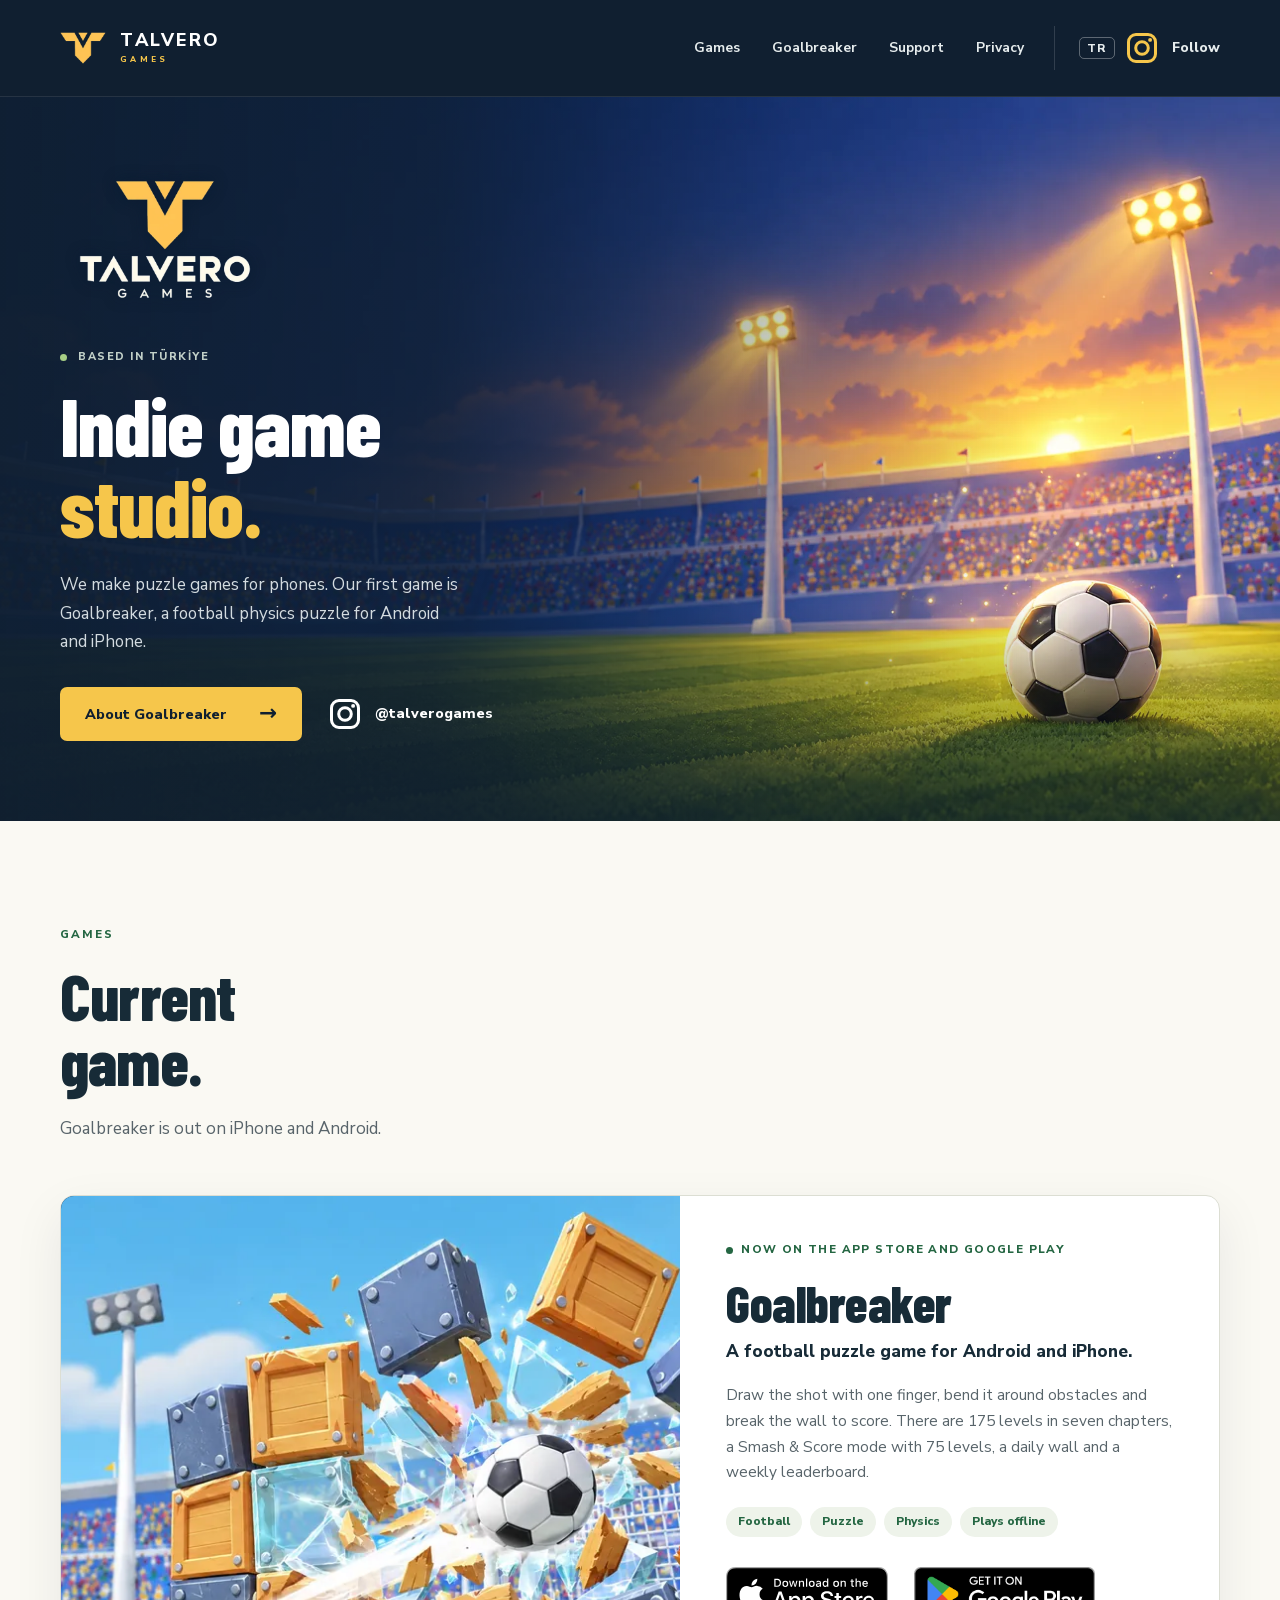
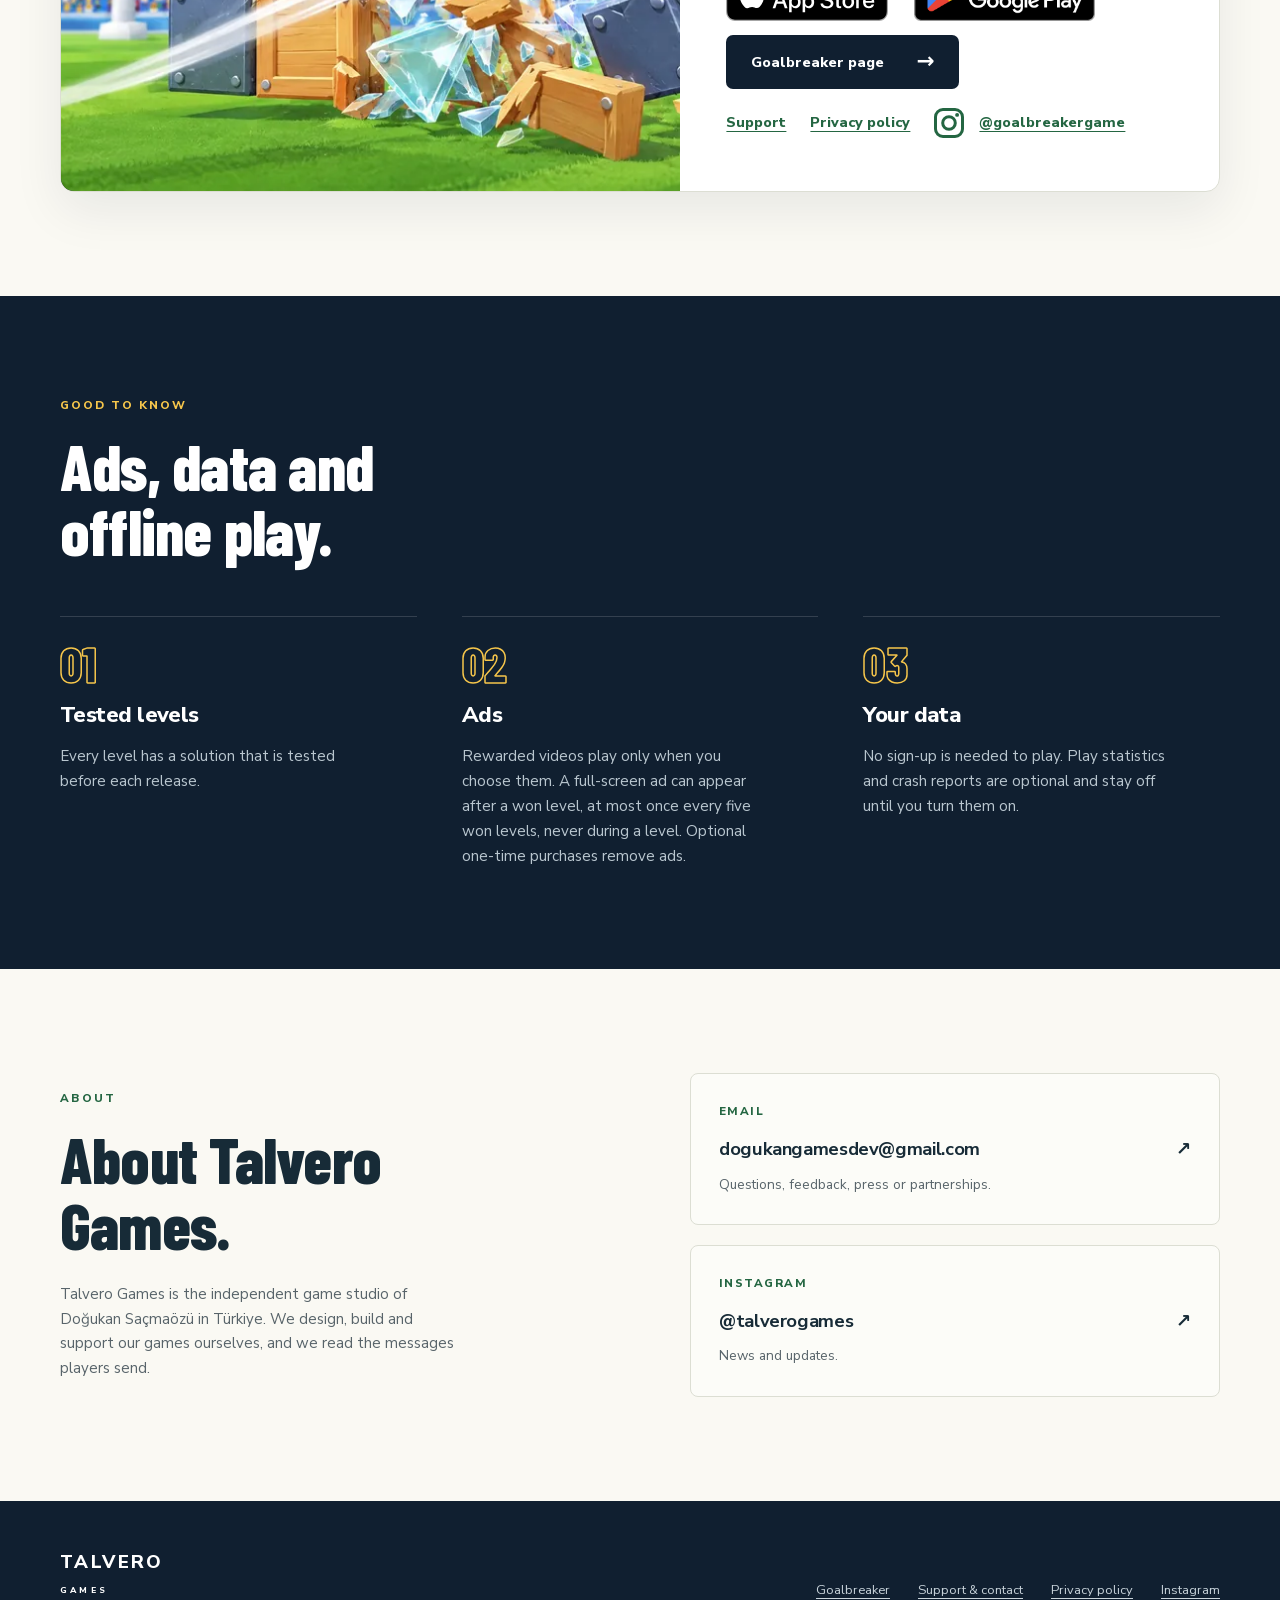
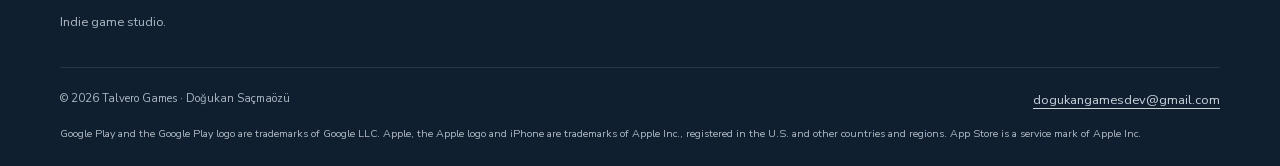
<file: index.html>
<!DOCTYPE html>
<html lang="en" data-alt-lang="tr" data-alt-href="/tr/">
  <head>
    <meta charset="utf-8">
    <meta name="viewport" content="width=device-width, initial-scale=1">
    <script>(function(d){var h=d.documentElement,a=h.getAttribute("data-alt-lang"),u=h.getAttribute("data-alt-href"),k="talvero-lang",s=null,b=0;try{s=localStorage.getItem(k)}catch(e){b=1}var n=((navigator.languages&&navigator.languages[0])||navigator.language||"").toLowerCase(),r=d.referrer,o=location.origin+"/";if(a==="tr"?s==="tr"||(!s&&/^tr(-|$)/.test(n)&&r.indexOf(o+"tr/")!==0&&!(b&&r.indexOf(o)===0)):s==="en")location.replace(u+location.hash);d.addEventListener("click",function(e){var l=e.target.closest&&e.target.closest("[data-set-lang]");if(l)try{localStorage.setItem(k,l.getAttribute("data-set-lang"))}catch(x){}})})(document);</script>
    <meta name="theme-color" content="#101f30">
    <meta name="referrer" content="strict-origin-when-cross-origin">
    <title>Talvero Games — Independent mobile game studio from Türkiye</title>
    <meta
      name="description"
      content="Talvero Games makes mobile games in Türkiye. Goalbreaker, a football puzzle game for Android and iPhone, is out now."
   >
    <link rel="canonical" href="https://talverogames.com/">
    <link rel="alternate" hreflang="en" href="https://talverogames.com/">
    <link rel="alternate" hreflang="tr" href="https://talverogames.com/tr/">
    <link rel="alternate" hreflang="x-default" href="https://talverogames.com/">
    <meta property="og:type" content="website">
    <meta property="og:site_name" content="Talvero Games">
    <meta property="og:locale" content="en_GB">
    <meta property="og:locale:alternate" content="tr_TR">
    <meta property="og:title" content="Talvero Games: indie game studio">
    <meta
      property="og:description"
      content="A mobile game studio in Türkiye. First game: Goalbreaker, a football puzzle for Android and iPhone."
   >
    <meta property="og:url" content="https://talverogames.com/">
    <meta property="og:image" content="https://talverogames.com/assets/studio-social.jpg">
    <meta property="og:image:width" content="1200">
    <meta property="og:image:height" content="630">
    <meta property="og:image:alt" content="The Talvero Games logo over a football stadium at dusk">
    <meta name="twitter:card" content="summary_large_image">
    <link rel="icon" href="assets/talvero-icon-192.png" type="image/png" sizes="192x192">
    <link rel="apple-touch-icon" href="assets/talvero-touch-icon-180.png">
    <link
      rel="preload"
      href="assets/fonts/barlow-condensed-800-latin.woff2"
      as="font"
      type="font/woff2"
      crossorigin
   >
    <link rel="stylesheet" href="style.css?v=20261113">
    <script type="application/ld+json">
{
  "@context": "https://schema.org",
  "@graph": [
    {
      "@type": "WebSite",
      "@id": "https://talverogames.com/#website",
      "name": "Talvero Games",
      "alternateName": "talverogames.com",
      "url": "https://talverogames.com/",
      "inLanguage": ["en", "tr"],
      "publisher": {
        "@id": "https://talverogames.com/#organization"
      }
    },
    {
      "@type": "Organization",
      "@id": "https://talverogames.com/#organization",
      "name": "Talvero Games",
      "url": "https://talverogames.com/",
      "logo": "https://talverogames.com/assets/talvero-logo-512.png",
      "description": "An independent mobile game studio from Türkiye, maker of the football puzzle game Goalbreaker.",
      "email": "dogukangamesdev@gmail.com",
      "address": {
        "@type": "PostalAddress",
        "addressCountry": "TR"
      },
      "founder": {
        "@type": "Person",
        "name": "Doğukan Saçmaözü"
      },
      "sameAs": [
        "https://www.instagram.com/talverogames/"
      ]
    }
  ]
}
    </script>
  </head>
  <body>
    <a class="skip-link" href="#main">Skip to content</a>
    <header class="site-header">
      <div class="container header-inner">
        <a class="studio-brand" href="./" aria-label="Talvero Games home"
          ><img src="assets/talvero-emblem-144.webp" width="144" height="102" alt=""
          ><span>TALVERO <small>GAMES</small></span></a>
        <nav aria-label="Main navigation">
          <a class="nav-games" href="#games">Games</a>
          <a href="goalbreaker/">Goalbreaker</a>
          <a href="goalbreaker/support/">Support</a>
          <a href="goalbreaker/privacy/">Privacy</a>
        </nav>
        <div class="header-tools">
          <a class="lang-switch" href="tr/" hreflang="tr" lang="tr" data-set-lang="tr"
            ><span class="lang-code">TR</span
            ><span class="visually-hidden"> – Türkçe</span></a
          ><a class="nav-ig" href="https://www.instagram.com/talverogames/" rel="noopener"
            ><svg class="ig-glyph" viewBox="2 2 20 20" width="30" height="30" aria-hidden="true" focusable="false"><rect x="3" y="3" width="18" height="18" rx="5" fill="none" stroke="currentColor" stroke-width="2"/><circle cx="12" cy="12" r="4.2" fill="none" stroke="currentColor" stroke-width="2"/><circle cx="17.4" cy="6.6" r="1.3" fill="currentColor"/></svg><span class="nav-ig-label" aria-hidden="true">Follow</span
            ><span class="visually-hidden">Follow Talvero Games on Instagram</span></a
          >
        </div>
      </div>
    </header>
    <main id="main">
      <section class="studio-hero" aria-labelledby="studio-title">
        <picture class="studio-hero-media">
          <source media="(max-width: 800px)" srcset="assets/studio-hero-phone.webp">
          <source media="(max-width: 900px)" srcset="assets/studio-hero-1200.webp">
          <img
            src="assets/studio-hero.webp"
            width="1920"
            height="1086"
            alt=""
            fetchpriority="high"
         >
        </picture>
        <div class="container studio-hero-inner">
          <div class="studio-hero-copy">
            <img
              class="studio-mark"
              src="assets/talvero-mark.webp"
              width="640"
              height="478"
              alt="Talvero Games"
           >
            <p class="eyebrow">
              <span class="status-dot" aria-hidden="true"></span>Based in <span lang="tr">Türkiye</span>
            </p>
            <h1 id="studio-title">Indie game<br><span>studio.</span></h1>
            <p class="hero-description">
              We make puzzle games for phones. Our first game is Goalbreaker, a football physics puzzle for Android and iPhone.
            </p>
            <div class="hero-actions">
              <a class="button button-gold" href="goalbreaker/"
                >About Goalbreaker <span aria-hidden="true">→</span></a
              ><a class="hero-follow" href="https://www.instagram.com/talverogames/" rel="noopener"
                ><svg class="ig-glyph" viewBox="2 2 20 20" width="30" height="30" aria-hidden="true" focusable="false"><rect x="3" y="3" width="18" height="18" rx="5" fill="none" stroke="currentColor" stroke-width="2"/><circle cx="12" cy="12" r="4.2" fill="none" stroke="currentColor" stroke-width="2"/><circle cx="17.4" cy="6.6" r="1.3" fill="currentColor"/></svg><span>@talverogames</span
                ><span class="visually-hidden"> on Instagram</span></a
              >
            </div>
          </div>
        </div>
      </section>

      <section class="section container games-section" id="games" aria-labelledby="games-title">
        <div class="section-heading">
          <p class="eyebrow">Games</p>
          <h2 id="games-title">Current<br>game.</h2>
          <p>
            Goalbreaker is out on iPhone and Android.
          </p>
        </div>
        <article class="game-card" aria-labelledby="goalbreaker-title">
          <a class="game-card-media" href="goalbreaker/" tabindex="-1" aria-hidden="true"
            ><img
              src="assets/goalbreaker-art.webp"
              width="1400"
              height="600"
              alt=""
              loading="lazy"
           ></a>
          <div class="game-card-body">
            <p class="game-status">
              <span class="status-dot" aria-hidden="true"></span>Now on the
              App&nbsp;Store and Google&nbsp;Play
            </p>
            <h3 id="goalbreaker-title">Goalbreaker</h3>
            <p class="game-tagline">A football puzzle game for Android and iPhone.</p>
            <p>
              Draw the shot with one finger, bend it around obstacles and break the wall to score. There are 175 levels in seven chapters, a Smash &amp; Score mode with 75 levels, a daily wall and a weekly leaderboard.
            </p>
            <ul class="game-tags">
              <li>Football</li>
              <li>Puzzle</li>
              <li>Physics</li>
              <li>Plays offline</li>
            </ul>
            <div class="game-links">
              <a class="store-badge store-badge-apple" href="https://apps.apple.com/app/goalbreaker-football-puzzle/id6824697422" rel="noopener"
                ><img
                  src="assets/app-store-badge-en.svg"
                  width="120"
                  height="40"
                  alt="Download on the App Store"
                  loading="lazy"
               ></a
              ><a class="store-badge" href="https://play.google.com/store/apps/details?id=com.dogukanscz.goalbreaker&amp;referrer=utm_source%3Dtalverogames%26utm_medium%3Dwebsite%26utm_campaign%3Dstudio_en" rel="noopener"
                ><img
                  src="assets/google-play-badge-en.webp"
                  width="564"
                  height="168"
                  alt="Get it on Google Play"
                  loading="lazy"
               ></a
              ><a class="button button-navy" href="goalbreaker/"
                >Goalbreaker page <span aria-hidden="true">→</span></a
              >
            </div>
            <div class="game-meta-links">
              <a href="goalbreaker/support/">Support</a
              ><a href="goalbreaker/privacy/">Privacy policy</a
              ><a href="https://www.instagram.com/goalbreakergame/" rel="noopener"
                ><svg class="ig-glyph" viewBox="2 2 20 20" width="30" height="30" aria-hidden="true" focusable="false"><rect x="3" y="3" width="18" height="18" rx="5" fill="none" stroke="currentColor" stroke-width="2"/><circle cx="12" cy="12" r="4.2" fill="none" stroke="currentColor" stroke-width="2"/><circle cx="17.4" cy="6.6" r="1.3" fill="currentColor"/></svg><span>@goalbreakergame</span
                ><span class="visually-hidden"> on Instagram</span></a
              >
            </div>
          </div>
        </article>
      </section>

      <section class="values-band" aria-labelledby="values-title">
        <div class="container">
          <p class="eyebrow">Good to know</p>
          <h2 id="values-title">Ads, data and<br>offline play.</h2>
          <div class="values-grid">
            <article>
              <span class="feature-number" aria-hidden="true">01</span>
              <h3>Tested levels</h3>
              <p>
                Every level has a solution that is tested before each release.
              </p>
            </article>
            <article>
              <span class="feature-number" aria-hidden="true">02</span>
              <h3>Ads</h3>
              <p>
                Rewarded videos play only when you choose them. A full-screen ad can appear after a won level, at most once every five won levels, never during a level. Optional one-time purchases remove ads.
              </p>
            </article>
            <article>
              <span class="feature-number" aria-hidden="true">03</span>
              <h3>Your data</h3>
              <p>
                No sign-up is needed to play. Play statistics and crash reports are
                optional and stay off until you turn them on.
              </p>
            </article>
          </div>
        </div>
      </section>

      <section class="section container studio-section" id="about" aria-labelledby="about-title">
        <div>
          <p class="eyebrow">About</p>
          <h2 id="about-title">About Talvero<br>Games.</h2>
          <p>
            Talvero Games is the independent game studio of Doğukan Saçmaözü in Türkiye. We design, build and support our games ourselves, and we read the messages players send.
          </p>
        </div>
        <div class="resource-links">
          <a href="mailto:dogukangamesdev@gmail.com"
            ><span class="resource-label">Email</span
            ><strong>dogukangamesdev@<wbr>gmail.com <span aria-hidden="true">↗</span></strong
            ><span>Questions, feedback, press or partnerships.</span></a
          ><a href="https://www.instagram.com/talverogames/" rel="noopener"
            ><span class="resource-label">Instagram</span
            ><strong>@talverogames <span aria-hidden="true">↗</span></strong
            ><span>News and updates.</span></a
          >
        </div>
      </section>
    </main>
    <footer class="site-footer">
      <div class="container footer-top">
        <div>
          <a class="studio" href="./">TALVERO<span>GAMES</span></a>
          <p>Indie game studio.</p>
        </div>
        <nav aria-label="Footer navigation">
          <a href="goalbreaker/">Goalbreaker</a
          ><a href="goalbreaker/support/">Support &amp; contact</a
          ><a href="goalbreaker/privacy/">Privacy policy</a
          ><a href="https://www.instagram.com/talverogames/" rel="noopener">Instagram</a>
        </nav>
      </div>
      <div class="container footer-bottom">
        <p>© 2026 Talvero Games · Doğukan Saçmaözü</p>
        <a href="mailto:dogukangamesdev@gmail.com">dogukangamesdev@gmail.com</a>
      </div>
      <p class="container footer-legal">
        Google Play and the Google Play logo are trademarks of Google LLC.
        Apple, the Apple logo and iPhone are trademarks of Apple Inc.,
        registered in the U.S. and other countries and regions. App Store is a
        service mark of Apple Inc.
      </p>
    </footer>
  </body>
</html>
</file>
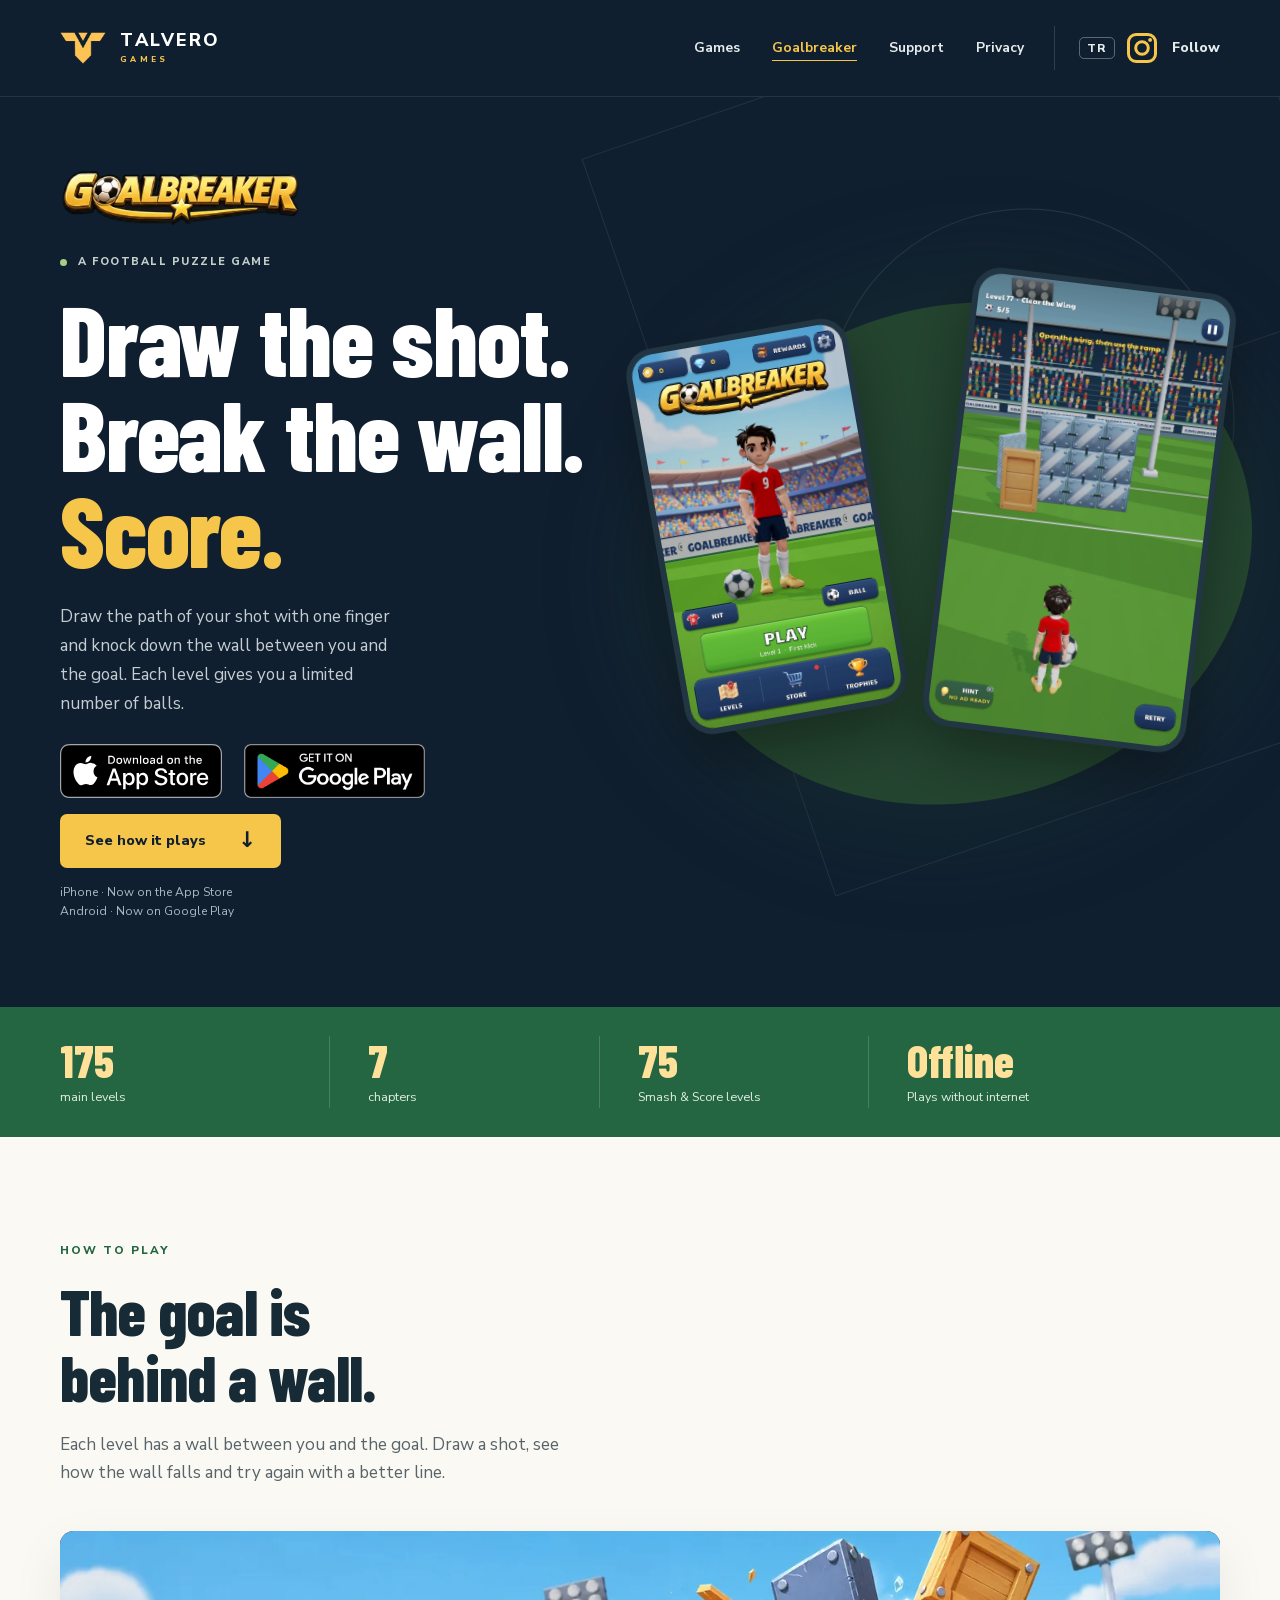
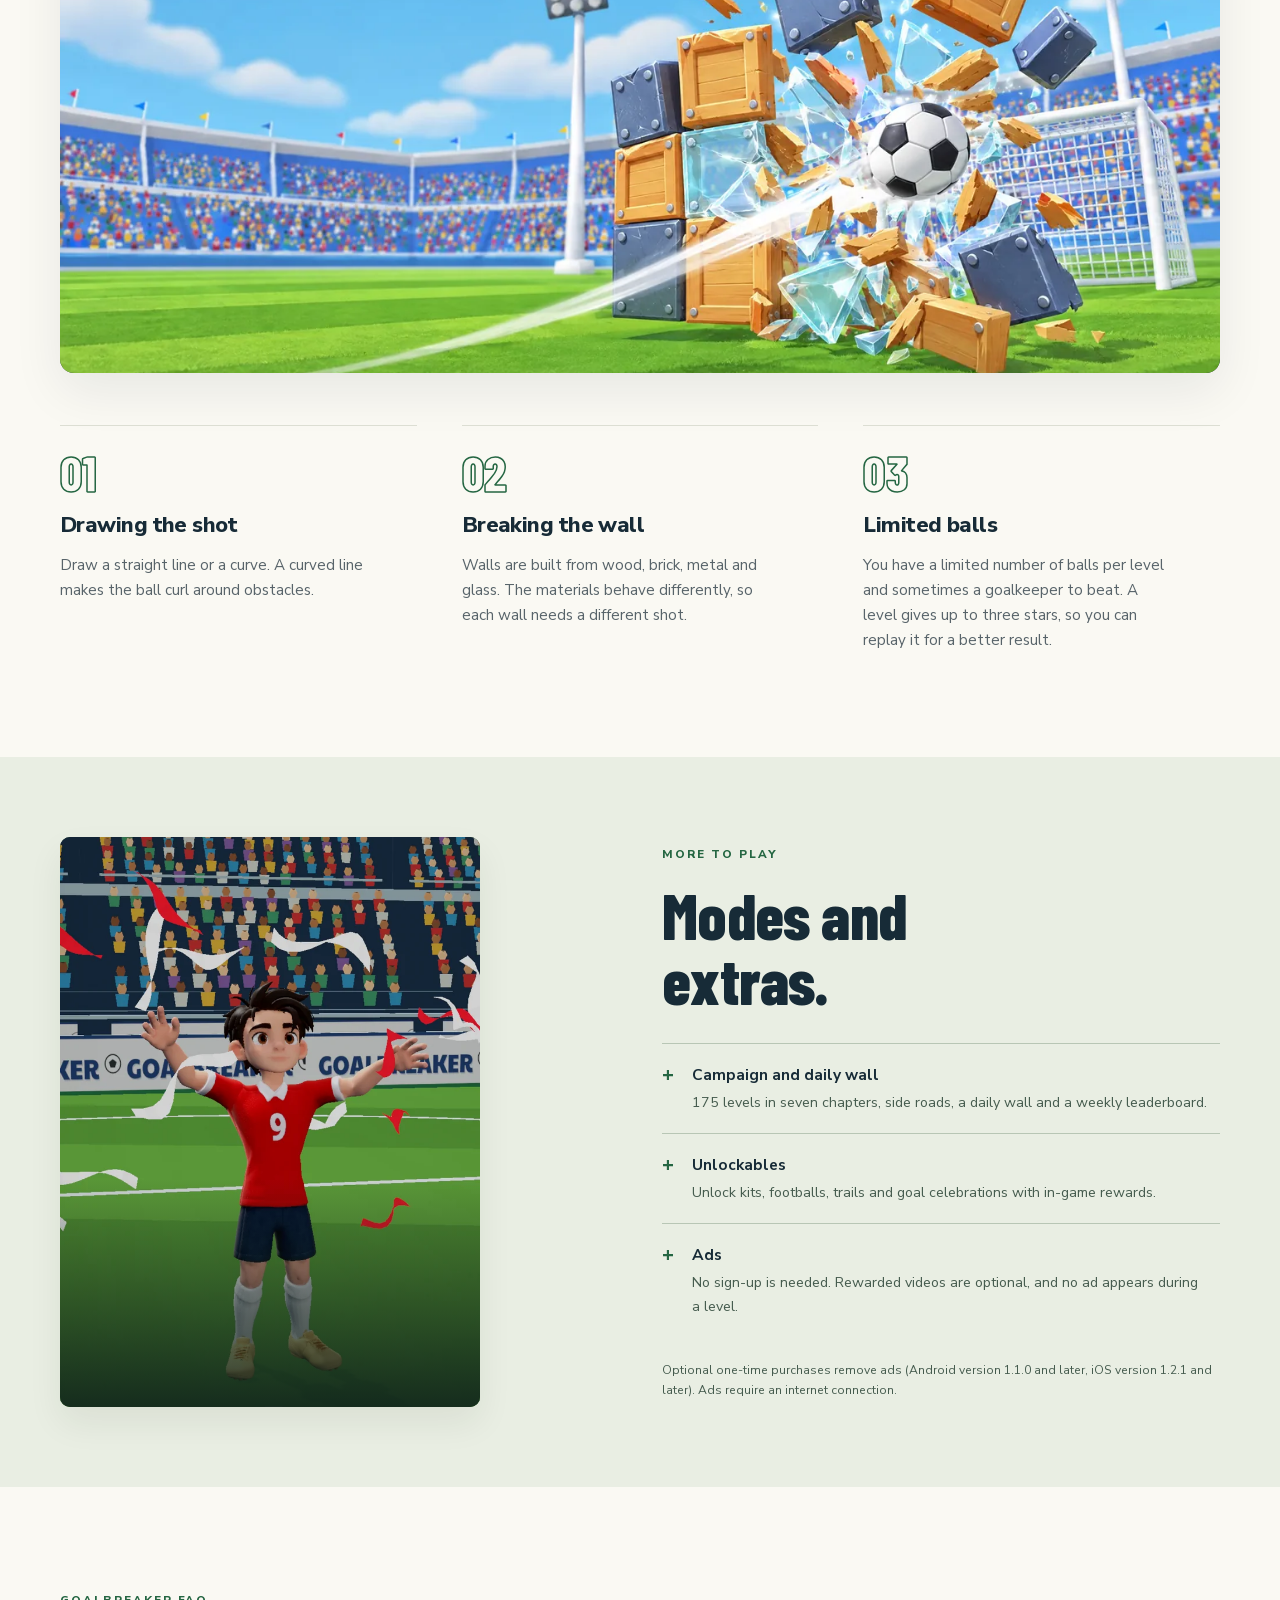
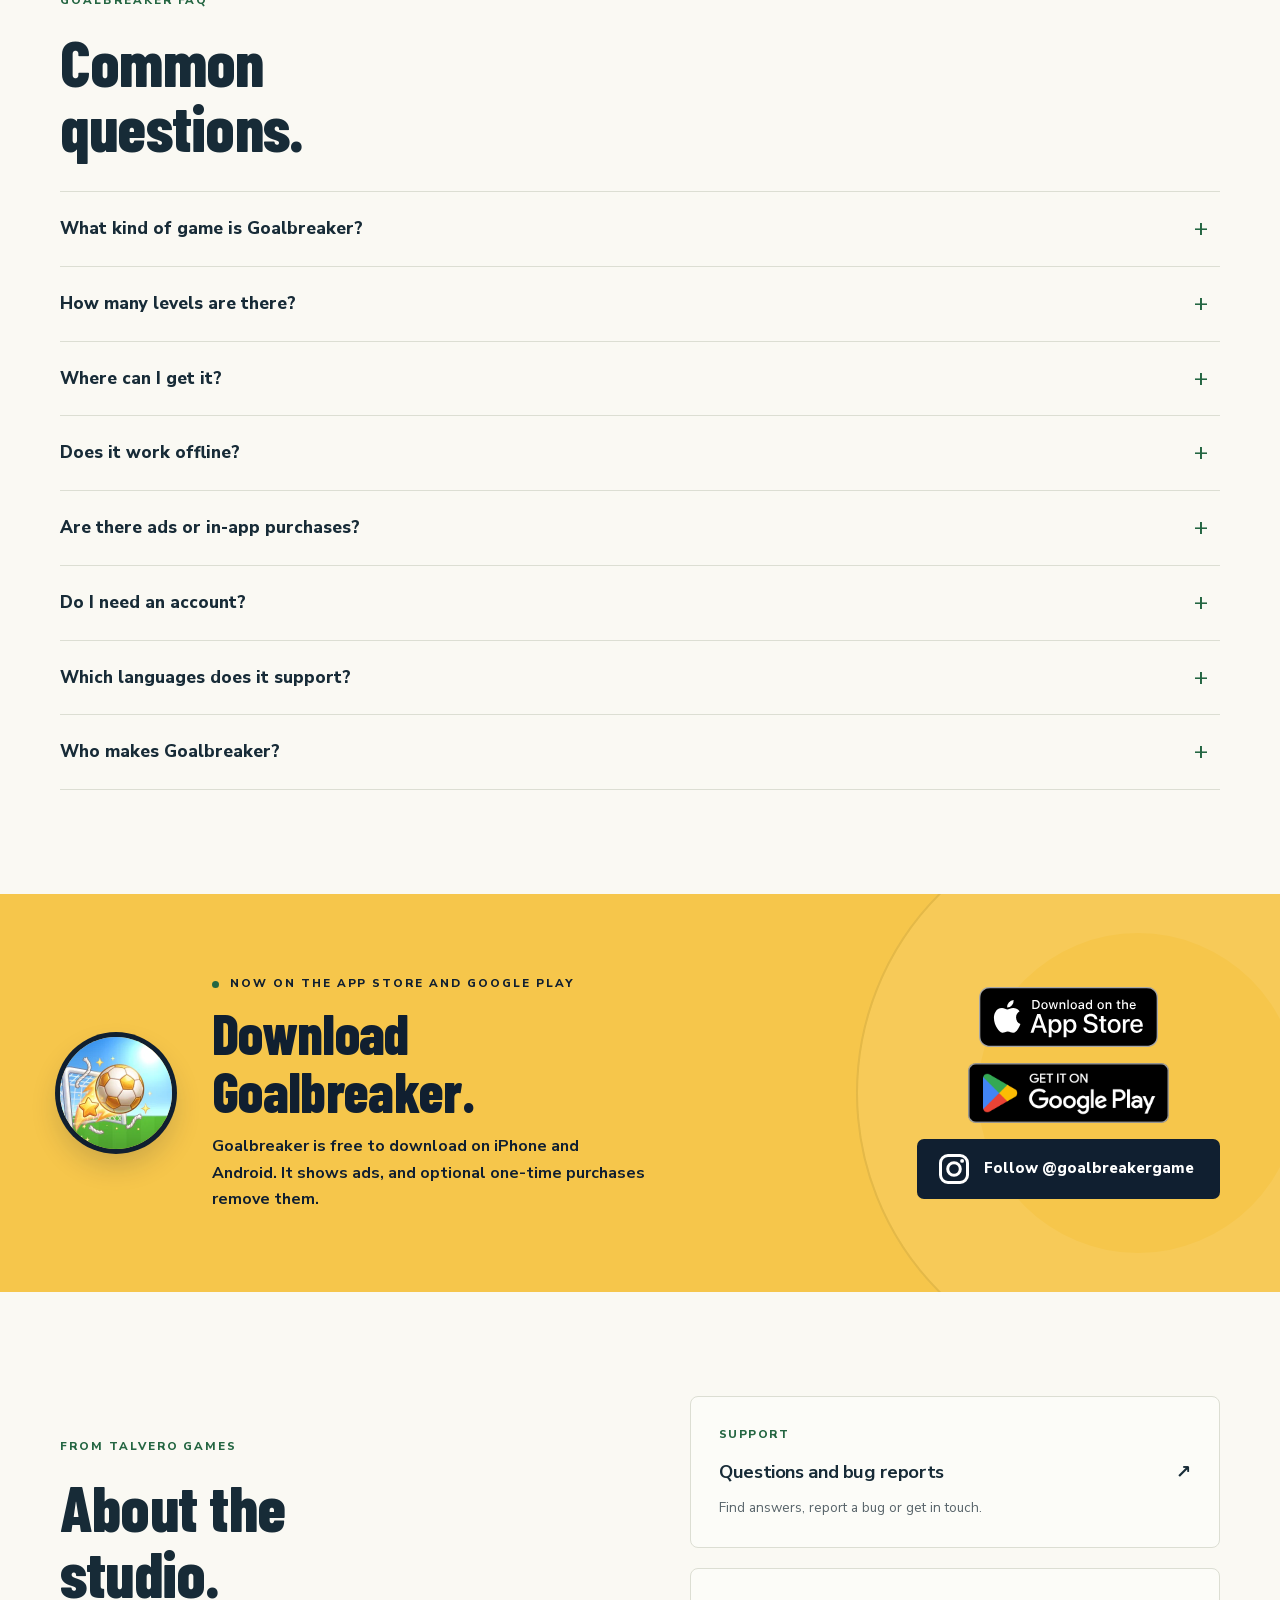
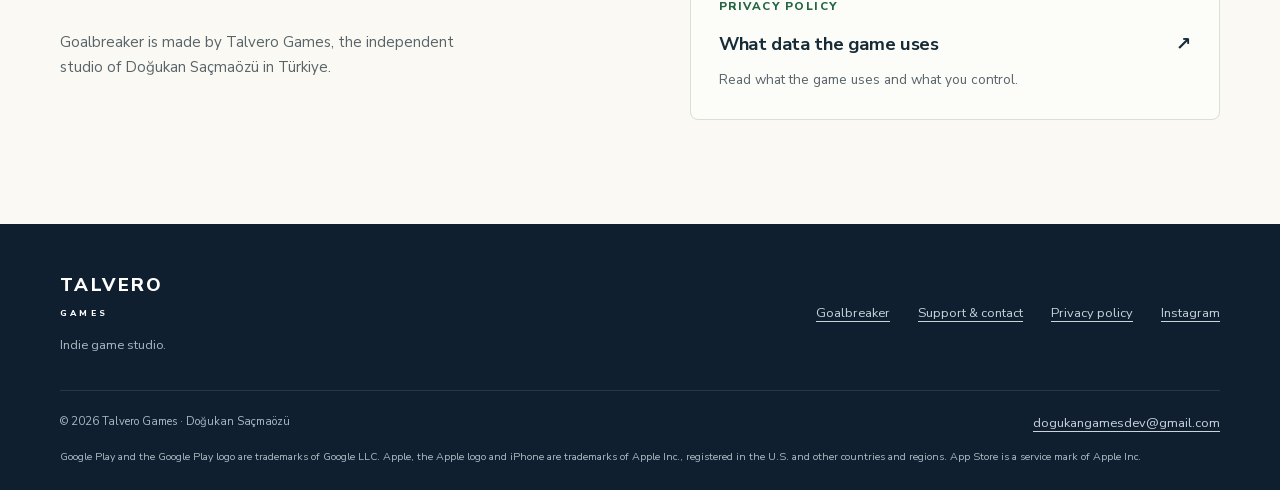
<file: goalbreaker/index.html>
<!DOCTYPE html>
<html lang="en" data-alt-lang="tr" data-alt-href="/tr/goalbreaker/">
  <head>
    <meta charset="utf-8">
    <meta name="viewport" content="width=device-width, initial-scale=1">
    <script>(function(d){var h=d.documentElement,a=h.getAttribute("data-alt-lang"),u=h.getAttribute("data-alt-href"),k="talvero-lang",s=null,b=0;try{s=localStorage.getItem(k)}catch(e){b=1}var n=((navigator.languages&&navigator.languages[0])||navigator.language||"").toLowerCase(),r=d.referrer,o=location.origin+"/";if(a==="tr"?s==="tr"||(!s&&/^tr(-|$)/.test(n)&&r.indexOf(o+"tr/")!==0&&!(b&&r.indexOf(o)===0)):s==="en")location.replace(u+location.hash);d.addEventListener("click",function(e){var l=e.target.closest&&e.target.closest("[data-set-lang]");if(l)try{localStorage.setItem(k,l.getAttribute("data-set-lang"))}catch(x){}})})(document);</script>
    <meta name="theme-color" content="#101f30">
    <meta name="referrer" content="strict-origin-when-cross-origin">
    <title>Goalbreaker: Football Puzzle · Talvero Games</title>
    <meta
      name="description"
      content="Goalbreaker is a football (soccer) puzzle game for Android and iPhone. Draw the shot, break the wall and score across 175 levels. Plays offline, no sign-up."
   >
    <link
      rel="canonical"
      href="https://talverogames.com/goalbreaker/"
   >
    <link rel="alternate" hreflang="en" href="https://talverogames.com/goalbreaker/">
    <link rel="alternate" hreflang="tr" href="https://talverogames.com/tr/goalbreaker/">
    <link rel="alternate" hreflang="x-default" href="https://talverogames.com/goalbreaker/">
    <meta property="og:type" content="website">
    <meta property="og:site_name" content="Goalbreaker · Talvero Games">
    <meta property="og:locale" content="en_GB">
    <meta property="og:locale:alternate" content="tr_TR">
    <meta
      property="og:title"
      content="Goalbreaker: Football Puzzle for Android and iPhone"
   >
    <meta
      property="og:description"
      content="Goalbreaker is a football (soccer) puzzle game for Android and iPhone. Draw the shot, break the wall and score across 175 levels. Plays offline, no sign-up."
   >
    <meta
      property="og:url"
      content="https://talverogames.com/goalbreaker/"
   >
    <meta
      property="og:image"
      content="https://talverogames.com/assets/goalbreaker-feature.jpg"
   >
    <meta property="og:image:width" content="1024">
    <meta property="og:image:height" content="500">
    <meta
      property="og:image:alt"
      content="Goalbreaker: Draw the shot. Break the wall. Score."
   >
    <meta name="twitter:card" content="summary_large_image">
    <link rel="icon" href="../assets/icon.png" type="image/png">
    <link
      rel="preload"
      href="../assets/fonts/barlow-condensed-800-latin.woff2"
      as="font"
      type="font/woff2"
      crossorigin
   >
    <link rel="stylesheet" href="../style.css?v=20261113">
    <script type="application/ld+json">
{
  "@context": "https://schema.org",
  "@graph": [
    {
      "@type": [
        "VideoGame",
        "MobileApplication"
      ],
      "@id": "https://talverogames.com/goalbreaker/#game",
      "name": "Goalbreaker",
      "alternateName": "Goalbreaker: Football Puzzle",
      "url": "https://talverogames.com/goalbreaker/",
      "description": "Goalbreaker is a football (soccer) puzzle game by Talvero Games for Android and iPhone: draw the shot, break the wall and score across 175 levels in seven chapters.",
      "image": "https://talverogames.com/assets/goalbreaker-feature.jpg",
      "screenshot": [
        "https://talverogames.com/assets/gameplay.webp",
        "https://talverogames.com/assets/home.webp",
        "https://talverogames.com/assets/celebration.webp"
      ],
      "genre": [
        "Puzzle",
        "Sports"
      ],
      "gamePlatform": [
        "Android",
        "iOS"
      ],
      "operatingSystem": [
        "Android",
        "iOS"
      ],
      "applicationCategory": "GameApplication",
      "inLanguage": [
        "en",
        "tr"
      ],
      "author": {
        "@type": "Person",
        "name": "Doğukan Saçmaözü"
      },
      "publisher": {
        "@type": "Organization",
        "@id": "https://talverogames.com/#organization",
        "name": "Talvero Games",
        "url": "https://talverogames.com/"
      },
      "sameAs": [
        "https://apps.apple.com/app/goalbreaker-football-puzzle/id6824697422",
        "https://play.google.com/store/apps/details?id=com.dogukanscz.goalbreaker",
        "https://www.instagram.com/goalbreakergame/"
      ]
    },
    {
      "@type": "BreadcrumbList",
      "itemListElement": [
        {
          "@type": "ListItem",
          "position": 1,
          "name": "Talvero Games",
          "item": "https://talverogames.com/"
        },
        {
          "@type": "ListItem",
          "position": 2,
          "name": "Goalbreaker"
        }
      ]
    }
  ]
}
    </script>
  </head>
  <body>
    <a class="skip-link" href="#main">Skip to content</a>
    <header class="site-header">
      <div class="container header-inner">
        <a class="studio-brand" href="../" aria-label="Talvero Games home"
          ><img src="../assets/talvero-emblem-144.webp" width="144" height="102" alt=""
          ><span>TALVERO <small>GAMES</small></span></a>
        <nav aria-label="Main navigation">
          <a class="nav-games" href="../#games">Games</a>
          <a href="../goalbreaker/" aria-current="page">Goalbreaker</a>
          <a href="../goalbreaker/support/">Support</a>
          <a href="../goalbreaker/privacy/">Privacy</a>
        </nav>
        <div class="header-tools">
          <a class="lang-switch" href="../tr/goalbreaker/" hreflang="tr" lang="tr" data-set-lang="tr"
            ><span class="lang-code">TR</span
            ><span class="visually-hidden"> – Türkçe</span></a
          ><a class="nav-ig" href="https://www.instagram.com/goalbreakergame/" rel="noopener"
            ><svg class="ig-glyph" viewBox="2 2 20 20" width="30" height="30" aria-hidden="true" focusable="false"><rect x="3" y="3" width="18" height="18" rx="5" fill="none" stroke="currentColor" stroke-width="2"/><circle cx="12" cy="12" r="4.2" fill="none" stroke="currentColor" stroke-width="2"/><circle cx="17.4" cy="6.6" r="1.3" fill="currentColor"/></svg><span class="nav-ig-label" aria-hidden="true">Follow</span
            ><span class="visually-hidden">Follow Goalbreaker on Instagram</span></a
          >
        </div>
      </div>
    </header>
    <main id="main">
      <section class="hero" aria-labelledby="hero-title">
        <div class="pitch-lines" aria-hidden="true"></div>
        <div class="container hero-inner">
          <div class="hero-copy">
            <img
              class="game-logo"
              src="../assets/logo-goalbreaker.webp"
              width="640"
              height="155"
              alt="Goalbreaker"
           >
            <p class="eyebrow">
              <span class="status-dot" aria-hidden="true"></span>A football
              puzzle game
            </p>
            <h1 id="hero-title">
              Draw the shot.<br>Break the wall.<br><span>Score.</span>
            </h1>
            <p class="hero-description">
              Draw the path of your shot with one finger and knock down the wall between you and the goal. Each level gives you a limited number of balls.
            </p>
            <div class="game-hero-actions">
              <a class="store-badge store-badge-apple" href="https://apps.apple.com/app/goalbreaker-football-puzzle/id6824697422" rel="noopener"
                ><img
                  src="../assets/app-store-badge-en.svg"
                  width="120"
                  height="40"
                  alt="Download on the App Store"
               ></a
              ><a class="store-badge" href="https://play.google.com/store/apps/details?id=com.dogukanscz.goalbreaker&amp;referrer=utm_source%3Dtalverogames%26utm_medium%3Dwebsite%26utm_campaign%3Dgoalbreaker_en" rel="noopener"
                ><img
                  src="../assets/google-play-badge-en.webp"
                  width="564"
                  height="168"
                  alt="Get it on Google Play"
               ></a
              ><a class="button button-gold" href="#game"
                >See how it plays <span aria-hidden="true">↓</span></a
              >
            </div>
            <p class="hero-note">iPhone · Now on the App&nbsp;Store<br>Android · Now on Google Play</p>
          </div>
          <div class="hero-art">
            <div class="art-orbit" aria-hidden="true"></div>
            <figure class="game-frame frame-home">
              <img
                src="../assets/home.webp"
                alt="Goalbreaker home screen with a footballer, customisation options and the Play button"
                width="720"
                height="1280"
                fetchpriority="high"
             >
            </figure>
            <figure class="game-frame frame-play">
              <img
                src="../assets/gameplay.webp"
                alt="A Goalbreaker puzzle: a striker faces a wall of metal blocks, a wooden barrier and a ramp"
                width="720"
                height="1280"
                fetchpriority="high"
             >
            </figure>
          </div>
        </div>
      </section>

      <section class="stats-band" aria-label="Game highlights">
        <div class="container stats">
          <p><strong>175</strong><span>main levels</span></p>
          <p><strong>7</strong><span>chapters</span></p>
          <p><strong>75</strong><span>Smash &amp; Score levels</span></p>
          <p><strong>Offline</strong><span>Plays without internet</span></p>
        </div>
      </section>

      <section
        class="section container game-intro"
        id="game"
        aria-labelledby="game-title"
      >
        <div class="section-heading">
          <p class="eyebrow">How to play</p>
          <h2 id="game-title">The goal is<br>behind a wall.</h2>
          <p>
            Each level has a wall between you and the goal. Draw a shot, see how the wall falls and try again with a better line.
          </p>
        </div>
        <figure class="intro-art">
          <img
            src="../assets/goalbreaker-art.webp"
            width="1400"
            height="600"
            alt="Goalbreaker artwork: a football smashing through a wall of wooden crates, metal blocks and glass"
            loading="lazy"
         >
        </figure>
        <div class="feature-grid">
          <article>
            <span class="feature-number" aria-hidden="true">01</span>
            <h3>Drawing the shot</h3>
            <p>
              Draw a straight line or a curve. A curved line makes the ball curl around obstacles.
            </p>
          </article>
          <article>
            <span class="feature-number" aria-hidden="true">02</span>
            <h3>Breaking the wall</h3>
            <p>
              Walls are built from wood, brick, metal and glass. The materials behave differently, so each wall needs a different shot.
            </p>
          </article>
          <article>
            <span class="feature-number" aria-hidden="true">03</span>
            <h3>Limited balls</h3>
            <p>
              You have a limited number of balls per level and sometimes a goalkeeper to beat. A level gives up to three stars, so you can replay it for a better result.
            </p>
          </article>
        </div>
      </section>

      <section class="victory-section" aria-labelledby="victory-title">
        <div class="container victory-inner">
          <figure class="victory-image">
            <img
              src="../assets/celebration.webp"
              alt="The Goalbreaker striker celebrates a goal as red and white confetti falls across the pitch"
              width="720"
              height="1280"
              loading="lazy"
           >
          </figure>
          <div class="victory-copy">
            <p class="eyebrow">More to play</p>
            <h2 id="victory-title">Modes and<br>extras.</h2>
            <ul class="game-extras">
              <li>
                <strong>Campaign and daily wall</strong
                ><span>175 levels in seven chapters, side roads, a daily wall and a weekly leaderboard.</span>
              </li>
              <li>
                <strong>Unlockables</strong
                ><span
                  >Unlock kits, footballs, trails and goal celebrations with
                  in-game rewards.</span
                >
              </li>
              <li>
                <strong>Ads</strong
                ><span
                  >No sign-up is needed. Rewarded videos are optional, and no ad appears during a level.</span
                >
              </li>
            </ul>
            <p class="small-note">
              Optional one-time purchases remove ads (Android version 1.1.0
              and later, iOS version 1.2.1 and later). Ads require an internet
              connection.
            </p>
          </div>
        </div>
      </section>

      <section
        class="section container faq-section game-faq"
        id="faq"
        aria-labelledby="faq-title"
      >
        <div class="section-heading">
          <p class="eyebrow">Goalbreaker FAQ</p>
          <h2 id="faq-title">Common<br>questions.</h2>
        </div>
        <div class="faq-list">
          <details>
            <summary>What kind of game is Goalbreaker?</summary>
            <div class="faq-answer">
              <p>
                A football (soccer) puzzle game for iPhone and Android. Each
                level puts a
                wall between you and the goal: draw your shot with one finger,
                bend it around obstacles and bring the wall down to score.
              </p>
            </div>
          </details>
          <details>
            <summary>How many levels are there?</summary>
            <div class="faq-answer">
              <p>
                175 main levels in seven chapters. Smash &amp; Score, a second mode, has 75 levels where you tap to shoot and clear a platform. There are also side roads, a daily wall and a weekly leaderboard.
              </p>
            </div>
          </details>
          <details>
            <summary>Where can I get it?</summary>
            <div class="faq-answer">
              <p>
                Goalbreaker is out for iPhone and Android:
                <a href="https://apps.apple.com/app/goalbreaker-football-puzzle/id6824697422" rel="noopener">download it on the App&nbsp;Store</a>
                or
                <a href="https://play.google.com/store/apps/details?id=com.dogukanscz.goalbreaker&amp;referrer=utm_source%3Dtalverogames%26utm_medium%3Dwebsite%26utm_campaign%3Dgoalbreaker_en" rel="noopener">get it on Google Play</a>.
                News and updates are on Instagram at
                <a href="https://www.instagram.com/goalbreakergame/" rel="noopener">@goalbreakergame</a>.
              </p>
            </div>
          </details>
          <details>
            <summary>Does it work offline?</summary>
            <div class="faq-answer">
              <p>
                Yes. Levels, unlocks and your progress work offline. Ads need an
                internet connection.
              </p>
            </div>
          </details>
          <details>
            <summary>Are there ads or in-app purchases?</summary>
            <div class="faq-answer">
              <p>
                A rewarded video plays only when you choose one for an extra
                boost or an in-game reward. From version 1.0.6, a full-screen ad
                can also appear when you leave the results of a won level, at
                most once every five won levels and never during a level. From
                version 1.1.0 on Android and version 1.2.1 on iOS, optional
                one-time purchases remove ads.
                <a href="support/">Support</a> has the details.
              </p>
            </div>
          </details>
          <details>
            <summary>Do I need an account?</summary>
            <div class="faq-answer">
              <p>
                No sign-up is needed to play. Your progress is stored on your
                device. The optional online leaderboard uses an anonymous
                player ID and a nickname you choose; see the
                <a href="leaderboard-rules/">leaderboard rules</a>.
              </p>
            </div>
          </details>
          <details>
            <summary>Which languages does it support?</summary>
            <div class="faq-answer">
              <p>
                The game is in English and Turkish.
              </p>
            </div>
          </details>
          <details>
            <summary>Who makes Goalbreaker?</summary>
            <div class="faq-answer">
              <p>
                <a href="../">Talvero Games</a>, the independent studio of Doğukan Saçmaözü in Türkiye.
              </p>
            </div>
          </details>
        </div>
      </section>

      <section class="launch-band" aria-labelledby="launch-title">
        <div class="container launch-inner">
          <img
            class="launch-avatar"
            src="../assets/ig-goalbreakergame.webp"
            width="224"
            height="224"
            alt=""
            loading="lazy"
         >
          <div class="launch-copy">
            <p class="eyebrow">
              <span class="status-dot" aria-hidden="true"></span>Now on the
              App&nbsp;Store and Google Play
            </p>
            <h2 id="launch-title">Download<br>Goalbreaker.</h2>
            <p>
              Goalbreaker is free to download on iPhone and Android. It shows ads, and optional one-time purchases remove them.
            </p>
          </div>
          <div class="launch-actions">
            <a class="store-badge store-badge-apple" href="https://apps.apple.com/app/goalbreaker-football-puzzle/id6824697422" rel="noopener"
              ><img
                src="../assets/app-store-badge-en.svg"
                width="120"
                height="40"
                alt="Download on the App Store"
                loading="lazy"
             ></a
            ><a class="store-badge" href="https://play.google.com/store/apps/details?id=com.dogukanscz.goalbreaker&amp;referrer=utm_source%3Dtalverogames%26utm_medium%3Dwebsite%26utm_campaign%3Dgoalbreaker_en" rel="noopener"
              ><img
                src="../assets/google-play-badge-en.webp"
                width="564"
                height="168"
                alt="Get it on Google Play"
                loading="lazy"
             ></a
            ><a
              class="button button-navy"
              href="https://www.instagram.com/goalbreakergame/"
              rel="noopener"
              ><svg class="ig-glyph" viewBox="2 2 20 20" width="30" height="30" aria-hidden="true" focusable="false"><rect x="3" y="3" width="18" height="18" rx="5" fill="none" stroke="currentColor" stroke-width="2"/><circle cx="12" cy="12" r="4.2" fill="none" stroke="currentColor" stroke-width="2"/><circle cx="17.4" cy="6.6" r="1.3" fill="currentColor"/></svg><span>Follow @goalbreakergame</span
              ><span class="visually-hidden"> on Instagram</span></a
            >
          </div>
        </div>
      </section>

      <section
        class="section container studio-section"
        aria-labelledby="studio-title"
      >
        <div>
          <p class="eyebrow"><a href="../">From Talvero Games</a></p>
          <h2 id="studio-title">About the<br>studio.</h2>
          <p>
            Goalbreaker is made by Talvero Games, the independent studio of Doğukan Saçmaözü in Türkiye.
          </p>
        </div>
        <div class="resource-links">
          <a href="support/"
            ><span class="resource-label">Support</span
            ><strong
              >Questions and bug reports
              <span aria-hidden="true">↗</span></strong
            ><span>Find answers, report a bug or get in touch.</span></a
          ><a href="privacy/"
            ><span class="resource-label">Privacy policy</span
            ><strong
              >What data the game uses
              <span aria-hidden="true">↗</span></strong
            ><span>Read what the game uses and what you control.</span></a
          >
        </div>
      </section>
    </main>
    <footer class="site-footer">
      <div class="container footer-top">
        <div>
          <a class="studio" href="../">TALVERO<span>GAMES</span></a>
          <p>Indie game studio.</p>
        </div>
        <nav aria-label="Footer navigation">
          <a href="../goalbreaker/">Goalbreaker</a
          ><a href="../goalbreaker/support/">Support &amp; contact</a
          ><a href="../goalbreaker/privacy/">Privacy policy</a
          ><a href="https://www.instagram.com/talverogames/" rel="noopener">Instagram</a>
        </nav>
      </div>
      <div class="container footer-bottom">
        <p>© 2026 Talvero Games · Doğukan Saçmaözü</p>
        <a href="mailto:dogukangamesdev@gmail.com">dogukangamesdev@gmail.com</a>
      </div>
      <p class="container footer-legal">
        Google Play and the Google Play logo are trademarks of Google LLC.
        Apple, the Apple logo and iPhone are trademarks of Apple Inc.,
        registered in the U.S. and other countries and regions. App Store is a
        service mark of Apple Inc.
      </p>
    </footer>
  </body>
</html>
</file>
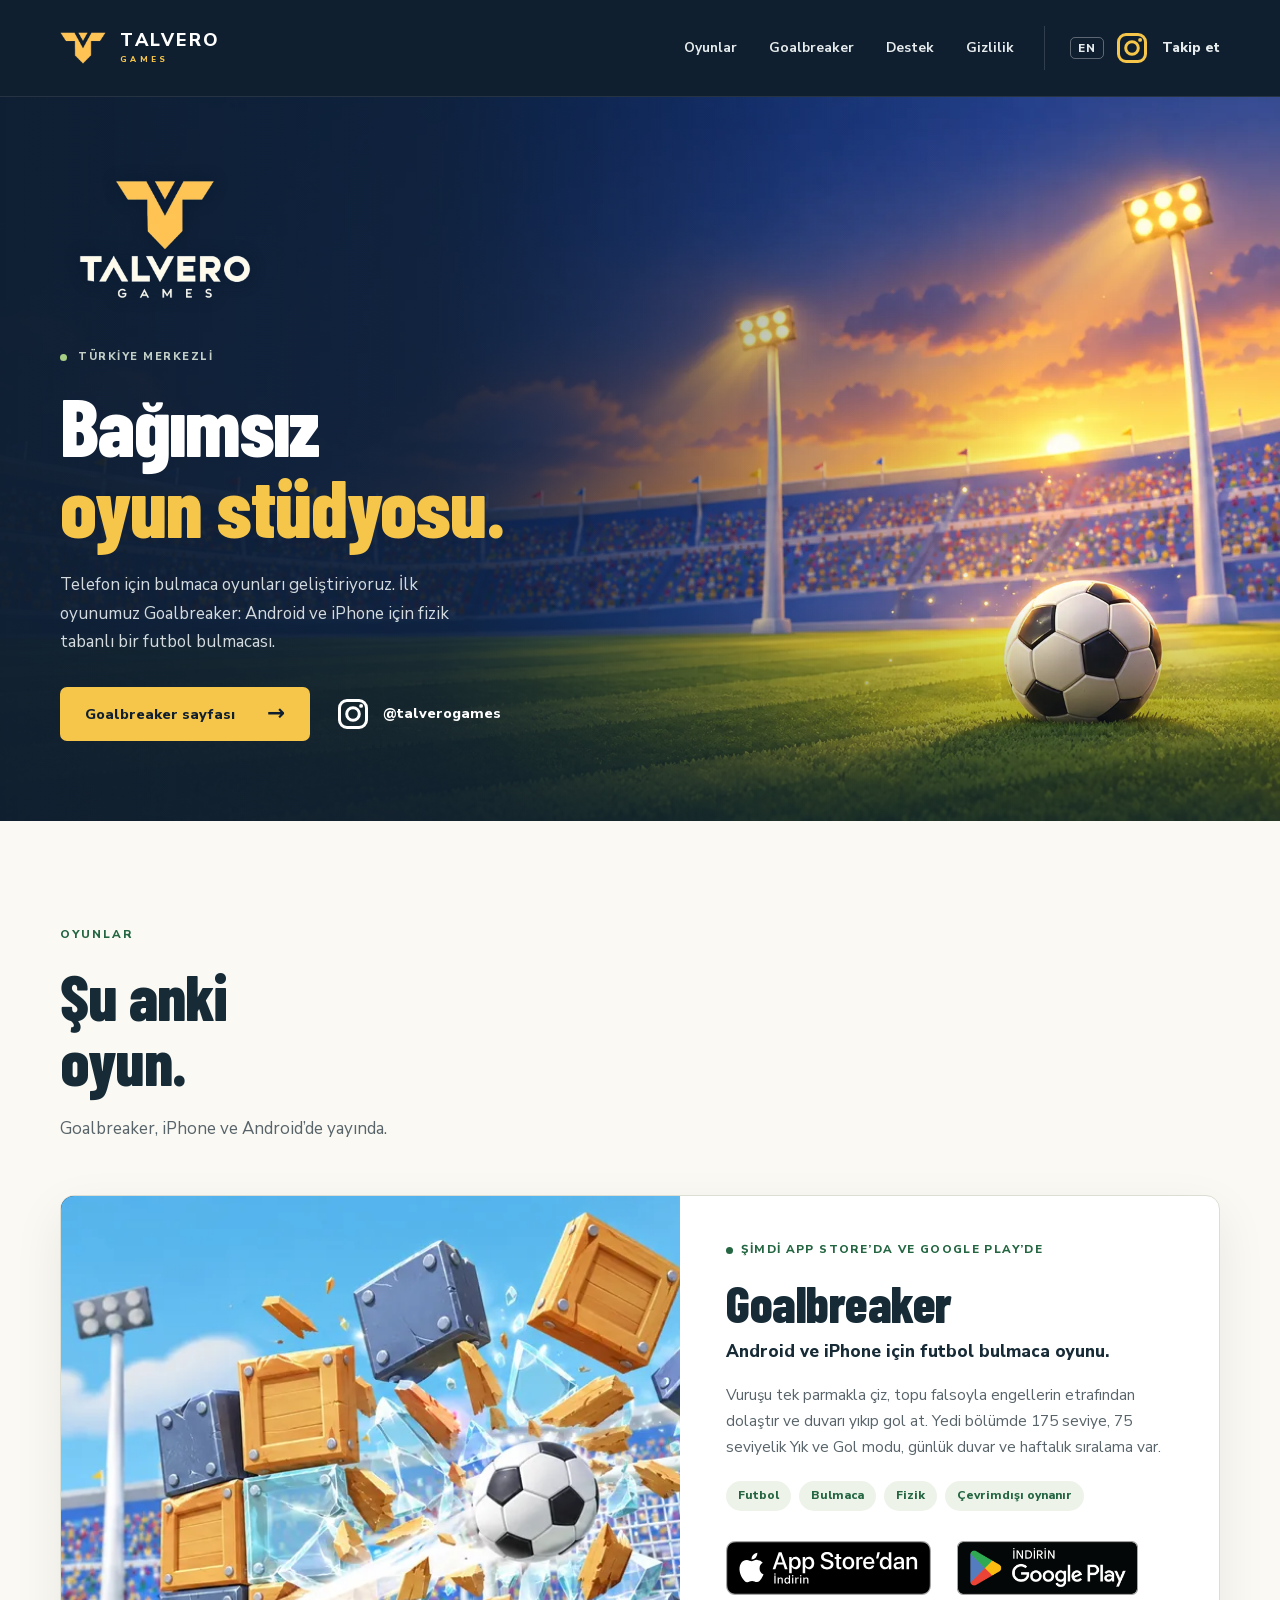
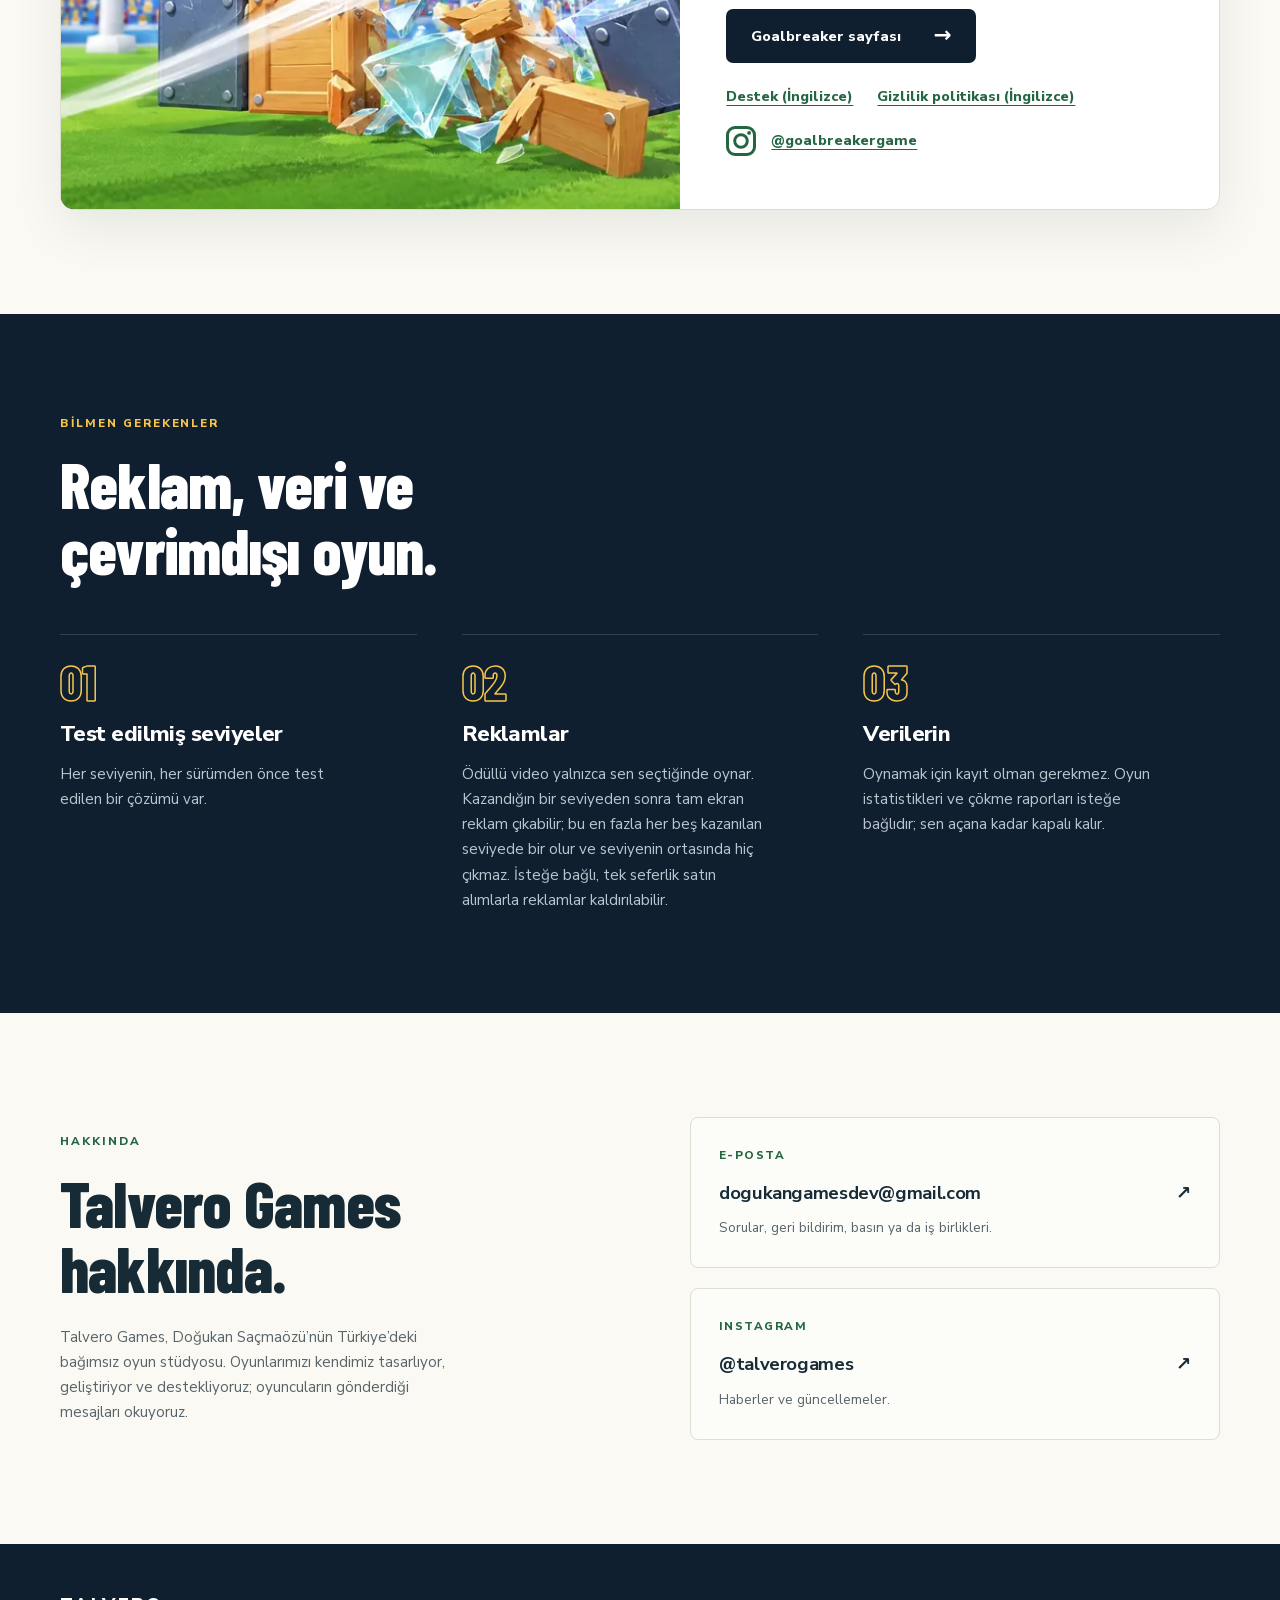
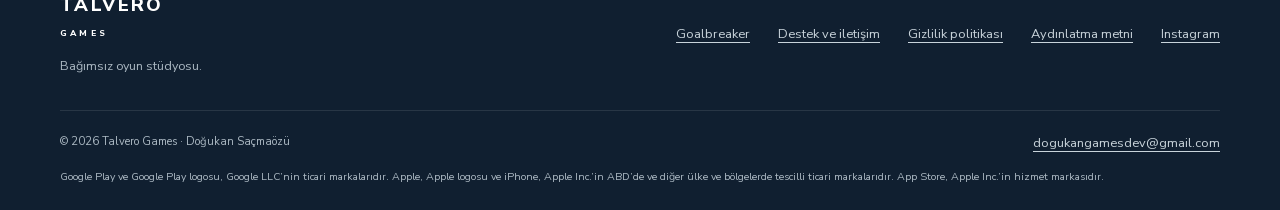
<file: tr/index.html>
<!DOCTYPE html>
<html lang="tr" data-alt-lang="en" data-alt-href="/">
  <head>
    <meta charset="utf-8">
    <meta name="viewport" content="width=device-width, initial-scale=1">
    <script>(function(d){var h=d.documentElement,a=h.getAttribute("data-alt-lang"),u=h.getAttribute("data-alt-href"),k="talvero-lang",s=null,b=0;try{s=localStorage.getItem(k)}catch(e){b=1}var n=((navigator.languages&&navigator.languages[0])||navigator.language||"").toLowerCase(),r=d.referrer,o=location.origin+"/";if(a==="tr"?s==="tr"||(!s&&/^tr(-|$)/.test(n)&&r.indexOf(o+"tr/")!==0&&!(b&&r.indexOf(o)===0)):s==="en")location.replace(u+location.hash);d.addEventListener("click",function(e){var l=e.target.closest&&e.target.closest("[data-set-lang]");if(l)try{localStorage.setItem(k,l.getAttribute("data-set-lang"))}catch(x){}})})(document);</script>
    <meta name="theme-color" content="#101f30">
    <meta name="referrer" content="strict-origin-when-cross-origin">
    <title>Talvero Games — Bağımsız mobil oyun stüdyosu · Türkiye</title>
    <meta
      name="description"
      content="Talvero Games, Türkiye’de mobil oyun yapan bir stüdyo. İlk oyunu Goalbreaker, Android ve iPhone için bir futbol bulmacası."
   >
    <link rel="canonical" href="https://talverogames.com/tr/">
    <link rel="alternate" hreflang="en" href="https://talverogames.com/">
    <link rel="alternate" hreflang="tr" href="https://talverogames.com/tr/">
    <link rel="alternate" hreflang="x-default" href="https://talverogames.com/">
    <meta property="og:type" content="website">
    <meta property="og:site_name" content="Talvero Games">
    <meta property="og:locale" content="tr_TR">
    <meta property="og:locale:alternate" content="en_GB">
    <meta property="og:title" content="Talvero Games: bağımsız oyun stüdyosu">
    <meta
      property="og:description"
      content="Türkiye’de bir mobil oyun stüdyosu. İlk oyun: Android ve iPhone için futbol bulmacası Goalbreaker."
   >
    <meta property="og:url" content="https://talverogames.com/tr/">
    <meta property="og:image" content="https://talverogames.com/assets/studio-social.jpg">
    <meta property="og:image:width" content="1200">
    <meta property="og:image:height" content="630">
    <meta property="og:image:alt" content="Gün batımında bir futbol stadyumunun üzerinde Talvero Games logosu">
    <meta name="twitter:card" content="summary_large_image">
    <link rel="icon" href="../assets/talvero-icon-192.png" type="image/png" sizes="192x192">
    <link rel="apple-touch-icon" href="../assets/talvero-touch-icon-180.png">
    <link
      rel="preload"
      href="../assets/fonts/barlow-condensed-800-latin.woff2"
      as="font"
      type="font/woff2"
      crossorigin
   >
    <link rel="stylesheet" href="../style.css?v=20261113">
    <script type="application/ld+json">
{
  "@context": "https://schema.org",
  "@type": "WebPage",
  "@id": "https://talverogames.com/tr/#webpage",
  "url": "https://talverogames.com/tr/",
  "name": "Talvero Games — Bağımsız mobil oyun stüdyosu · Türkiye",
  "inLanguage": "tr",
  "isPartOf": {
    "@id": "https://talverogames.com/#website"
  },
  "about": {
    "@id": "https://talverogames.com/#organization"
  }
}
    </script>
  </head>
  <body>
    <a class="skip-link" href="#main">İçeriğe geç</a>
    <header class="site-header">
      <div class="container header-inner">
        <a class="studio-brand" href="./" aria-label="Talvero Games ana sayfası"
          ><img src="../assets/talvero-emblem-144.webp" width="144" height="102" alt=""
          ><span>TALVERO <small>GAMES</small></span></a>
        <nav aria-label="Ana menü">
          <a class="nav-games" href="#games">Oyunlar</a>
          <a href="goalbreaker/">Goalbreaker</a>
          <a href="../goalbreaker/support/" hreflang="en">Destek</a>
          <a href="../goalbreaker/privacy/" hreflang="en">Gizlilik</a>
        </nav>
        <div class="header-tools">
          <a class="lang-switch" href="../" hreflang="en" lang="en" data-set-lang="en"
            ><span class="lang-code">EN</span
            ><span class="visually-hidden"> – English</span></a
          ><a class="nav-ig" href="https://www.instagram.com/talverogames/" rel="noopener"
            ><svg class="ig-glyph" viewBox="2 2 20 20" width="30" height="30" aria-hidden="true" focusable="false"><rect x="3" y="3" width="18" height="18" rx="5" fill="none" stroke="currentColor" stroke-width="2"/><circle cx="12" cy="12" r="4.2" fill="none" stroke="currentColor" stroke-width="2"/><circle cx="17.4" cy="6.6" r="1.3" fill="currentColor"/></svg><span class="nav-ig-label" aria-hidden="true">Takip et</span
            ><span class="visually-hidden">Talvero Games’i Instagram’da takip et</span></a
          >
        </div>
      </div>
    </header>
    <main id="main">
      <section class="studio-hero" aria-labelledby="studio-title">
        <picture class="studio-hero-media">
          <source media="(max-width: 800px)" srcset="../assets/studio-hero-phone.webp">
          <source media="(max-width: 900px)" srcset="../assets/studio-hero-1200.webp">
          <img
            src="../assets/studio-hero.webp"
            width="1920"
            height="1086"
            alt=""
            fetchpriority="high"
         >
        </picture>
        <div class="container studio-hero-inner">
          <div class="studio-hero-copy">
            <img
              class="studio-mark"
              src="../assets/talvero-mark.webp"
              width="640"
              height="478"
              alt="Talvero Games"
           >
            <p class="eyebrow">
              <span class="status-dot" aria-hidden="true"></span>Türkiye merkezli
            </p>
            <h1 id="studio-title">Bağımsız<br><span>oyun&nbsp;stüdyosu.</span></h1>
            <p class="hero-description">
              Telefon için bulmaca oyunları geliştiriyoruz. İlk oyunumuz Goalbreaker: Android ve iPhone için fizik tabanlı bir futbol bulmacası.
            </p>
            <div class="hero-actions">
              <a class="button button-gold" href="goalbreaker/"
                >Goalbreaker sayfası <span aria-hidden="true">→</span></a
              ><a class="hero-follow" href="https://www.instagram.com/talverogames/" rel="noopener"
                ><svg class="ig-glyph" viewBox="2 2 20 20" width="30" height="30" aria-hidden="true" focusable="false"><rect x="3" y="3" width="18" height="18" rx="5" fill="none" stroke="currentColor" stroke-width="2"/><circle cx="12" cy="12" r="4.2" fill="none" stroke="currentColor" stroke-width="2"/><circle cx="17.4" cy="6.6" r="1.3" fill="currentColor"/></svg><span>@talverogames</span
                ><span class="visually-hidden"> Instagram’da</span></a
              >
            </div>
          </div>
        </div>
      </section>

      <section class="section container games-section" id="games" aria-labelledby="games-title">
        <div class="section-heading">
          <p class="eyebrow">Oyunlar</p>
          <h2 id="games-title">Şu anki<br>oyun.</h2>
          <p>
            Goalbreaker, iPhone ve Android’de yayında.
          </p>
        </div>
        <article class="game-card" aria-labelledby="goalbreaker-title">
          <a class="game-card-media" href="goalbreaker/" tabindex="-1" aria-hidden="true"
            ><img
              src="../assets/goalbreaker-art.webp"
              width="1400"
              height="600"
              alt=""
              loading="lazy"
           ></a>
          <div class="game-card-body">
            <p class="game-status">
              <span class="status-dot" aria-hidden="true"></span>Şimdi
              App&nbsp;Store’da ve Google&nbsp;Play’de
            </p>
            <h3 id="goalbreaker-title">Goalbreaker</h3>
            <p class="game-tagline">Android ve iPhone için futbol bulmaca oyunu.</p>
            <p>
              Vuruşu tek parmakla çiz, topu falsoyla engellerin etrafından dolaştır ve duvarı yıkıp gol at. Yedi bölümde 175 seviye, 75 seviyelik Yık ve Gol modu, günlük duvar ve haftalık sıralama var.
            </p>
            <ul class="game-tags">
              <li>Futbol</li>
              <li>Bulmaca</li>
              <li>Fizik</li>
              <li>Çevrimdışı oynanır</li>
            </ul>
            <div class="game-links">
              <a class="store-badge store-badge-apple" href="https://apps.apple.com/app/goalbreaker-football-puzzle/id6824697422" rel="noopener"
                ><img
                  src="../assets/app-store-badge-tr.svg"
                  width="151"
                  height="40"
                  alt="App Store’dan İndirin"
                  loading="lazy"
               ></a
              ><a class="store-badge" href="https://play.google.com/store/apps/details?id=com.dogukanscz.goalbreaker&amp;referrer=utm_source%3Dtalverogames%26utm_medium%3Dwebsite%26utm_campaign%3Dstudio_tr" rel="noopener"
                ><img
                  src="../assets/google-play-badge-tr.webp"
                  width="646"
                  height="192"
                  alt="Google Play’den indirin"
                  loading="lazy"
               ></a
              ><a class="button button-navy" href="goalbreaker/"
                >Goalbreaker sayfası <span aria-hidden="true">→</span></a
              >
            </div>
            <div class="game-meta-links">
              <a href="../goalbreaker/support/" hreflang="en">Destek (İngilizce)</a
              ><a href="../goalbreaker/privacy/" hreflang="en">Gizlilik politikası (İngilizce)</a
              ><a href="https://www.instagram.com/goalbreakergame/" rel="noopener"
                ><svg class="ig-glyph" viewBox="2 2 20 20" width="30" height="30" aria-hidden="true" focusable="false"><rect x="3" y="3" width="18" height="18" rx="5" fill="none" stroke="currentColor" stroke-width="2"/><circle cx="12" cy="12" r="4.2" fill="none" stroke="currentColor" stroke-width="2"/><circle cx="17.4" cy="6.6" r="1.3" fill="currentColor"/></svg><span>@goalbreakergame</span
                ><span class="visually-hidden"> Instagram’da</span></a
              >
            </div>
          </div>
        </article>
      </section>

      <section class="values-band" aria-labelledby="values-title">
        <div class="container">
          <p class="eyebrow">Bilmen gerekenler</p>
          <h2 id="values-title">Reklam, veri ve<br>çevrimdışı oyun.</h2>
          <div class="values-grid">
            <article>
              <span class="feature-number" aria-hidden="true">01</span>
              <h3>Test edilmiş seviyeler</h3>
              <p>
                Her seviyenin, her sürümden önce test edilen bir çözümü var.
              </p>
            </article>
            <article>
              <span class="feature-number" aria-hidden="true">02</span>
              <h3>Reklamlar</h3>
              <p>
                Ödüllü video yalnızca sen seçtiğinde oynar. Kazandığın bir seviyeden sonra tam ekran reklam çıkabilir; bu en fazla her beş kazanılan seviyede bir olur ve seviyenin ortasında hiç çıkmaz. İsteğe bağlı, tek seferlik satın alımlarla reklamlar kaldırılabilir.
              </p>
            </article>
            <article>
              <span class="feature-number" aria-hidden="true">03</span>
              <h3>Verilerin</h3>
              <p>
                Oynamak için kayıt olman gerekmez. Oyun istatistikleri ve çökme raporları
                isteğe bağlıdır; sen açana kadar kapalı kalır.
              </p>
            </article>
          </div>
        </div>
      </section>

      <section class="section container studio-section" id="about" aria-labelledby="about-title">
        <div>
          <p class="eyebrow">Hakkında</p>
          <h2 id="about-title">Talvero Games<br>hakkında.</h2>
          <p>
            Talvero Games, Doğukan Saçmaözü’nün Türkiye’deki bağımsız oyun stüdyosu. Oyunlarımızı kendimiz tasarlıyor, geliştiriyor ve destekliyoruz; oyuncuların gönderdiği mesajları okuyoruz.
          </p>
        </div>
        <div class="resource-links">
          <a href="mailto:dogukangamesdev@gmail.com"
            ><span class="resource-label">E-posta</span
            ><strong>dogukangamesdev@<wbr>gmail.com <span aria-hidden="true">↗</span></strong
            ><span>Sorular, geri bildirim, basın ya da iş birlikleri.</span></a
          ><a href="https://www.instagram.com/talverogames/" rel="noopener"
            ><span class="resource-label">Instagram</span
            ><strong>@talverogames <span aria-hidden="true">↗</span></strong
            ><span>Haberler ve güncellemeler.</span></a
          >
        </div>
      </section>
    </main>
    <footer class="site-footer">
      <div class="container footer-top">
        <div>
          <a class="studio" href="./">TALVERO<span>GAMES</span></a>
          <p>Bağımsız oyun stüdyosu.</p>
        </div>
        <nav aria-label="Alt menü">
          <a href="goalbreaker/">Goalbreaker</a
          ><a href="../goalbreaker/support/" hreflang="en">Destek ve iletişim</a
          ><a href="../goalbreaker/privacy/" hreflang="en">Gizlilik politikası</a
          ><a href="goalbreaker/aydinlatma-metni/">Aydınlatma metni</a
          ><a href="https://www.instagram.com/talverogames/" rel="noopener">Instagram</a>
        </nav>
      </div>
      <div class="container footer-bottom">
        <p>© 2026 Talvero Games · Doğukan Saçmaözü</p>
        <a href="mailto:dogukangamesdev@gmail.com">dogukangamesdev@gmail.com</a>
      </div>
      <p class="container footer-legal">
        Google Play ve Google Play logosu, Google LLC’nin ticari markalarıdır.
        Apple, Apple logosu ve iPhone, Apple Inc.’in ABD’de ve diğer ülke ve
        bölgelerde tescilli ticari markalarıdır. App Store, Apple Inc.’in hizmet
        markasıdır.
      </p>
    </footer>
  </body>
</html>
</file>
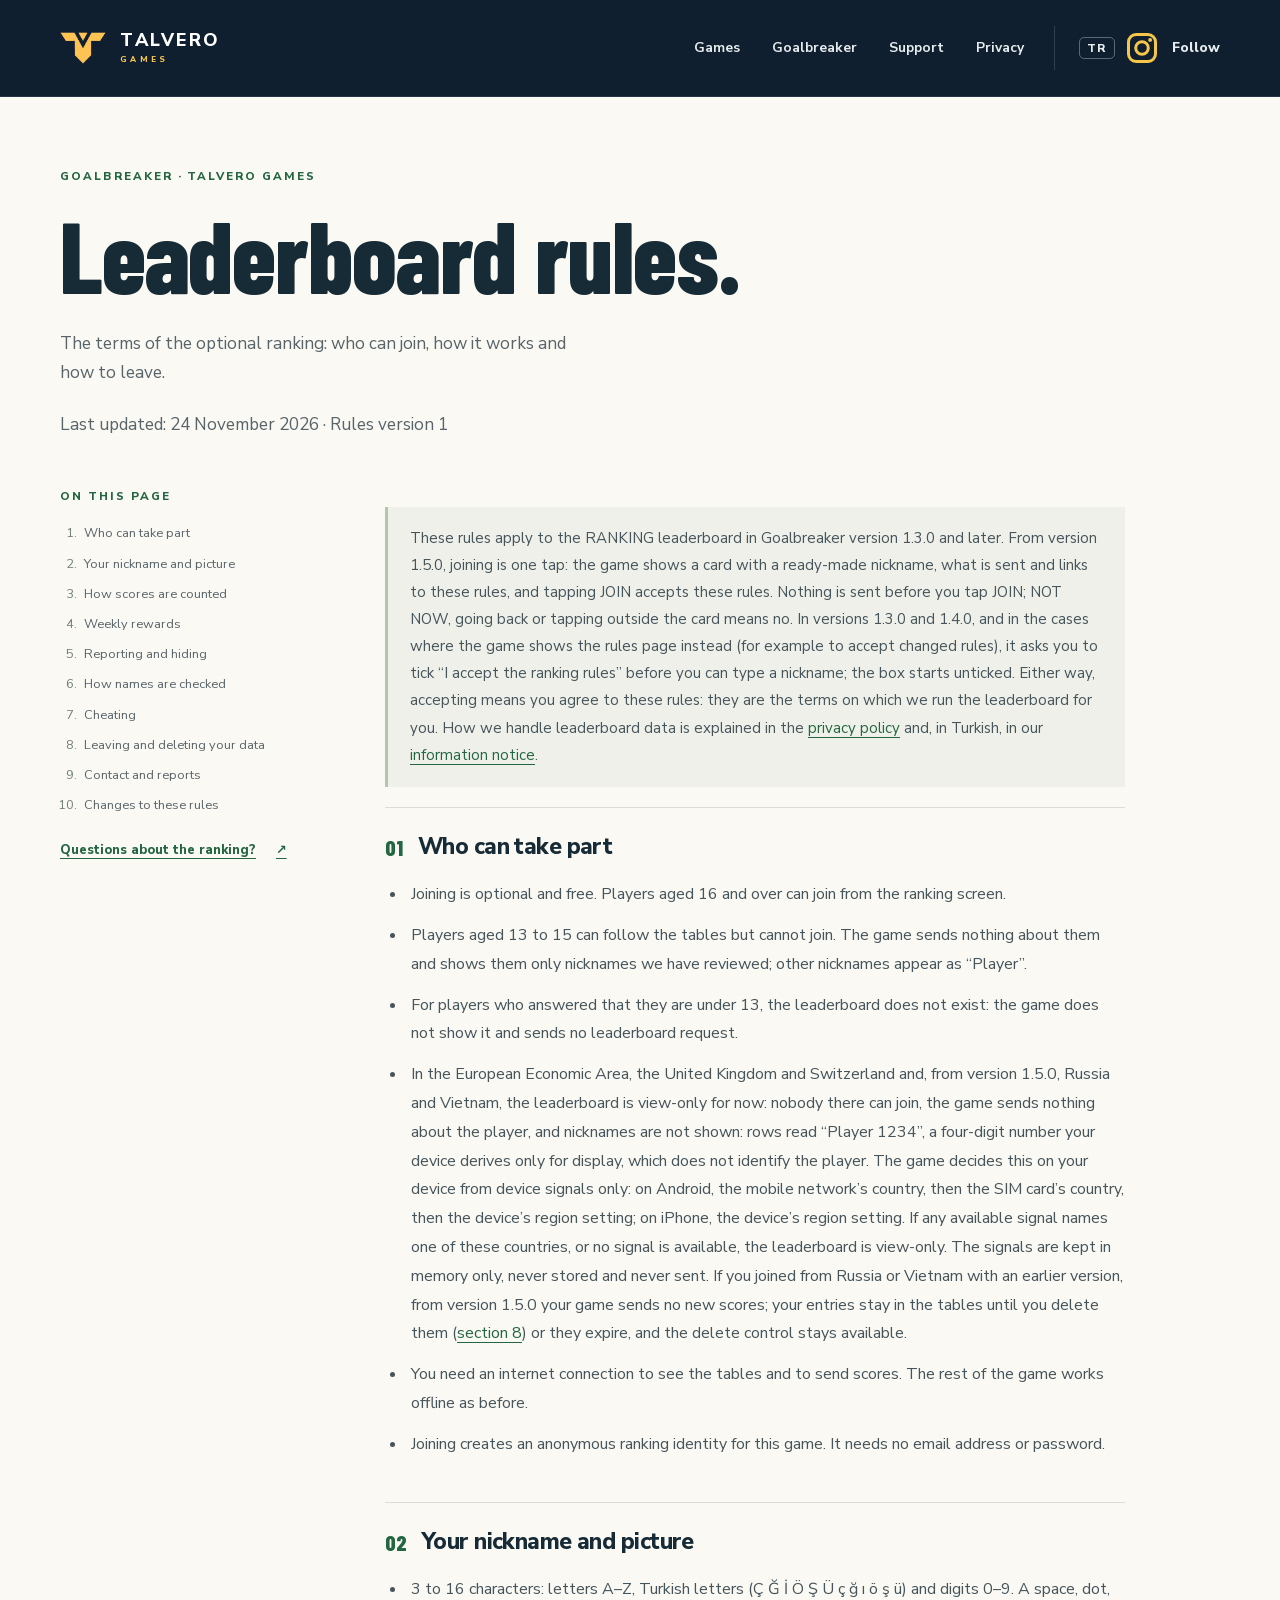
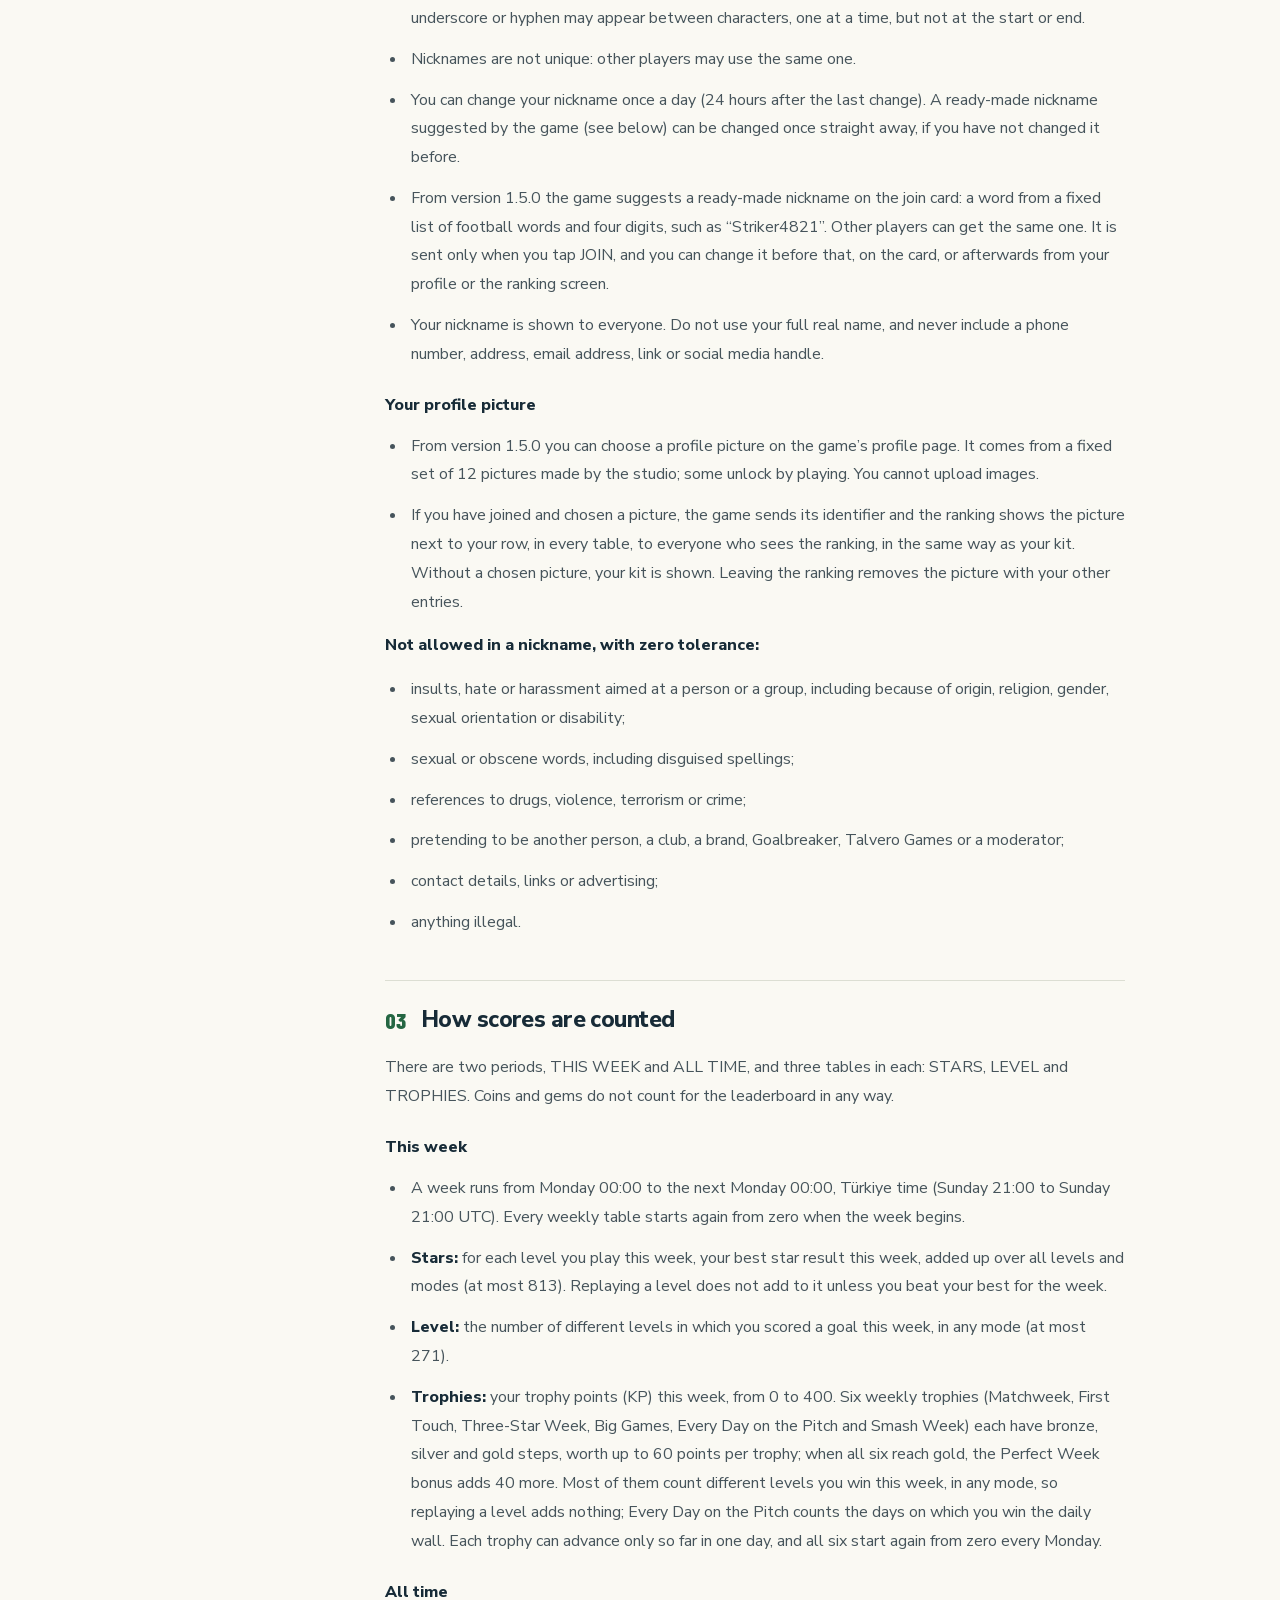
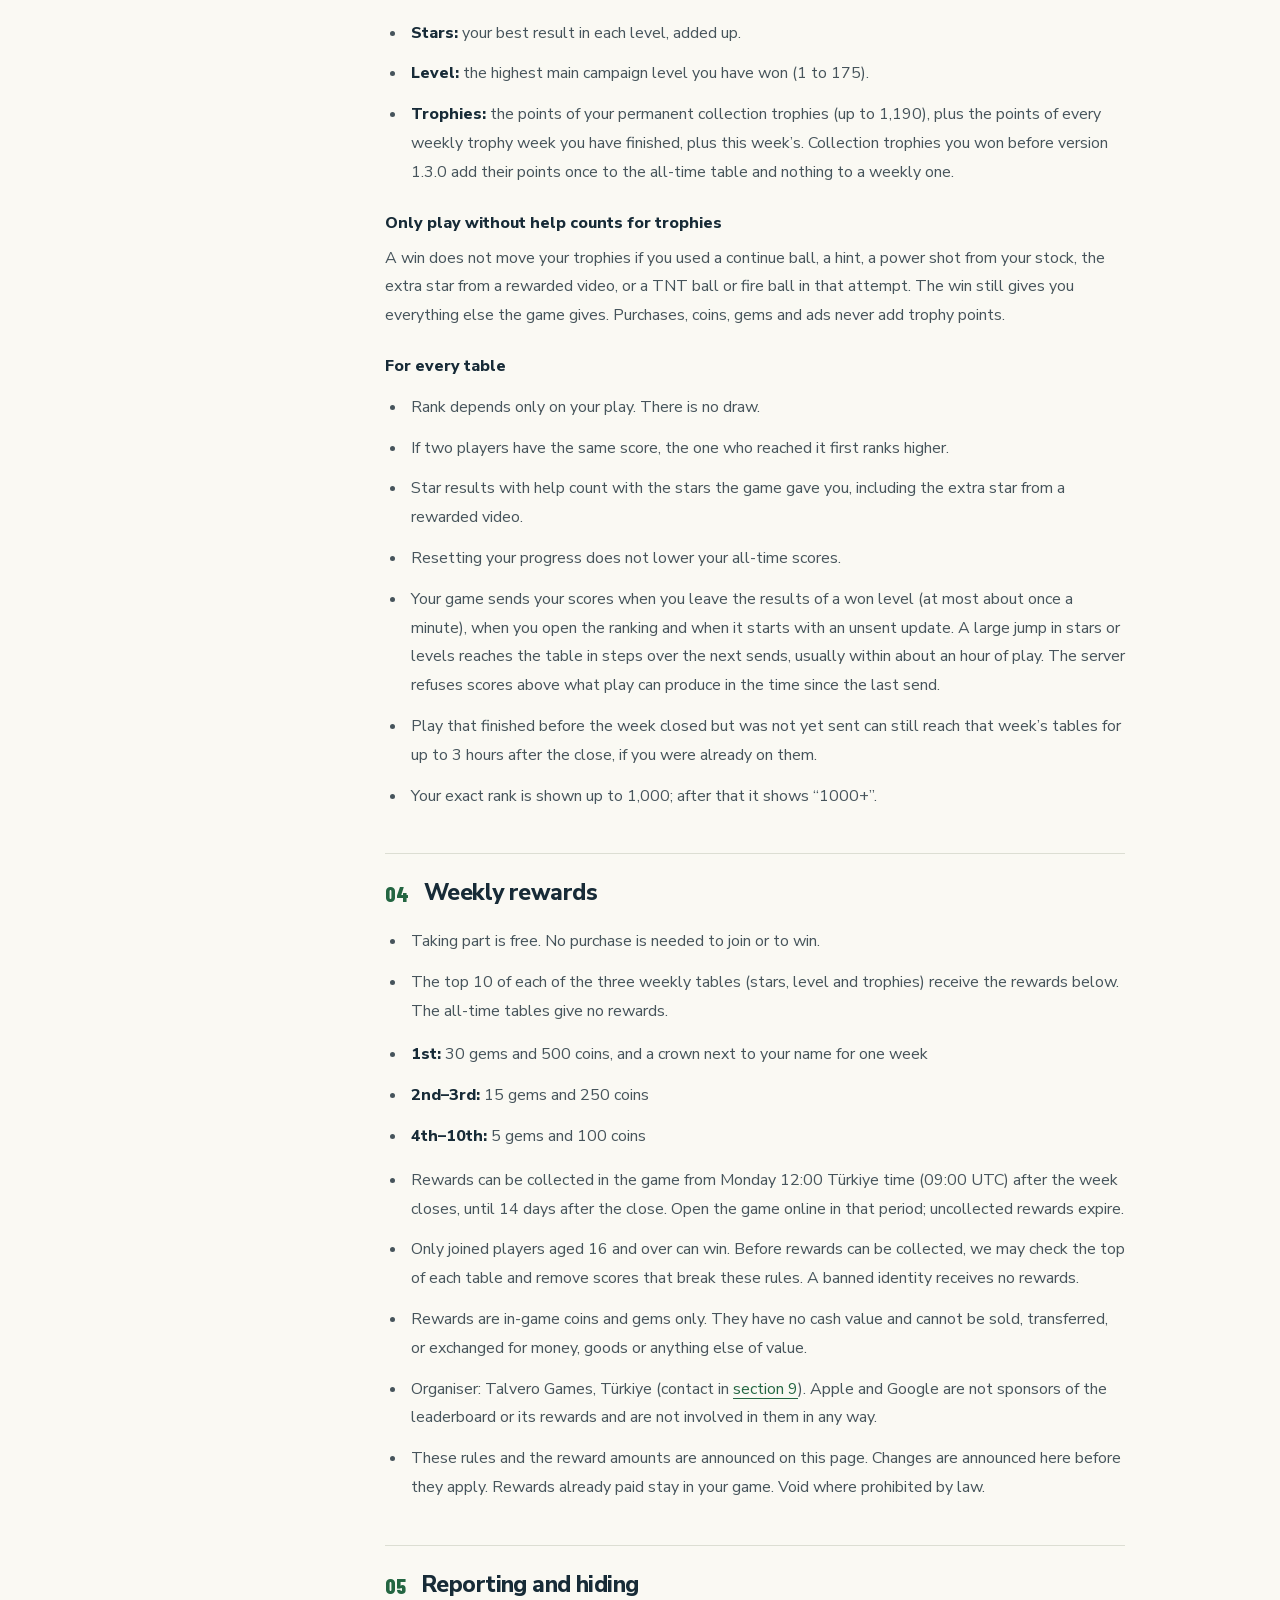
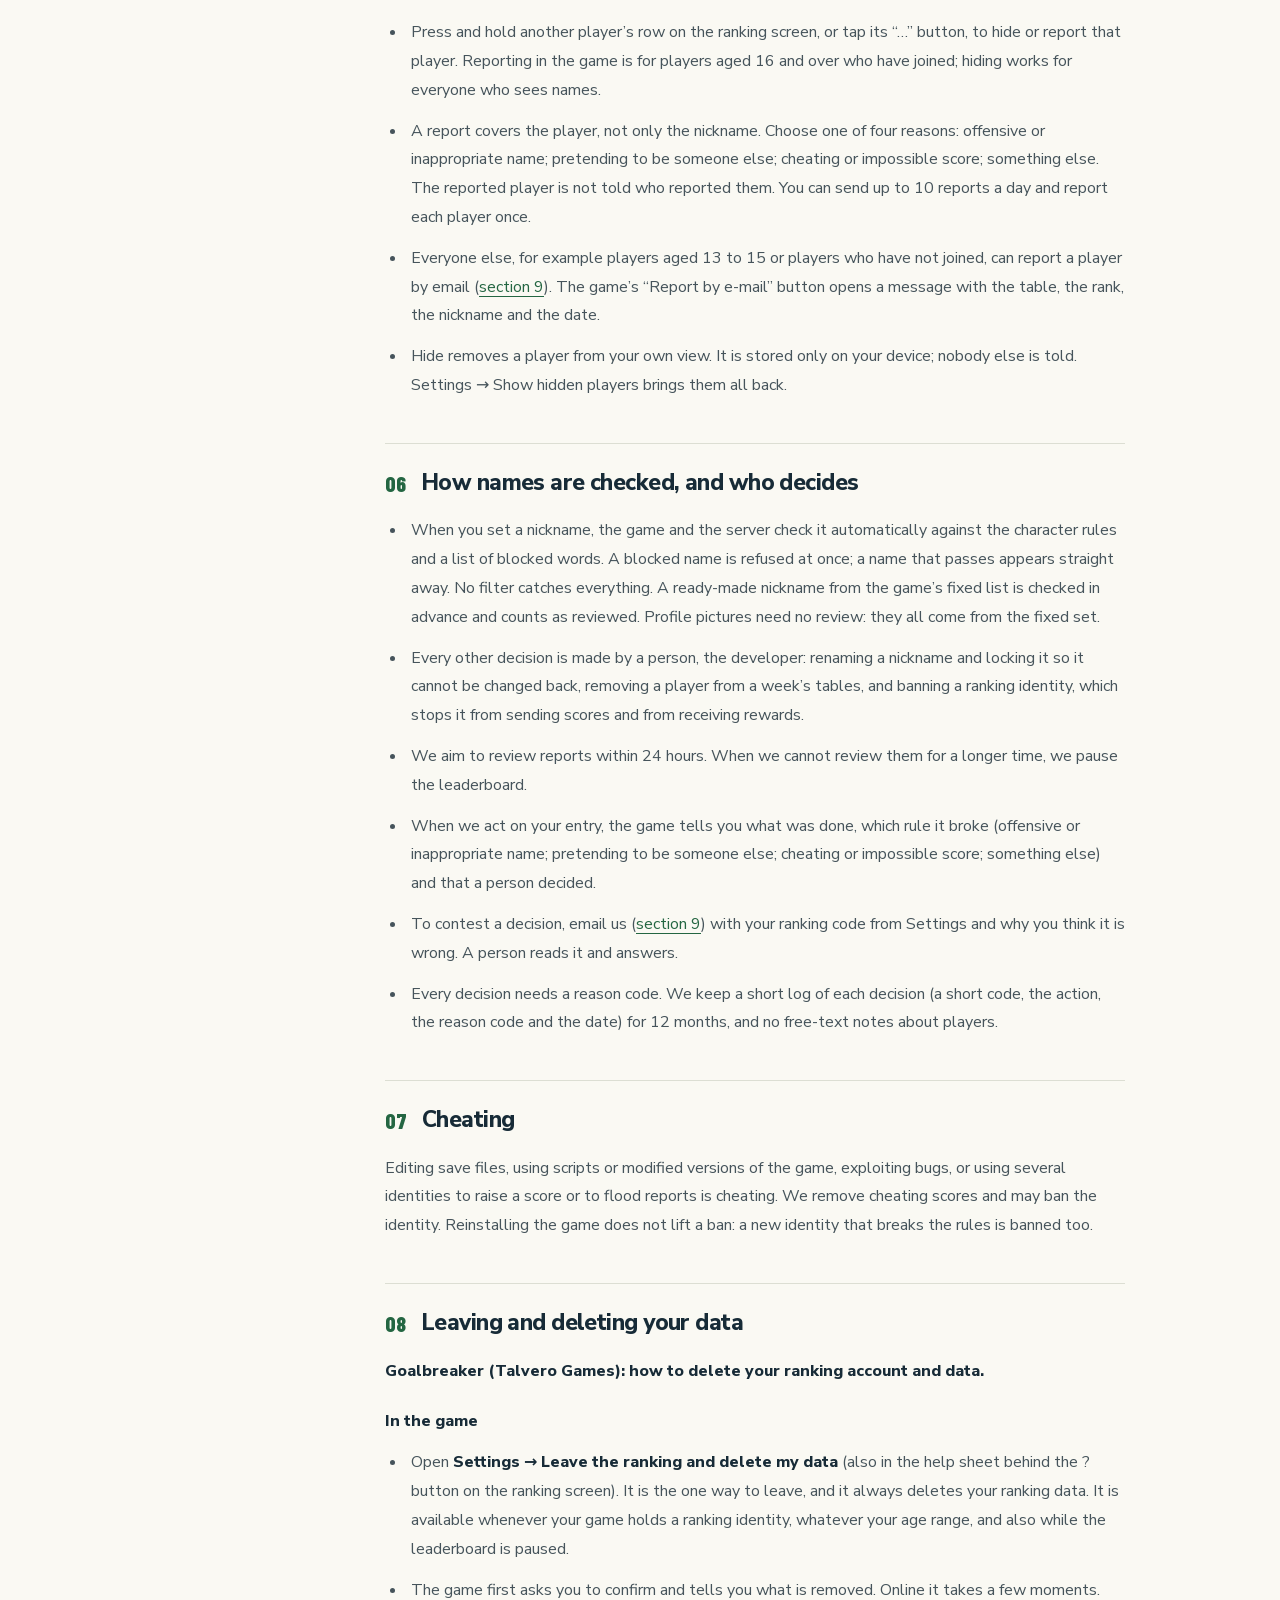
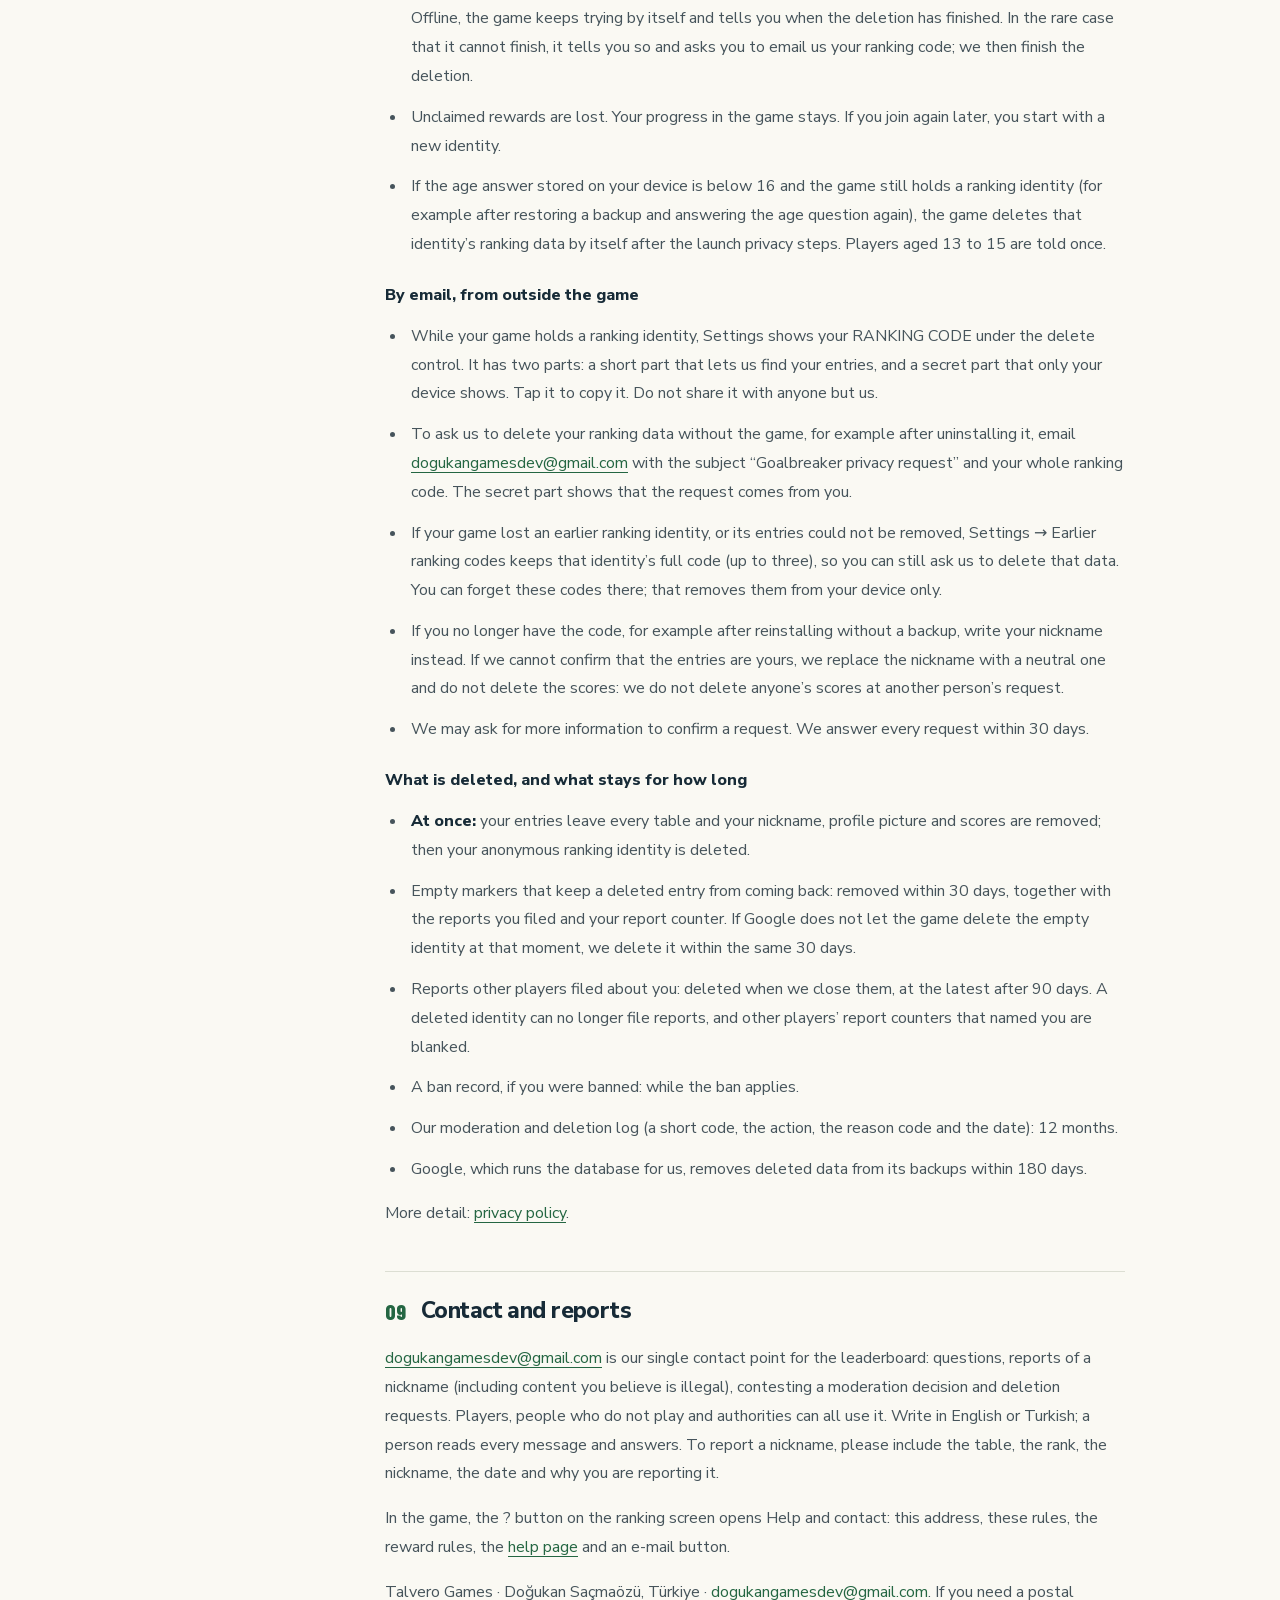
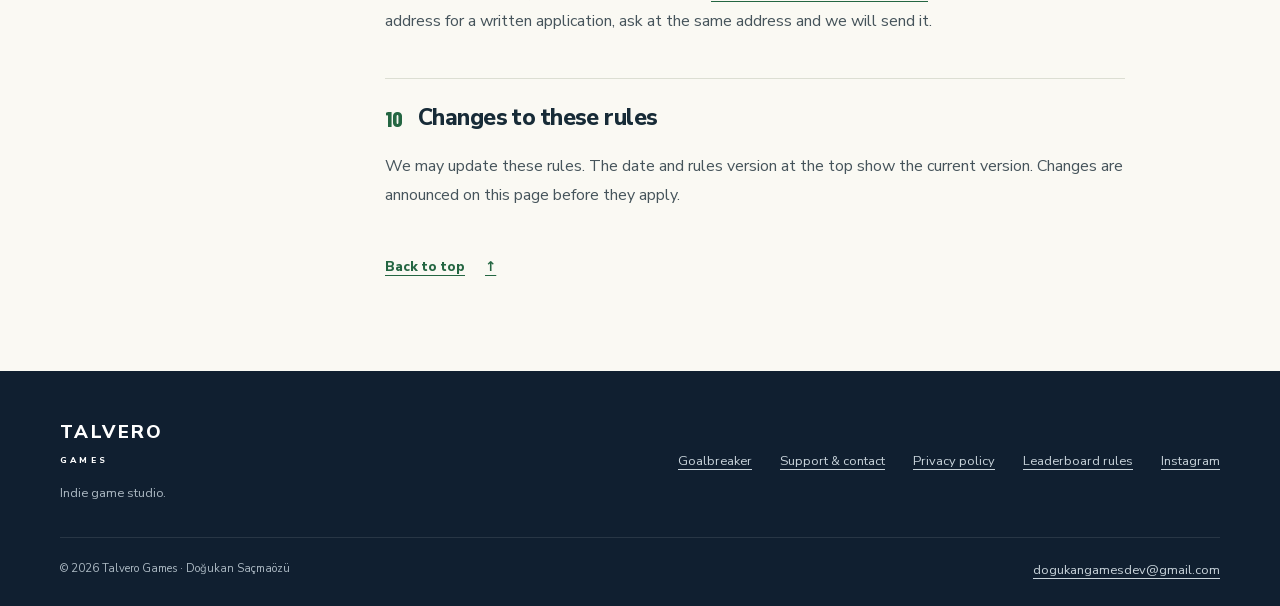
<file: goalbreaker/leaderboard-rules/index.html>
<!DOCTYPE html>
<html lang="en">
  <head>
    <meta charset="utf-8">
    <meta name="viewport" content="width=device-width, initial-scale=1">
    <meta name="theme-color" content="#101f30">
    <meta name="referrer" content="strict-origin-when-cross-origin">
    <title>Goalbreaker Leaderboard Rules — Talvero Games</title>
    <meta
      name="description"
      content="The rules of the optional Goalbreaker ranking: who can join, nicknames, how scores and weekly rewards work, reporting and moderation, and how to leave and delete your data."
   >
    <link
      rel="canonical"
      href="https://talverogames.com/goalbreaker/leaderboard-rules/"
   >
    <link rel="alternate" hreflang="en" href="https://talverogames.com/goalbreaker/leaderboard-rules/">
    <link rel="alternate" hreflang="tr" href="https://talverogames.com/tr/goalbreaker/siralama-kurallari/">
    <link rel="alternate" hreflang="x-default" href="https://talverogames.com/goalbreaker/leaderboard-rules/">
    <meta property="og:type" content="website">
    <meta property="og:site_name" content="Goalbreaker · Talvero Games">
    <meta property="og:locale" content="en_GB">
    <meta property="og:locale:alternate" content="tr_TR">
    <meta
      property="og:title"
      content="Goalbreaker Leaderboard Rules — Talvero Games"
   >
    <meta
      property="og:description"
      content="The rules of the optional Goalbreaker ranking: who can join, nicknames, how scores and weekly rewards work, reporting and moderation, and how to leave and delete your data."
   >
    <meta
      property="og:url"
      content="https://talverogames.com/goalbreaker/leaderboard-rules/"
   >
    <meta
      property="og:image"
      content="https://talverogames.com/assets/goalbreaker-feature.jpg"
   >
    <meta property="og:image:width" content="1024">
    <meta property="og:image:height" content="500">
    <meta
      property="og:image:alt"
      content="Goalbreaker: Draw the shot. Break the wall. Score."
   >
    <meta name="twitter:card" content="summary_large_image">
    <link rel="icon" href="../../assets/icon.png" type="image/png">
    <link
      rel="preload"
      href="../../assets/fonts/barlow-condensed-800-latin.woff2"
      as="font"
      type="font/woff2"
      crossorigin
   >
    <link rel="stylesheet" href="../../style.css?v=20261113">
  </head>
  <body>
    <a class="skip-link" href="#main">Skip to content</a>
    <header class="site-header">
      <div class="container header-inner">
        <a class="studio-brand" href="../../" aria-label="Talvero Games home"
          ><img src="../../assets/talvero-emblem.png" width="304" height="214" alt=""
          ><span>TALVERO<small>GAMES</small></span></a>
        <nav aria-label="Main navigation">
          <a class="nav-games" href="../../#games">Games</a>
          <a href="../../goalbreaker/">Goalbreaker</a>
          <a href="../../goalbreaker/support/">Support</a>
          <a href="../../goalbreaker/privacy/">Privacy</a>
        </nav>
        <div class="header-tools">
          <a class="lang-switch" href="../../tr/goalbreaker/siralama-kurallari/" hreflang="tr" lang="tr"
            ><span class="lang-code">TR</span
            ><span class="visually-hidden"> – Türkçe</span></a
          ><a class="nav-ig" href="https://www.instagram.com/goalbreakergame/" rel="noopener"
            ><svg class="ig-glyph" viewBox="2 2 20 20" width="30" height="30" aria-hidden="true" focusable="false"><rect x="3" y="3" width="18" height="18" rx="5" fill="none" stroke="currentColor" stroke-width="2"/><circle cx="12" cy="12" r="4.2" fill="none" stroke="currentColor" stroke-width="2"/><circle cx="17.4" cy="6.6" r="1.3" fill="currentColor"/></svg><span class="nav-ig-label" aria-hidden="true">Follow</span
            ><span class="visually-hidden">Follow Goalbreaker on Instagram</span></a
          >
        </div>
      </div>
    </header>
    <main id="main" class="container privacy-main">
      <div class="page-heading">
        <p class="eyebrow">Goalbreaker · Talvero Games</p>
        <h1>Leaderboard rules.</h1>
        <p>
          The terms of the optional ranking: who can join, how it works and how
          to leave.
        </p>
        <p class="effective-date">
          Last updated: 24 November 2026 · Rules version 1
        </p>
      </div>
      <div class="privacy-layout">
        <aside class="policy-nav">
          <nav aria-label="Leaderboard rules contents">
            <p class="eyebrow">On this page</p>
            <ol>
              <li><a href="#who">Who can take part</a></li>
              <li><a href="#nickname">Your nickname and picture</a></li>
              <li><a href="#scores">How scores are counted</a></li>
              <li><a href="#rewards">Weekly rewards</a></li>
              <li><a href="#reporting">Reporting and hiding</a></li>
              <li><a href="#moderation">How names are checked</a></li>
              <li><a href="#cheating">Cheating</a></li>
              <li><a href="#delete">Leaving and deleting your data</a></li>
              <li><a href="#contact">Contact and reports</a></li>
              <li><a href="#changes">Changes to these rules</a></li>
            </ol>
          </nav>
          <a
            class="text-link"
            href="mailto:dogukangamesdev@gmail.com?subject=Goalbreaker%20support"
            >Questions about the ranking? <span aria-hidden="true">↗</span></a
          >
        </aside>
        <article class="policy-content" aria-label="Full leaderboard rules">
          <div class="data-detail">
            <p>
              These rules apply to the RANKING leaderboard in Goalbreaker
              version 1.3.0 and later. From version 1.5.0, joining is one tap:
              the game shows a card with a ready-made nickname, what is sent and
              links to these rules, and tapping JOIN accepts these rules.
              Nothing is sent before you tap JOIN; NOT NOW, going back or
              tapping outside the card means no. In versions 1.3.0 and 1.4.0,
              and in the cases where the game shows the rules page instead (for
              example to accept changed rules), it asks you to tick “I accept
              the ranking rules” before you can type a nickname; the box starts
              unticked. Either way, accepting means you agree to these rules:
              they are the terms on which we run the leaderboard for you. How we handle
              leaderboard data is explained in the
              <a href="../privacy/#leaderboard">privacy policy</a> and, in Turkish, in our
              <a href="../../tr/goalbreaker/aydinlatma-metni/" hreflang="tr"
                >information notice</a
              >.
            </p>
          </div>
          <section id="who">
            <h2><span class="section-index">01</span>Who can take part</h2>
            <ul>
              <li>
                Joining is optional and free. Players aged 16 and over can join
                from the ranking screen.
              </li>
              <li>
                Players aged 13 to 15 can follow the tables but cannot join. The
                game sends nothing about them and shows them only nicknames we
                have reviewed; other nicknames appear as “Player”.
              </li>
              <li>
                For players who answered that they are under 13, the leaderboard
                does not exist: the game does not show it and sends no
                leaderboard request.
              </li>
              <li>
                In the European Economic Area, the United Kingdom and
                Switzerland and, from version 1.5.0, Russia and Vietnam, the
                leaderboard is view-only for now: nobody there can join, the game sends nothing about the player, and nicknames
                are not shown: rows read “Player 1234”, a four-digit number your
                device derives only for display, which does not identify the
                player. The game decides this on your device from device signals
                only: on Android, the mobile network’s country, then the SIM
                card’s country, then the device’s region setting; on iPhone, the
                device’s region setting. If any available signal names one of
                these countries, or no signal is available, the leaderboard is
                view-only. The signals are kept in memory only, never stored and
                never sent. If you joined from Russia or Vietnam with an earlier
                version, from version 1.5.0 your game sends no new scores; your
                entries stay in the tables until you delete them
                (<a href="#delete">section 8</a>) or they expire, and the delete control stays available.
              </li>
              <li>
                You need an internet connection to see the tables and to send
                scores. The rest of the game works offline as before.
              </li>
              <li>
                Joining creates an anonymous ranking identity for this game. It
                needs no email address or password.
              </li>
            </ul>
          </section>
          <section id="nickname">
            <h2><span class="section-index">02</span>Your nickname and picture</h2>
            <ul>
              <li>
                3 to 16 characters: letters A–Z, Turkish letters (Ç Ğ İ Ö Ş Ü ç
                ğ ı ö ş ü) and digits 0–9. A space, dot, underscore or hyphen may
                appear between characters, one at a time, but not at the start
                or end.
              </li>
              <li>
                Nicknames are not unique: other players may use the same one.
              </li>
              <li>
                You can change your nickname once a day (24 hours after the last
                change). A ready-made nickname suggested by the game (see
                below) can be changed once straight away, if you have not
                changed it before.
              </li>
              <li>
                From version 1.5.0 the game suggests a ready-made nickname on
                the join card: a word from a fixed list of football words and
                four digits, such as “Striker4821”. Other players can get the
                same one. It is sent only when you tap JOIN, and you can change
                it before that, on the card, or afterwards from your profile or
                the ranking screen.
              </li>
              <li>
                Your nickname is shown to everyone. Do not use your full real
                name, and never include a phone number, address, email address,
                link or social media handle.
              </li>
            </ul>
            <h3>Your profile picture</h3>
            <ul>
              <li>
                From version 1.5.0 you can choose a profile picture on the
                game’s profile page. It comes from a fixed set of 12 pictures
                made by the studio; some unlock by playing. You cannot upload
                images.
              </li>
              <li>
                If you have joined and chosen a picture, the game sends its
                identifier and the ranking shows the picture next to your row,
                in every table, to everyone who sees the ranking, in the same
                way as your kit. Without a chosen picture, your kit is shown.
                Leaving the ranking removes the picture with your other entries.
              </li>
            </ul>
            <p><strong>Not allowed in a nickname, with zero tolerance:</strong></p>
            <ul>
              <li>
                insults, hate or harassment aimed at a person or a group,
                including because of origin, religion, gender, sexual
                orientation or disability;
              </li>
              <li>sexual or obscene words, including disguised spellings;</li>
              <li>references to drugs, violence, terrorism or crime;</li>
              <li>
                pretending to be another person, a club, a brand, Goalbreaker,
                Talvero Games or a moderator;
              </li>
              <li>contact details, links or advertising;</li>
              <li>anything illegal.</li>
            </ul>
          </section>
          <section id="scores">
            <h2><span class="section-index">03</span>How scores are counted</h2>
            <p>
              There are two periods, THIS WEEK and ALL TIME, and three tables in
              each: STARS, LEVEL and TROPHIES. Coins and gems do not count for
              the leaderboard in any way.
            </p>
            <h3>This week</h3>
            <ul>
              <li>
                A week runs from Monday 00:00 to the next Monday 00:00, Türkiye
                time (Sunday 21:00 to Sunday 21:00 UTC). Every weekly table
                starts again from zero when the week begins.
              </li>
              <li>
                <strong>Stars:</strong> for each level you play this week, your
                best star result this week, added up over all levels and modes
                (at most 813). Replaying a level does not add to it unless you
                beat your best for the week.
              </li>
              <li>
                <strong>Level:</strong> the number of different levels in which
                you scored a goal this week, in any mode (at most 271).
              </li>
              <li>
                <strong>Trophies:</strong> your trophy points (KP) this week,
                from 0 to 400. Six weekly trophies (Matchweek, First Touch,
                Three-Star Week, Big Games, Every Day on the Pitch and Smash
                Week) each have bronze, silver and gold steps, worth up to 60
                points per trophy; when all six reach gold, the Perfect Week
                bonus adds 40 more. Most of them count different levels you win
                this week, in any mode, so replaying a level adds nothing; Every
                Day on the Pitch counts the days on which you win the daily wall.
                Each trophy can advance only so far in one day, and all six start
                again from zero every Monday.
              </li>
            </ul>
            <h3>All time</h3>
            <ul>
              <li>
                <strong>Stars:</strong> your best result in each level, added
                up.
              </li>
              <li>
                <strong>Level:</strong> the highest main campaign level you have
                won (1 to 175).
              </li>
              <li>
                <strong>Trophies:</strong> the points of your permanent
                collection trophies (up to 1,190), plus the points of every
                weekly trophy week you have finished, plus this week’s.
                Collection trophies you won before version 1.3.0 add their
                points once to the all-time table and nothing to a weekly one.
              </li>
            </ul>
            <h3>Only play without help counts for trophies</h3>
            <p>
              A win does not move your trophies if you used a continue ball, a
              hint, a power shot from your stock, the extra star from a rewarded
              video, or a TNT ball or fire ball in that attempt. The win still
              gives you everything else the game gives. Purchases, coins, gems
              and ads never add trophy points.
            </p>
            <h3>For every table</h3>
            <ul>
              <li>Rank depends only on your play. There is no draw.</li>
              <li>
                If two players have the same score, the one who reached it first
                ranks higher.
              </li>
              <li>
                Star results with help count with the stars the game gave you,
                including the extra star from a rewarded video.
              </li>
              <li>
                Resetting your progress does not lower your all-time scores.
              </li>
              <li>
                Your game sends your scores when you leave the results of a won
                level (at most about once a minute), when you open the ranking
                and when it starts with an unsent update. A large jump in stars
                or levels reaches the table in steps over the next sends,
                usually within about an hour of play. The server refuses scores
                above what play can produce in the time since the last send.
              </li>
              <li>
                Play that finished before the week closed but was not yet sent
                can still reach that week’s tables for up to 3 hours after the
                close, if you were already on them.
              </li>
              <li>
                Your exact rank is shown up to 1,000; after that it shows
                “1000+”.
              </li>
            </ul>
          </section>
          <section id="rewards">
            <h2><span class="section-index">04</span>Weekly rewards</h2>
            <ul>
              <li>
                Taking part is free. No purchase is needed to join or to win.
              </li>
              <li>
                The top 10 of each of the three weekly tables (stars, level and
                trophies) receive the rewards below. The all-time tables give no
                rewards.
              </li>
            </ul>
            <ul>
              <li>
                <strong>1st:</strong> 30 gems and 500 coins, and a crown next to
                your name for one week
              </li>
              <li><strong>2nd–3rd:</strong> 15 gems and 250 coins</li>
              <li><strong>4th–10th:</strong> 5 gems and 100 coins</li>
            </ul>
            <ul>
              <li>
                Rewards can be collected in the game from Monday 12:00 Türkiye
                time (09:00 UTC) after the week closes, until 14 days after the
                close. Open the game online in that period; uncollected rewards
                expire.
              </li>
              <li>
                Only joined players aged 16 and over can win. Before rewards can
                be collected, we may check the top of each table and remove
                scores that break these rules. A banned identity receives no
                rewards.
              </li>
              <li>
                Rewards are in-game coins and gems only. They have no cash value
                and cannot be sold, transferred, or exchanged for money, goods
                or anything else of value.
              </li>
              <li>
                Organiser: Talvero Games, Türkiye (contact in
                <a href="#contact">section 9</a>). Apple and Google are not
                sponsors of the leaderboard or its rewards and are not involved
                in them in any way.
              </li>
              <li>
                These rules and the reward amounts are announced on this page.
                Changes are announced here before they apply. Rewards already
                paid stay in your game. Void where prohibited by law.
              </li>
            </ul>
          </section>
          <section id="reporting">
            <h2><span class="section-index">05</span>Reporting and hiding</h2>
            <ul>
              <li>
                Press and hold another player’s row on the ranking screen, or
                tap its “…” button, to hide or report that player. Reporting in
                the game is for players aged 16 and over who have joined; hiding
                works for everyone who sees names.
              </li>
              <li>
                A report covers the player, not only the nickname. Choose one of
                four reasons: offensive or inappropriate name; pretending to be
                someone else; cheating or impossible score; something else. The
                reported player is not told who reported them. You can send up
                to 10 reports a day and report each player once.
              </li>
              <li>
                Everyone else, for example players aged 13 to 15 or players who
                have not joined, can report a player by email
                (<a href="#contact">section 9</a>). The game’s “Report by
                e-mail” button opens a message with the table, the rank, the
                nickname and the date.
              </li>
              <li>
                Hide removes a player from your own view. It is stored only on
                your device; nobody else is told. Settings → Show hidden players
                brings them all back.
              </li>
            </ul>
          </section>
          <section id="moderation">
            <h2>
              <span class="section-index">06</span>How names are checked, and
              who decides
            </h2>
            <ul>
              <li>
                When you set a nickname, the game and the server check it
                automatically against the character rules and a list of blocked
                words. A blocked name is refused at once; a name that passes
                appears straight away. No filter catches everything. A
                ready-made nickname from the game’s fixed list is checked in
                advance and counts as reviewed. Profile pictures need no review:
                they all come from the fixed set.
              </li>
              <li>
                Every other decision is made by a person, the developer:
                renaming a nickname and locking it so it cannot be changed back,
                removing a player from a week’s tables, and banning a ranking
                identity, which stops it from sending scores and from receiving
                rewards.
              </li>
              <li>
                We aim to review reports within 24 hours. When we cannot review
                them for a longer time, we pause the leaderboard.
              </li>
              <li>
                When we act on your entry, the game tells you what was done,
                which rule it broke (offensive or inappropriate name; pretending
                to be someone else; cheating or impossible score; something
                else) and that a person decided.
              </li>
              <li>
                To contest a decision, email us
                (<a href="#contact">section 9</a>) with your ranking code from
                Settings and why you think it is wrong. A person reads it and
                answers.
              </li>
              <li>
                Every decision needs a reason code. We keep a short log of each
                decision (a short code, the action, the reason code and the
                date) for 12 months, and no free-text notes about players.
              </li>
            </ul>
          </section>
          <section id="cheating">
            <h2><span class="section-index">07</span>Cheating</h2>
            <p>
              Editing save files, using scripts or modified versions of the
              game, exploiting bugs, or using several identities to raise a
              score or to flood reports is cheating. We remove cheating scores
              and may ban the identity. Reinstalling the game does not lift a
              ban: a new identity that breaks the rules is banned too.
            </p>
          </section>
          <section id="delete">
            <h2>
              <span class="section-index">08</span>Leaving and deleting your
              data
            </h2>
            <p>
              <strong
                >Goalbreaker (Talvero Games): how to delete your ranking account
                and data.</strong
              >
            </p>
            <h3>In the game</h3>
            <ul>
              <li>
                Open <strong>Settings → Leave the ranking and delete my
                data</strong> (also in the help sheet behind the ? button on the
                ranking screen). It is the one way to leave, and it always
                deletes your ranking data. It is available whenever your game
                holds a ranking identity, whatever your age range, and also
                while the leaderboard is paused.
              </li>
              <li>
                The game first asks you to confirm and tells you what is
                removed. Online it takes a few moments. Offline, the game keeps
                trying by itself and tells you when the deletion has finished. In
                the rare case that it cannot finish, it tells you so and asks you
                to email us your ranking code; we then finish the deletion.
              </li>
              <li>
                Unclaimed rewards are lost. Your progress in the game stays. If
                you join again later, you start with a new identity.
              </li>
              <li>
                If the age answer stored on your device is below 16 and the game
                still holds a ranking identity (for example after restoring a
                backup and answering the age question again), the game deletes
                that identity’s ranking data by itself after the launch privacy
                steps. Players aged 13 to 15 are told once.
              </li>
            </ul>
            <h3>By email, from outside the game</h3>
            <ul>
              <li>
                While your game holds a ranking identity, Settings shows your
                RANKING CODE under the delete control. It has two parts: a short
                part that lets us find your entries, and a secret part that only
                your device shows. Tap it to copy it. Do not share it with
                anyone but us.
              </li>
              <li>
                To ask us to delete your ranking data without the game, for
                example after uninstalling it, email
                <a
                  href="mailto:dogukangamesdev@gmail.com?subject=Goalbreaker%20privacy%20request"
                  >dogukangamesdev@gmail.com</a
                >
                with the subject “Goalbreaker privacy request” and your whole
                ranking code. The secret part shows that the request comes from
                you.
              </li>
              <li>
                If your game lost an earlier ranking identity, or its entries
                could not be removed, Settings → Earlier ranking codes keeps that
                identity’s full code (up to three), so you can still ask us to
                delete that data. You can forget these codes there; that removes
                them from your device only.
              </li>
              <li>
                If you no longer have the code, for example after reinstalling
                without a backup, write your nickname instead. If we cannot
                confirm that the entries are yours, we replace the nickname with
                a neutral one and do not delete the scores: we do not delete
                anyone’s scores at another person’s request.
              </li>
              <li>
                We may ask for more information to confirm a request. We answer
                every request within 30 days.
              </li>
            </ul>
            <h3>What is deleted, and what stays for how long</h3>
            <ul>
              <li>
                <strong>At once:</strong> your entries leave every table and
                your nickname, profile picture and scores are removed; then your anonymous ranking
                identity is deleted.
              </li>
              <li>
                Empty markers that keep a deleted entry from coming back:
                removed within 30 days, together with the reports you filed and
                your report counter. If Google does not let the game delete the
                empty identity at that moment, we delete it within the same 30
                days.
              </li>
              <li>
                Reports other players filed about you: deleted when we close
                them, at the latest after 90 days. A deleted identity can no
                longer file reports, and other players’ report counters that
                named you are blanked.
              </li>
              <li>A ban record, if you were banned: while the ban applies.</li>
              <li>
                Our moderation and deletion log (a short code, the action, the
                reason code and the date): 12 months.
              </li>
              <li>
                Google, which runs the database for us, removes deleted data
                from its backups within 180 days.
              </li>
            </ul>
            <p>
              More detail: <a href="../privacy/#leaderboard">privacy policy</a>.
            </p>
          </section>
          <section id="contact">
            <h2><span class="section-index">09</span>Contact and reports</h2>
            <p>
              <a
                href="mailto:dogukangamesdev@gmail.com?subject=Goalbreaker%20support"
                >dogukangamesdev@gmail.com</a
              >
              is our single contact point for the leaderboard: questions,
              reports of a nickname (including content you believe is illegal),
              contesting a moderation decision and deletion requests. Players,
              people who do not play and authorities can all use it. Write in
              English or Turkish; a person reads every message and answers. To
              report a nickname, please include the table, the rank, the
              nickname, the date and why you are reporting it.
            </p>
            <p>
              In the game, the ? button on the ranking screen opens Help and
              contact: this address, these rules, the reward rules, the
              <a href="../support/">help page</a> and an e-mail button.
            </p>
            <p>
              Talvero Games · Doğukan Saçmaözü, Türkiye ·
              <a href="mailto:dogukangamesdev@gmail.com"
                >dogukangamesdev@gmail.com</a
              >. If you need a postal address for a written application, ask at
              the same address and we will send it.
            </p>
          </section>
          <section id="changes">
            <h2><span class="section-index">10</span>Changes to these rules</h2>
            <p>
              We may update these rules. The date and rules version at the top
              show the current version. Changes are announced on this page
              before they apply.
            </p>
          </section>
          <a class="text-link back-top" href="#main"
            >Back to top <span aria-hidden="true">↑</span></a
          >
        </article>
      </div>
    </main>
    <footer class="site-footer">
      <div class="container footer-top">
        <div>
          <a class="studio" href="../../">TALVERO<span>GAMES</span></a>
          <p>Indie game studio.</p>
        </div>
        <nav aria-label="Footer navigation">
          <a href="../../goalbreaker/">Goalbreaker</a
          ><a href="../../goalbreaker/support/">Support &amp; contact</a
          ><a href="../../goalbreaker/privacy/">Privacy policy</a
          ><a href="../../goalbreaker/leaderboard-rules/" aria-current="page">Leaderboard rules</a
          ><a href="https://www.instagram.com/talverogames/" rel="noopener">Instagram</a>
        </nav>
      </div>
      <div class="container footer-bottom">
        <p>© 2026 Talvero Games · Doğukan Saçmaözü</p>
        <a href="mailto:dogukangamesdev@gmail.com">dogukangamesdev@gmail.com</a>
      </div>
    </footer>
  </body>
</html>
</file>
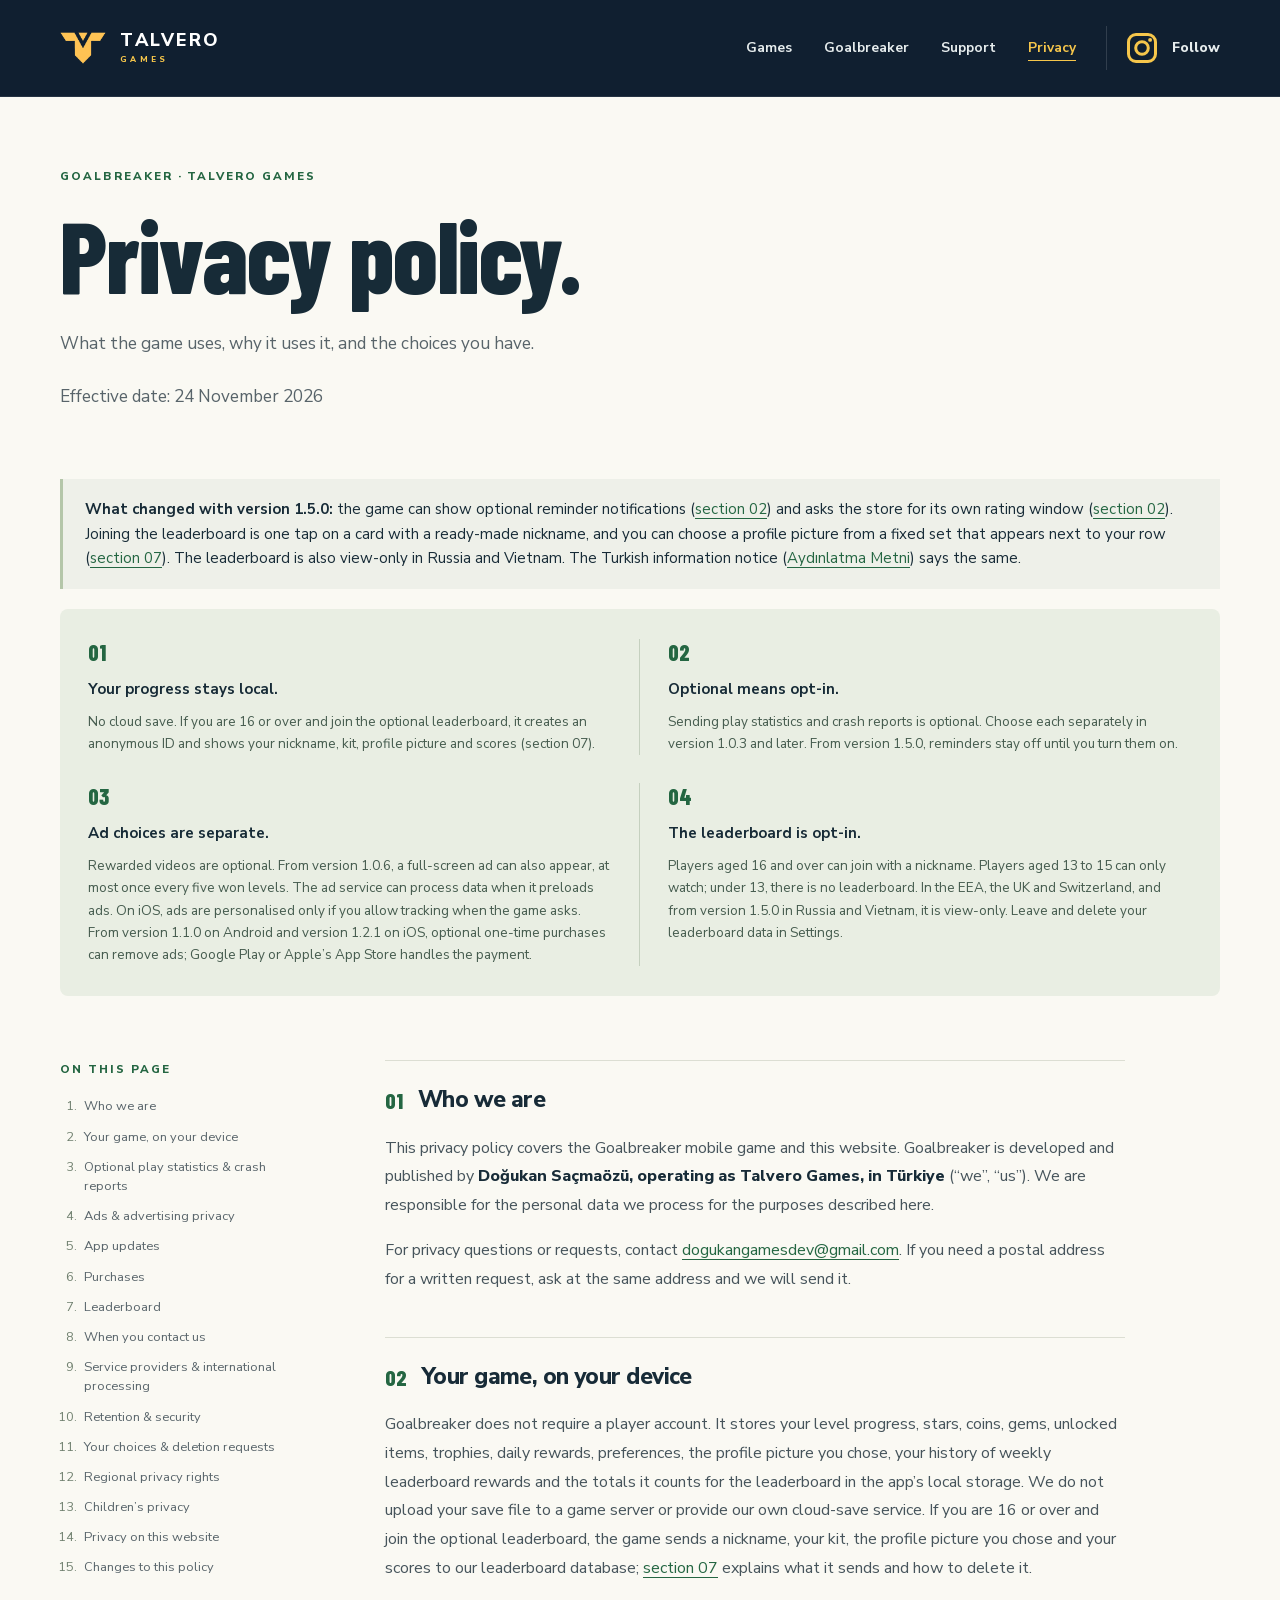
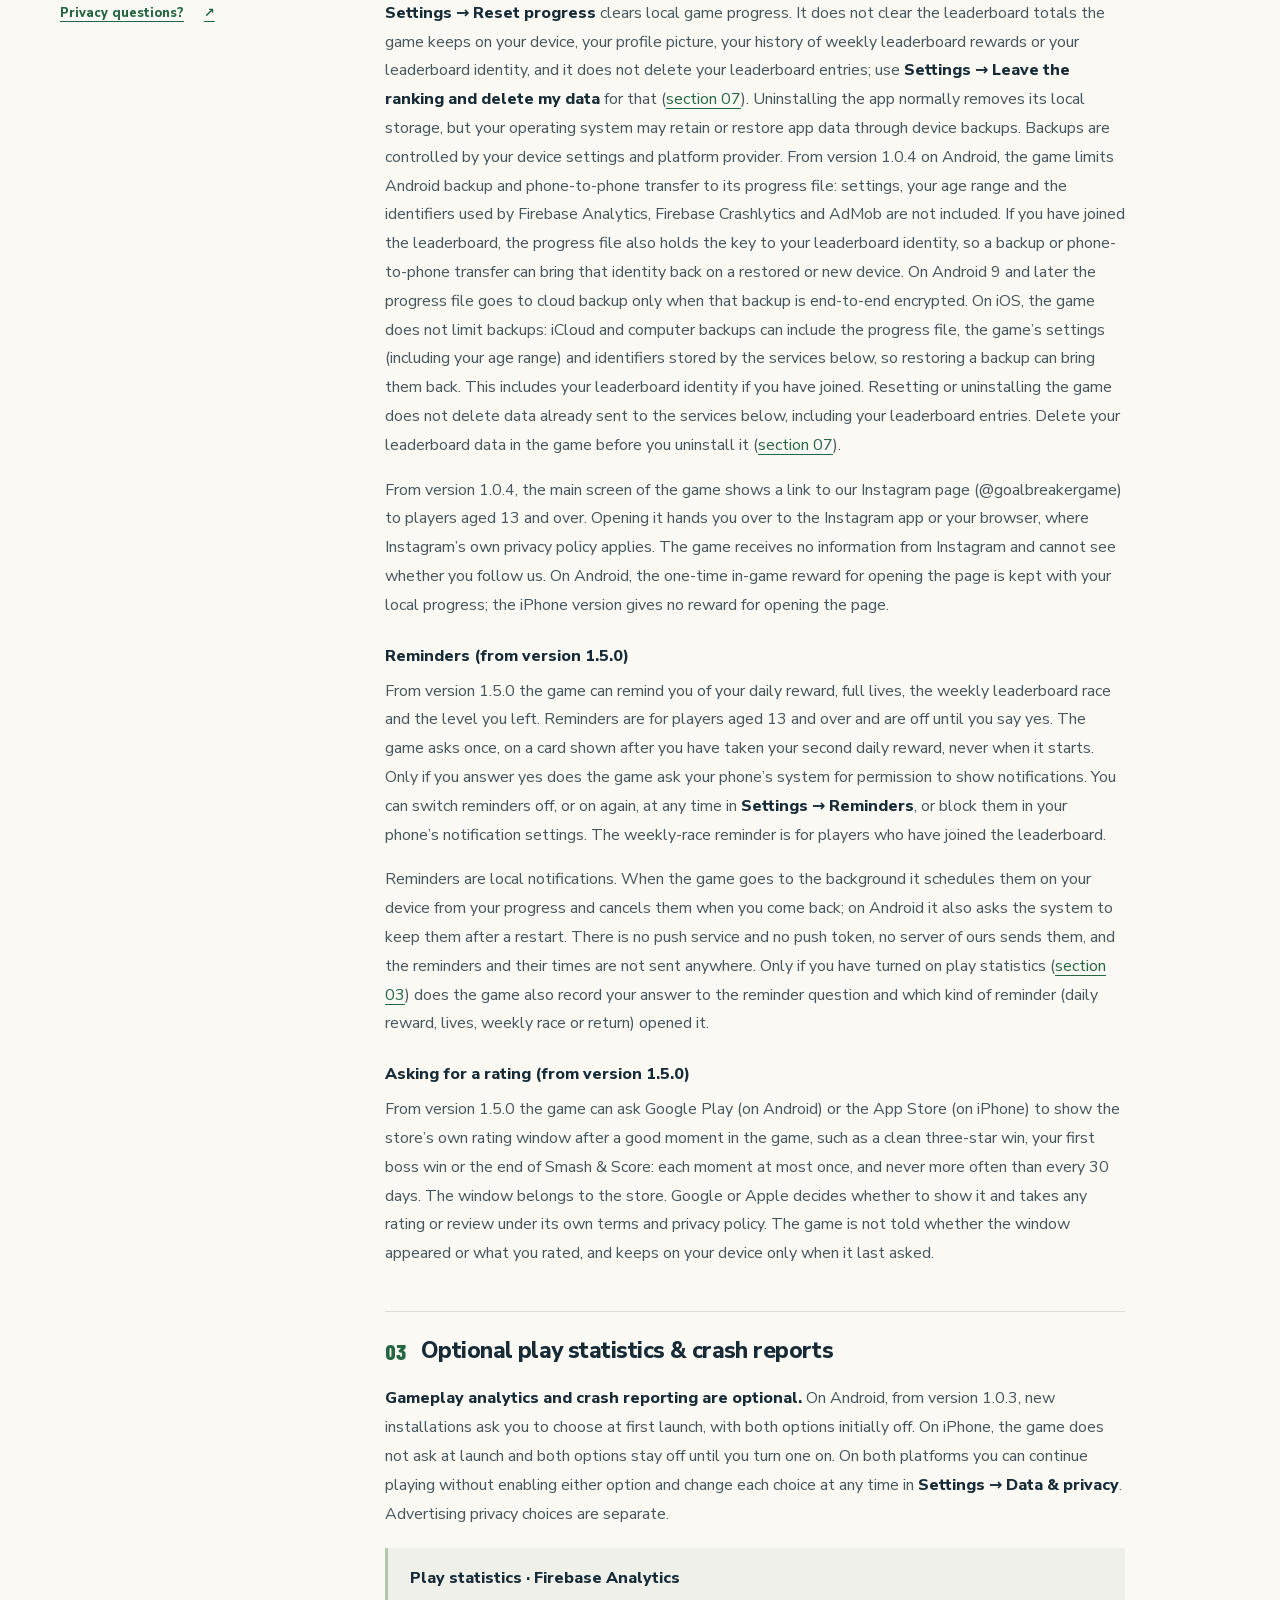
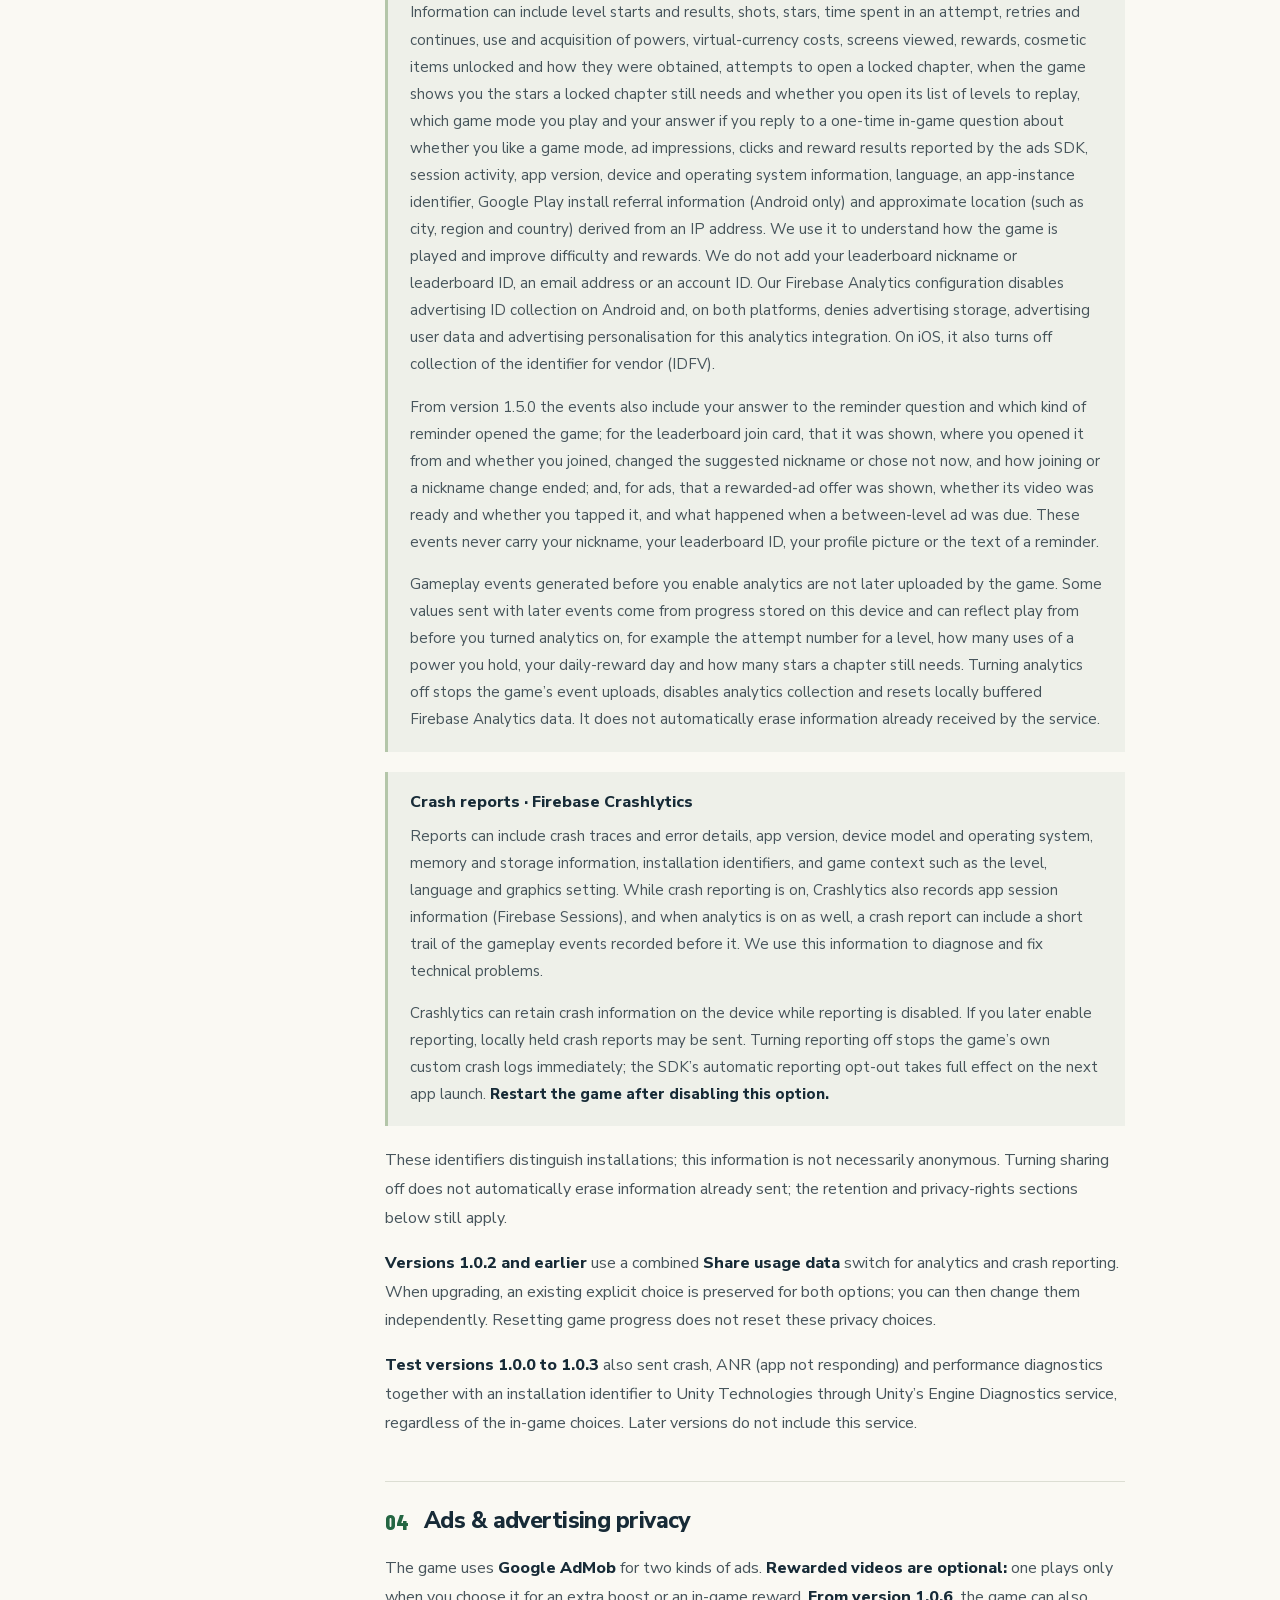
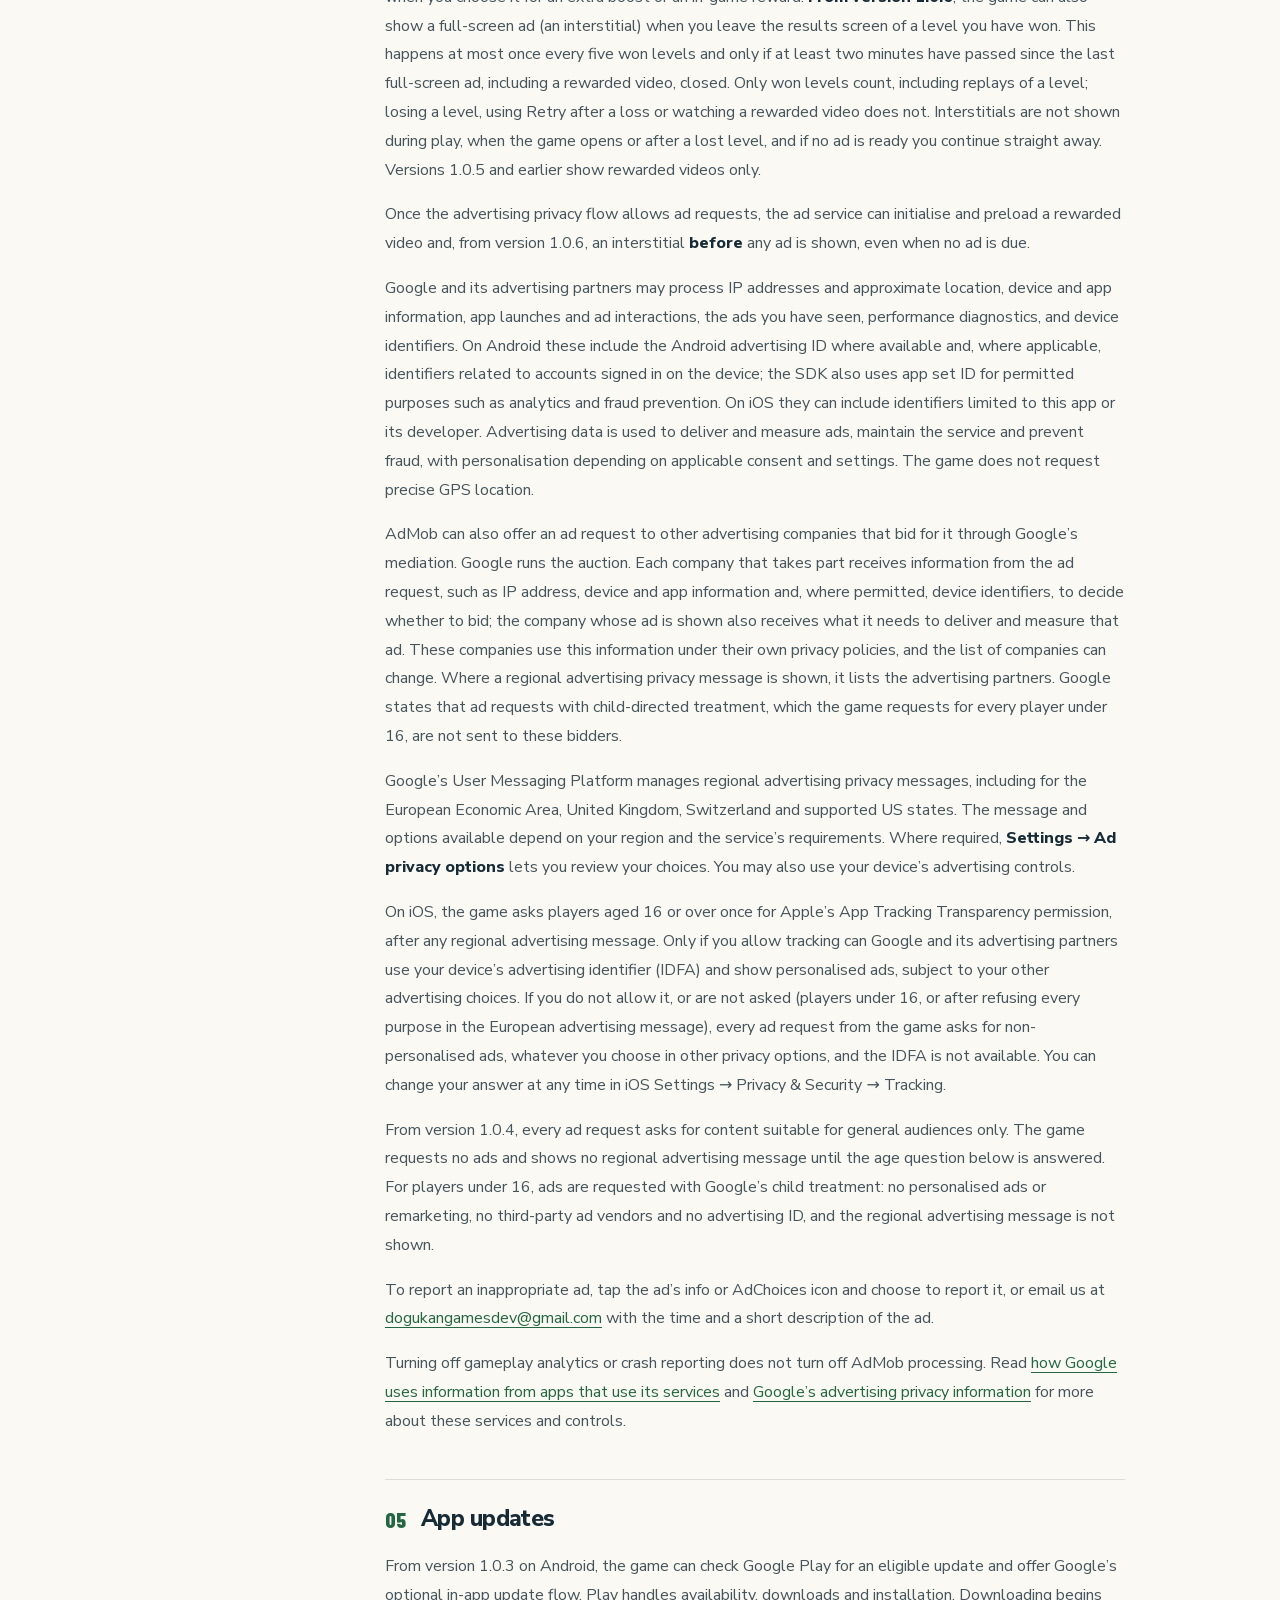
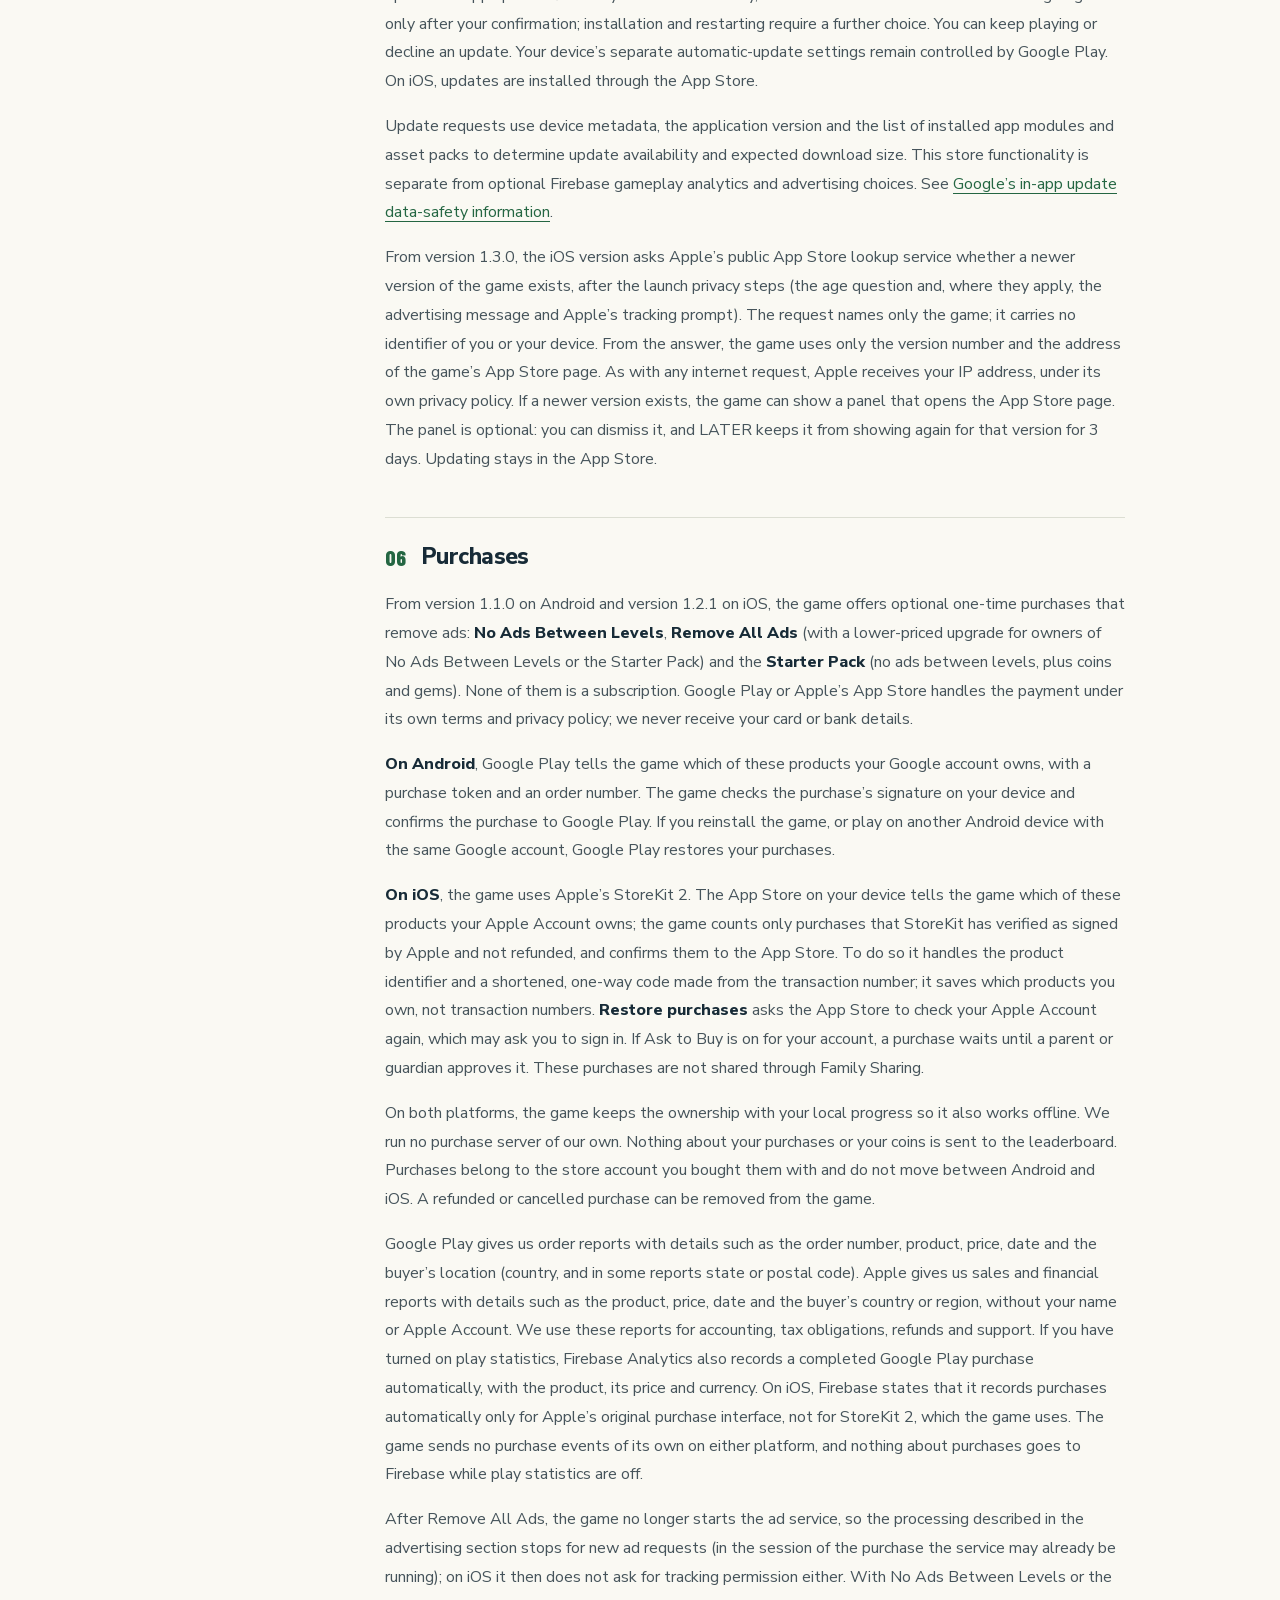
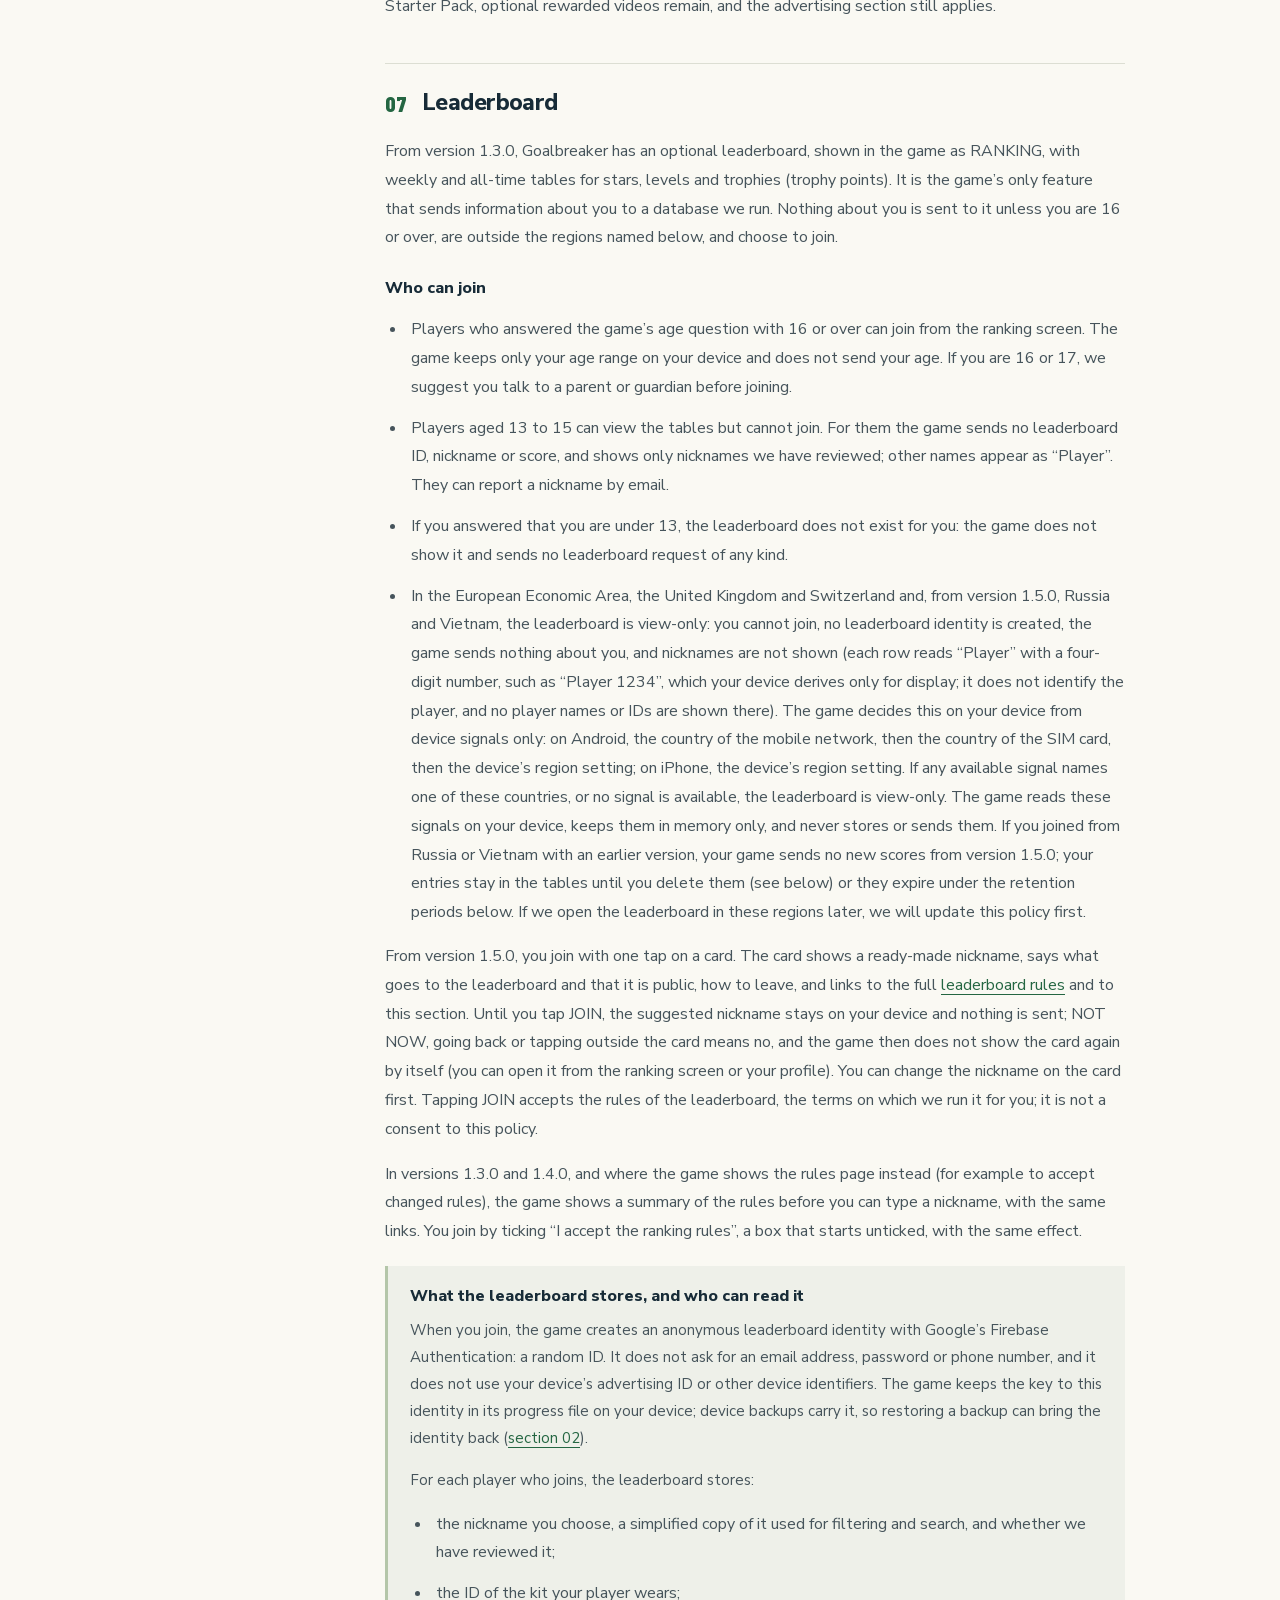
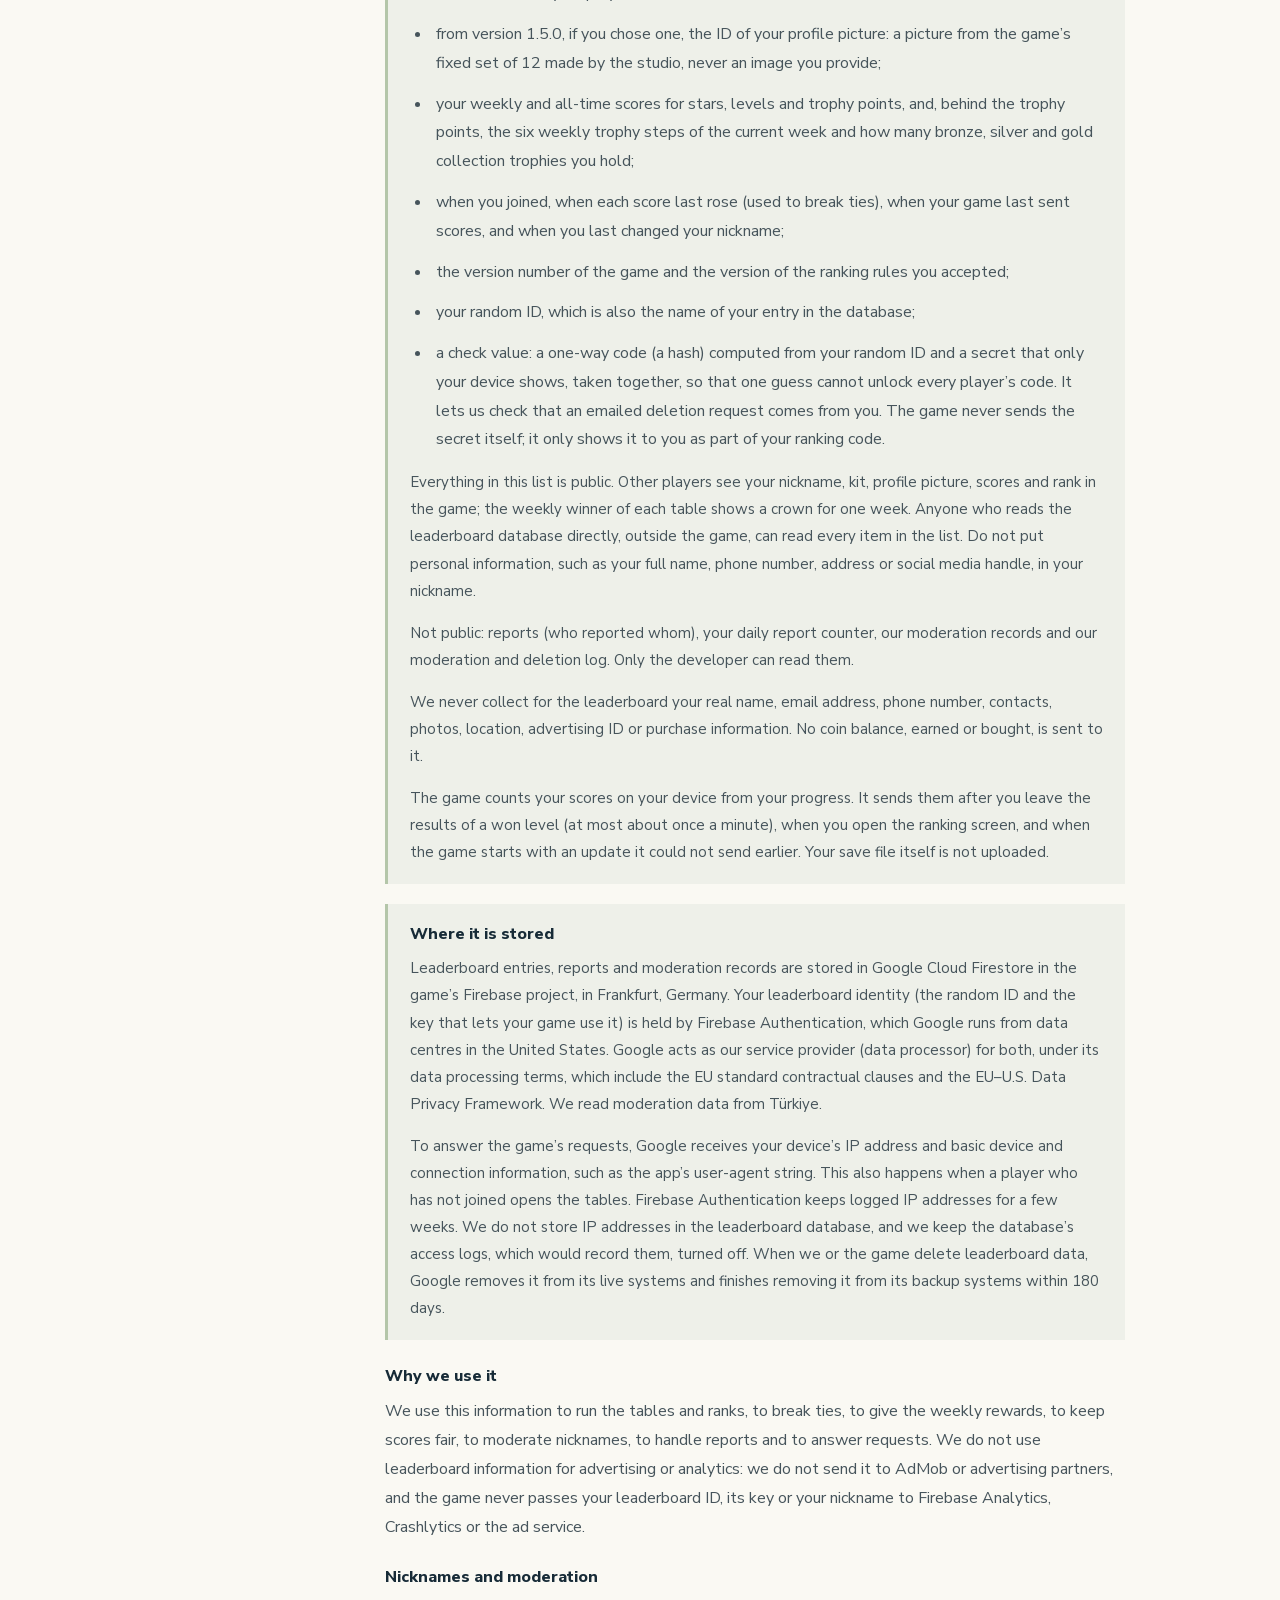
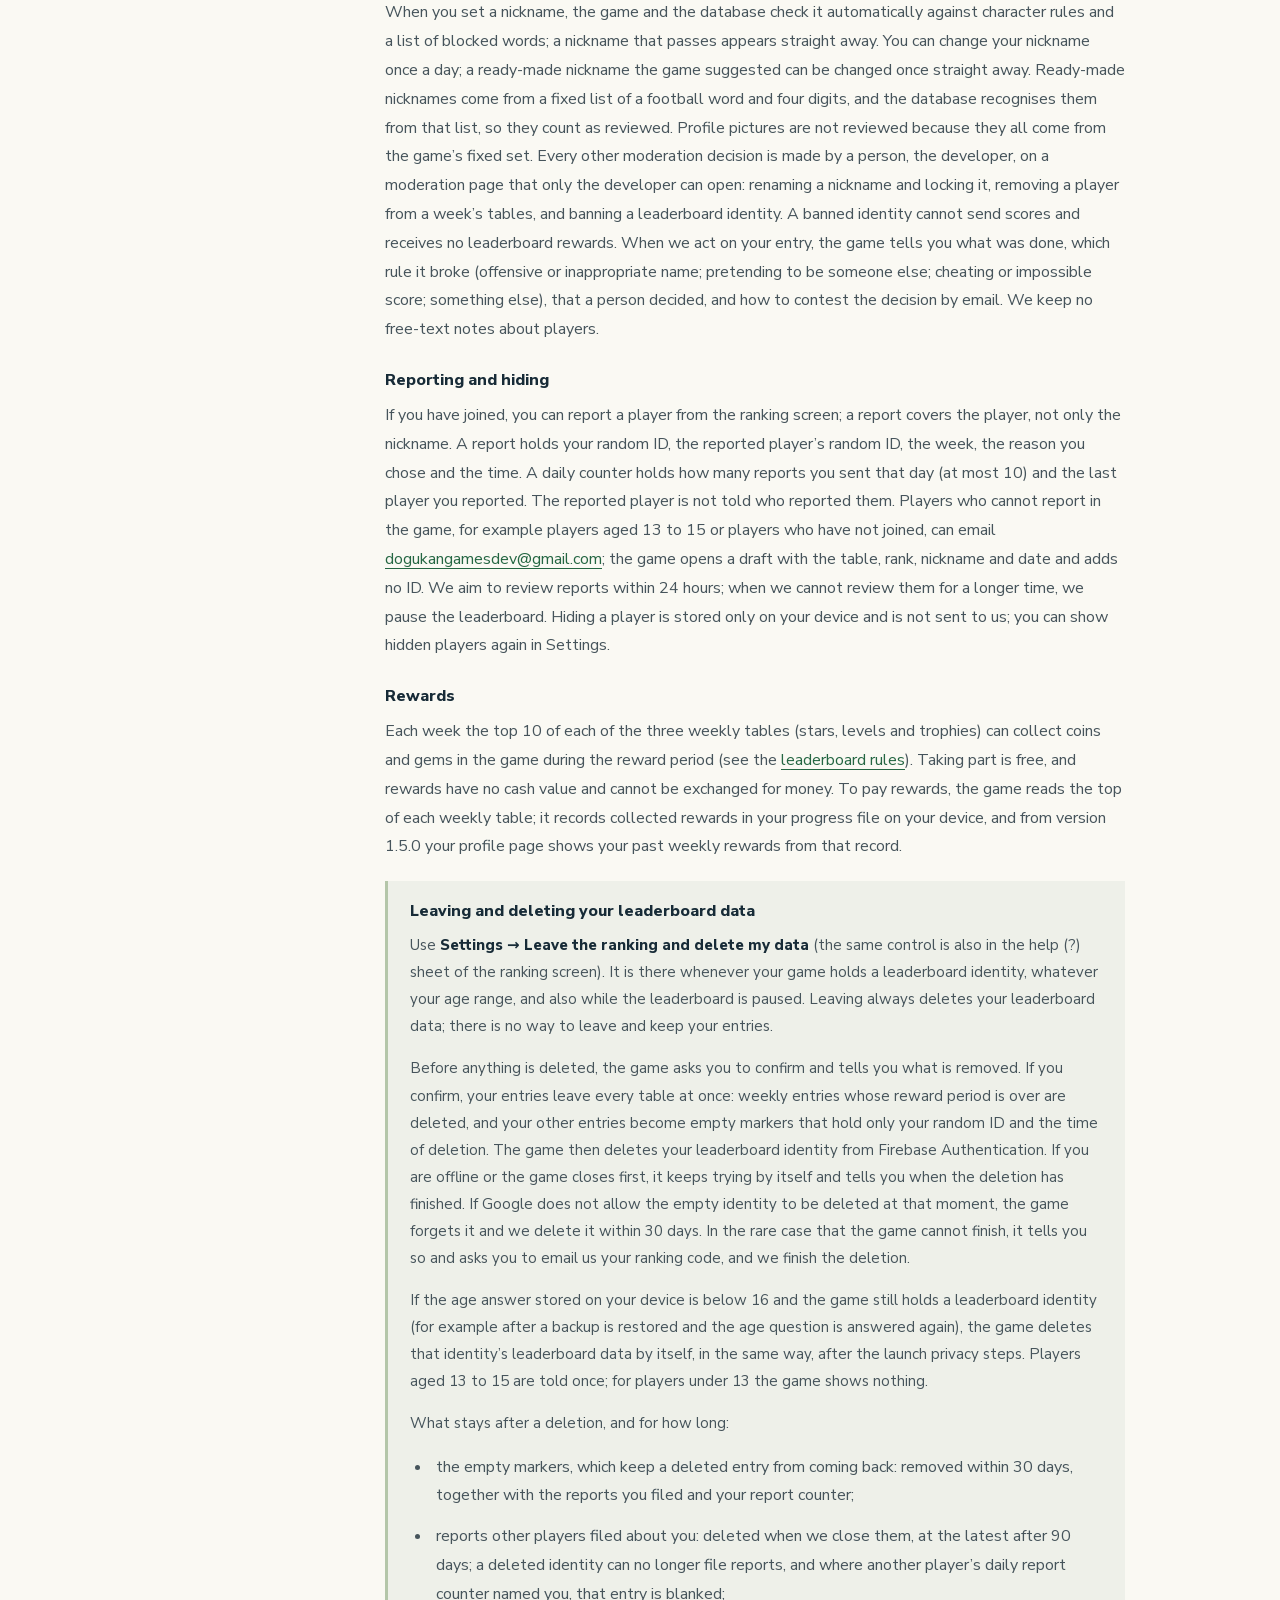
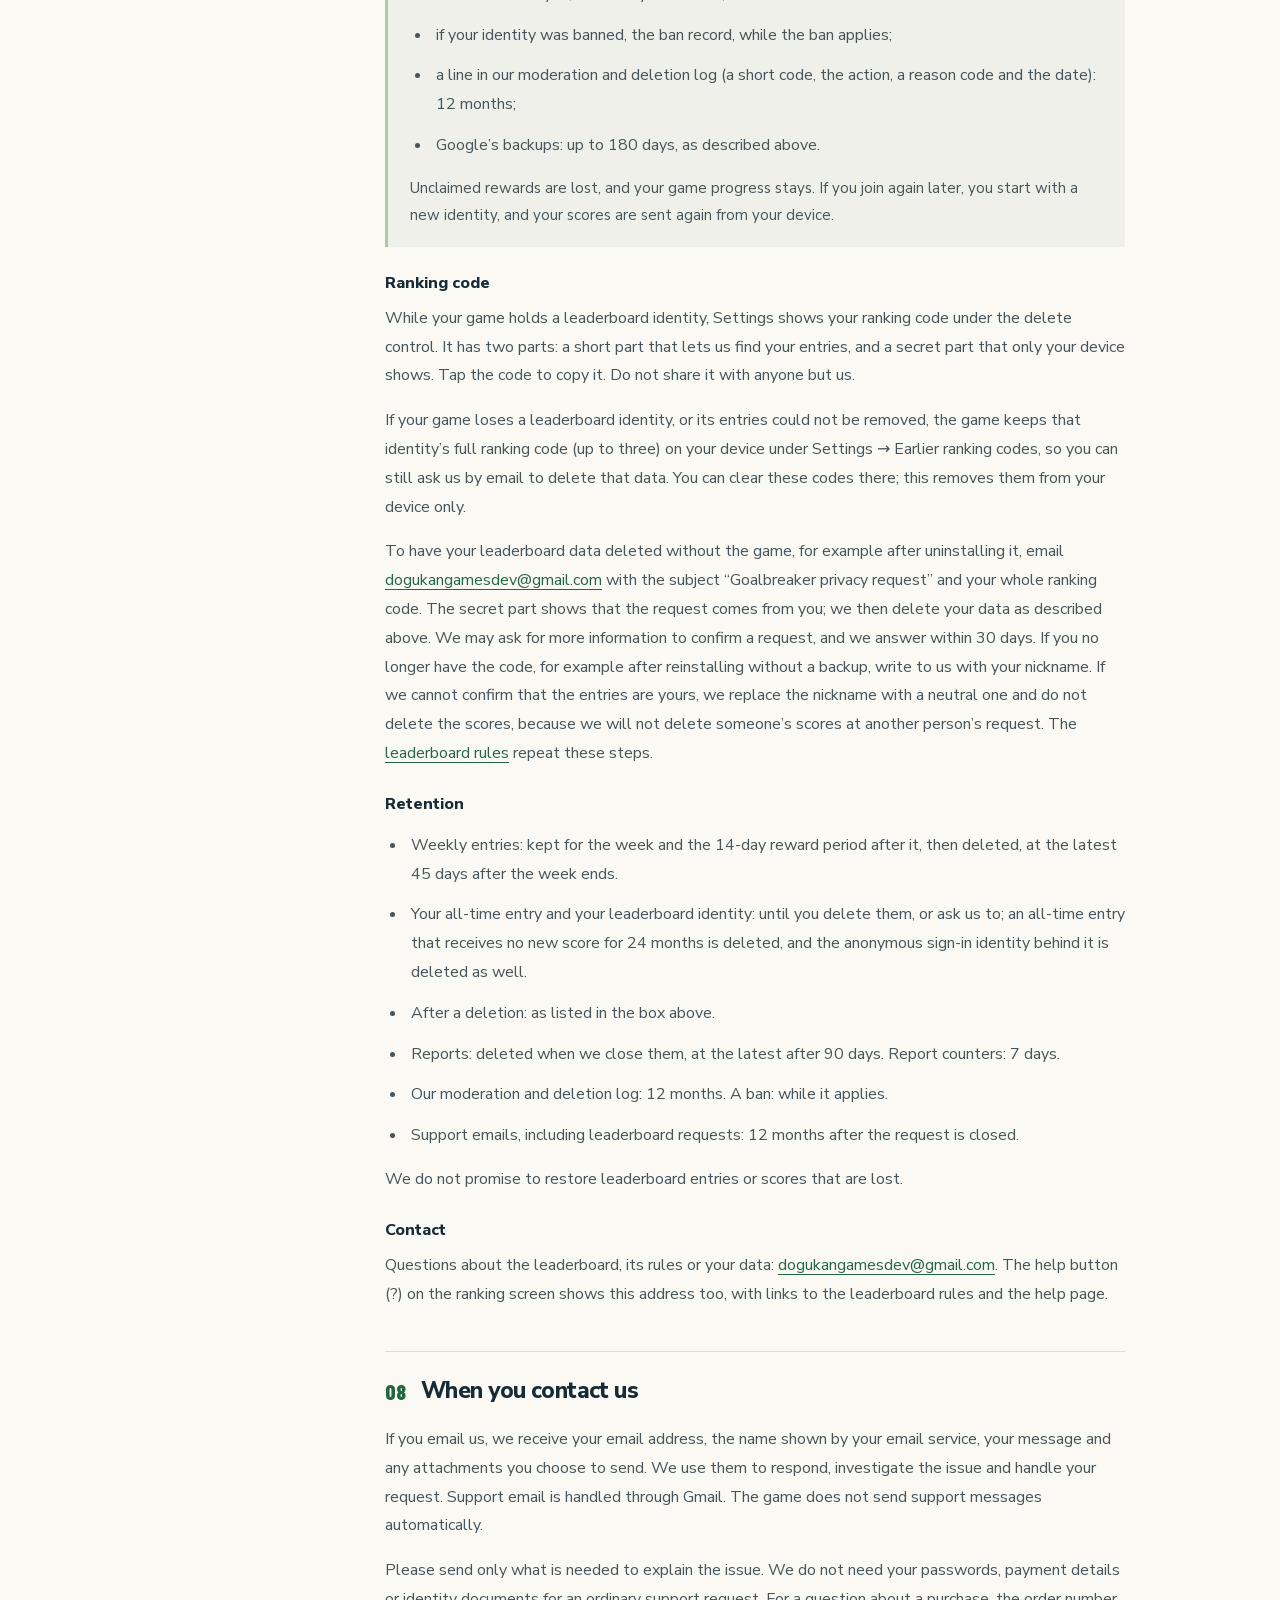
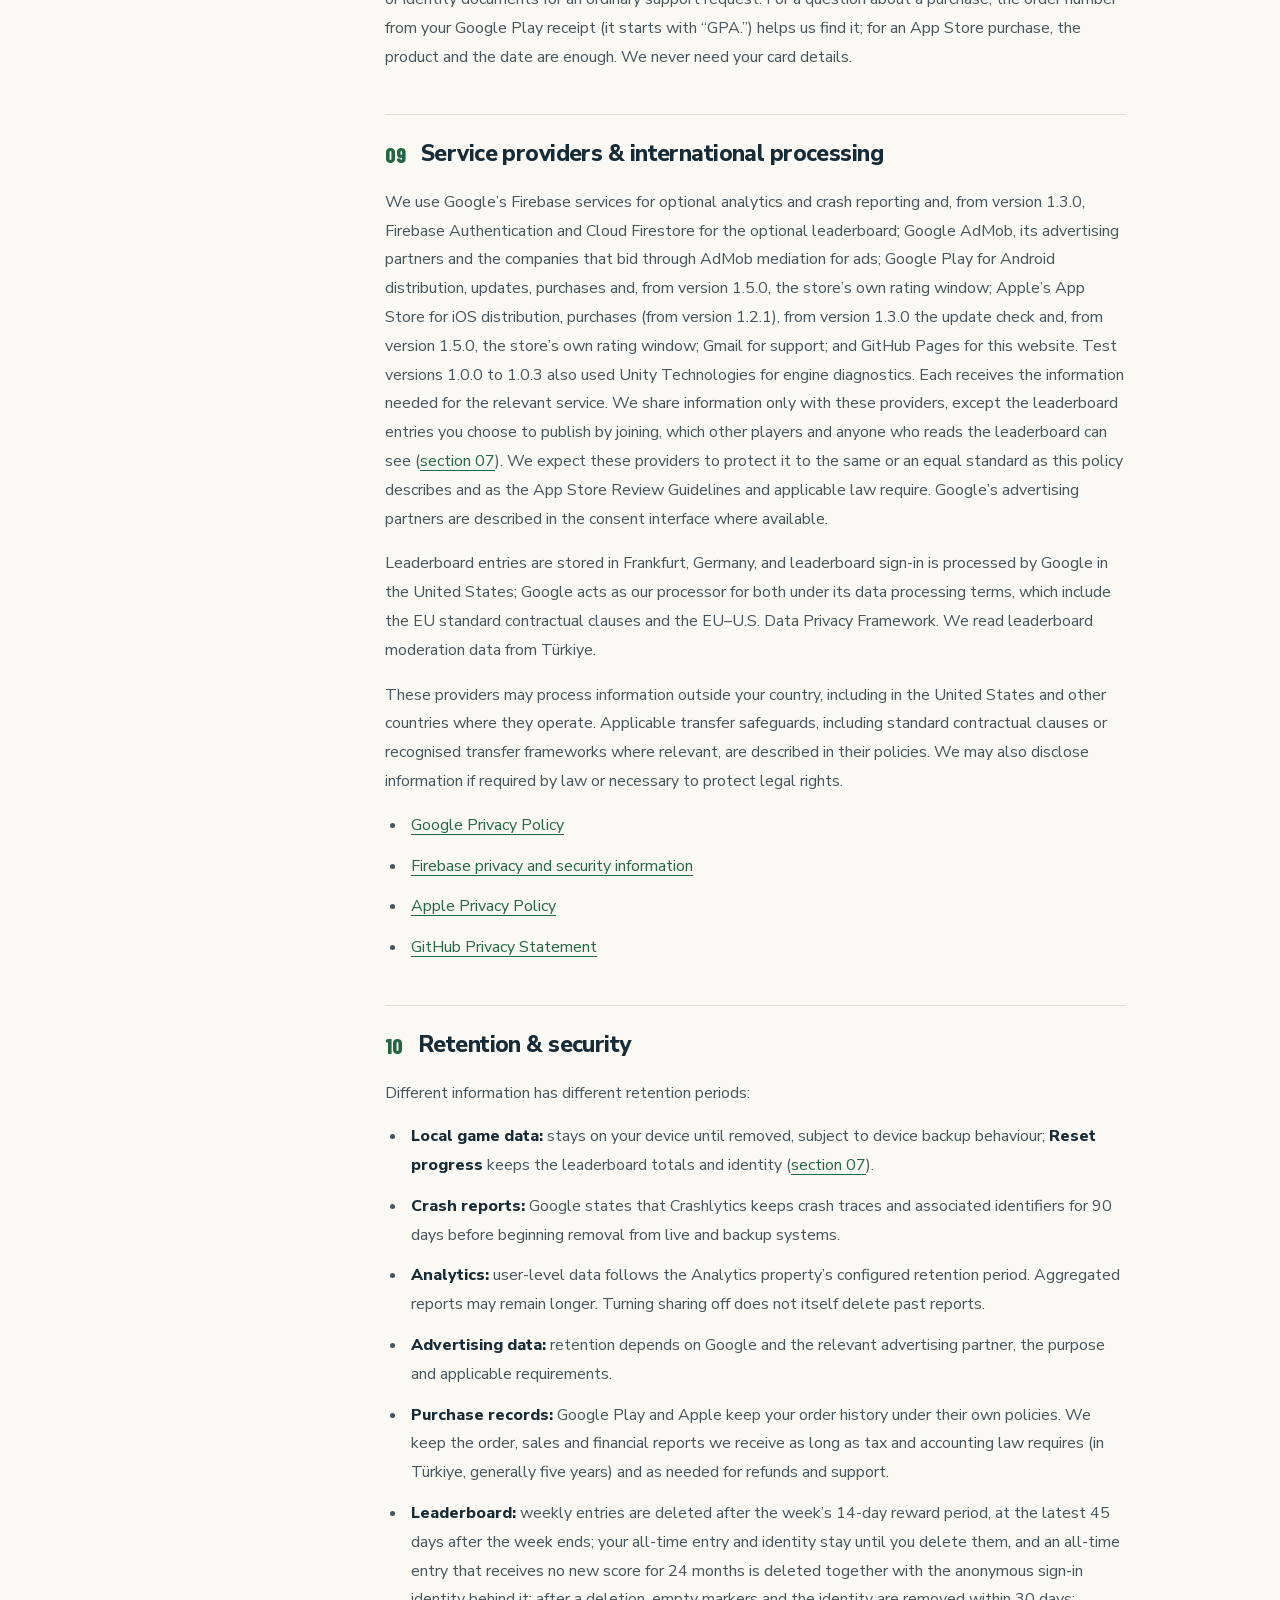
<file: goalbreaker/privacy/index.html>
<!DOCTYPE html>
<html lang="en">
  <head>
    <meta charset="utf-8">
    <meta name="viewport" content="width=device-width, initial-scale=1">
    <meta name="theme-color" content="#101f30">
    <meta name="referrer" content="strict-origin-when-cross-origin">
    <title>Goalbreaker Privacy Policy — Talvero Games</title>
    <meta
      name="description"
      content="How Goalbreaker handles local progress, the optional leaderboard, optional Firebase statistics and crash reports, AdMob advertising, support emails and your privacy choices."
   >
    <link
      rel="canonical"
      href="https://talverogames.com/goalbreaker/privacy/"
   >
    <meta property="og:type" content="website">
    <meta property="og:site_name" content="Goalbreaker · Talvero Games">
    <meta
      property="og:title"
      content="Goalbreaker Privacy Policy — Talvero Games"
   >
    <meta
      property="og:description"
      content="How Goalbreaker handles local progress, the optional leaderboard, optional Firebase statistics and crash reports, AdMob advertising, support emails and your privacy choices."
   >
    <meta
      property="og:url"
      content="https://talverogames.com/goalbreaker/privacy/"
   >
    <meta
      property="og:image"
      content="https://talverogames.com/assets/goalbreaker-feature.jpg"
   >
    <meta property="og:image:width" content="1024">
    <meta property="og:image:height" content="500">
    <meta
      property="og:image:alt"
      content="Goalbreaker: Draw the shot. Break the wall. Score."
   >
    <meta name="twitter:card" content="summary_large_image">
    <link rel="icon" href="../../assets/icon.png" type="image/png">
    <link
      rel="preload"
      href="../../assets/fonts/barlow-condensed-800-latin.woff2"
      as="font"
      type="font/woff2"
      crossorigin
   >
    <link rel="stylesheet" href="../../style.css?v=20261119">
  </head>
  <body>
    <a class="skip-link" href="#main">Skip to content</a>
    <header class="site-header">
      <div class="container header-inner">
        <a class="studio-brand" href="../../" aria-label="Talvero Games home"
          ><img src="../../assets/talvero-emblem.png" width="304" height="214" alt=""
          ><span>TALVERO<small>GAMES</small></span></a>
        <nav aria-label="Main navigation">
          <a class="nav-games" href="../../#games">Games</a>
          <a href="../../goalbreaker/">Goalbreaker</a>
          <a href="../../goalbreaker/support/">Support</a>
          <a href="../../goalbreaker/privacy/" aria-current="page">Privacy</a>
        </nav>
        <div class="header-tools">
          <a class="nav-ig" href="https://www.instagram.com/goalbreakergame/" rel="noopener"
            ><svg class="ig-glyph" viewBox="2 2 20 20" width="30" height="30" aria-hidden="true" focusable="false"><rect x="3" y="3" width="18" height="18" rx="5" fill="none" stroke="currentColor" stroke-width="2"/><circle cx="12" cy="12" r="4.2" fill="none" stroke="currentColor" stroke-width="2"/><circle cx="17.4" cy="6.6" r="1.3" fill="currentColor"/></svg><span class="nav-ig-label" aria-hidden="true">Follow</span
            ><span class="visually-hidden">Follow Goalbreaker on Instagram</span></a
          >
        </div>
      </div>
    </header>
    <main id="main" class="container privacy-main">
      <div class="page-heading">
        <p class="eyebrow">Goalbreaker · Talvero Games</p>
        <h1>Privacy policy.</h1>
        <p>What the game uses, why it uses it, and the choices you have.</p>
        <p class="effective-date">
          Effective date: 24 November 2026
        </p>
      </div>
      <div class="data-detail">
        <p>
          <strong>What changed with version 1.5.0:</strong> the game can show
          optional reminder notifications
          (<a href="#reminders">section 02</a>) and asks the store for its own
          rating window (<a href="#rating">section 02</a>). Joining the
          leaderboard is one tap on a card with a ready-made nickname, and you
          can choose a profile picture from a fixed set that appears next to
          your row (<a href="#leaderboard">section 07</a>). The leaderboard is
          also view-only in Russia and Vietnam. The Turkish information notice
          (<a href="../../tr/goalbreaker/aydinlatma-metni/" hreflang="tr"
            >Aydınlatma Metni</a
          >) says the same.
        </p>
      </div>
      <section class="privacy-summary summary-quad" aria-label="Privacy at a glance">
        <div>
          <span class="summary-mark" aria-hidden="true">01</span
          ><strong>Your progress stays local.</strong>
          <p>
            No cloud save. If you are 16 or over and join the optional
            leaderboard, it creates an anonymous ID and shows your nickname,
            kit, profile picture and scores (section 07).
          </p>
        </div>
        <div>
          <span class="summary-mark" aria-hidden="true">02</span
          ><strong>Optional means opt-in.</strong>
          <p>
            Sending play statistics and crash reports is optional. Choose each
            separately in version 1.0.3 and later. From version 1.5.0,
            reminders stay off until you turn them on.
          </p>
        </div>
        <div>
          <span class="summary-mark" aria-hidden="true">03</span
          ><strong>Ad choices are separate.</strong>
          <p>
            Rewarded videos are optional. From version 1.0.6, a full-screen ad
            can also appear, at most once every five won levels. The ad service
            can process data when it preloads ads. On iOS, ads are
            personalised only if you allow tracking when the game asks. From
            version 1.1.0 on Android and version 1.2.1 on iOS, optional
            one-time purchases can remove ads; Google Play or Apple’s App
            Store handles the payment.
          </p>
        </div>
        <div>
          <span class="summary-mark" aria-hidden="true">04</span
          ><strong>The leaderboard is opt-in.</strong>
          <p>
            Players aged 16 and over can join with a nickname. Players aged 13
            to 15 can only watch; under 13, there is no leaderboard. In the EEA,
            the UK and Switzerland, and from version 1.5.0 in Russia and
            Vietnam, it is view-only. Leave and delete your leaderboard data
            in Settings.
          </p>
        </div>
      </section>
      <div class="privacy-layout">
        <aside class="policy-nav">
          <nav aria-label="Privacy policy contents">
            <p class="eyebrow">On this page</p>
            <ol>
              <li><a href="#about">Who we are</a></li>
              <li><a href="#local-data">Your game, on your device</a></li>
              <li>
                <a href="#usage-data"
                  >Optional play statistics &amp; crash reports</a
                >
              </li>
              <li>
                <a href="#advertising">Ads &amp; advertising privacy</a>
              </li>
              <li><a href="#updates">App updates</a></li>
              <li><a href="#purchases">Purchases</a></li>
              <li><a href="#leaderboard">Leaderboard</a></li>
              <li><a href="#support-data">When you contact us</a></li>
              <li>
                <a href="#providers"
                  >Service providers &amp; international processing</a
                >
              </li>
              <li><a href="#retention">Retention &amp; security</a></li>
              <li><a href="#choices">Your choices &amp; deletion requests</a></li>
              <li><a href="#rights">Regional privacy rights</a></li>
              <li><a href="#children">Children’s privacy</a></li>
              <li><a href="#website">Privacy on this website</a></li>
              <li><a href="#changes">Changes to this policy</a></li>
            </ol>
          </nav>
          <a
            class="text-link"
            href="mailto:dogukangamesdev@gmail.com?subject=Goalbreaker%20privacy%20request"
            >Privacy questions? <span aria-hidden="true">↗</span></a
          >
        </aside>
        <article class="policy-content" aria-label="Full privacy policy">
          <section id="about">
            <h2><span class="section-index">01</span>Who we are</h2>
            <p>
              This privacy policy covers the Goalbreaker mobile game and this
              website. Goalbreaker is developed and published by
              <strong
                >Doğukan Saçmaözü, operating as Talvero Games, in
                Türkiye</strong
              >
              (“we”, “us”). We are responsible for the personal data we process
              for the purposes described here.
            </p>
            <p>
              For privacy questions or requests, contact
              <a
                href="mailto:dogukangamesdev@gmail.com?subject=Goalbreaker%20privacy%20request"
                >dogukangamesdev@gmail.com</a
              >. If you need a postal address for a written request, ask at the
              same address and we will send it.
            </p>
          </section>
          <section id="local-data">
            <h2>
              <span class="section-index">02</span>Your game, on your device
            </h2>
            <p>
              Goalbreaker does not require a player account. It stores your level progress, stars, coins, gems, unlocked items, trophies, daily rewards, preferences, the profile picture you chose, your history of weekly leaderboard rewards and the totals it counts for the leaderboard in the app’s local storage. We do not upload your save file to a game server or provide our own cloud-save service. If you are 16 or over and join the optional leaderboard, the game sends a nickname, your kit, the profile picture you chose and your scores to our leaderboard database; <a href="#leaderboard">section 07</a> explains what it sends and how to delete it.
            </p>
            <p>
              <strong>Settings → Reset progress</strong> clears local game progress. It does not clear the leaderboard totals the game keeps on your device, your profile picture, your history of weekly leaderboard rewards or your leaderboard identity, and it does not delete your leaderboard entries; use <strong>Settings → Leave the ranking and delete my data</strong> for that (<a href="#leaderboard">section 07</a>). Uninstalling the app normally removes its local storage,
              but your operating system may retain or restore app data through
              device backups. Backups are controlled by your device settings and
              platform provider. From version 1.0.4 on Android, the game limits
              Android backup and phone-to-phone transfer to its progress file:
              settings, your age range and the identifiers used by Firebase Analytics, Firebase Crashlytics and AdMob are not included. If you have joined the leaderboard, the progress file also holds the key to your leaderboard identity, so a backup or phone-to-phone transfer can bring that identity back on a restored or new device. On Android 9 and later the progress file goes to cloud backup only when that backup is end-to-end encrypted. On iOS, the game does not limit backups: iCloud and
              computer backups can include the progress file, the game’s
              settings (including your age range) and identifiers stored by the
              services below, so restoring a backup can bring them back. This includes your leaderboard identity if you have joined.
              Resetting or uninstalling the game does not delete data already sent to the services below, including your leaderboard entries. Delete your leaderboard data in the game before you uninstall it (<a href="#leaderboard">section 07</a>).
            </p>
            <p>
              From version 1.0.4, the main screen of the game shows a link to
              our Instagram page (@goalbreakergame) to players aged 13 and over.
              Opening it hands you over to the Instagram app or your browser,
              where Instagram’s own privacy policy applies. The game receives
              no information from Instagram and cannot see whether you follow
              us. On Android, the one-time in-game reward for opening the page
              is kept with your local progress; the iPhone version gives no
              reward for opening the page.
            </p>
            <h3 id="reminders">Reminders (from version 1.5.0)</h3>
            <p>
              From version 1.5.0 the game can remind you of your daily reward,
              full lives, the weekly leaderboard race and the level you left.
              Reminders are for players aged 13 and over and are off until you
              say yes. The game asks once, on a card shown after you have taken
              your second daily reward, never when it starts. Only if you answer
              yes does the game ask your phone’s system for permission to show
              notifications. You can switch reminders off, or on again, at any
              time in <strong>Settings → Reminders</strong>, or block them in
              your phone’s notification settings. The weekly-race reminder is
              for players who have joined the leaderboard.
            </p>
            <p>
              Reminders are local notifications. When the game goes to the
              background it schedules them on your device from your progress
              and cancels them when you come back; on Android it also asks the
              system to keep them after a restart. There is no push service
              and no push token, no server of ours sends them, and the
              reminders and their times are not sent anywhere. Only if you have
              turned on play statistics (<a href="#usage-data">section 03</a>)
              does the game also record your answer to the reminder question and
              which kind of reminder (daily reward, lives, weekly race or return)
              opened it.
            </p>
            <h3 id="rating">Asking for a rating (from version 1.5.0)</h3>
            <p>
              From version 1.5.0 the game can ask Google Play (on Android) or
              the App Store (on iPhone) to show the store’s own rating window
              after a good moment in the game, such as a clean three-star win,
              your first boss win or the end of Smash &amp; Score: each moment
              at most once, and never more often than every 30 days. The window
              belongs to the store. Google or Apple decides whether to show it
              and takes any rating or review under its own terms and privacy
              policy. The game is not told whether the window appeared or what
              you rated, and keeps on your device only when it last asked.
            </p>
          </section>
          <section id="usage-data">
            <h2>
              <span class="section-index">03</span>Optional play statistics &amp;
              crash reports
            </h2>
            <p>
              <strong>Gameplay analytics and crash reporting are optional.</strong>
              On Android, from version 1.0.3, new installations ask you to
              choose at first launch, with both options initially off. On
              iPhone, the game does not ask at launch and both options stay off
              until you turn one on. On both platforms you can continue playing
              without enabling either option and change each choice at any time
              in <strong>Settings → Data &amp; privacy</strong>. Advertising privacy
              choices are separate.
            </p>
            <div class="data-detail">
              <h3>Play statistics · Firebase Analytics</h3>
              <p>
                Information can include level starts and results, shots, stars,
                time spent in an attempt, retries and continues, use and
                acquisition of powers, virtual-currency costs, screens viewed,
                rewards, cosmetic items unlocked and how they were obtained, attempts
                to open a locked chapter, when the game shows you the stars a
                locked chapter still needs and whether you open its list of
                levels to replay, which game mode you play and your answer if you
                reply to a one-time in-game question about whether you like a
                game mode, ad impressions, clicks and reward results
                reported by the ads SDK, session
                activity, app version, device and operating system information,
                language, an app-instance identifier, Google Play install
                referral information (Android only) and approximate location (such
                as city, region and country) derived from an IP address. We use it to understand how the game is played and
                improve difficulty and rewards. We do not add your leaderboard nickname or leaderboard ID, an email address or an account ID. Our Firebase Analytics configuration
                disables advertising ID collection on Android and, on both
                platforms, denies advertising storage, advertising user data and
                advertising personalisation for this analytics integration. On
                iOS, it also turns off collection of the identifier for vendor
                (IDFV).
              </p>
              <p>
                From version 1.5.0 the events also include your answer to the
                reminder question and which kind of reminder opened the game;
                for the leaderboard join card, that it was shown, where you
                opened it from and whether you joined, changed the suggested
                nickname or chose not now, and how joining or a nickname change
                ended; and, for ads, that a rewarded-ad offer was shown, whether
                its video was ready and whether you tapped it, and what happened
                when a between-level ad was due. These events never carry your
                nickname, your leaderboard ID, your profile picture or the text
                of a reminder.
              </p>
              <p>
                Gameplay events generated before you enable analytics are not
                later uploaded by the game. Some values sent with later events
                come from progress stored on this device and can reflect play
                from before you turned analytics on, for example the attempt
                number for a level, how many uses of a power you hold, your
                daily-reward day and how many stars a chapter still needs. Turning analytics off stops the
                game’s event uploads, disables analytics collection and resets
                locally buffered Firebase Analytics data. It does not
                automatically erase information already received by the service.
              </p>
            </div>
            <div class="data-detail">
              <h3>Crash reports · Firebase Crashlytics</h3>
              <p>
                Reports can include crash traces and error details, app version,
                device model and operating system, memory and storage
                information, installation identifiers, and game context such as
                the level, language and graphics setting. While crash reporting
                is on, Crashlytics also records app session information (Firebase
                Sessions), and when analytics is on as well, a crash report can
                include a short trail of the gameplay events recorded before it.
                We use this information to diagnose and fix technical problems.
              </p>
              <p>
                Crashlytics can retain crash information on the device while
                reporting is disabled. If you later enable reporting, locally
                held crash reports may be sent. Turning reporting off stops the
                game’s own custom crash logs immediately; the SDK’s automatic
                reporting opt-out takes full effect on the next app launch.
                <strong>Restart the game after disabling this option.</strong>
              </p>
            </div>
            <p>
              These identifiers distinguish installations; this information is
              not necessarily anonymous. Turning sharing off does not
              automatically erase information already sent; the retention and
              privacy-rights sections below still apply.
            </p>
            <p>
              <strong>Versions 1.0.2 and earlier</strong> use a combined
              <strong>Share usage data</strong> switch for analytics and crash
              reporting. When upgrading, an existing explicit choice is
              preserved for both options; you can then change them independently.
              Resetting game progress does not reset these privacy choices.
            </p>
            <p>
              <strong>Test versions 1.0.0 to 1.0.3</strong> also sent crash,
              ANR (app not responding) and performance diagnostics together with
              an installation identifier to Unity Technologies through Unity’s
              Engine Diagnostics service, regardless of the in-game choices.
              Later versions do not include this service.
            </p>
          </section>
          <section id="advertising">
            <h2>
              <span class="section-index">04</span>Ads &amp; advertising
              privacy
            </h2>
            <p>
              The game uses <strong>Google AdMob</strong> for two kinds of ads.
              <strong>Rewarded videos are optional:</strong> one plays only when
              you choose it for an extra boost or an in-game reward.
              <strong>From version 1.0.6</strong>, the game can also show a
              full-screen ad (an interstitial) when you leave the results screen
              of a level you have won. This happens at most once every five won
              levels and only if at least two minutes have passed since the last
              full-screen ad, including a rewarded video, closed. Only won levels
              count, including replays of a level; losing a level, using Retry
              after a loss or watching a rewarded video does not.
              Interstitials are not shown during play, when the game opens or
              after a lost level, and if no ad is ready you continue straight
              away. Versions 1.0.5 and earlier show rewarded videos only.
            </p>
            <p>
              Once the advertising privacy flow allows ad requests, the ad
              service can initialise and preload a rewarded video and, from
              version 1.0.6, an interstitial <strong>before</strong> any ad is
              shown, even when no ad is due.
            </p>
            <p>
              Google and its advertising partners may process IP addresses and
              approximate location, device and app information, app launches and
              ad interactions, the ads you have seen, performance diagnostics,
              and device identifiers. On Android these include the Android
              advertising ID where available and, where applicable, identifiers
              related to accounts signed in on the device; the SDK also uses app
              set ID for permitted purposes such as analytics and fraud
              prevention. On iOS they can include identifiers limited to this
              app or its developer. Advertising data is used to deliver and
              measure ads, maintain the service and prevent fraud, with
              personalisation depending on applicable consent and settings. The
              game does not request precise GPS location.
            </p>
            <p>
              AdMob can also offer an ad request to other advertising companies
              that bid for it through Google’s mediation. Google runs the
              auction. Each company that takes part receives information from
              the ad request, such as IP address, device and app information
              and, where permitted, device identifiers, to decide whether to
              bid; the company whose ad is shown also receives what it needs to
              deliver and measure that ad. These companies use this information
              under their own privacy policies, and the list of companies can
              change. Where a regional advertising privacy message is shown, it
              lists the advertising partners. Google states that ad requests
              with child-directed treatment, which the game requests for every
              player under 16, are not sent to these bidders.
            </p>
            <p>
              Google’s User Messaging Platform manages regional advertising
              privacy messages, including for the European Economic Area, United
              Kingdom, Switzerland and supported US states. The message and
              options available depend on your region and the service’s
              requirements. Where required,
              <strong>Settings → Ad privacy options</strong> lets you review
              your choices. You may also use your device’s advertising controls.
            </p>
            <p>
              On iOS, the game asks players aged 16 or over once for Apple’s
              App Tracking Transparency permission, after any regional
              advertising message. Only if you allow tracking can Google and its
              advertising partners use your device’s advertising identifier
              (IDFA) and show personalised ads, subject to your other
              advertising choices. If you do not allow it, or are not asked
              (players under 16, or after refusing every purpose in the
              European advertising message), every ad request from the game
              asks for non-personalised ads, whatever you choose in other
              privacy options, and the IDFA is not available. You can change
              your answer at any time in iOS Settings → Privacy &amp; Security →
              Tracking.
            </p>
            <p>
              From version 1.0.4, every ad request asks for content suitable for
              general audiences only. The game requests no ads and shows no
              regional advertising message until the age question below is
              answered. For players under 16, ads are requested with Google’s
              child treatment: no personalised ads or remarketing, no
              third-party ad vendors and no advertising ID, and the regional
              advertising message is not shown.
            </p>
            <p>
              To report an inappropriate ad, tap the ad’s info or AdChoices
              icon and choose to report it, or email us at
              <a
                href="mailto:dogukangamesdev@gmail.com?subject=Goalbreaker%20support"
                >dogukangamesdev@gmail.com</a
              >
              with the time and a short description of the ad.
            </p>
            <p>
              Turning off gameplay analytics or crash reporting does not turn
              off AdMob processing. Read
              <a href="https://policies.google.com/technologies/partner-sites"
                >how Google uses information from apps that use its services</a
              >
              and
              <a href="https://policies.google.com/technologies/ads"
                >Google’s advertising privacy information</a
              >
              for more about these services and controls.
            </p>
          </section>
          <section id="updates">
            <h2><span class="section-index">05</span>App updates</h2>
            <p>
              From version 1.0.3 on Android, the game can check Google Play for
              an eligible update and offer Google’s optional in-app update flow.
              Play handles availability, downloads and installation. Downloading
              begins only after your confirmation; installation and restarting
              require a further choice. You can keep playing or decline an
              update. Your device’s separate automatic-update settings remain
              controlled by Google Play. On iOS, updates are installed through the App Store.
            </p>
            <p>
              Update requests use device metadata, the application version and
              the list of installed app modules and asset packs to determine
              update availability and expected download size. This store
              functionality is separate from optional Firebase gameplay
              analytics and advertising choices. See
              <a href="https://developer.android.com/guide/playcore/in-app-updates#data-safety"
                >Google’s in-app update data-safety information</a
              >.
            </p>
            <p>
              From version 1.3.0, the iOS version asks Apple’s public App Store
              lookup service whether a newer version of the game exists, after
              the launch privacy steps (the age question and, where they apply,
              the advertising message and Apple’s tracking prompt). The request
              names only the game; it carries no identifier of you or your
              device. From the answer, the game uses only the version number and
              the address of the game’s App Store page. As with any internet
              request, Apple receives your IP address, under its own privacy
              policy. If a newer version exists, the game can show a panel that
              opens the App Store page. The panel is optional: you can dismiss
              it, and LATER keeps it from showing again for that version for 3
              days. Updating stays in the App Store.
            </p>
          </section>
          <section id="purchases">
            <h2><span class="section-index">06</span>Purchases</h2>
            <p>
              From version 1.1.0 on Android and version 1.2.1 on iOS, the game
              offers optional one-time purchases that remove ads:
              <strong>No Ads Between Levels</strong>,
              <strong>Remove All Ads</strong> (with a lower-priced upgrade for
              owners of No Ads Between Levels or the Starter Pack) and the
              <strong>Starter Pack</strong> (no ads between levels, plus coins
              and gems). None of them is a subscription. Google Play or Apple’s
              App Store handles the payment under its own terms and privacy
              policy; we never receive your card or bank details.
            </p>
            <p>
              <strong>On Android</strong>, Google Play tells the game which of
              these products your Google account owns, with a purchase token and
              an order number. The game checks the purchase’s signature on your
              device and confirms the purchase to Google Play. If you reinstall
              the game, or play on another Android device with the same Google
              account, Google Play restores your purchases.
            </p>
            <p>
              <strong>On iOS</strong>, the game uses Apple’s StoreKit 2. The App
              Store on your device tells the game which of these products your
              Apple Account owns; the game counts only purchases that StoreKit
              has verified as signed by Apple and not refunded, and confirms
              them to the App Store. To do so it handles the product identifier
              and a shortened, one-way code made from the transaction number;
              it saves which products you own, not transaction numbers.
              <strong>Restore purchases</strong> asks the App Store to
              check your Apple Account again, which may ask you to sign in.
              If Ask to Buy is on for your account, a purchase waits until a
              parent or guardian approves it. These purchases are not shared
              through Family Sharing.
            </p>
            <p>
              On both platforms, the game keeps the ownership with your local
              progress so it also works offline. We run no purchase server of our own. Nothing about your purchases or your coins is sent to the leaderboard. Purchases belong to the store account you bought them
              with and do not move between Android and iOS. A refunded or
              cancelled purchase can be removed from the game.
            </p>
            <p>
              Google Play gives us order reports with details such as the order
              number, product, price, date and the buyer’s location (country,
              and in some reports state or postal code). Apple gives us sales
              and financial reports with details such as the product, price,
              date and the buyer’s country or region, without your name or
              Apple Account. We use these reports for accounting, tax
              obligations, refunds and support. If you have turned on play
              statistics, Firebase Analytics also records a completed Google
              Play purchase automatically, with the product, its price and
              currency. On iOS, Firebase states that it records purchases
              automatically only for Apple’s original purchase interface, not
              for StoreKit 2, which the game uses. The game sends no purchase
              events of its own on either platform, and nothing about purchases
              goes to Firebase while play statistics are off.
            </p>
            <p>
              After Remove All Ads, the game no longer starts the ad service, so
              the processing described in the advertising section stops for new
              ad requests (in the session of the purchase the service may already
              be running); on iOS it then does not ask for tracking permission
              either. With No Ads Between Levels or the Starter Pack,
              optional rewarded videos remain, and the advertising section still
              applies.
            </p>
          </section>
          <section id="leaderboard">
            <h2><span class="section-index">07</span>Leaderboard</h2>
            <p>
              From version 1.3.0, Goalbreaker has an optional leaderboard, shown
              in the game as RANKING, with weekly and all-time tables for stars,
              levels and trophies (trophy points). It is the game’s only feature
              that sends information about you to a database we run. Nothing
              about you is sent to it unless you are 16 or over, are outside the
              regions named below, and choose to join.
            </p>
            <h3>Who can join</h3>
            <ul>
              <li>
                Players who answered the game’s age question with 16 or over can
                join from the ranking screen. The game keeps only your age range
                on your device and does not send your age. If you are 16 or 17,
                we suggest you talk to a parent or guardian before joining.
              </li>
              <li>
                Players aged 13 to 15 can view the tables but cannot join. For
                them the game sends no leaderboard ID, nickname or score, and
                shows only nicknames we have reviewed; other names appear as
                “Player”. They can report a nickname by email.
              </li>
              <li>
                If you answered that you are under 13, the leaderboard does not
                exist for you: the game does not show it and sends no
                leaderboard request of any kind.
              </li>
              <li>
                In the European Economic Area, the United Kingdom and
                Switzerland and, from version 1.5.0, Russia and Vietnam, the
                leaderboard is view-only: you cannot join, no
                leaderboard identity is created, the game sends nothing about
                you, and nicknames are not shown (each row reads “Player” with a
                four-digit number, such as “Player 1234”, which your device
                derives only for display; it does not identify the player, and
                no player names or IDs are shown there). The game decides this
                on your device from device signals only: on Android, the country
                of the mobile network, then the country of the SIM card, then
                the device’s region setting; on iPhone, the device’s region
                setting. If any available signal names one of these countries,
                or no signal is available, the leaderboard is view-only. The
                game reads these signals on your device, keeps them in memory
                only, and never stores or sends them. If you joined from Russia
                or Vietnam with an earlier version, your game sends no new
                scores from version 1.5.0; your entries stay in the tables until
                you delete them (see below) or they expire under the retention
                periods below. If we open the leaderboard in these regions
                later, we will update this policy first.
              </li>
            </ul>
            <p>
              From version 1.5.0, you join with one tap on a card. The card
              shows a ready-made nickname, says what goes to the leaderboard and
              that it is public, how to leave, and links to the full
              <a href="../leaderboard-rules/">leaderboard rules</a> and to this
              section. Until you tap JOIN, the suggested nickname stays on your
              device and nothing is sent; NOT NOW, going back or tapping outside
              the card means no, and the game then does not show the card again
              by itself (you can open it from the ranking screen or your
              profile). You can change the nickname on the card first. Tapping
              JOIN accepts the rules of the leaderboard, the terms on which we
              run it for you; it is not a consent to this policy.
            </p>
            <p>
              In versions 1.3.0 and 1.4.0, and where the game shows the rules
              page instead (for example to accept changed rules), the game shows
              a summary of the rules before you can type a nickname, with the
              same links. You join by ticking “I accept the ranking rules”, a
              box that starts unticked, with the same effect.
            </p>
            <div class="data-detail">
              <h3>What the leaderboard stores, and who can read it</h3>
              <p>
                When you join, the game creates an anonymous leaderboard
                identity with Google’s Firebase Authentication: a random ID. It
                does not ask for an email address, password or phone number, and
                it does not use your device’s advertising ID or other device
                identifiers. The game keeps the key to this identity in its
                progress file on your device; device backups carry it, so
                restoring a backup can bring the identity back
                (<a href="#local-data">section 02</a>).
              </p>
              <p>For each player who joins, the leaderboard stores:</p>
              <ul>
                <li>
                  the nickname you choose, a simplified copy of it used for
                  filtering and search, and whether we have reviewed it;
                </li>
                <li>the ID of the kit your player wears;</li>
                <li>
                  from version 1.5.0, if you chose one, the ID of your profile
                  picture: a picture from the game’s fixed set of 12 made by the
                  studio, never an image you provide;
                </li>
                <li>
                  your weekly and all-time scores for stars, levels and trophy
                  points, and, behind the trophy points, the six weekly trophy
                  steps of the current week and how many bronze, silver and gold
                  collection trophies you hold;
                </li>
                <li>
                  when you joined, when each score last rose (used to break
                  ties), when your game last sent scores, and when you last
                  changed your nickname;
                </li>
                <li>
                  the version number of the game and the version of the ranking
                  rules you accepted;
                </li>
                <li>
                  your random ID, which is also the name of your entry in the
                  database;
                </li>
                <li>
                  a check value: a one-way code (a hash) computed from your
                  random ID and a secret that only your device shows, taken
                  together, so that one guess cannot unlock every player’s code.
                  It lets us check that an emailed deletion request comes from
                  you. The game never sends the secret itself; it only shows it
                  to you as part of your ranking code.
                </li>
              </ul>
              <p>
                Everything in this list is public. Other players see your
                nickname, kit, profile picture, scores and rank in the game; the weekly winner of
                each table shows a crown for one week. Anyone who reads the
                leaderboard database directly, outside the game, can read every
                item in the list. Do not put personal information, such as your
                full name, phone number, address or social media handle, in your
                nickname.
              </p>
              <p>
                Not public: reports (who reported whom), your daily report
                counter, our moderation records and our moderation and deletion
                log. Only the developer can read them.
              </p>
              <p>
                We never collect for the leaderboard your real name, email
                address, phone number, contacts, photos, location, advertising ID
                or purchase information. No coin balance, earned or bought, is
                sent to it.
              </p>
              <p>
                The game counts your scores on your device from your progress.
                It sends them after you leave the results of a won level (at most
                about once a minute), when you open the ranking screen, and when
                the game starts with an update it could not send earlier. Your
                save file itself is not uploaded.
              </p>
            </div>
            <div class="data-detail">
              <h3>Where it is stored</h3>
              <p>
                Leaderboard entries, reports and moderation records are stored in
                Google Cloud Firestore in the game’s Firebase project, in
                Frankfurt, Germany. Your leaderboard identity (the random ID and
                the key that lets your game use it) is held by Firebase
                Authentication, which Google runs from data centres in the
                United States. Google acts as our service provider (data
                processor) for both, under its data processing terms, which
                include the EU standard contractual clauses and the EU–U.S. Data
                Privacy Framework. We read moderation data from Türkiye.
              </p>
              <p>
                To answer the game’s requests, Google receives your device’s IP
                address and basic device and connection information, such as the
                app’s user-agent string. This also happens when a player who has
                not joined opens the tables. Firebase Authentication keeps logged
                IP addresses for a few weeks. We do not store IP addresses in the
                leaderboard database, and we keep the database’s access logs,
                which would record them, turned off. When we or the game delete
                leaderboard data, Google removes it from its live systems and
                finishes removing it from its backup systems within 180 days.
              </p>
            </div>
            <h3>Why we use it</h3>
            <p>
              We use this information to run the tables and ranks, to break
              ties, to give the weekly rewards, to keep scores fair, to moderate
              nicknames, to handle reports and to answer requests. We do not use
              leaderboard information for advertising or analytics: we do not
              send it to AdMob or advertising partners, and the game never
              passes your leaderboard ID, its key or your nickname to Firebase
              Analytics, Crashlytics or the ad service.
            </p>
            <h3>Nicknames and moderation</h3>
            <p>
              When you set a nickname, the game and the database check it
              automatically against character rules and a list of blocked words;
              a nickname that passes appears straight away. You can change your
              nickname once a day; a ready-made nickname the game suggested can
              be changed once straight away. Ready-made nicknames come from a
              fixed list of a football word and four digits, and the database
              recognises them from that list, so they count as reviewed.
              Profile pictures are not reviewed because they all come from the
              game’s fixed set. Every other moderation decision is made by a
              person, the developer, on a moderation page that only the developer
              can open: renaming a nickname and locking it, removing a player
              from a week’s tables, and banning a leaderboard identity. A banned
              identity cannot send scores and receives no leaderboard rewards.
              When we act on your entry, the game tells you what was done, which
              rule it broke (offensive or inappropriate name; pretending to be
              someone else; cheating or impossible score; something else), that a
              person decided, and how to contest the decision by email. We keep
              no free-text notes about players.
            </p>
            <h3>Reporting and hiding</h3>
            <p>
              If you have joined, you can report a player from the ranking
              screen; a report covers the player, not only the nickname. A report
              holds your random ID, the reported player’s random ID, the week,
              the reason you chose and the time. A daily counter holds how many
              reports you sent that day (at most 10) and the last player you
              reported. The reported player is not told who reported them.
              Players who cannot report in the game, for example players aged 13
              to 15 or players who have not joined, can email
              <a
                href="mailto:dogukangamesdev@gmail.com?subject=Goalbreaker%20support"
                >dogukangamesdev@gmail.com</a
              >; the game opens a draft with the table, rank, nickname and date
              and adds no ID. We aim to review reports within 24 hours; when we
              cannot review them for a longer time, we pause the leaderboard.
              Hiding a player is stored only on your device and is not sent to
              us; you can show hidden players again in Settings.
            </p>
            <h3>Rewards</h3>
            <p>
              Each week the top 10 of each of the three weekly tables (stars,
              levels and trophies) can collect coins and gems in the game during
              the reward period (see the
              <a href="../leaderboard-rules/">leaderboard rules</a>). Taking part
              is free, and rewards have no cash value and cannot be exchanged for
              money. To pay rewards, the game reads the top of each weekly table;
              it records collected rewards in your progress file on your device, and from version 1.5.0 your profile page shows your past weekly rewards from that record.
            </p>
            <div class="data-detail">
              <h3>Leaving and deleting your leaderboard data</h3>
              <p>
                Use <strong>Settings → Leave the ranking and delete my
                data</strong> (the same control is also in the help (?) sheet of
                the ranking screen). It is there whenever your game holds a
                leaderboard identity, whatever your age range, and also while the
                leaderboard is paused. Leaving always deletes your leaderboard
                data; there is no way to leave and keep your entries.
              </p>
              <p>
                Before anything is deleted, the game asks you to confirm and
                tells you what is removed. If you confirm, your entries leave
                every table at once: weekly entries whose reward period is over
                are deleted, and your other entries become empty markers that
                hold only your random ID and the time of deletion. The game then
                deletes your leaderboard identity from Firebase Authentication.
                If you are offline or the game closes first, it keeps trying by
                itself and tells you when the deletion has finished. If Google
                does not allow the empty identity to be deleted at that moment,
                the game forgets it and we delete it within 30 days. In the rare
                case that the game cannot finish, it tells you so and asks you to
                email us your ranking code, and we finish the deletion.
              </p>
              <p>
                If the age answer stored on your device is below 16 and the game
                still holds a leaderboard identity (for example after a backup is
                restored and the age question is answered again), the game
                deletes that identity’s leaderboard data by itself, in the same
                way, after the launch privacy steps. Players aged 13 to 15 are
                told once; for players under 13 the game shows nothing.
              </p>
              <p>What stays after a deletion, and for how long:</p>
              <ul>
                <li>
                  the empty markers, which keep a deleted entry from coming back:
                  removed within 30 days, together with the reports you filed and
                  your report counter;
                </li>
                <li>
                  reports other players filed about you: deleted when we close
                  them, at the latest after 90 days; a deleted identity can no
                  longer file reports, and where another player’s daily report
                  counter named you, that entry is blanked;
                </li>
                <li>
                  if your identity was banned, the ban record, while the ban
                  applies;
                </li>
                <li>
                  a line in our moderation and deletion log (a short code, the
                  action, a reason code and the date): 12 months;
                </li>
                <li>Google’s backups: up to 180 days, as described above.</li>
              </ul>
              <p>
                Unclaimed rewards are lost, and your game progress stays. If you
                join again later, you start with a new identity, and your scores
                are sent again from your device.
              </p>
            </div>
            <h3>Ranking code</h3>
            <p>
              While your game holds a leaderboard identity, Settings shows your
              ranking code under the delete control. It has two parts: a short
              part that lets us find your entries, and a secret part that only
              your device shows. Tap the code to copy it. Do not share it with
              anyone but us.
            </p>
            <p>
              If your game loses a leaderboard identity, or its entries could
              not be removed, the game keeps that identity’s full ranking code
              (up to three) on your device under Settings → Earlier ranking
              codes, so you can still ask us by email to delete that data. You
              can clear these codes there; this removes them from your device
              only.
            </p>
            <p>
              To have your leaderboard data deleted without the game, for example
              after uninstalling it, email
              <a
                href="mailto:dogukangamesdev@gmail.com?subject=Goalbreaker%20privacy%20request"
                >dogukangamesdev@gmail.com</a
              >
              with the subject “Goalbreaker privacy request” and your whole
              ranking code. The secret part shows that the request comes from
              you; we then delete your data as described above. We may ask for
              more information to confirm a request, and we answer within 30
              days. If you no longer have the code, for example after
              reinstalling without a backup, write to us with your nickname. If
              we cannot confirm that the entries are yours, we replace the
              nickname with a neutral one and do not delete the scores, because
              we will not delete someone’s scores at another person’s request.
              The
              <a href="../leaderboard-rules/#delete">leaderboard rules</a> repeat
              these steps.
            </p>
            <h3>Retention</h3>
            <ul>
              <li>
                Weekly entries: kept for the week and the 14-day reward period
                after it, then deleted, at the latest 45 days after the week
                ends.
              </li>
              <li>
                Your all-time entry and your leaderboard identity: until you
                delete them, or ask us to; an all-time entry that receives no new
                score for 24 months is deleted, and the anonymous sign-in
                identity behind it is deleted as well.
              </li>
              <li>After a deletion: as listed in the box above.</li>
              <li>
                Reports: deleted when we close them, at the latest after 90 days.
                Report counters: 7 days.
              </li>
              <li>
                Our moderation and deletion log: 12 months. A ban: while it
                applies.
              </li>
              <li>
                Support emails, including leaderboard requests: 12 months after
                the request is closed.
              </li>
            </ul>
            <p>
              We do not promise to restore leaderboard entries or scores that
              are lost.
            </p>
            <h3>Contact</h3>
            <p>
              Questions about the leaderboard, its rules or your data:
              <a
                href="mailto:dogukangamesdev@gmail.com?subject=Goalbreaker%20support"
                >dogukangamesdev@gmail.com</a
              >. The help button (?) on the ranking screen shows this address
              too, with links to the leaderboard rules and the help page.
            </p>
          </section>
          <section id="support-data">
            <h2><span class="section-index">08</span>When you contact us</h2>
            <p>
              If you email us, we receive your email address, the name shown by
              your email service, your message and any attachments you choose to
              send. We use them to respond, investigate the issue and handle
              your request. Support email is handled through Gmail. The game
              does not send support messages automatically.
            </p>
            <p>
              Please send only what is needed to explain the issue. We do not
              need your passwords, payment details or identity documents for an
              ordinary support request. For a question about a purchase, the
              order number from your Google Play receipt (it starts with “GPA.”)
              helps us find it; for an App Store purchase, the product and the
              date are enough. We never need your card details.
            </p>
          </section>
          <section id="providers">
            <h2>
              <span class="section-index">09</span>Service providers &amp;
              international processing
            </h2>
            <p>
              We use Google’s Firebase services for optional analytics and crash reporting and, from version 1.3.0, Firebase Authentication and Cloud Firestore for the optional leaderboard; Google AdMob, its advertising partners and the companies that bid through AdMob mediation for ads; Google Play for Android distribution, updates, purchases and, from version 1.5.0, the store’s own rating window; Apple’s App Store for iOS distribution, purchases (from version 1.2.1), from version 1.3.0 the update check and, from version 1.5.0, the store’s own rating window; Gmail for support; and GitHub Pages for this
              website. Test versions 1.0.0 to 1.0.3 also used
              Unity Technologies for engine diagnostics. Each
              receives the information needed for the relevant service. We share information only with these providers, except the leaderboard entries you choose to publish by joining, which other players and anyone who reads the leaderboard can see (<a href="#leaderboard">section 07</a>). We expect these providers to protect it to the same or an equal standard as this policy describes and
              as the App Store Review Guidelines and applicable law require.
              Google’s
              advertising partners are described in the consent interface where
              available.
            </p>
            <p>
              Leaderboard entries are stored in Frankfurt, Germany, and
              leaderboard sign-in is processed by Google in the United States;
              Google acts as our processor for both under its data processing
              terms, which include the EU standard contractual clauses and the
              EU–U.S. Data Privacy Framework. We read leaderboard moderation data
              from Türkiye.
            </p>
            <p>
              These providers may process information outside your country,
              including in the United States and other countries where they
              operate. Applicable transfer safeguards, including standard
              contractual clauses or recognised transfer frameworks where
              relevant, are described in their policies. We may also disclose
              information if required by law or necessary to protect legal
              rights.
            </p>
            <ul class="provider-links">
              <li>
                <a href="https://policies.google.com/privacy"
                  >Google Privacy Policy</a
                >
              </li>
              <li>
                <a href="https://firebase.google.com/support/privacy"
                  >Firebase privacy and security information</a
                >
              </li>
              <li>
                <a href="https://www.apple.com/legal/privacy/"
                  >Apple Privacy Policy</a
                >
              </li>
              <li>
                <a
                  href="https://docs.github.com/en/site-policy/privacy-policies/github-general-privacy-statement"
                  >GitHub Privacy Statement</a
                >
              </li>
            </ul>
          </section>
          <section id="retention">
            <h2><span class="section-index">10</span>Retention &amp; security</h2>
            <p>Different information has different retention periods:</p>
            <ul>
              <li>
                <strong>Local game data:</strong> stays on your device until removed, subject to device backup behaviour; <strong>Reset progress</strong> keeps the leaderboard totals and identity (<a href="#leaderboard">section 07</a>).
              </li>
              <li>
                <strong>Crash reports:</strong> Google states that Crashlytics
                keeps crash traces and associated identifiers for 90 days before
                beginning removal from live and backup systems.
              </li>
              <li>
                <strong>Analytics:</strong> user-level data follows the
                Analytics property’s configured retention period. Aggregated
                reports may remain longer. Turning sharing off does not itself
                delete past reports.
              </li>
              <li>
                <strong>Advertising data:</strong> retention depends on Google
                and the relevant advertising partner, the purpose and applicable
                requirements.
              </li>
              <li>
                <strong>Purchase records:</strong> Google Play and Apple keep
                your order history under their own policies. We keep the order,
                sales and financial reports we receive as long as tax and
                accounting law requires (in Türkiye, generally five years) and
                as needed for refunds and support.
              </li>
              <li>
                <strong>Leaderboard:</strong> weekly entries are deleted after the
                week’s 14-day reward period, at the latest 45 days after the week
                ends; your all-time entry and identity stay until you delete
                them, and an all-time entry that receives no new score for 24
                months is deleted together with the anonymous sign-in identity
                behind it; after a deletion, empty markers and the identity are
                removed within 30 days; reports are deleted when closed and at
                the latest after 90 days; report counters after 7 days; our
                moderation and deletion log after 12 months; a ban stays while it
                applies. Google keeps logged sign-in IP addresses for a few weeks
                and removes deleted data from its backups within 180 days.
                <a href="#leaderboard">Section 07</a> has the details.
              </li>
              <li>
                <strong>Support messages:</strong> we keep messages for 12 months after your request is closed, to answer follow-up questions and show how a request was handled, unless a legal obligation or a claim requires longer.
              </li>
            </ul>
            <p>
              We use access controls to protect the services we manage. Only the developer can access the game’s Firebase project, with a Google account protected by 2-step verification. The leaderboard database accepts a change only from the identity that owns the entry, within limits set by its server rules, and moderation needs the developer’s Google sign-in. We do not store IP addresses in the leaderboard. Firebase and Google Mobile Ads use encrypted connections for data in
              transit, and this website uses HTTPS. No storage or transmission
              method can guarantee absolute security.
            </p>
          </section>
          <section id="choices">
            <h2>
              <span class="section-index">11</span>Your choices &amp; deletion
              requests
            </h2>
            <ol class="choice-list">
              <li>
                <strong>Optional statistics and crash reports</strong>
                <p>
                  In version 1.0.3 and later, choose independently in
                  <strong>Settings → Data &amp; privacy</strong>. On
                  Android, new installations also offer these choices at first
                  launch, with both options initially off; on iPhone they are
                  offered only in Settings. Restart after disabling crash
                  reporting so its automatic-reporting opt-out fully takes
                  effect. Older versions use the combined
                  <strong>Share usage data</strong> switch.
                </p>
              </li>
              <li>
                <strong>Advertising choices</strong>
                <p>
                  Use <strong>Ad privacy options</strong> in Settings when
                  available, and your device’s advertising controls. On iOS,
                  you can also allow or stop tracking in iOS Settings → Privacy
                  &amp; Security → Tracking. These choices are separate from
                  optional Firebase sharing.
                </p>
              </li>
              <li>
                <strong>Leaderboard</strong>
                <p>
                  Joining is optional and only for players aged 16 and over
                  outside the EEA, the UK and Switzerland and, from version 1.5.0,
                  Russia and Vietnam.
                  <strong>Settings → Leave the ranking and delete my
                  data</strong> removes your entries, your nickname and your
                  leaderboard identity; it stays available whenever your game
                  holds a leaderboard identity (<a href="#leaderboard">section 07</a>).
                  Hidden players can be shown again in
                  <strong>Settings → Show hidden players</strong>.
                </p>
              </li>
              <li>
                <strong>Reminders</strong>
                <p>
                  From version 1.5.0, switch reminders on or off in
                  <strong>Settings → Reminders</strong>
                  (<a href="#reminders">section 02</a>); you can also block
                  them in your phone’s notification settings. Nothing is
                  scheduled while they are off.
                </p>
              </li>
              <li>
                <strong>Local progress and backups</strong>
                <p>
                  Use <strong>Settings → Reset progress</strong> to clear
                  progress. For other local app data or device backups, use your
                  operating system’s app storage and backup controls. Removing
                  data can permanently remove your progress.
                </p>
              </li>
              <li>
                <strong>Access or deletion requests</strong>
                <p>
                  Email
                  <a
                    href="mailto:dogukangamesdev@gmail.com?subject=Goalbreaker%20privacy%20request"
                    >dogukangamesdev@gmail.com</a
                  >
                  with the subject “Goalbreaker privacy request” and describe
                  what you would like us to do. You do not need to uninstall
                  first.
                </p>
              </li>
            </ol>
            <p>
              Goalbreaker has no player accounts. If you joined the leaderboard, delete your leaderboard data in the game, or email us your ranking code from Settings (<a href="#leaderboard">section 07</a>). For other data, we may not be able to connect a request to you using a device model or approximate date alone. We
              will explain what we can identify, ask only for information
              reasonably needed to verify and handle your request, and use the
              relevant provider’s deletion tools where available. Information
              processed independently by an advertising provider may also
              require using that provider’s privacy controls. We respond within
              applicable legal time limits.
            </p>
          </section>
          <section id="rights">
            <h2>
              <span class="section-index">12</span>Regional privacy rights
            </h2>
            <p>
              Depending on where you live and which laws apply, you may have
              rights to access, correct, delete or receive a copy of personal
              data; restrict or object to processing; or withdraw consent.
              Withdrawing consent does not affect processing that was lawful
              before withdrawal.
            </p>
            <h3>European Economic Area, United Kingdom &amp; Switzerland</h3>
            <p>
              Where applicable, we rely on your consent for optional analytics,
              crash reporting and advertising processing that requires consent.
              We process purchase information to provide the purchases you make
              (performance of a contract) and keep order records because tax law
              requires it (legal obligation). We rely on legitimate interests to respond to support requests,
              secure our services and prevent abuse, and on legal obligations
              where processing is required by law. You can object to processing based on legitimate interests and complain to your local data protection authority. In the EEA, the United Kingdom and Switzerland, the leaderboard is view-only: you cannot join, no leaderboard identity is created and the game sends no leaderboard ID, nickname or score about you. When you open the tables, Google receives your IP address and basic device and connection information to answer the request, as for any internet request; we rely on our legitimate interests to show you the tables you open.
            </p>
            <h3>United States</h3>
            <p>
              Where state privacy laws apply, you may also have rights to opt
              out of targeted advertising or the sale or sharing of personal
              information, and to appeal a decision about a privacy request.
              Advertising disclosures to partners can qualify as “sale” or
              “sharing” under some laws, even without a direct payment for the
              data. Use the advertising privacy options offered in the game, or
              contact us to exercise applicable rights or appeal a decision. On
              iOS, if you do not allow tracking, ad requests from the game ask
              for non-personalised ads. We
              do not discriminate against you for exercising privacy rights.
            </p>
            <h3>Türkiye</h3>
            <p>
              If you are in Türkiye, the Personal Data Protection Law No. 6698
              (KVKK) applies to our processing. The data controller is
              <strong>Doğukan Saçmaözü</strong>, a natural person resident in
              Türkiye who operates as Talvero Games; we have no representative.
              Write to
              <a
                href="mailto:dogukangamesdev@gmail.com?subject=Goalbreaker%20privacy%20request"
                >dogukangamesdev@gmail.com</a
              >; if you need a postal address for a written application, ask at
              the same address and we will send it. Our information notice in Turkish (Aydınlatma Metni) gives the
              same information:
              <a href="../../tr/goalbreaker/aydinlatma-metni/" hreflang="tr"
                >Aydınlatma Metni</a
              >.
            </p>
            <p>
              <strong
                >How we collect your data, and the legal bases (Article 5 of the
                law)</strong
              >
            </p>
            <ul>
              <li>
                Optional play statistics and crash reports are collected
                automatically through the app only if you turn them on, and rely
                on your explicit consent, which you give or withdraw with their
                switches in <strong>Settings → Data &amp; privacy</strong>.
              </li>
              <li>
                Purchase information is processed because it is necessary to
                perform the purchase contract and, for order records, to meet our
                legal obligations (Article 5(2)(c) and (ç)).
              </li>
              <li>
                Leaderboard information is collected automatically through the
                app, only after you join. Running the tables you joined and
                giving their rewards is necessary to perform the contract formed
                when you accept the ranking rules (Article 5(2)(c)). Moderating
                nicknames, handling reports, preventing cheating and abuse, and
                keeping the minimal ban and deletion records rely on our
                legitimate interests (Article 5(2)(f)); keeping the ban and
                deletion markers can also be necessary to establish, exercise or
                protect a right (Article 5(2)(e)). We do not rely on your
                explicit consent for the leaderboard: the box you tick when
                joining accepts the ranking rules.
              </li>
              <li>
                Advertising: Showing and measuring ads that
                keep the game free, and preventing ad fraud, rely on our
                legitimate interests (Article 5(2)(f)); on iOS, ads are
                personalised only if you allow tracking.
              </li>
              <li>
                Support emails rely on our legitimate interests in answering you
                (Article 5(2)(f)); requests made under this law are answered to
                meet our legal obligations (Article 5(2)(ç)).
              </li>
            </ul>
            <p><strong>Recipients</strong></p>
            <p>
              Google, as our service provider, for Firebase Analytics,
              Crashlytics, Authentication and Cloud Firestore; Google AdMob and
              its advertising partners for ads; Google Play and Apple for
              distribution, purchases and updates; Gmail for support email.
              Leaderboard information listed in
              <a href="#leaderboard">section 07</a> is public: other players,
              and anyone who reads the leaderboard, can see it. We disclose
              information to public authorities only where the law requires it.
            </p>
            <p><strong>Transfers abroad</strong></p>
            <p>
              Leaderboard entries are stored in Frankfurt, Germany, and
              leaderboard sign-in is processed in the United States. Firebase
              Analytics, Crashlytics and AdMob process data in the United States
              and in other countries where Google and its partners operate.
              Google applies its data processing terms and its security measures
              to these transfers. A standard contract published by the Personal
              Data Protection Board has not been signed for them. Personal data
              abroad may be protected by law less than in Türkiye, and
              authorities in those countries may seek access to it.
            </p>
            <p><strong>Retention</strong></p>
            <p>
              As listed in <a href="#leaderboard">section 07</a> and
              <a href="#retention">section 10</a>. In short: weekly leaderboard
              entries until the end of their reward period, at the latest 45 days
              after the week ends; your all-time entry and identity until you
              delete them, or 24 months without a new score (the entry and its
              anonymous sign-in identity are then deleted); after a deletion,
              markers and the identity within 30 days; reports at the latest 90
              days; report counters 7 days; our moderation and deletion log 12
              months; support emails 12 months after the request is closed;
              Google’s backups up to 180 days.
            </p>
            <p><strong>Your rights</strong></p>
            <p>
              Under Article 11 of the law you may ask whether your personal data
              is processed and request information about it; learn the purpose of
              the processing and whether the data is used for that purpose; know
              the third parties in Türkiye or abroad to whom it is transferred;
              ask for incomplete or inaccurate data to be corrected and, under
              the conditions of the law, for it to be deleted or destroyed, and
              for these actions to be notified to those third parties; object to
              a result against you that arises only from automated analysis; and
              claim compensation for damage caused by unlawful processing.
            </p>
            <p><strong>How to apply</strong></p>
            <p>
              Delete your leaderboard data in the game with
              <strong>Settings → Leave the ranking and delete my data</strong>.
              For any other request, email
              <a
                href="mailto:dogukangamesdev@gmail.com?subject=Goalbreaker%20privacy%20request"
                >dogukangamesdev@gmail.com</a
              >
              with the subject “Goalbreaker privacy request” (for the
              leaderboard, include your ranking code). An application with a
              secure electronic signature can go to the same address. If you
              need a postal address for a written application, ask at the same
              address and we will send it. You can write in Turkish, and we answer in
              Turkish. We answer within 30 days at the latest and free of charge,
              unless answering involves an additional cost under the fee schedule
              of the Personal Data Protection Board (Kişisel Verileri Koruma
              Kurulu). If we refuse your request, you find our answer
              insufficient or we do not answer in time, you may complain to the
              Board within the periods set by the law.
            </p>
          </section>
          <section id="children">
            <h2><span class="section-index">13</span>Children’s privacy</h2>
            <p>
              Goalbreaker is intended for players aged 13 and over and is not
              directed at children under 13. We do not knowingly collect
              personal information from children under 13. Where local law
              requires a higher age for valid consent, that requirement applies.
            </p>
            <p>
              From version 1.0.4, the game asks your age once, when you first
              open it. From version 1.0.6 you choose it on a slider from 0 to
              100+; versions 1.0.4 and 1.0.5 on Android asked for a birth year
              instead. Only an age range
              (under 13, 13 to 15, or 16 and over) is kept on your device; your
              exact age or birth year is not stored. If you answered in an
              earlier version, you are not asked again.
              If you are under 16, play statistics and crash reports stay off and are not offered, you cannot join the leaderboard, and the game asks Google’s ad service to apply the child protections described in the advertising section.
              That setting tells the ad service that the protections apply;
              neither your age nor your age range itself is sent to us or our
              providers; only the under-16 protection setting reaches the ad
              service. Players aged 13 to 15 can view the leaderboard without
              sending any leaderboard ID, nickname or score; the game shows them
              only nicknames we have reviewed. If you answered that you are
              under 13, the game does not show the leaderboard and sends no
              leaderboard request of any kind. If you are 16 or 17, we suggest
              you talk to a parent or guardian before joining. From version 1.1.0 on Android and version 1.2.1 on iOS,
              purchase offers are not shown to
              players under 13 or before the age question is answered (restoring
              earlier purchases stays available); players aged 13 to 15 can buy
              from the store’s Packs tab but see no pop-up offers. The range is kept when you reset game progress and is
              removed when you uninstall the game or clear its data; on iOS,
              restoring an iCloud or computer backup can bring it back.
            </p>
            <p>
              If you believe a child has provided personal information through
              the game or support, please contact us so we can investigate and
              take appropriate action.
            </p>
          </section>
          <section id="website">
            <h2>
              <span class="section-index">14</span>Privacy on this website
            </h2>
            <p>
              This website uses no analytics scripts, advertising trackers,
              contact forms or cookies of its own. The studio and Goalbreaker
              pages in English and Turkish remember your language: when you use
              their EN/TR link, your browser keeps one local storage entry,
              “talvero-lang”, set to “en” or “tr”, so later visits open in that
              language. Without a stored choice, an English page may open its
              Turkish version when your browser’s first language is Turkish.
              Both happen only in your browser; nothing is sent to us or anyone
              else, and clearing this site’s data in your browser removes the
              entry. Images and fonts are served with the site; visiting a page
              does not request fonts from Google Fonts.
            </p>
            <p>
              The site is hosted on GitHub Pages. GitHub logs and stores
              visitors’ IP addresses for security, as explained in
              <a
                href="https://docs.github.com/en/pages/getting-started-with-github-pages/what-is-github-pages#data-collection"
                >its Pages documentation</a
              >. External links and your email provider are governed by their
              own privacy practices.
            </p>
          </section>
          <section id="changes">
            <h2><span class="section-index">15</span>Changes to this policy</h2>
            <p>
              We may update this policy when the game, its services or
              applicable requirements change. The current version will remain
              available at this address with an updated effective date. Where
              required, we will provide additional notice or ask for renewed
              consent.
            </p>
            <p>
              Questions about this policy?
              <a
                href="mailto:dogukangamesdev@gmail.com?subject=Goalbreaker%20privacy%20request"
                >Contact Talvero Games</a
              >.
            </p>
          </section>
          <a class="text-link back-top" href="#main"
            >Back to top <span aria-hidden="true">↑</span></a
          >
        </article>
      </div>
    </main>
    <footer class="site-footer">
      <div class="container footer-top">
        <div>
          <a class="studio" href="../../">TALVERO<span>GAMES</span></a>
          <p>Indie game studio.</p>
        </div>
        <nav aria-label="Footer navigation">
          <a href="../../goalbreaker/">Goalbreaker</a
          ><a href="../../goalbreaker/support/">Support &amp; contact</a
          ><a href="../../goalbreaker/privacy/">Privacy policy</a
          ><a href="https://www.instagram.com/talverogames/" rel="noopener">Instagram</a>
        </nav>
      </div>
      <div class="container footer-bottom">
        <p>© 2026 Talvero Games · Doğukan Saçmaözü</p>
        <a href="mailto:dogukangamesdev@gmail.com">dogukangamesdev@gmail.com</a>
      </div>
    </footer>
  </body>
</html>
</file>
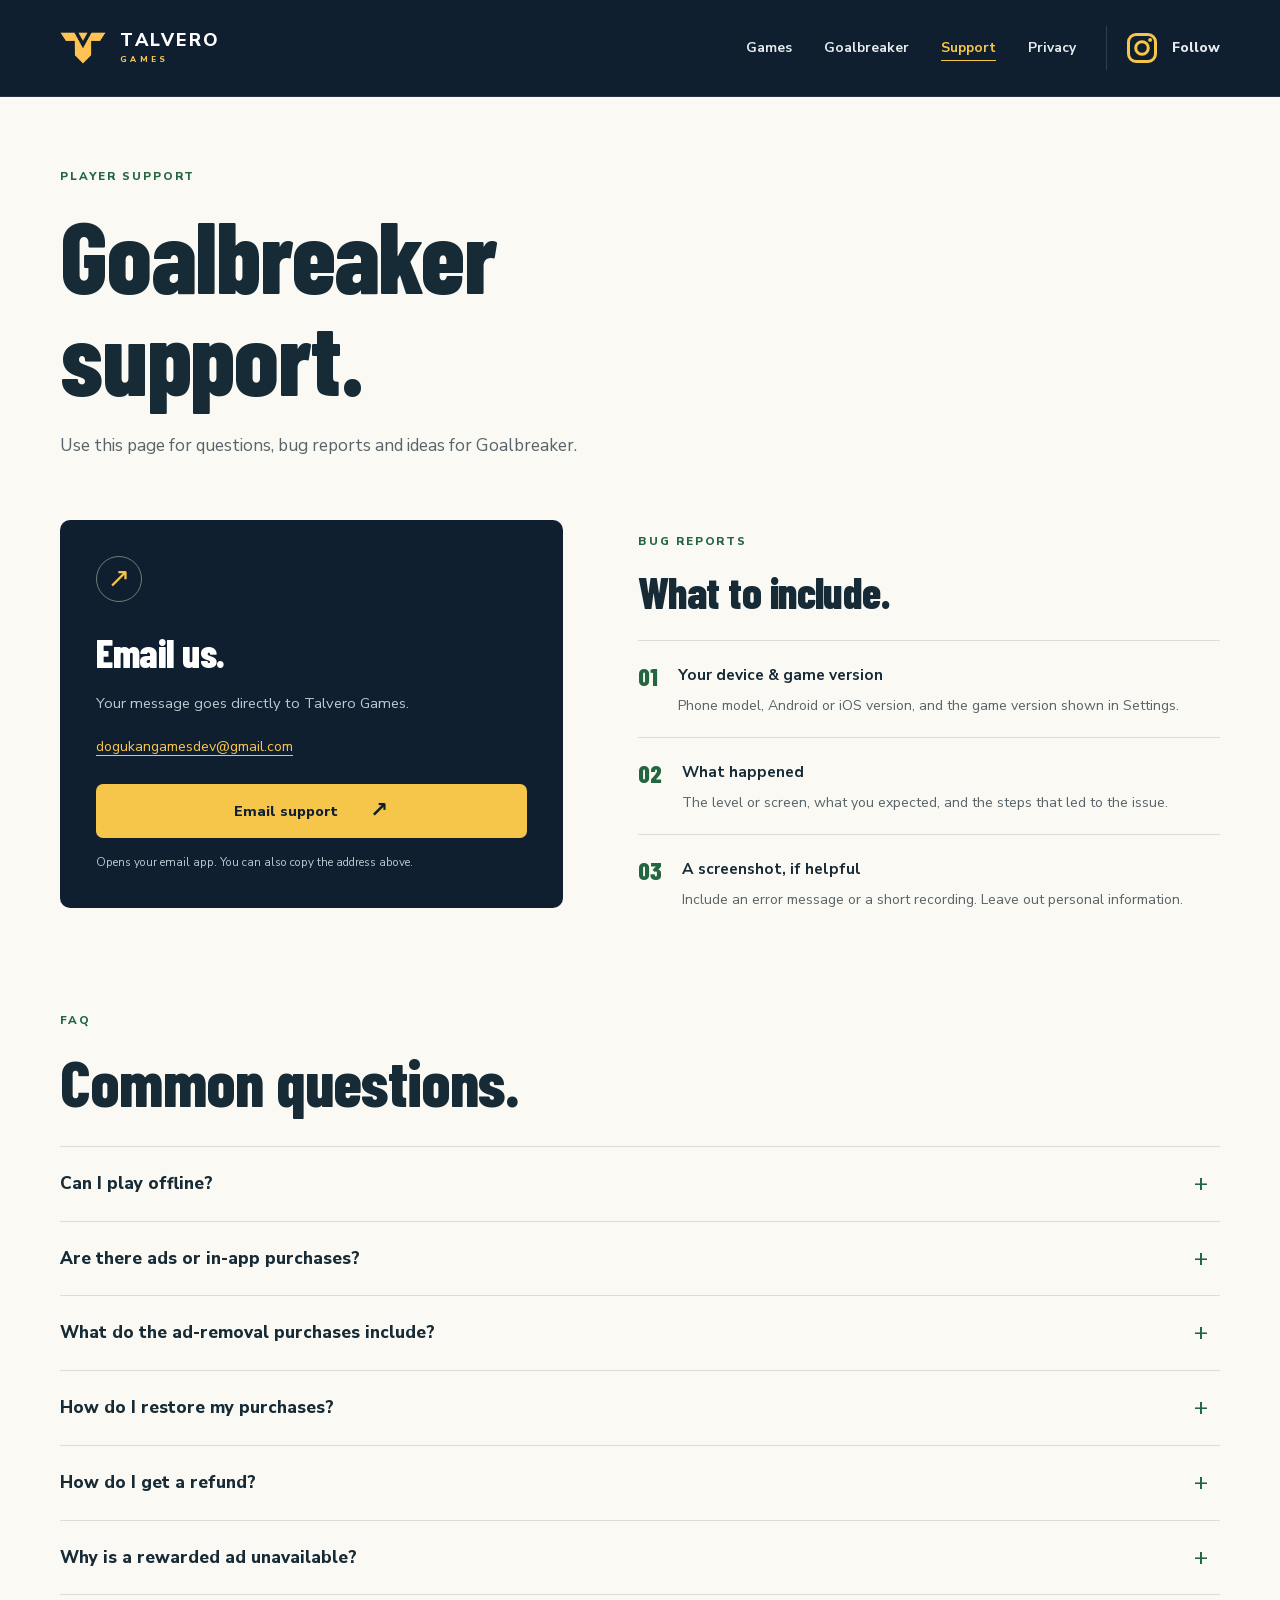
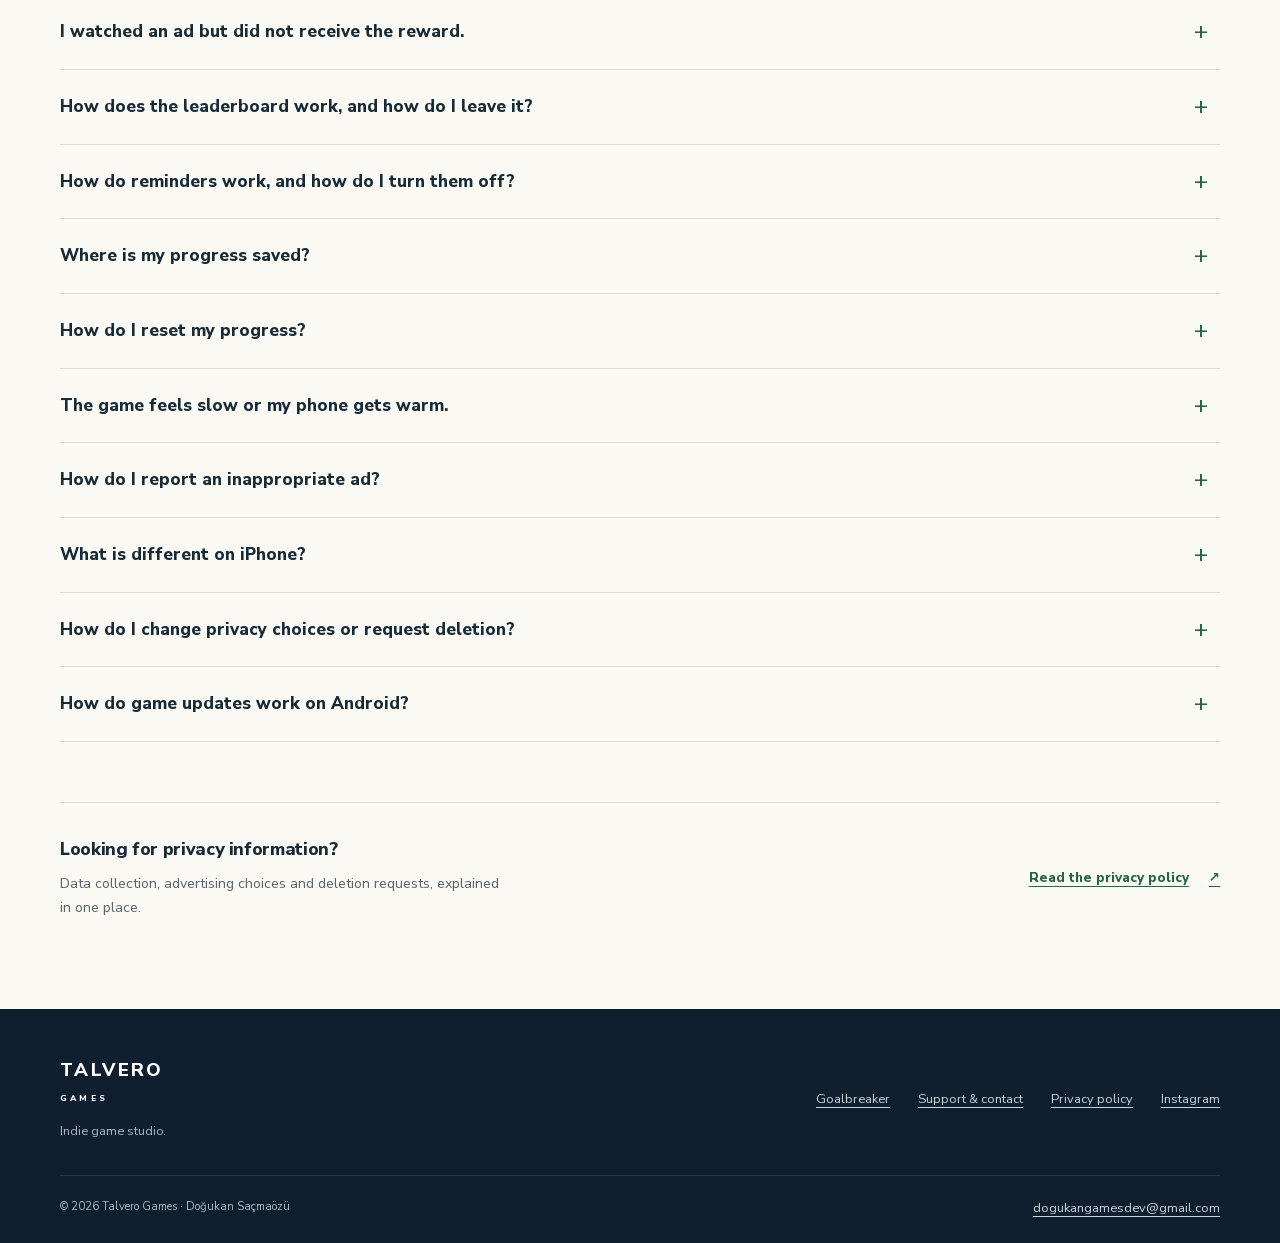
<file: goalbreaker/support/index.html>
<!DOCTYPE html>
<html lang="en">
  <head>
    <meta charset="utf-8">
    <meta name="viewport" content="width=device-width, initial-scale=1">
    <meta name="theme-color" content="#101f30">
    <meta name="referrer" content="strict-origin-when-cross-origin">
    <title>Goalbreaker Support — Talvero Games</title>
    <meta
      name="description"
      content="Get help with Goalbreaker. Find answers about rewards, ads, progress and privacy, or contact the developer to report a bug."
   >
    <link
      rel="canonical"
      href="https://talverogames.com/goalbreaker/support/"
   >
    <meta property="og:type" content="website">
    <meta property="og:site_name" content="Goalbreaker · Talvero Games">
    <meta property="og:title" content="Goalbreaker Support — Talvero Games">
    <meta
      property="og:description"
      content="Get help with Goalbreaker. Find answers about rewards, ads, progress and privacy, or contact the developer to report a bug."
   >
    <meta
      property="og:url"
      content="https://talverogames.com/goalbreaker/support/"
   >
    <meta
      property="og:image"
      content="https://talverogames.com/assets/goalbreaker-feature.jpg"
   >
    <meta property="og:image:width" content="1024">
    <meta property="og:image:height" content="500">
    <meta
      property="og:image:alt"
      content="Goalbreaker: Draw the shot. Break the wall. Score."
   >
    <meta name="twitter:card" content="summary_large_image">
    <link rel="icon" href="../../assets/icon.png" type="image/png">
    <link
      rel="preload"
      href="../../assets/fonts/barlow-condensed-800-latin.woff2"
      as="font"
      type="font/woff2"
      crossorigin
   >
    <link rel="stylesheet" href="../../style.css?v=20261007">
  </head>
  <body>
    <a class="skip-link" href="#main">Skip to content</a>
    <header class="site-header">
      <div class="container header-inner">
        <a class="studio-brand" href="../../" aria-label="Talvero Games home"
          ><img src="../../assets/talvero-emblem.png" width="304" height="214" alt=""
          ><span>TALVERO<small>GAMES</small></span></a>
        <nav aria-label="Main navigation">
          <a class="nav-games" href="../../#games">Games</a>
          <a href="../../goalbreaker/">Goalbreaker</a>
          <a href="../../goalbreaker/support/" aria-current="page">Support</a>
          <a href="../../goalbreaker/privacy/">Privacy</a>
        </nav>
        <div class="header-tools">
          <a class="nav-ig" href="https://www.instagram.com/goalbreakergame/" rel="noopener"
            ><svg class="ig-glyph" viewBox="2 2 20 20" width="30" height="30" aria-hidden="true" focusable="false"><rect x="3" y="3" width="18" height="18" rx="5" fill="none" stroke="currentColor" stroke-width="2"/><circle cx="12" cy="12" r="4.2" fill="none" stroke="currentColor" stroke-width="2"/><circle cx="17.4" cy="6.6" r="1.3" fill="currentColor"/></svg><span class="nav-ig-label" aria-hidden="true">Follow</span
            ><span class="visually-hidden">Follow Goalbreaker on Instagram</span></a
          >
        </div>
      </div>
    </header>
    <main id="main" class="container support-main">
      <div class="page-heading">
        <p class="eyebrow">Player support</p>
        <h1>Goalbreaker<br>support.</h1>
        <p>
          Use this page for questions, bug reports and ideas for Goalbreaker.
        </p>
      </div>
      <div class="support-grid">
        <aside class="contact-card" aria-labelledby="contact-title">
          <span class="contact-symbol" aria-hidden="true">↗</span>
          <h2 id="contact-title">Email us.</h2>
          <p>Your message goes directly to Talvero Games.</p>
          <a
            class="contact-email"
            href="mailto:dogukangamesdev@gmail.com?subject=Goalbreaker%20support"
            >dogukangamesdev@gmail.com</a
          ><a
            class="button button-gold"
            href="mailto:dogukangamesdev@gmail.com?subject=Goalbreaker%20support"
            >Email support <span aria-hidden="true">↗</span></a
          >
          <p class="small-note">
            Opens your email app. You can also copy the address above.
          </p>
        </aside>
        <section class="report-guide" aria-labelledby="report-title">
          <p class="eyebrow">Bug reports</p>
          <h2 id="report-title">What to include.</h2>
          <ul class="report-list">
            <li>
              <span aria-hidden="true">01</span>
              <div>
                <strong>Your device &amp; game version</strong>
                <p>
                  Phone model, Android or iOS version, and the game version
                  shown in Settings.
                </p>
              </div>
            </li>
            <li>
              <span aria-hidden="true">02</span>
              <div>
                <strong>What happened</strong>
                <p>
                  The level or screen, what you expected, and the steps that led
                  to the issue.
                </p>
              </div>
            </li>
            <li>
              <span aria-hidden="true">03</span>
              <div>
                <strong>A screenshot, if helpful</strong>
                <p>
                  Include an error message or a short recording. Leave out
                  personal information.
                </p>
              </div>
            </li>
          </ul>
        </section>
      </div>
      <section class="faq-section" aria-labelledby="faq-title">
        <div class="section-heading">
          <p class="eyebrow">FAQ</p>
          <h2 id="faq-title">Common questions.</h2>
        </div>
        <div class="faq-list">
          <details>
            <summary>Can I play offline?</summary>
            <div class="faq-answer">
              <p>
                Yes. Levels, unlocks, local progress and ad-removal purchases
                you already own work offline. Ads, buying or restoring
                purchases, Google Play update checks, external support pages and
                optional crash and usage reporting need an internet connection.
              </p>
            </div>
          </details>
          <details>
            <summary>Are there ads or in-app purchases?</summary>
            <div class="faq-answer">
              <p>
                You can choose to
                watch a rewarded video for an extra boost or an in-game reward.
                From version 1.0.6, a full-screen ad can also appear when you
                leave the results of a won level, at most once every five won
                levels and never during a level. Advertising data may be processed
                when the ad service loads an ad, before it is shown. See the
                <a href="../privacy/#advertising"
                  >advertising section of our privacy policy</a
                >. From version 1.1.0 on Android and version 1.2.1 on iOS,
                optional one-time purchases remove ads; see the questions
                below.
              </p>
            </div>
          </details>
          <details>
            <summary>What do the ad-removal purchases include?</summary>
            <div class="faq-answer">
              <p>
                <strong>No Ads Between Levels</strong> stops the full-screen ads
                between levels for good; rewarded videos stay optional.
                <strong>Remove All Ads</strong> removes every ad and gives the
                rewards without a video, within daily limits: 10 hints, 5 extra
                stars, 10 coin and gem packs, 10 Smash &amp; Score lives and 3 of
                each special kick a day; an
                owner of No Ads Between Levels or the Starter Pack can upgrade to
                it for less. The
                <strong>Starter Pack</strong> removes the ads between levels and
                adds 1,500 coins and 50 gems; it is offered for a limited time
                after your first wins. Each is a one-time purchase, not a
                subscription. They are available on Android from version 1.1.0
                and on iOS from version 1.2.1. A purchase belongs to the store
                account you made it with and does not move between Android and
                iOS. On iOS, purchases are not shared through Family Sharing.
              </p>
            </div>
          </details>
          <details>
            <summary>How do I restore my purchases?</summary>
            <div class="faq-answer">
              <p>
                Purchases belong to the store account you bought them with: your
                Google account on Android, your Apple Account on iOS. Make sure
                your device uses that account, then tap
                <strong>Restore purchases</strong> at the bottom of the store’s
                Packs tab or in <strong>Settings</strong>. On iOS, the App Store
                may ask you to sign in. Reinstalling the game or moving to
                another device of the same kind with the same account brings
                them back too. Purchases do not move between Android and iOS.
              </p>
            </div>
          </details>
          <details>
            <summary>How do I get a refund?</summary>
            <div class="faq-answer">
              <p>
                The store you bought from handles payments and refunds.
                <strong>On Android</strong>, within 48 hours of the purchase you
                can request a refund from Google Play (your order history on
                play.google.com or in the Play Store app); after that, email us
                with the order number from your receipt (it starts with “GPA.”)
                and we will look at it. <strong>On iOS</strong>, Apple decides
                refunds: request one at
                <a href="https://reportaproblem.apple.com/" rel="noopener"
                  >reportaproblem.apple.com</a
                >
                with your Apple Account; we cannot refund App Store purchases
                ourselves. A refunded purchase is removed from the game. We
                never need your card details.
              </p>
            </div>
          </details>
          <details>
            <summary>Why is a rewarded ad unavailable?</summary>
            <div class="faq-answer">
              <p>
                Check your connection and try again a little later. Availability
                depends on your region, privacy choices and the advertising
                service. You can keep playing levels while an ad is unavailable.
              </p>
            </div>
          </details>
          <details>
            <summary>I watched an ad but did not receive the reward.</summary>
            <div class="faq-answer">
              <p>
                Wait for the ad to finish and return to the game. If the reward
                still does not appear, contact us with the reward you expected,
                the approximate time and time zone, your phone model and game
                version. A screenshot can help. Please avoid resetting or
                reinstalling the game while we investigate, as this can remove
                local progress.
              </p>
            </div>
          </details>
          <details>
            <summary>How does the leaderboard work, and how do I leave it?</summary>
            <div class="faq-answer">
              <p>
                The online leaderboard is optional and needs an internet
                connection. Players aged 16 and over can join; players aged 13
                to 15 can only watch; in the EEA, the UK, Switzerland and, from
                version 1.5.0, Russia and Vietnam the leaderboard is view-only
                for now. From version 1.5.0, joining is one tap: the game shows
                a card with a ready-made nickname, and tapping JOIN accepts the
                rules and takes part (NOT NOW sends nothing; you can open the
                card again from the ranking screen or your profile). In
                earlier versions you open the ranking screen and choose a
                nickname. You can change your nickname once a day in the game
                (from version 1.5.0 on your profile page too). A ready-made
                one can be changed once straight away. From version
                1.5.0 you can also choose a profile picture from a fixed set on
                the profile page; it appears next to your row. To hide or
                report a player, press and hold the player’s row on the ranking screen or
                tap its “…” button. To leave and delete your leaderboard data,
                open <strong>Settings → Leave the ranking and delete my
                data</strong> in the game, or email us. See the
                <a href="../leaderboard-rules/">leaderboard rules</a> and
                <a href="../leaderboard-rules/#delete">how to delete your
                data</a>.
              </p>
            </div>
          </details>
          <details>
            <summary>How do reminders work, and how do I turn them off?</summary>
            <div class="faq-answer">
              <p>
                From version 1.5.0, players aged 13 and over can turn on
                reminders for the daily reward, full lives, the weekly
                leaderboard race and the level they left. The game asks once,
                after your second daily reward, and only if you say yes asks
                your phone for permission to show notifications. Reminders are
                scheduled on your phone; no push service or server of ours
                sends them. To switch them off or
                on, open <strong>Settings → Reminders</strong>; if your phone
                blocks notifications for the game, allow them in the phone’s
                settings first. See the
                <a href="../privacy/#reminders">privacy policy</a>.
              </p>
            </div>
          </details>
          <details>
            <summary>Where is my progress saved?</summary>
            <div class="faq-answer">
              <p>
                Your progress is stored on your device. Goalbreaker has no
                cloud-save service of its own and does not
                sync progress between devices. Your operating system may back up
                app data depending on your settings, but restoration is not
                guaranteed. Contact us before reinstalling if you are trying to
                resolve a problem.
              </p>
            </div>
          </details>
          <details>
            <summary>How do I reset my progress?</summary>
            <div class="faq-answer">
              <p>
                Open <strong>Settings → Reset progress</strong> and confirm.
                This clears your local game progress, including levels, coins,
                gems and unlocked items. This action cannot be undone. It does
                not delete reports already sent to third-party services; see
                <a href="../privacy/#choices">your privacy choices</a> for
                those.
              </p>
            </div>
          </details>
          <details>
            <summary>The game feels slow or my phone gets warm.</summary>
            <div class="faq-answer">
              <p>
                Try <strong>Settings → Graphics → Low</strong> or
                <strong>Auto</strong>. Close other demanding apps and let the
                phone cool down if needed. If the problem continues, send us
                your phone model, operating system version, game version and the
                level where it happens.
              </p>
            </div>
          </details>
          <details>
            <summary>How do I report an inappropriate ad?</summary>
            <div class="faq-answer">
              <p>
                Tap the ad’s info or AdChoices icon and choose to report it, or
                email us at
                <a
                  href="mailto:dogukangamesdev@gmail.com?subject=Goalbreaker%20support"
                  >dogukangamesdev@gmail.com</a
                >
                with the time and a short description of the ad.
              </p>
            </div>
          </details>
          <details>
            <summary>What is different on iPhone?</summary>
            <div class="faq-answer">
              <p>
                The ad-removal purchases reach iPhone with version 1.2.1 and go
                through the App Store; earlier iPhone versions have none.
                Rewarded videos are optional. You can also change ad privacy in
                iOS <strong>Settings → Privacy &amp; Security → Tracking</strong>.
              </p>
            </div>
          </details>
          <details>
            <summary>
              How do I change privacy choices or request deletion?
            </summary>
            <div class="faq-answer">
              <p>
                In version 1.0.3 and later on Android, new installations ask you at
                first launch whether to share gameplay analytics and crash
                reports, with both options initially off; on iPhone the choice
                is offered only in <strong>Settings → Data &amp; privacy</strong>
                and both options stay off until you turn one on. On both
                platforms you can play without enabling either and change them
                independently in
                <strong>Settings → Data &amp; privacy</strong>. Restart after
                disabling crash reporting so its automatic-reporting opt-out
                fully takes effect. Versions 1.0.2 and earlier use the combined
                <strong>Share usage data</strong> switch; your existing explicit
                choice is preserved when upgrading. Advertising choices are separate;
                <strong>Ad privacy options</strong> appears in Settings when
                required by the advertising consent service. For access or
                deletion requests, email us with the subject “Goalbreaker
                privacy request”. Read
                <a href="../privacy/#choices"
                  >your choices and deletion options</a
                >
                before removing the app.
              </p>
            </div>
          </details>
          <details>
            <summary>How do game updates work on Android?</summary>
            <div class="faq-answer">
              <p>
                From version 1.0.3, the game can offer an available update
                through Google Play. You choose whether to download it, can keep
                playing during the download, and choose when to save and restart
                to finish installation. You can also check for updates from
                Settings. Google Play controls availability for your account and
                device, including access to a test release.
              </p>
              <p>
                Versions 1.0.2 and earlier do not have this prompt; update from
                the Google Play listing first. Automatic updates can be managed
                separately in your Google Play settings. See the
                <a href="../privacy/#updates">update privacy explanation</a>.
              </p>
            </div>
          </details>
        </div>
      </section>
      <div class="support-privacy">
        <div>
          <h2>Looking for privacy information?</h2>
          <p>
            Data collection, advertising choices and deletion requests,
            explained in one place.
          </p>
        </div>
        <a class="text-link" href="../privacy/"
          >Read the privacy policy <span aria-hidden="true">↗</span></a
        >
      </div>
    </main>
    <footer class="site-footer">
      <div class="container footer-top">
        <div>
          <a class="studio" href="../../">TALVERO<span>GAMES</span></a>
          <p>Indie game studio.</p>
        </div>
        <nav aria-label="Footer navigation">
          <a href="../../goalbreaker/">Goalbreaker</a
          ><a href="../../goalbreaker/support/">Support &amp; contact</a
          ><a href="../../goalbreaker/privacy/">Privacy policy</a
          ><a href="https://www.instagram.com/talverogames/" rel="noopener">Instagram</a>
        </nav>
      </div>
      <div class="container footer-bottom">
        <p>© 2026 Talvero Games · Doğukan Saçmaözü</p>
        <a href="mailto:dogukangamesdev@gmail.com">dogukangamesdev@gmail.com</a>
      </div>
    </footer>
  </body>
</html>
</file>
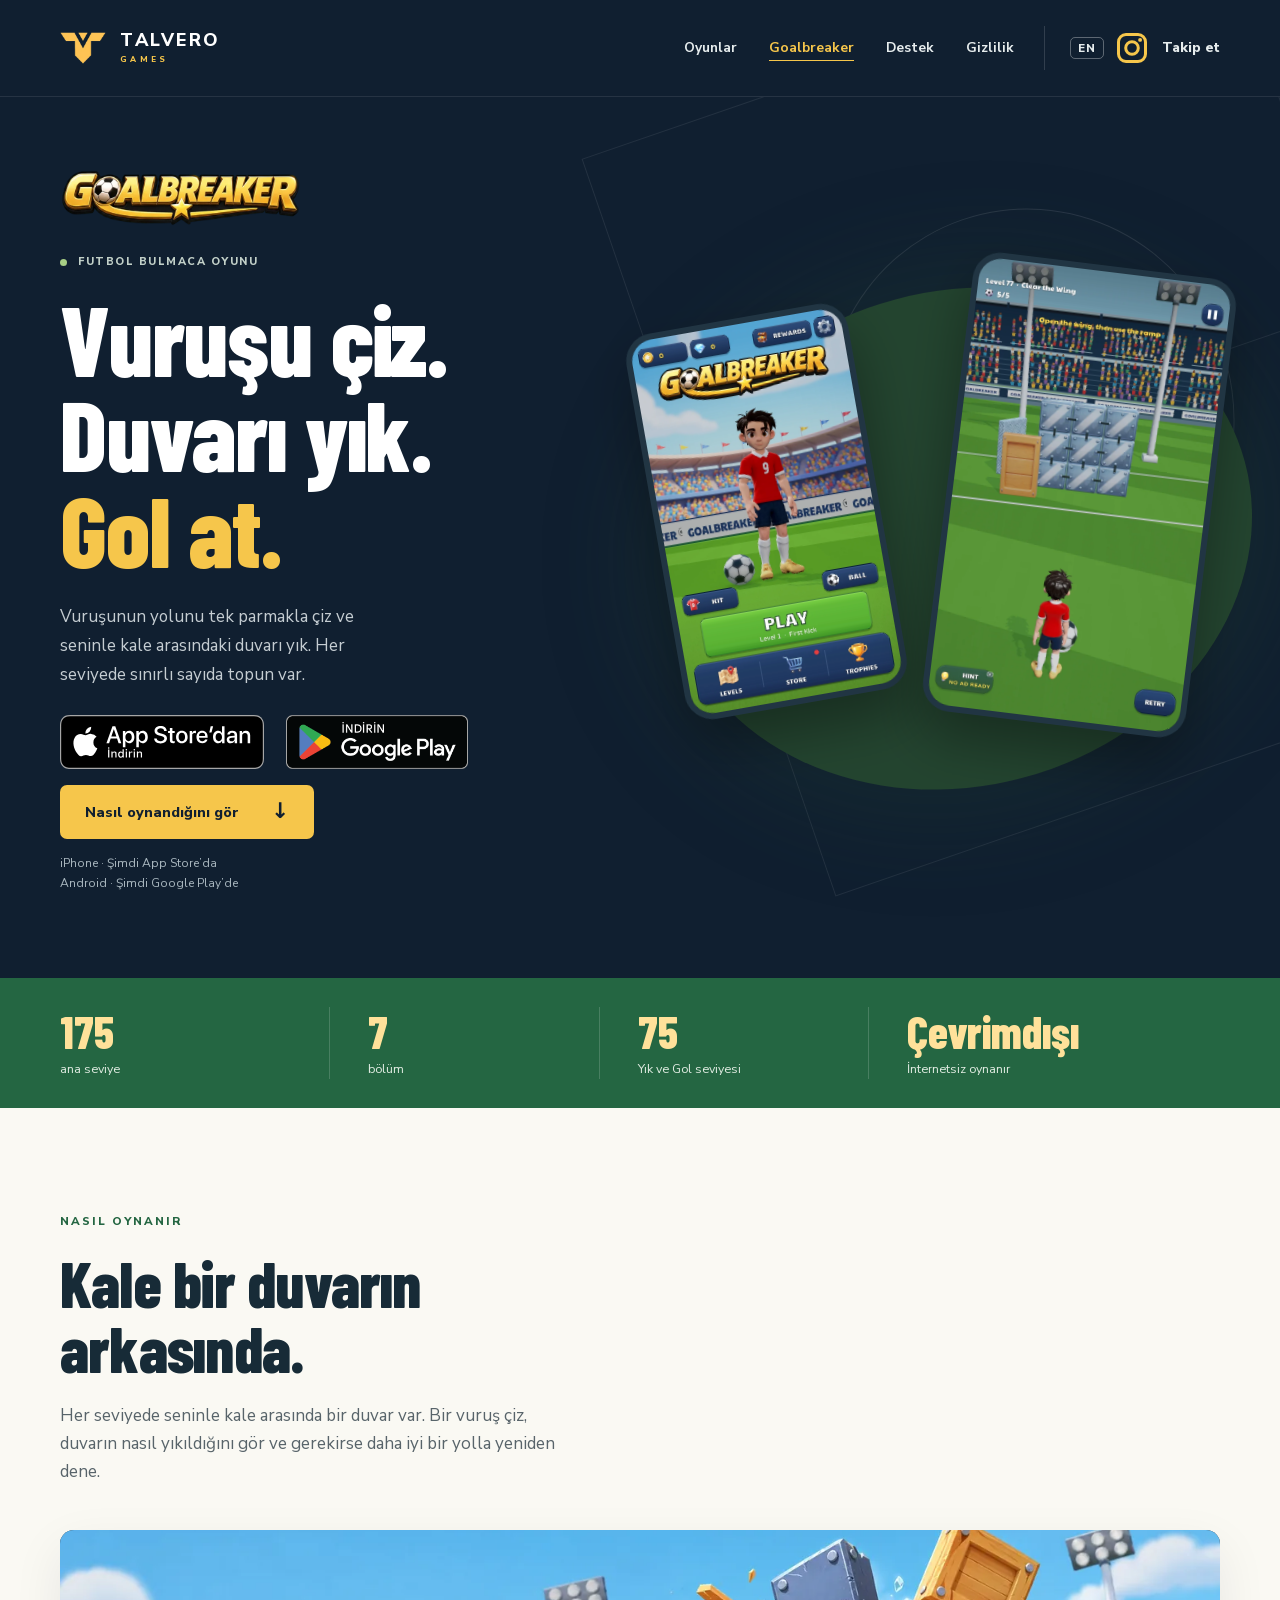
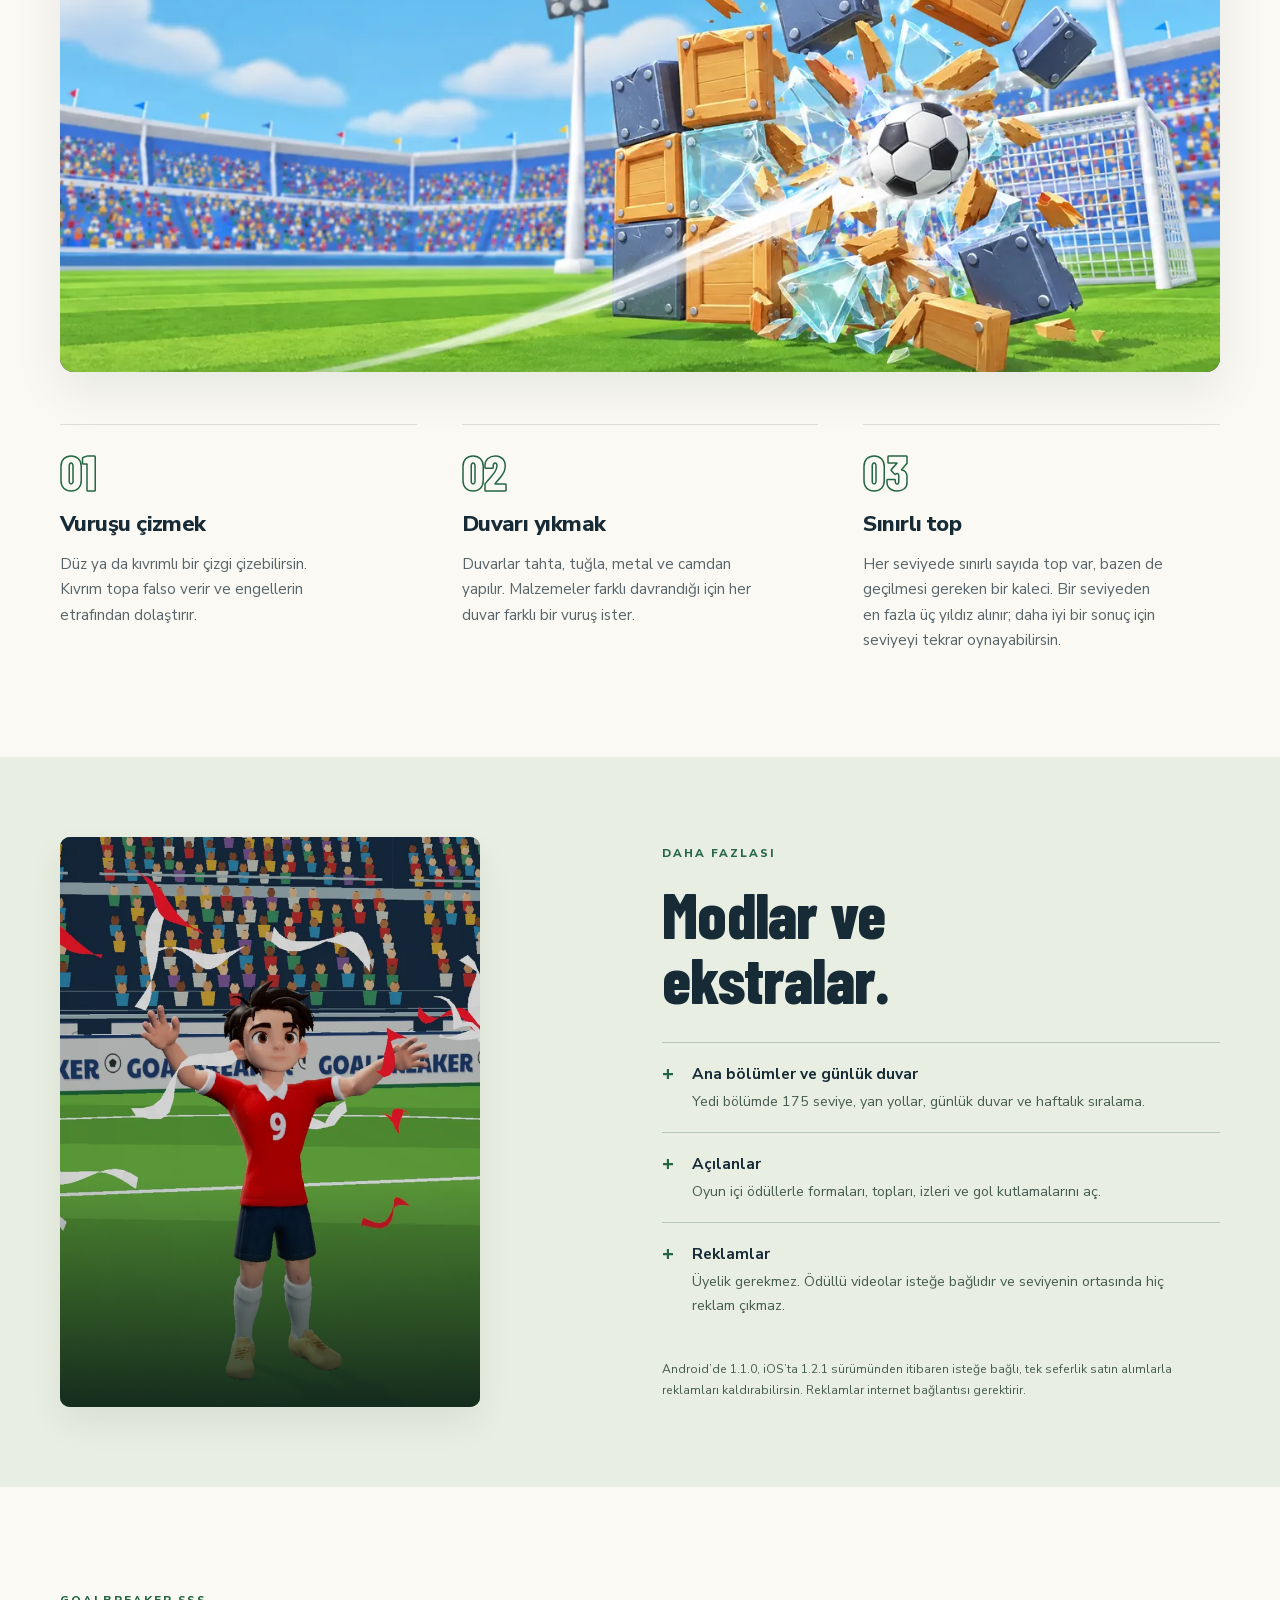
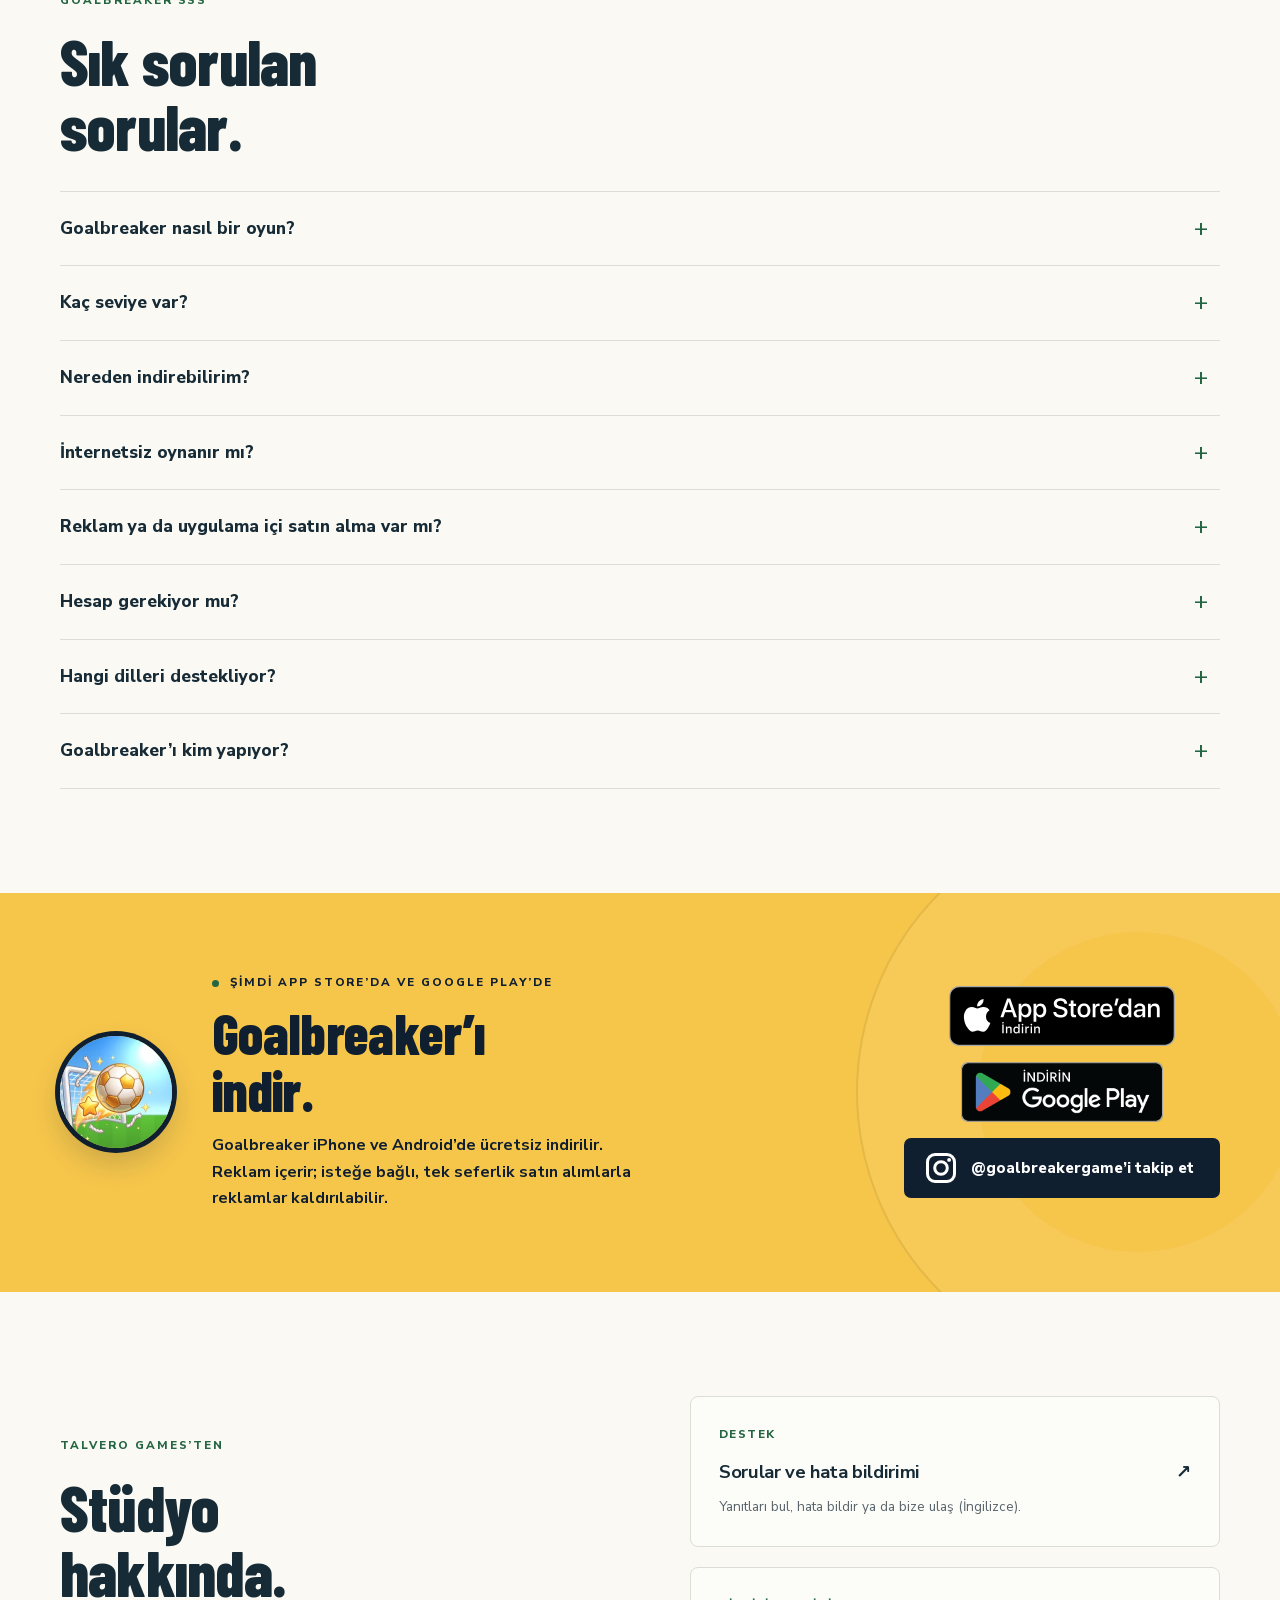
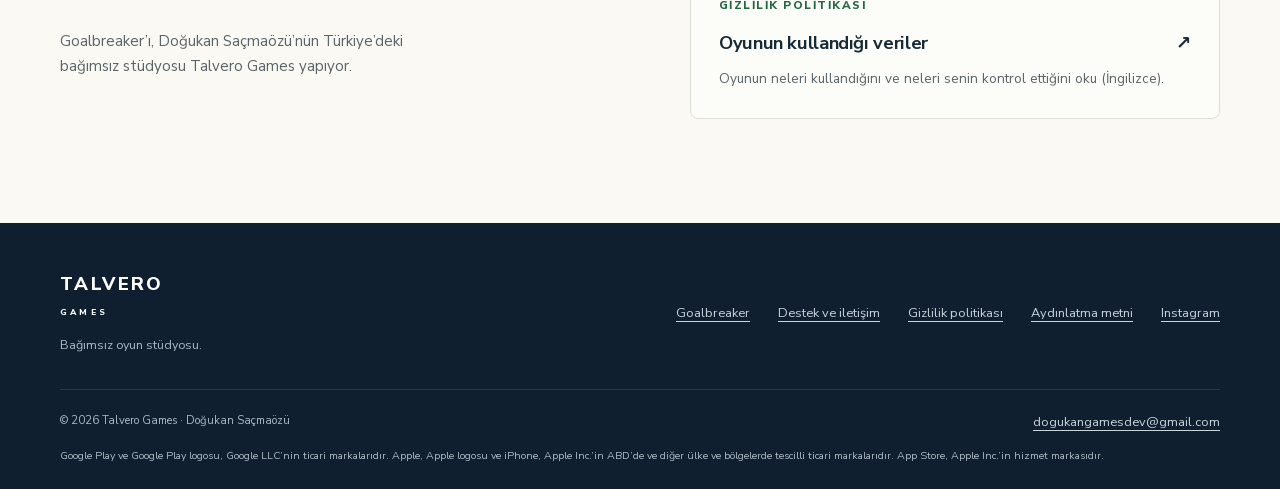
<file: tr/goalbreaker/index.html>
<!DOCTYPE html>
<html lang="tr" data-alt-lang="en" data-alt-href="/goalbreaker/">
  <head>
    <meta charset="utf-8">
    <meta name="viewport" content="width=device-width, initial-scale=1">
    <script>(function(d){var h=d.documentElement,a=h.getAttribute("data-alt-lang"),u=h.getAttribute("data-alt-href"),k="talvero-lang",s=null,b=0;try{s=localStorage.getItem(k)}catch(e){b=1}var n=((navigator.languages&&navigator.languages[0])||navigator.language||"").toLowerCase(),r=d.referrer,o=location.origin+"/";if(a==="tr"?s==="tr"||(!s&&/^tr(-|$)/.test(n)&&r.indexOf(o+"tr/")!==0&&!(b&&r.indexOf(o)===0)):s==="en")location.replace(u+location.hash);d.addEventListener("click",function(e){var l=e.target.closest&&e.target.closest("[data-set-lang]");if(l)try{localStorage.setItem(k,l.getAttribute("data-set-lang"))}catch(x){}})})(document);</script>
    <meta name="theme-color" content="#101f30">
    <meta name="referrer" content="strict-origin-when-cross-origin">
    <title>Goalbreaker: Futbol Bulmaca · Talvero Games</title>
    <meta
      name="description"
      content="Goalbreaker, Android ve iPhone için bir futbol bulmaca oyunu. Vuruşu çiz, duvarı yık ve 175 seviyede gol at. Çevrimdışı oynanır, üyelik gerekmez."
   >
    <link
      rel="canonical"
      href="https://talverogames.com/tr/goalbreaker/"
   >
    <link rel="alternate" hreflang="en" href="https://talverogames.com/goalbreaker/">
    <link rel="alternate" hreflang="tr" href="https://talverogames.com/tr/goalbreaker/">
    <link rel="alternate" hreflang="x-default" href="https://talverogames.com/goalbreaker/">
    <meta property="og:type" content="website">
    <meta property="og:site_name" content="Goalbreaker · Talvero Games">
    <meta property="og:locale" content="tr_TR">
    <meta property="og:locale:alternate" content="en_GB">
    <meta
      property="og:title"
      content="Goalbreaker: Android ve iPhone için futbol bulmaca oyunu"
   >
    <meta
      property="og:description"
      content="Goalbreaker, Android ve iPhone için bir futbol bulmaca oyunu. Vuruşu çiz, duvarı yık ve 175 seviyede gol at. Çevrimdışı oynanır, üyelik gerekmez."
   >
    <meta
      property="og:url"
      content="https://talverogames.com/tr/goalbreaker/"
   >
    <meta
      property="og:image"
      content="https://talverogames.com/assets/goalbreaker-feature-tr.jpg"
   >
    <meta property="og:image:width" content="1024">
    <meta property="og:image:height" content="500">
    <meta
      property="og:image:alt"
      content="Goalbreaker: vuruşu çiz, duvarı yık, gol at."
   >
    <meta name="twitter:card" content="summary_large_image">
    <link rel="icon" href="../../assets/icon.png" type="image/png">
    <link
      rel="preload"
      href="../../assets/fonts/barlow-condensed-800-latin.woff2"
      as="font"
      type="font/woff2"
      crossorigin
   >
    <link rel="stylesheet" href="../../style.css?v=20261113">
    <script type="application/ld+json">
{
  "@context": "https://schema.org",
  "@graph": [
    {
      "@type": "WebPage",
      "@id": "https://talverogames.com/tr/goalbreaker/#webpage",
      "url": "https://talverogames.com/tr/goalbreaker/",
      "name": "Goalbreaker: Futbol Bulmaca",
      "inLanguage": "tr",
      "isPartOf": {
        "@id": "https://talverogames.com/#website"
      },
      "about": {
        "@id": "https://talverogames.com/goalbreaker/#game"
      }
    },
    {
      "@type": "BreadcrumbList",
      "itemListElement": [
        {
          "@type": "ListItem",
          "position": 1,
          "name": "Talvero Games",
          "item": "https://talverogames.com/tr/"
        },
        {
          "@type": "ListItem",
          "position": 2,
          "name": "Goalbreaker"
        }
      ]
    }
  ]
}
    </script>
  </head>
  <body>
    <a class="skip-link" href="#main">İçeriğe geç</a>
    <header class="site-header">
      <div class="container header-inner">
        <a class="studio-brand" href="../" aria-label="Talvero Games ana sayfası"
          ><img src="../../assets/talvero-emblem-144.webp" width="144" height="102" alt=""
          ><span>TALVERO <small>GAMES</small></span></a>
        <nav aria-label="Ana menü">
          <a class="nav-games" href="../#games">Oyunlar</a>
          <a href="../goalbreaker/" aria-current="page">Goalbreaker</a>
          <a href="../../goalbreaker/support/" hreflang="en">Destek</a>
          <a href="../../goalbreaker/privacy/" hreflang="en">Gizlilik</a>
        </nav>
        <div class="header-tools">
          <a class="lang-switch" href="../../goalbreaker/" hreflang="en" lang="en" data-set-lang="en"
            ><span class="lang-code">EN</span
            ><span class="visually-hidden"> – English</span></a
          ><a class="nav-ig" href="https://www.instagram.com/goalbreakergame/" rel="noopener"
            ><svg class="ig-glyph" viewBox="2 2 20 20" width="30" height="30" aria-hidden="true" focusable="false"><rect x="3" y="3" width="18" height="18" rx="5" fill="none" stroke="currentColor" stroke-width="2"/><circle cx="12" cy="12" r="4.2" fill="none" stroke="currentColor" stroke-width="2"/><circle cx="17.4" cy="6.6" r="1.3" fill="currentColor"/></svg><span class="nav-ig-label" aria-hidden="true">Takip et</span
            ><span class="visually-hidden">Goalbreaker’ı Instagram’da takip et</span></a
          >
        </div>
      </div>
    </header>
    <main id="main">
      <section class="hero" aria-labelledby="hero-title">
        <div class="pitch-lines" aria-hidden="true"></div>
        <div class="container hero-inner">
          <div class="hero-copy">
            <img
              class="game-logo"
              src="../../assets/logo-goalbreaker.webp"
              width="640"
              height="155"
              alt="Goalbreaker"
           >
            <p class="eyebrow">
              <span class="status-dot" aria-hidden="true"></span>Futbol bulmaca
              oyunu
            </p>
            <h1 id="hero-title">
              Vuruşu çiz.<br>Duvarı yık.<br><span>Gol at.</span>
            </h1>
            <p class="hero-description">
              Vuruşunun yolunu tek parmakla çiz ve seninle kale arasındaki duvarı yık. Her seviyede sınırlı sayıda topun var.
            </p>
            <div class="game-hero-actions">
              <a class="store-badge store-badge-apple" href="https://apps.apple.com/app/goalbreaker-football-puzzle/id6824697422" rel="noopener"
                ><img
                  src="../../assets/app-store-badge-tr.svg"
                  width="151"
                  height="40"
                  alt="App Store’dan İndirin"
               ></a
              ><a class="store-badge" href="https://play.google.com/store/apps/details?id=com.dogukanscz.goalbreaker&amp;referrer=utm_source%3Dtalverogames%26utm_medium%3Dwebsite%26utm_campaign%3Dgoalbreaker_tr" rel="noopener"
                ><img
                  src="../../assets/google-play-badge-tr.webp"
                  width="646"
                  height="192"
                  alt="Google Play’den indirin"
               ></a
              ><a class="button button-gold" href="#game"
                >Nasıl oynandığını gör <span aria-hidden="true">↓</span></a
              >
            </div>
            <p class="hero-note">iPhone · Şimdi App&nbsp;Store’da<br>Android · Şimdi Google Play’de</p>
          </div>
          <div class="hero-art">
            <div class="art-orbit" aria-hidden="true"></div>
            <figure class="game-frame frame-home">
              <img
                src="../../assets/home.webp"
                alt="Goalbreaker ana ekranı: bir futbolcu, kişiselleştirme seçenekleri ve Play düğmesi"
                width="720"
                height="1280"
                fetchpriority="high"
             >
            </figure>
            <figure class="game-frame frame-play">
              <img
                src="../../assets/gameplay.webp"
                alt="Bir Goalbreaker bulmacası: forvetin karşısında metal bloklardan bir duvar, tahta bir bariyer ve bir rampa"
                width="720"
                height="1280"
                fetchpriority="high"
             >
            </figure>
          </div>
        </div>
      </section>

      <section class="stats-band" aria-label="Oyunun öne çıkanları">
        <div class="container stats">
          <p><strong>175</strong><span>ana seviye</span></p>
          <p><strong>7</strong><span>bölüm</span></p>
          <p><strong>75</strong><span>Yık ve Gol seviyesi</span></p>
          <p><strong>Çevrimdışı</strong><span>İnternetsiz oynanır</span></p>
        </div>
      </section>

      <section
        class="section container game-intro"
        id="game"
        aria-labelledby="game-title"
      >
        <div class="section-heading">
          <p class="eyebrow">Nasıl oynanır</p>
          <h2 id="game-title">Kale bir duvarın<br>arkasında.</h2>
          <p>
            Her seviyede seninle kale arasında bir duvar var. Bir vuruş çiz, duvarın nasıl yıkıldığını gör ve gerekirse daha iyi bir yolla yeniden dene.
          </p>
        </div>
        <figure class="intro-art">
          <img
            src="../../assets/goalbreaker-art.webp"
            width="1400"
            height="600"
            alt="Goalbreaker çizimi: tahta sandıklardan, metal bloklardan ve camdan bir duvarı yarıp geçen futbol topu"
            loading="lazy"
         >
        </figure>
        <div class="feature-grid">
          <article>
            <span class="feature-number" aria-hidden="true">01</span>
            <h3>Vuruşu çizmek</h3>
            <p>
              Düz ya da kıvrımlı bir çizgi çizebilirsin. Kıvrım topa falso verir ve engellerin etrafından dolaştırır.
            </p>
          </article>
          <article>
            <span class="feature-number" aria-hidden="true">02</span>
            <h3>Duvarı yıkmak</h3>
            <p>
              Duvarlar tahta, tuğla, metal ve camdan yapılır. Malzemeler farklı davrandığı için her duvar farklı bir vuruş ister.
            </p>
          </article>
          <article>
            <span class="feature-number" aria-hidden="true">03</span>
            <h3>Sınırlı top</h3>
            <p>
              Her seviyede sınırlı sayıda top var, bazen de geçilmesi gereken bir kaleci. Bir seviyeden en fazla üç yıldız alınır; daha iyi bir sonuç için seviyeyi tekrar oynayabilirsin.
            </p>
          </article>
        </div>
      </section>

      <section class="victory-section" aria-labelledby="victory-title">
        <div class="container victory-inner">
          <figure class="victory-image">
            <img
              src="../../assets/celebration.webp"
              alt="Sahaya kırmızı beyaz konfetiler yağarken Goalbreaker forveti golü kutluyor"
              width="720"
              height="1280"
              loading="lazy"
           >
          </figure>
          <div class="victory-copy">
            <p class="eyebrow">Daha fazlası</p>
            <h2 id="victory-title">Modlar ve<br>ekstralar.</h2>
            <ul class="game-extras">
              <li>
                <strong>Ana bölümler ve günlük duvar</strong
                ><span>Yedi bölümde 175 seviye, yan yollar, günlük duvar ve haftalık sıralama.</span>
              </li>
              <li>
                <strong>Açılanlar</strong
                ><span
                  >Oyun içi ödüllerle formaları, topları, izleri ve gol
                  kutlamalarını aç.</span
                >
              </li>
              <li>
                <strong>Reklamlar</strong
                ><span
                  >Üyelik gerekmez. Ödüllü videolar isteğe bağlıdır ve seviyenin ortasında hiç reklam çıkmaz.</span
                >
              </li>
            </ul>
            <p class="small-note">
              Android’de 1.1.0, iOS’ta 1.2.1 sürümünden itibaren isteğe bağlı,
              tek seferlik satın alımlarla reklamları kaldırabilirsin. Reklamlar
              internet bağlantısı gerektirir.
            </p>
          </div>
        </div>
      </section>

      <section
        class="section container faq-section game-faq"
        id="faq"
        aria-labelledby="faq-title"
      >
        <div class="section-heading">
          <p class="eyebrow">Goalbreaker SSS</p>
          <h2 id="faq-title">Sık sorulan<br>sorular.</h2>
        </div>
        <div class="faq-list">
          <details>
            <summary>Goalbreaker nasıl bir oyun?</summary>
            <div class="faq-answer">
              <p>
                iPhone ve Android için bir futbol bulmaca oyunu. Her seviyede
                seninle kale
                arasında bir duvar var: vuruşunu tek parmakla çiz, topu falsoyla
                engellerin etrafından dolaştır ve duvarı yıkıp golü at.
              </p>
            </div>
          </details>
          <details>
            <summary>Kaç seviye var?</summary>
            <div class="faq-answer">
              <p>
                Yedi bölümde 175 ana seviye var. İkinci mod Yık ve Gol 75 seviyeden oluşuyor; orada dokunarak atış yapıp platformu boşaltıyorsun. Bunların yanında yan yollar, günlük duvar ve haftalık sıralama da var.
              </p>
            </div>
          </details>
          <details>
            <summary>Nereden indirebilirim?</summary>
            <div class="faq-answer">
              <p>
                Goalbreaker iPhone ve Android için çıktı:
                <a href="https://apps.apple.com/app/goalbreaker-football-puzzle/id6824697422" rel="noopener">App&nbsp;Store’dan</a>
                ya da
                <a href="https://play.google.com/store/apps/details?id=com.dogukanscz.goalbreaker&amp;referrer=utm_source%3Dtalverogames%26utm_medium%3Dwebsite%26utm_campaign%3Dgoalbreaker_tr" rel="noopener">Google Play’den</a> indirebilirsin.
                Haberler ve güncellemeler Instagram’da
                <a href="https://www.instagram.com/goalbreakergame/" rel="noopener">@goalbreakergame</a>
                hesabında.
              </p>
            </div>
          </details>
          <details>
            <summary>İnternetsiz oynanır mı?</summary>
            <div class="faq-answer">
              <p>
                Evet. Seviyeler, açılan eşyalar ve ilerlemen çevrimdışı çalışır.
                Reklamlar internet bağlantısı gerektirir.
              </p>
            </div>
          </details>
          <details>
            <summary>Reklam ya da uygulama içi satın alma var mı?</summary>
            <div class="faq-answer">
              <p>
                Ödüllü video yalnızca ek yardım ya da oyun içi bir ödül için sen
                seçtiğinde oynar. 1.0.6 sürümünden itibaren, kazandığın bir
                seviyenin sonuç ekranından çıkarken tam ekran bir reklam da
                gelebilir. Bu, kazandığın her beş seviyede en fazla bir kez olur
                ve bu reklam hiçbir zaman bölümün ortasında çıkmaz. Android’de
                1.1.0, iOS’ta 1.2.1 sürümünden itibaren isteğe bağlı, tek
                seferlik satın alımlarla reklamları kaldırabilirsin. Ayrıntılar
                <a href="../../goalbreaker/support/" hreflang="en">Destek</a>
                sayfasında (İngilizce).
              </p>
            </div>
          </details>
          <details>
            <summary>Hesap gerekiyor mu?</summary>
            <div class="faq-answer">
              <p>
                Hayır, oynamak için kayıt olman gerekmez. İlerlemen cihazında
                saklanır. İsteğe bağlı çevrimiçi sıralama anonim bir oyuncu
                kimliği ve senin seçtiğin bir takma ad kullanır; ayrıntılar
                <a href="siralama-kurallari/">sıralama kurallarında</a>.
              </p>
            </div>
          </details>
          <details>
            <summary>Hangi dilleri destekliyor?</summary>
            <div class="faq-answer">
              <p>
                Oyun İngilizce ve Türkçe.
              </p>
            </div>
          </details>
          <details>
            <summary>Goalbreaker’ı kim yapıyor?</summary>
            <div class="faq-answer">
              <p>
                Doğukan Saçmaözü’nün Türkiye’deki bağımsız stüdyosu <a href="../">Talvero Games</a>.
              </p>
            </div>
          </details>
        </div>
      </section>

      <section class="launch-band" aria-labelledby="launch-title">
        <div class="container launch-inner">
          <img
            class="launch-avatar"
            src="../../assets/ig-goalbreakergame.webp"
            width="224"
            height="224"
            alt=""
            loading="lazy"
         >
          <div class="launch-copy">
            <p class="eyebrow">
              <span class="status-dot" aria-hidden="true"></span>Şimdi
              App&nbsp;Store’da ve Google Play’de
            </p>
            <h2 id="launch-title">Goalbreaker’ı<br>indir.</h2>
            <p>
              Goalbreaker iPhone ve Android’de ücretsiz indirilir. Reklam içerir; isteğe bağlı, tek seferlik satın alımlarla reklamlar kaldırılabilir.
            </p>
          </div>
          <div class="launch-actions">
            <a class="store-badge store-badge-apple" href="https://apps.apple.com/app/goalbreaker-football-puzzle/id6824697422" rel="noopener"
              ><img
                src="../../assets/app-store-badge-tr.svg"
                width="151"
                height="40"
                alt="App Store’dan İndirin"
                loading="lazy"
             ></a
            ><a class="store-badge" href="https://play.google.com/store/apps/details?id=com.dogukanscz.goalbreaker&amp;referrer=utm_source%3Dtalverogames%26utm_medium%3Dwebsite%26utm_campaign%3Dgoalbreaker_tr" rel="noopener"
              ><img
                src="../../assets/google-play-badge-tr.webp"
                width="646"
                height="192"
                alt="Google Play’den indirin"
                loading="lazy"
             ></a
            ><a
              class="button button-navy"
              href="https://www.instagram.com/goalbreakergame/"
              rel="noopener"
              ><svg class="ig-glyph" viewBox="2 2 20 20" width="30" height="30" aria-hidden="true" focusable="false"><rect x="3" y="3" width="18" height="18" rx="5" fill="none" stroke="currentColor" stroke-width="2"/><circle cx="12" cy="12" r="4.2" fill="none" stroke="currentColor" stroke-width="2"/><circle cx="17.4" cy="6.6" r="1.3" fill="currentColor"/></svg><span class="visually-hidden">Instagram’da </span
              ><span>@goalbreakergame’i takip et</span></a
            >
          </div>
        </div>
      </section>

      <section
        class="section container studio-section"
        aria-labelledby="studio-title"
      >
        <div>
          <p class="eyebrow"><a href="../">Talvero Games’ten</a></p>
          <h2 id="studio-title">Stüdyo<br>hakkında.</h2>
          <p>
            Goalbreaker’ı, Doğukan Saçmaözü’nün Türkiye’deki bağımsız stüdyosu Talvero Games yapıyor.
          </p>
        </div>
        <div class="resource-links">
          <a href="../../goalbreaker/support/" hreflang="en"
            ><span class="resource-label">Destek</span
            ><strong
              >Sorular ve hata bildirimi
              <span aria-hidden="true">↗</span></strong
            ><span>Yanıtları bul, hata bildir ya da bize ulaş (İngilizce).</span></a
          ><a href="../../goalbreaker/privacy/" hreflang="en"
            ><span class="resource-label">Gizlilik politikası</span
            ><strong
              >Oyunun kullandığı veriler
              <span aria-hidden="true">↗</span></strong
            ><span>Oyunun neleri kullandığını ve neleri senin kontrol ettiğini oku (İngilizce).</span></a
          >
        </div>
      </section>
    </main>
    <footer class="site-footer">
      <div class="container footer-top">
        <div>
          <a class="studio" href="../">TALVERO<span>GAMES</span></a>
          <p>Bağımsız oyun stüdyosu.</p>
        </div>
        <nav aria-label="Alt menü">
          <a href="../goalbreaker/">Goalbreaker</a
          ><a href="../../goalbreaker/support/" hreflang="en">Destek ve iletişim</a
          ><a href="../../goalbreaker/privacy/" hreflang="en">Gizlilik politikası</a
          ><a href="aydinlatma-metni/">Aydınlatma metni</a
          ><a href="https://www.instagram.com/talverogames/" rel="noopener">Instagram</a>
        </nav>
      </div>
      <div class="container footer-bottom">
        <p>© 2026 Talvero Games · Doğukan Saçmaözü</p>
        <a href="mailto:dogukangamesdev@gmail.com">dogukangamesdev@gmail.com</a>
      </div>
      <p class="container footer-legal">
        Google Play ve Google Play logosu, Google LLC’nin ticari markalarıdır.
        Apple, Apple logosu ve iPhone, Apple Inc.’in ABD’de ve diğer ülke ve
        bölgelerde tescilli ticari markalarıdır. App Store, Apple Inc.’in hizmet
        markasıdır.
      </p>
    </footer>
  </body>
</html>
</file>
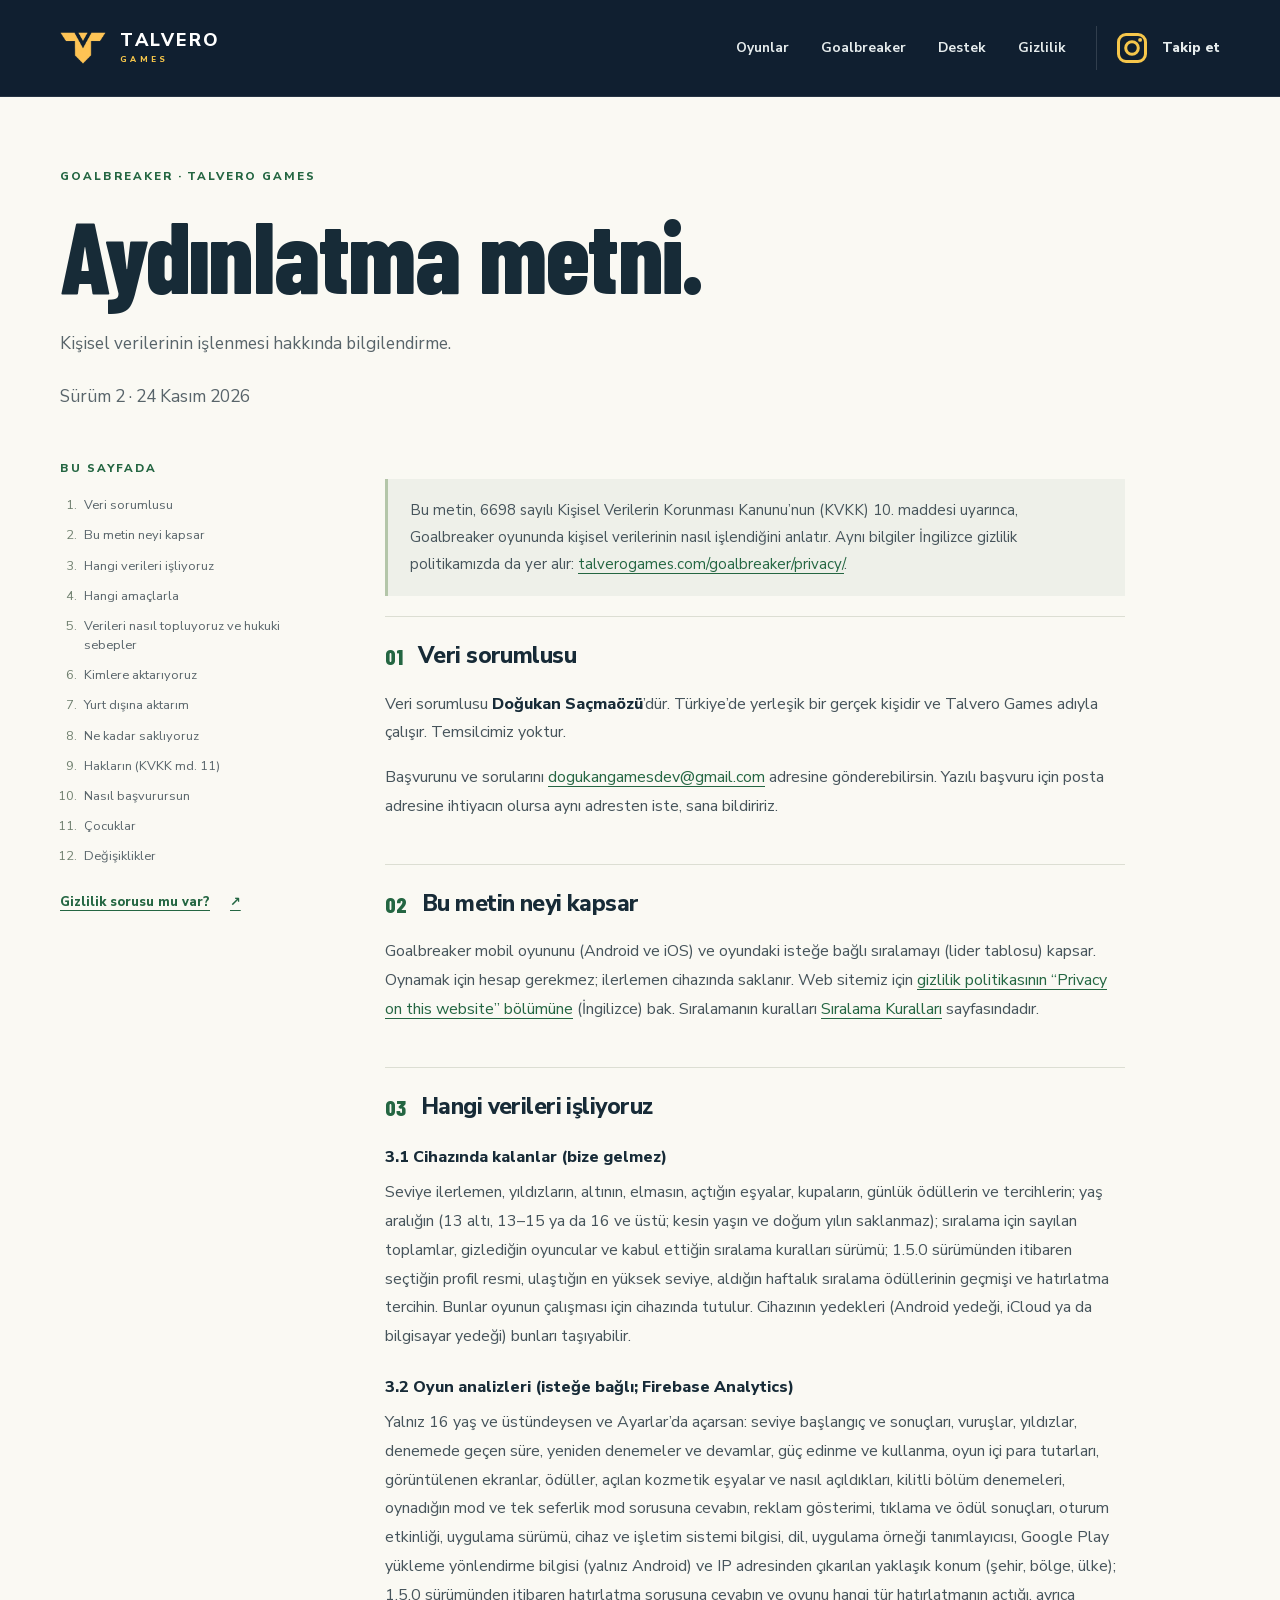
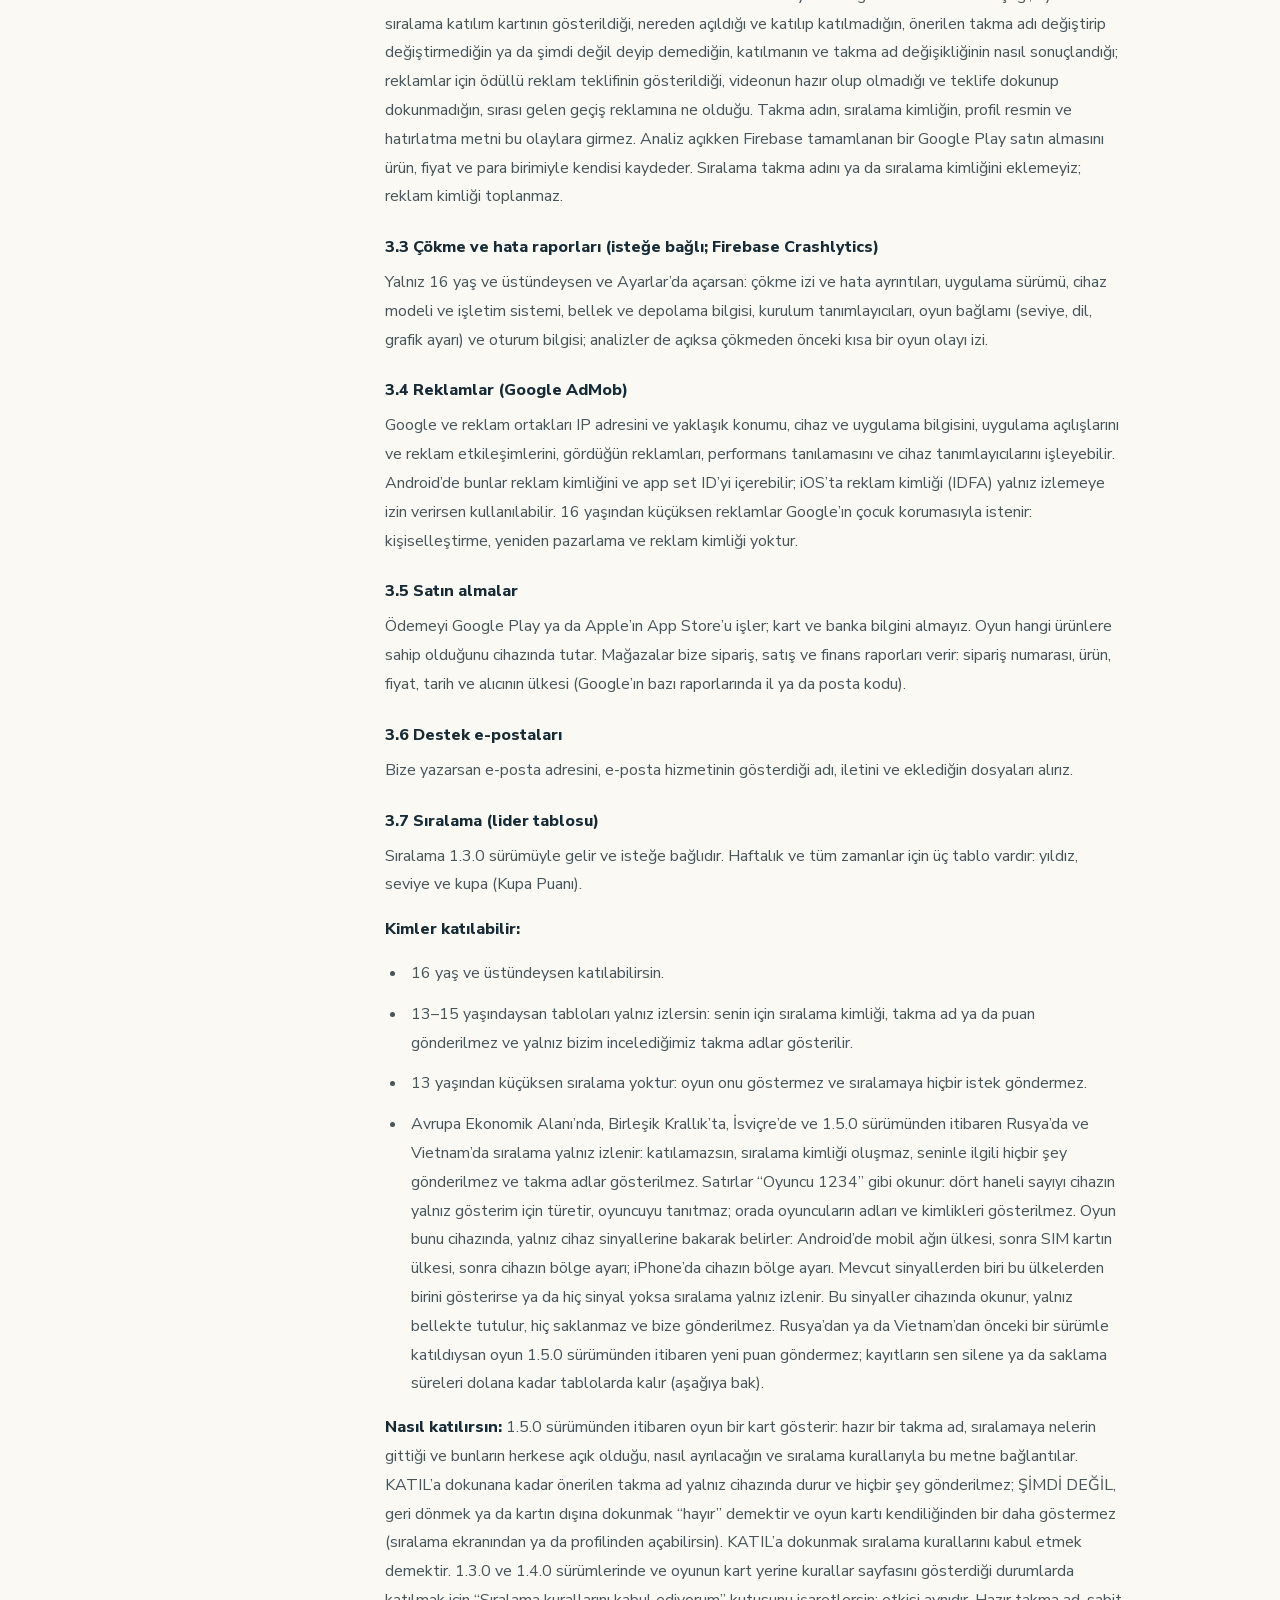
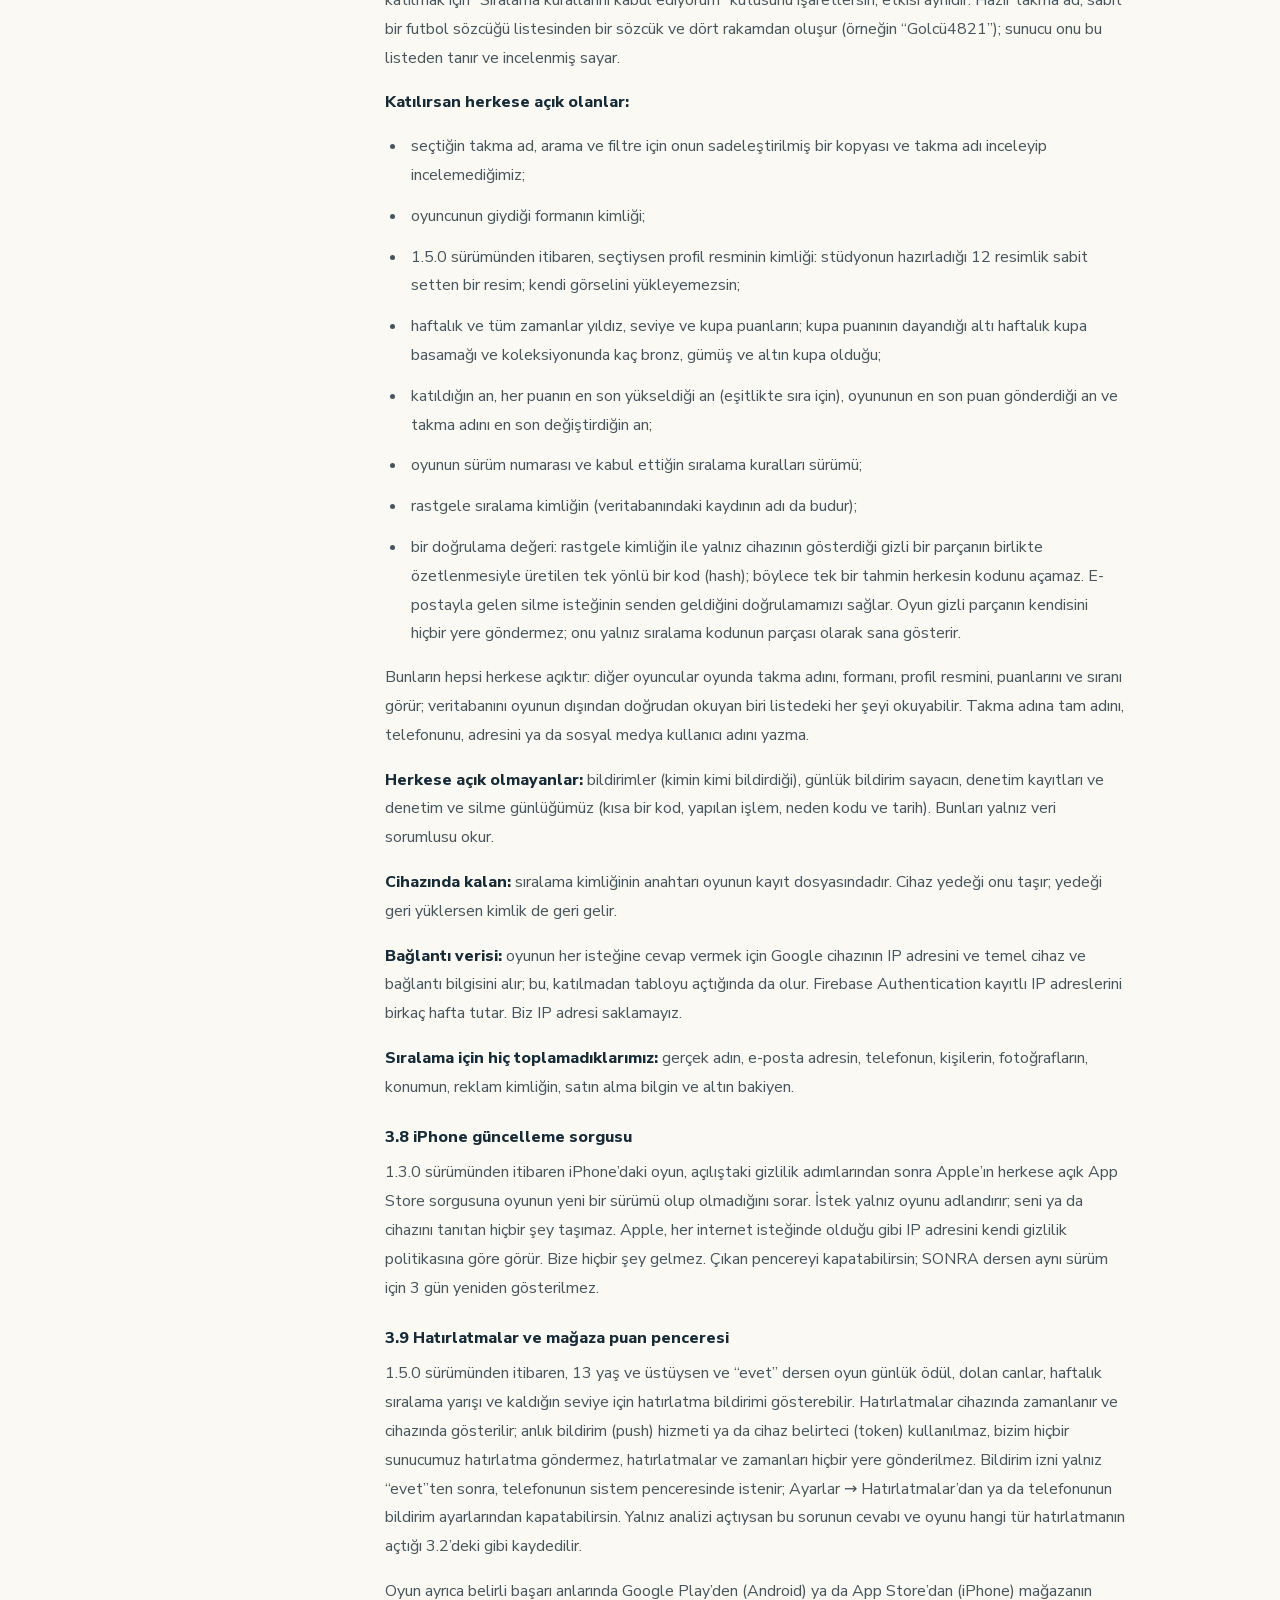
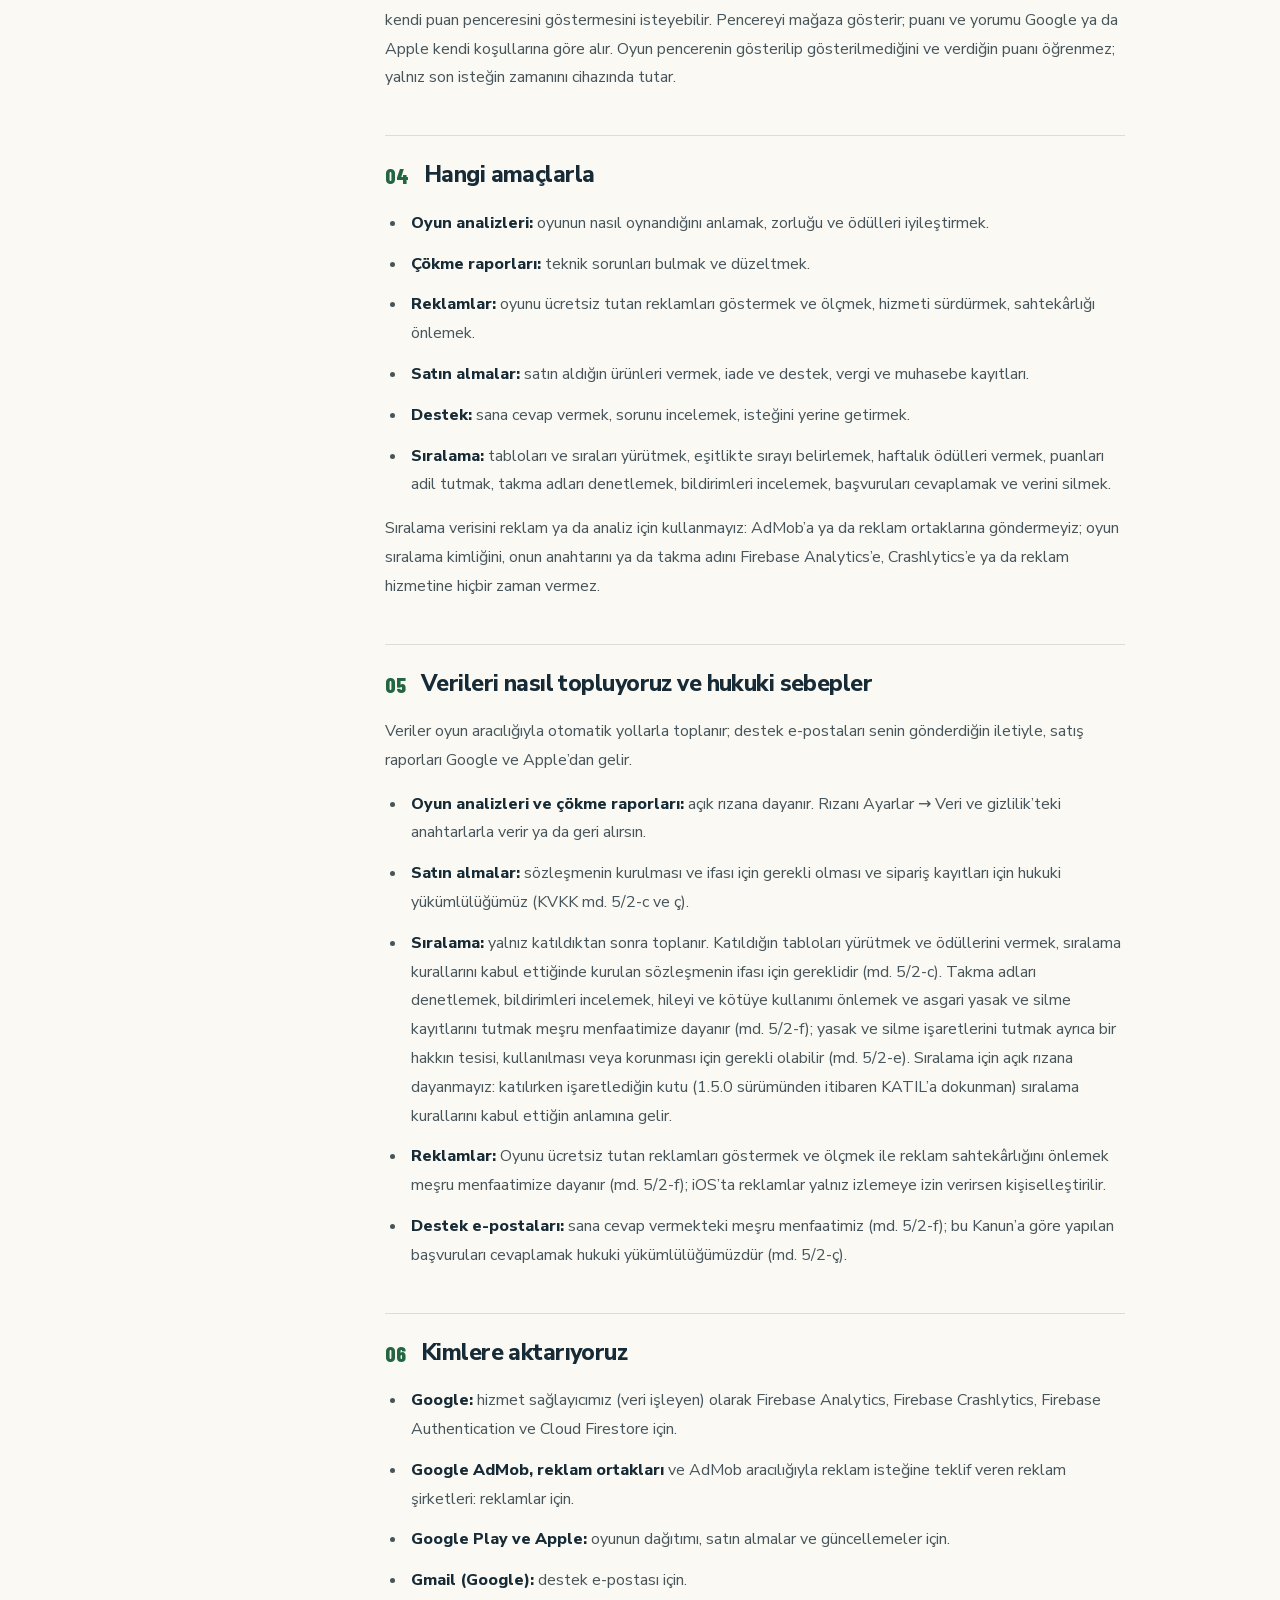
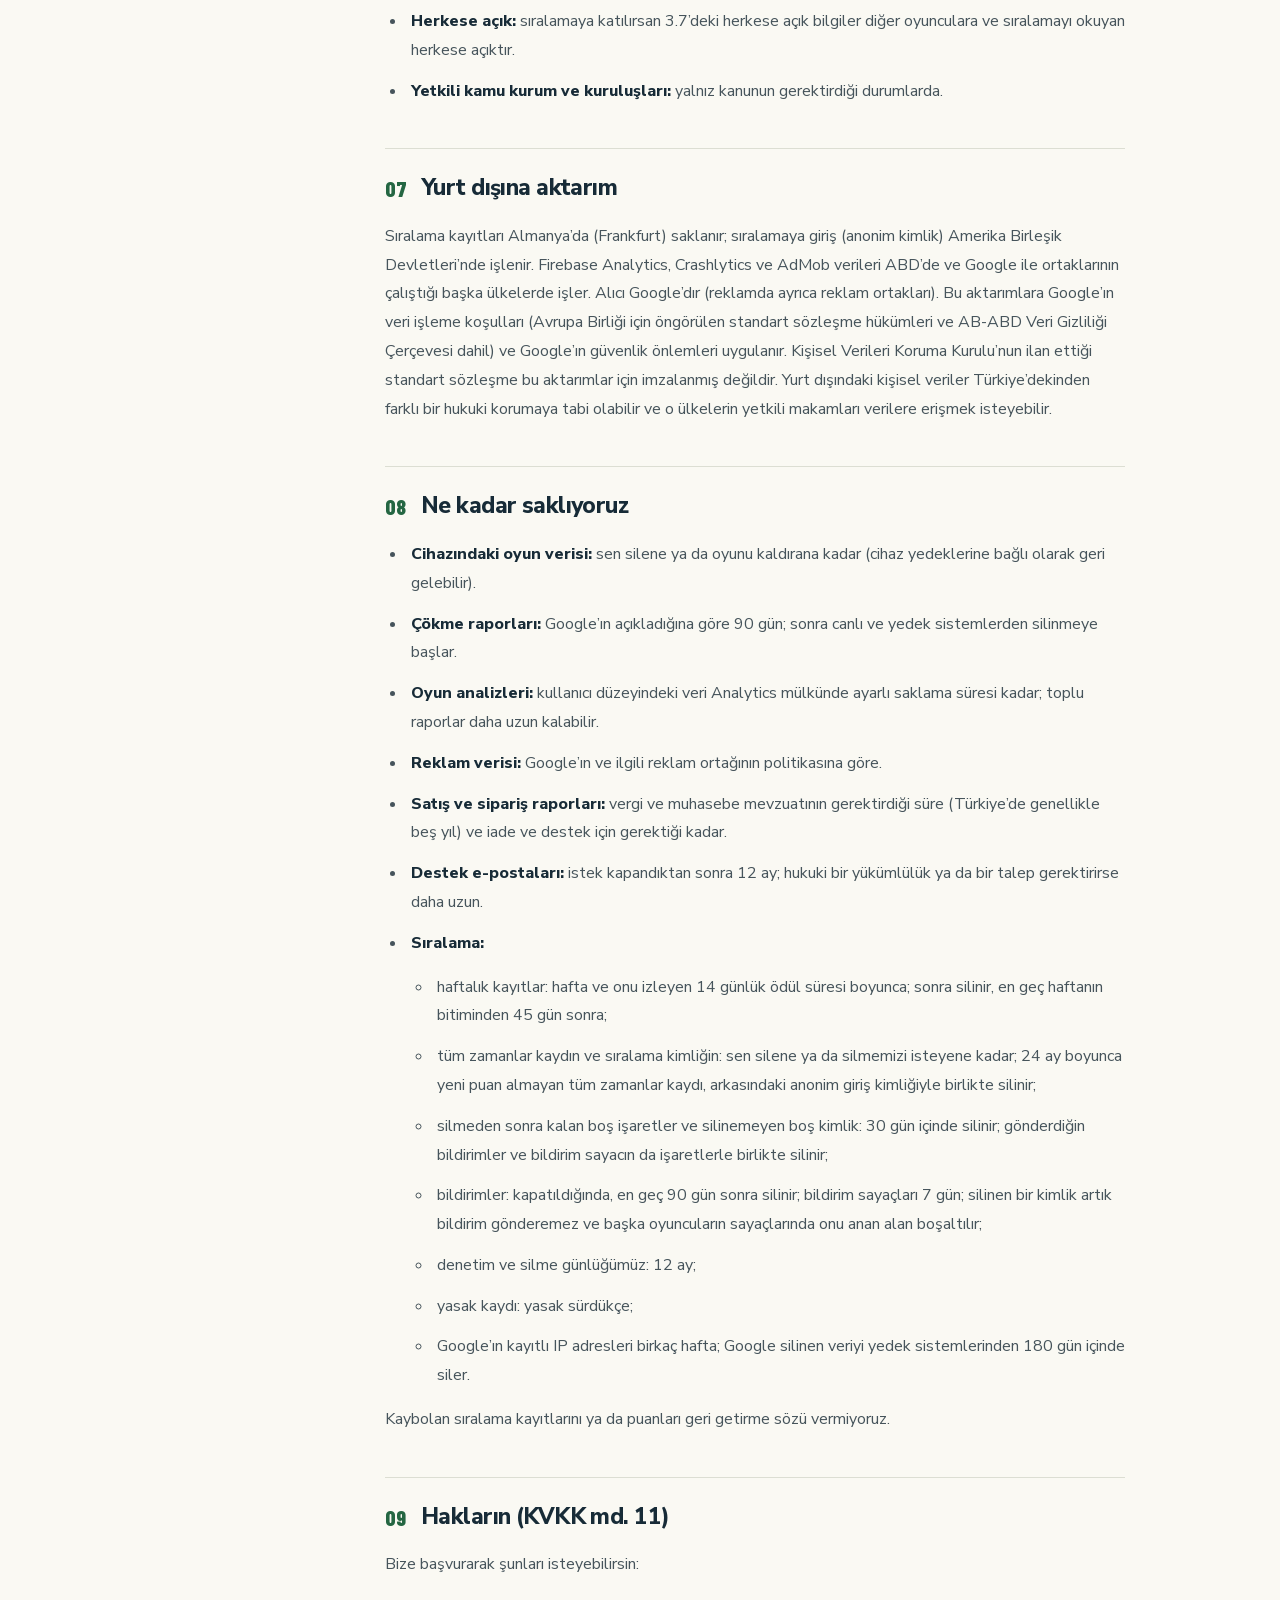
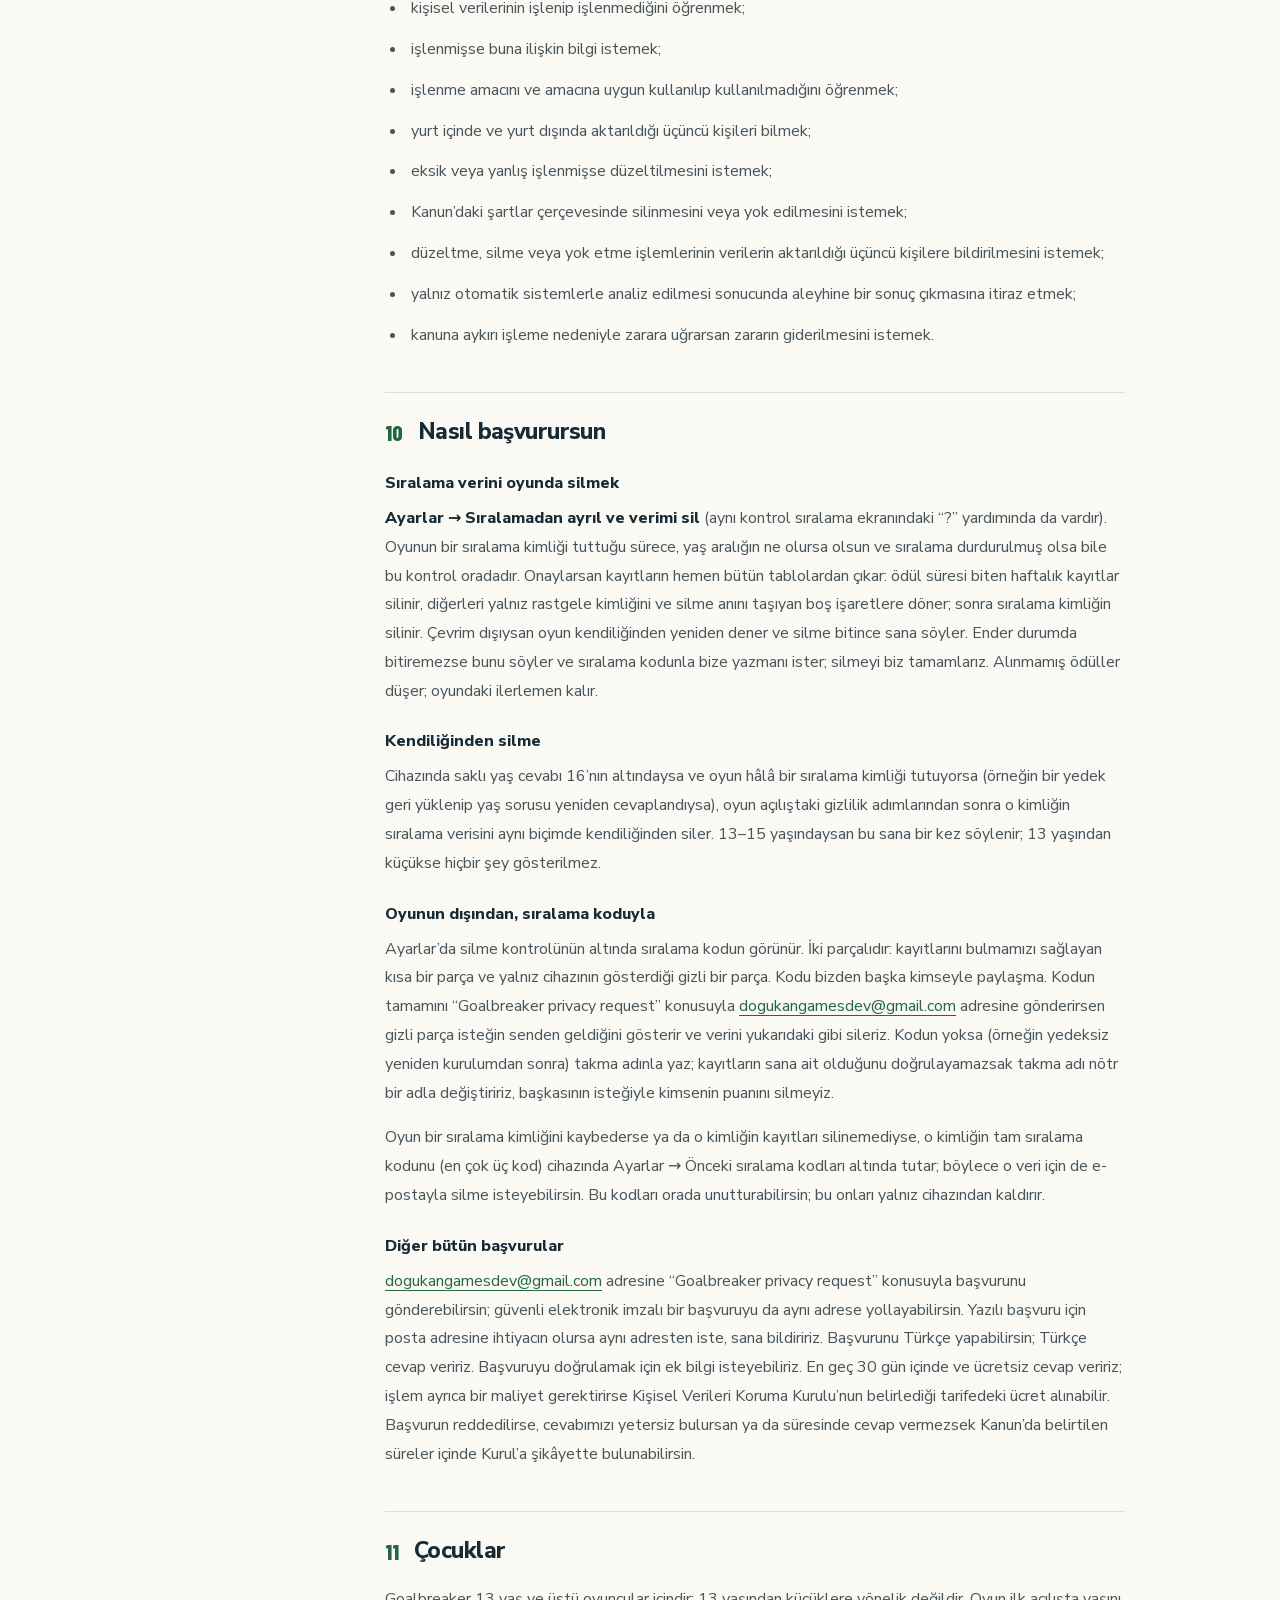
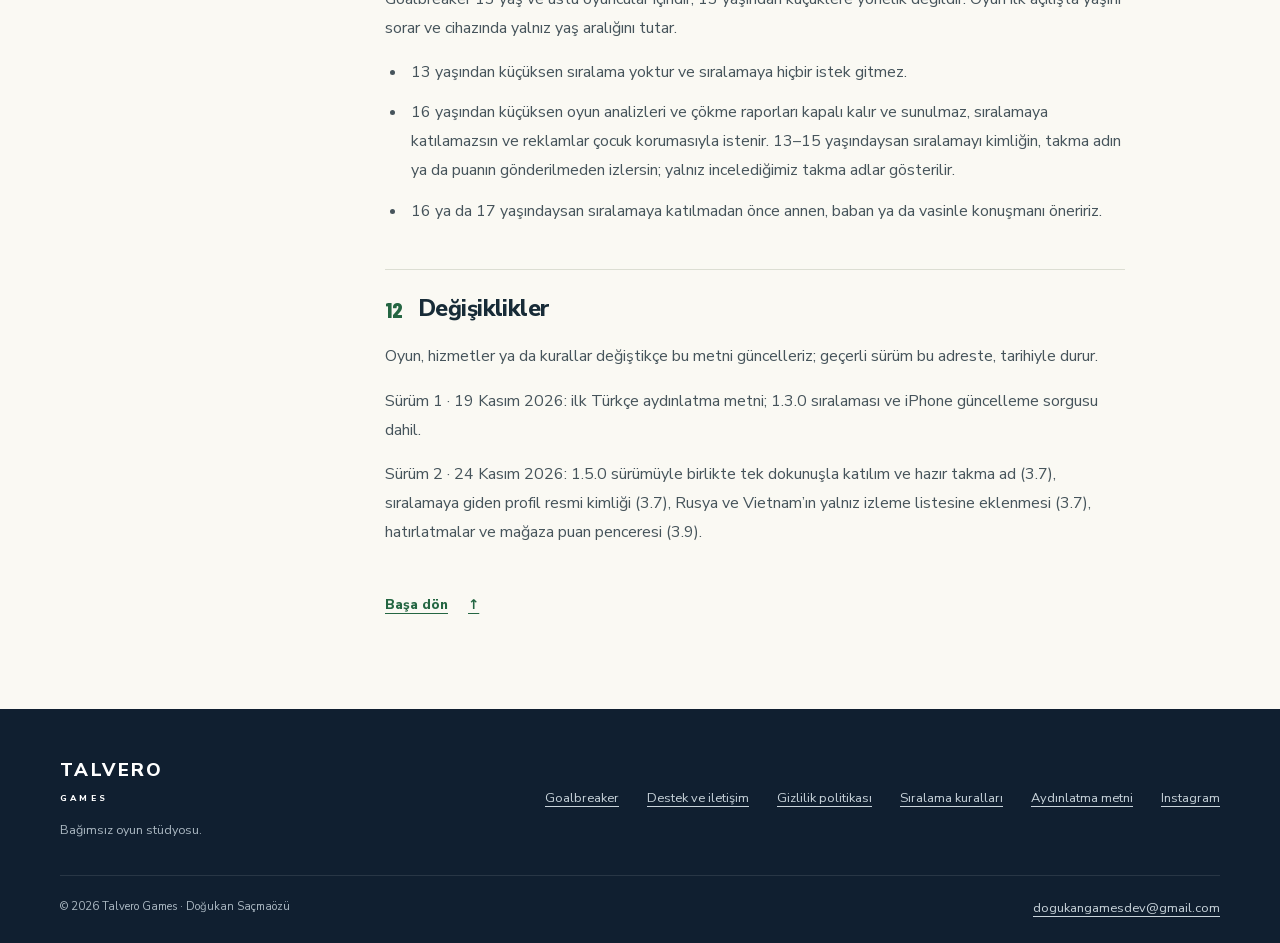
<file: tr/goalbreaker/aydinlatma-metni/index.html>
<!DOCTYPE html>
<html lang="tr">
  <head>
    <meta charset="utf-8">
    <meta name="viewport" content="width=device-width, initial-scale=1">
    <meta name="theme-color" content="#101f30">
    <meta name="referrer" content="strict-origin-when-cross-origin">
    <title>Goalbreaker Aydınlatma Metni — Talvero Games</title>
    <meta
      name="description"
      content="Goalbreaker oyununda kişisel verilerinin nasıl işlendiği: veri sorumlusu, işlenen veriler, amaçlar, hukuki sebepler, aktarımlar, saklama süreleri ve KVKK kapsamındaki hakların."
   >
    <link
      rel="canonical"
      href="https://talverogames.com/tr/goalbreaker/aydinlatma-metni/"
   >
    <meta property="og:type" content="website">
    <meta property="og:site_name" content="Goalbreaker · Talvero Games">
    <meta property="og:locale" content="tr_TR">
    <meta
      property="og:title"
      content="Goalbreaker Aydınlatma Metni — Talvero Games"
   >
    <meta
      property="og:description"
      content="Goalbreaker oyununda kişisel verilerinin nasıl işlendiği: veri sorumlusu, işlenen veriler, amaçlar, hukuki sebepler, aktarımlar, saklama süreleri ve KVKK kapsamındaki hakların."
   >
    <meta
      property="og:url"
      content="https://talverogames.com/tr/goalbreaker/aydinlatma-metni/"
   >
    <meta
      property="og:image"
      content="https://talverogames.com/assets/goalbreaker-feature-tr.jpg"
   >
    <meta property="og:image:width" content="1024">
    <meta property="og:image:height" content="500">
    <meta
      property="og:image:alt"
      content="Goalbreaker: vuruşu çiz, duvarı yık, gol at."
   >
    <meta name="twitter:card" content="summary_large_image">
    <link rel="icon" href="../../../assets/icon.png" type="image/png">
    <link
      rel="preload"
      href="../../../assets/fonts/barlow-condensed-800-latin.woff2"
      as="font"
      type="font/woff2"
      crossorigin
   >
    <link rel="stylesheet" href="../../../style.css?v=20261113">
  </head>
  <body>
    <a class="skip-link" href="#main">İçeriğe geç</a>
    <header class="site-header">
      <div class="container header-inner">
        <a class="studio-brand" href="../../" aria-label="Talvero Games ana sayfası"
          ><img src="../../../assets/talvero-emblem-144.webp" width="144" height="102" alt=""
          ><span>TALVERO <small>GAMES</small></span></a>
        <nav aria-label="Ana menü">
          <a class="nav-games" href="../../#games">Oyunlar</a>
          <a href="../">Goalbreaker</a>
          <a href="../../../goalbreaker/support/" hreflang="en">Destek</a>
          <a href="../../../goalbreaker/privacy/" hreflang="en">Gizlilik</a>
        </nav>
        <div class="header-tools">
          <a class="nav-ig" href="https://www.instagram.com/goalbreakergame/" rel="noopener"
            ><svg class="ig-glyph" viewBox="2 2 20 20" width="30" height="30" aria-hidden="true" focusable="false"><rect x="3" y="3" width="18" height="18" rx="5" fill="none" stroke="currentColor" stroke-width="2"/><circle cx="12" cy="12" r="4.2" fill="none" stroke="currentColor" stroke-width="2"/><circle cx="17.4" cy="6.6" r="1.3" fill="currentColor"/></svg><span class="nav-ig-label" aria-hidden="true">Takip et</span
            ><span class="visually-hidden">Goalbreaker’ı Instagram’da takip et</span></a
          >
        </div>
      </div>
    </header>
    <main id="main" class="container privacy-main">
      <div class="page-heading">
        <p class="eyebrow">Goalbreaker · Talvero Games</p>
        <h1>Aydınlatma metni.</h1>
        <p>Kişisel verilerinin işlenmesi hakkında bilgilendirme.</p>
        <p class="effective-date">Sürüm 2 · 24 Kasım 2026</p>
      </div>
      <div class="privacy-layout">
        <aside class="policy-nav">
          <nav aria-label="Aydınlatma metni içeriği">
            <p class="eyebrow">Bu sayfada</p>
            <ol>
              <li><a href="#veri-sorumlusu">Veri sorumlusu</a></li>
              <li><a href="#kapsam">Bu metin neyi kapsar</a></li>
              <li><a href="#veriler">Hangi verileri işliyoruz</a></li>
              <li><a href="#amaclar">Hangi amaçlarla</a></li>
              <li>
                <a href="#hukuki-sebepler">Verileri nasıl topluyoruz ve hukuki sebepler</a>
              </li>
              <li><a href="#alicilar">Kimlere aktarıyoruz</a></li>
              <li><a href="#yurt-disi">Yurt dışına aktarım</a></li>
              <li><a href="#saklama">Ne kadar saklıyoruz</a></li>
              <li><a href="#haklar">Hakların (KVKK md. 11)</a></li>
              <li><a href="#basvuru">Nasıl başvurursun</a></li>
              <li><a href="#cocuklar">Çocuklar</a></li>
              <li><a href="#degisiklikler">Değişiklikler</a></li>
            </ol>
          </nav>
          <a
            class="text-link"
            href="mailto:dogukangamesdev@gmail.com?subject=Goalbreaker%20privacy%20request"
            >Gizlilik sorusu mu var? <span aria-hidden="true">↗</span></a
          >
        </aside>
        <article class="policy-content" aria-label="Aydınlatma metninin tamamı">
          <div class="data-detail">
            <p>
              Bu metin, 6698 sayılı Kişisel Verilerin Korunması Kanunu’nun
              (KVKK) 10. maddesi uyarınca, Goalbreaker oyununda kişisel
              verilerinin nasıl işlendiğini anlatır. Aynı bilgiler İngilizce
              gizlilik politikamızda da yer alır:
              <a href="../../../goalbreaker/privacy/" hreflang="en"
                >talverogames.com/goalbreaker/privacy/</a
              >.
            </p>
          </div>
          <section id="veri-sorumlusu">
            <h2><span class="section-index">01</span>Veri sorumlusu</h2>
            <p>
              Veri sorumlusu <strong>Doğukan Saçmaözü</strong>’dür. Türkiye’de
              yerleşik bir gerçek kişidir ve Talvero Games adıyla çalışır.
              Temsilcimiz yoktur.
            </p>
            <p>
              Başvurunu ve sorularını
              <a
                href="mailto:dogukangamesdev@gmail.com?subject=Goalbreaker%20privacy%20request"
                >dogukangamesdev@gmail.com</a
              >
              adresine gönderebilirsin. Yazılı başvuru için posta adresine
              ihtiyacın olursa aynı adresten iste, sana bildiririz.
            </p>
          </section>
          <section id="kapsam">
            <h2><span class="section-index">02</span>Bu metin neyi kapsar</h2>
            <p>
              Goalbreaker mobil oyununu (Android ve iOS) ve oyundaki isteğe
              bağlı sıralamayı (lider tablosu) kapsar. Oynamak için hesap
              gerekmez; ilerlemen cihazında saklanır. Web sitemiz için
              <a href="../../../goalbreaker/privacy/#website" hreflang="en"
                >gizlilik politikasının “Privacy on this website” bölümüne</a
              >
              (İngilizce) bak. Sıralamanın kuralları
              <a href="../siralama-kurallari/">Sıralama Kuralları</a>
              sayfasındadır.
            </p>
          </section>
          <section id="veriler">
            <h2><span class="section-index">03</span>Hangi verileri işliyoruz</h2>
            <h3>3.1 Cihazında kalanlar (bize gelmez)</h3>
            <p>
              Seviye ilerlemen, yıldızların, altının, elmasın, açtığın eşyalar,
              kupaların, günlük ödüllerin ve tercihlerin; yaş aralığın (13
              altı, 13–15 ya da 16 ve üstü; kesin yaşın ve doğum yılın
              saklanmaz); sıralama için sayılan toplamlar, gizlediğin oyuncular
              ve kabul ettiğin sıralama kuralları sürümü; 1.5.0 sürümünden
              itibaren seçtiğin profil resmi, ulaştığın en yüksek seviye,
              aldığın haftalık sıralama ödüllerinin geçmişi ve hatırlatma
              tercihin. Bunlar oyunun
              çalışması için cihazında tutulur. Cihazının yedekleri (Android
              yedeği, iCloud ya da bilgisayar yedeği) bunları taşıyabilir.
            </p>
            <h3>3.2 Oyun analizleri (isteğe bağlı; Firebase Analytics)</h3>
            <p>
              Yalnız 16 yaş ve üstündeysen ve Ayarlar’da açarsan: seviye
              başlangıç ve sonuçları, vuruşlar, yıldızlar, denemede geçen süre,
              yeniden denemeler ve devamlar, güç edinme ve kullanma, oyun içi
              para tutarları, görüntülenen ekranlar, ödüller, açılan kozmetik
              eşyalar ve nasıl açıldıkları, kilitli bölüm denemeleri, oynadığın
              mod ve tek seferlik mod sorusuna cevabın, reklam gösterimi,
              tıklama ve ödül sonuçları, oturum etkinliği, uygulama sürümü,
              cihaz ve işletim sistemi bilgisi, dil, uygulama örneği
              tanımlayıcısı, Google Play yükleme yönlendirme bilgisi (yalnız
              Android) ve IP adresinden çıkarılan yaklaşık konum (şehir, bölge,
              ülke); 1.5.0 sürümünden itibaren hatırlatma sorusuna cevabın ve
              oyunu hangi tür hatırlatmanın açtığı, ayrıca sıralama katılım
              kartının gösterildiği, nereden açıldığı ve katılıp katılmadığın,
              önerilen takma adı değiştirip değiştirmediğin ya da şimdi değil
              deyip demediğin, katılmanın ve takma ad değişikliğinin nasıl
              sonuçlandığı; reklamlar için ödüllü reklam teklifinin
              gösterildiği, videonun hazır olup olmadığı ve teklife dokunup
              dokunmadığın, sırası gelen geçiş reklamına ne olduğu. Takma adın,
              sıralama kimliğin, profil resmin ve hatırlatma metni bu olaylara
              girmez. Analiz açıkken Firebase tamamlanan bir Google Play satın
              almasını ürün, fiyat ve para birimiyle kendisi kaydeder. Sıralama
              takma adını ya da sıralama kimliğini eklemeyiz; reklam kimliği
              toplanmaz.
            </p>
            <h3>3.3 Çökme ve hata raporları (isteğe bağlı; Firebase Crashlytics)</h3>
            <p>
              Yalnız 16 yaş ve üstündeysen ve Ayarlar’da açarsan: çökme izi ve
              hata ayrıntıları, uygulama sürümü, cihaz modeli ve işletim
              sistemi, bellek ve depolama bilgisi, kurulum tanımlayıcıları, oyun
              bağlamı (seviye, dil, grafik ayarı) ve oturum bilgisi; analizler de
              açıksa çökmeden önceki kısa bir oyun olayı izi.
            </p>
            <h3>3.4 Reklamlar (Google AdMob)</h3>
            <p>
              Google ve reklam ortakları IP adresini ve yaklaşık konumu, cihaz
              ve uygulama bilgisini, uygulama açılışlarını ve reklam
              etkileşimlerini, gördüğün reklamları, performans tanılamasını ve
              cihaz tanımlayıcılarını işleyebilir. Android’de bunlar reklam
              kimliğini ve app set ID’yi içerebilir; iOS’ta reklam kimliği
              (IDFA) yalnız izlemeye izin verirsen kullanılabilir. 16
              yaşından küçüksen reklamlar Google’ın çocuk korumasıyla istenir:
              kişiselleştirme, yeniden pazarlama ve reklam kimliği yoktur.
            </p>
            <h3>3.5 Satın almalar</h3>
            <p>
              Ödemeyi Google Play ya da Apple’ın App Store’u işler; kart ve banka
              bilgini almayız. Oyun hangi ürünlere sahip olduğunu cihazında
              tutar. Mağazalar bize sipariş, satış ve finans raporları verir:
              sipariş numarası, ürün, fiyat, tarih ve alıcının ülkesi (Google’ın
              bazı raporlarında il ya da posta kodu).
            </p>
            <h3>3.6 Destek e-postaları</h3>
            <p>
              Bize yazarsan e-posta adresini, e-posta hizmetinin gösterdiği adı,
              iletini ve eklediğin dosyaları alırız.
            </p>
            <h3>3.7 Sıralama (lider tablosu)</h3>
            <p>
              Sıralama 1.3.0 sürümüyle gelir ve isteğe bağlıdır. Haftalık ve
              tüm zamanlar için üç tablo vardır: yıldız, seviye ve kupa (Kupa
              Puanı).
            </p>
            <p><strong>Kimler katılabilir:</strong></p>
            <ul>
              <li>16 yaş ve üstündeysen katılabilirsin.</li>
              <li>
                13–15 yaşındaysan tabloları yalnız izlersin: senin için sıralama
                kimliği, takma ad ya da puan gönderilmez ve yalnız bizim
                incelediğimiz takma adlar gösterilir.
              </li>
              <li>
                13 yaşından küçüksen sıralama yoktur: oyun onu göstermez ve
                sıralamaya hiçbir istek göndermez.
              </li>
              <li>
                Avrupa Ekonomik Alanı’nda, Birleşik Krallık’ta, İsviçre’de ve
                1.5.0 sürümünden itibaren Rusya’da ve Vietnam’da sıralama yalnız
                izlenir: katılamazsın, sıralama kimliği
                oluşmaz, seninle ilgili hiçbir şey gönderilmez ve takma adlar
                gösterilmez. Satırlar “Oyuncu 1234” gibi okunur: dört haneli
                sayıyı cihazın yalnız gösterim için türetir, oyuncuyu tanıtmaz;
                orada oyuncuların adları ve kimlikleri gösterilmez. Oyun bunu
                cihazında, yalnız cihaz sinyallerine bakarak belirler:
                Android’de mobil ağın ülkesi, sonra SIM kartın ülkesi, sonra
                cihazın bölge ayarı; iPhone’da cihazın bölge ayarı. Mevcut
                sinyallerden biri bu ülkelerden birini gösterirse ya da hiç
                sinyal yoksa sıralama yalnız izlenir. Bu sinyaller cihazında
                okunur, yalnız bellekte tutulur, hiç saklanmaz ve bize
                gönderilmez. Rusya’dan ya da Vietnam’dan önceki bir sürümle
                katıldıysan oyun 1.5.0 sürümünden itibaren yeni puan göndermez;
                kayıtların sen silene ya da saklama süreleri dolana kadar
                tablolarda kalır (aşağıya bak).
              </li>
            </ul>
            <p>
              <strong>Nasıl katılırsın:</strong> 1.5.0 sürümünden itibaren oyun
              bir kart gösterir: hazır bir takma ad, sıralamaya nelerin gittiği
              ve bunların herkese açık olduğu, nasıl ayrılacağın ve sıralama
              kurallarıyla bu metne bağlantılar. KATIL’a dokunana kadar önerilen
              takma ad yalnız cihazında durur ve hiçbir şey gönderilmez; ŞİMDİ
              DEĞİL, geri dönmek ya da kartın dışına dokunmak “hayır” demektir
              ve oyun kartı kendiliğinden bir daha göstermez (sıralama
              ekranından ya da profilinden açabilirsin). KATIL’a dokunmak
              sıralama kurallarını kabul etmek demektir. 1.3.0 ve 1.4.0
              sürümlerinde ve oyunun kart yerine kurallar sayfasını gösterdiği
              durumlarda katılmak için “Sıralama kurallarını kabul ediyorum”
              kutusunu işaretlersin; etkisi aynıdır. Hazır takma ad, sabit bir
              futbol sözcüğü listesinden bir sözcük ve dört rakamdan oluşur
              (örneğin “Golcü4821”); sunucu onu bu listeden tanır ve incelenmiş
              sayar.
            </p>
            <p><strong>Katılırsan herkese açık olanlar:</strong></p>
            <ul>
              <li>
                seçtiğin takma ad, arama ve filtre için onun sadeleştirilmiş bir
                kopyası ve takma adı inceleyip incelemediğimiz;
              </li>
              <li>oyuncunun giydiği formanın kimliği;</li>
              <li>
                1.5.0 sürümünden itibaren, seçtiysen profil resminin kimliği:
                stüdyonun hazırladığı 12 resimlik sabit setten bir resim;
                kendi görselini yükleyemezsin;
              </li>
              <li>
                haftalık ve tüm zamanlar yıldız, seviye ve kupa puanların; kupa
                puanının dayandığı altı haftalık kupa basamağı ve koleksiyonunda
                kaç bronz, gümüş ve altın kupa olduğu;
              </li>
              <li>
                katıldığın an, her puanın en son yükseldiği an (eşitlikte sıra
                için), oyununun en son puan gönderdiği an ve takma adını en son
                değiştirdiğin an;
              </li>
              <li>
                oyunun sürüm numarası ve kabul ettiğin sıralama kuralları
                sürümü;
              </li>
              <li>
                rastgele sıralama kimliğin (veritabanındaki kaydının adı da
                budur);
              </li>
              <li>
                bir doğrulama değeri: rastgele kimliğin ile yalnız cihazının
                gösterdiği gizli bir parçanın birlikte özetlenmesiyle üretilen
                tek yönlü bir kod (hash); böylece tek bir tahmin herkesin kodunu
                açamaz. E-postayla gelen silme isteğinin senden geldiğini
                doğrulamamızı sağlar. Oyun gizli parçanın kendisini hiçbir yere
                göndermez; onu yalnız sıralama kodunun parçası olarak sana
                gösterir.
              </li>
            </ul>
            <p>
              Bunların hepsi herkese açıktır: diğer oyuncular oyunda takma
              adını, formanı, profil resmini, puanlarını ve sıranı görür; veritabanını oyunun
              dışından doğrudan okuyan biri listedeki her şeyi okuyabilir. Takma
              adına tam adını, telefonunu, adresini ya da sosyal medya
              kullanıcı adını yazma.
            </p>
            <p>
              <strong>Herkese açık olmayanlar:</strong> bildirimler (kimin kimi
              bildirdiği), günlük bildirim sayacın, denetim kayıtları ve denetim
              ve silme günlüğümüz (kısa bir kod, yapılan işlem, neden kodu ve
              tarih). Bunları yalnız veri sorumlusu okur.
            </p>
            <p>
              <strong>Cihazında kalan:</strong> sıralama kimliğinin anahtarı
              oyunun kayıt dosyasındadır. Cihaz yedeği onu taşır; yedeği geri
              yüklersen kimlik de geri gelir.
            </p>
            <p>
              <strong>Bağlantı verisi:</strong> oyunun her isteğine cevap vermek
              için Google cihazının IP adresini ve temel cihaz ve bağlantı
              bilgisini alır; bu, katılmadan tabloyu açtığında da olur. Firebase
              Authentication kayıtlı IP adreslerini birkaç hafta tutar. Biz IP
              adresi saklamayız.
            </p>
            <p>
              <strong>Sıralama için hiç toplamadıklarımız:</strong> gerçek adın,
              e-posta adresin, telefonun, kişilerin, fotoğrafların, konumun,
              reklam kimliğin, satın alma bilgin ve altın bakiyen.
            </p>
            <h3>3.8 iPhone güncelleme sorgusu</h3>
            <p>
              1.3.0 sürümünden itibaren iPhone’daki oyun, açılıştaki gizlilik
              adımlarından sonra Apple’ın herkese açık App Store sorgusuna oyunun
              yeni bir sürümü olup olmadığını sorar. İstek yalnız oyunu
              adlandırır; seni ya da cihazını tanıtan hiçbir şey taşımaz. Apple,
              her internet isteğinde olduğu gibi IP adresini kendi gizlilik
              politikasına göre görür. Bize hiçbir şey gelmez. Çıkan pencereyi
              kapatabilirsin; SONRA dersen aynı sürüm için 3 gün yeniden
              gösterilmez.
            </p>
            <h3>3.9 Hatırlatmalar ve mağaza puan penceresi</h3>
            <p>
              1.5.0 sürümünden itibaren, 13 yaş ve üstüysen ve “evet” dersen oyun
              günlük ödül, dolan canlar, haftalık sıralama yarışı ve kaldığın
              seviye için hatırlatma bildirimi gösterebilir. Hatırlatmalar
              cihazında zamanlanır ve cihazında gösterilir; anlık bildirim (push)
              hizmeti ya da cihaz belirteci (token) kullanılmaz, bizim hiçbir
              sunucumuz hatırlatma göndermez, hatırlatmalar ve zamanları hiçbir
              yere gönderilmez. Bildirim izni yalnız
              “evet”ten sonra, telefonunun sistem penceresinde istenir; Ayarlar
              → Hatırlatmalar’dan ya da telefonunun bildirim ayarlarından
              kapatabilirsin. Yalnız analizi açtıysan bu sorunun cevabı ve oyunu
              hangi tür hatırlatmanın açtığı 3.2’deki gibi kaydedilir.
            </p>
            <p>
              Oyun ayrıca belirli başarı anlarında Google Play’den (Android) ya
              da App Store’dan (iPhone) mağazanın kendi puan penceresini
              göstermesini isteyebilir. Pencereyi mağaza gösterir; puanı ve
              yorumu Google ya da Apple kendi koşullarına göre alır. Oyun
              pencerenin gösterilip gösterilmediğini ve verdiğin puanı öğrenmez;
              yalnız son isteğin zamanını cihazında tutar.
            </p>
          </section>
          <section id="amaclar">
            <h2><span class="section-index">04</span>Hangi amaçlarla</h2>
            <ul>
              <li>
                <strong>Oyun analizleri:</strong> oyunun nasıl oynandığını
                anlamak, zorluğu ve ödülleri iyileştirmek.
              </li>
              <li>
                <strong>Çökme raporları:</strong> teknik sorunları bulmak ve
                düzeltmek.
              </li>
              <li>
                <strong>Reklamlar:</strong> oyunu ücretsiz tutan reklamları
                göstermek ve ölçmek, hizmeti sürdürmek, sahtekârlığı önlemek.
              </li>
              <li>
                <strong>Satın almalar:</strong> satın aldığın ürünleri vermek,
                iade ve destek, vergi ve muhasebe kayıtları.
              </li>
              <li>
                <strong>Destek:</strong> sana cevap vermek, sorunu incelemek,
                isteğini yerine getirmek.
              </li>
              <li>
                <strong>Sıralama:</strong> tabloları ve sıraları yürütmek,
                eşitlikte sırayı belirlemek, haftalık ödülleri vermek, puanları
                adil tutmak, takma adları denetlemek, bildirimleri incelemek,
                başvuruları cevaplamak ve verini silmek.
              </li>
            </ul>
            <p>
              Sıralama verisini reklam ya da analiz için kullanmayız: AdMob’a ya
              da reklam ortaklarına göndermeyiz; oyun sıralama kimliğini, onun
              anahtarını ya da takma adını Firebase Analytics’e, Crashlytics’e ya
              da reklam hizmetine hiçbir zaman vermez.
            </p>
          </section>
          <section id="hukuki-sebepler">
            <h2>
              <span class="section-index">05</span>Verileri nasıl topluyoruz ve
              hukuki sebepler
            </h2>
            <p>
              Veriler oyun aracılığıyla otomatik yollarla toplanır; destek
              e-postaları senin gönderdiğin iletiyle, satış raporları Google ve
              Apple’dan gelir.
            </p>
            <ul>
              <li>
                <strong>Oyun analizleri ve çökme raporları:</strong> açık
                rızana dayanır. Rızanı Ayarlar → Veri ve gizlilik’teki
                anahtarlarla verir ya da geri alırsın.
              </li>
              <li>
                <strong>Satın almalar:</strong> sözleşmenin kurulması ve ifası
                için gerekli olması ve sipariş kayıtları için hukuki
                yükümlülüğümüz (KVKK md. 5/2-c ve ç).
              </li>
              <li>
                <strong>Sıralama:</strong> yalnız katıldıktan sonra toplanır.
                Katıldığın tabloları yürütmek ve ödüllerini vermek, sıralama
                kurallarını kabul ettiğinde kurulan sözleşmenin ifası için
                gereklidir (md. 5/2-c). Takma adları denetlemek, bildirimleri
                incelemek, hileyi ve kötüye kullanımı önlemek ve asgari yasak ve
                silme kayıtlarını tutmak meşru menfaatimize dayanır (md. 5/2-f);
                yasak ve silme işaretlerini tutmak ayrıca bir hakkın tesisi,
                kullanılması veya korunması için gerekli olabilir (md. 5/2-e).
                Sıralama için açık rızana dayanmayız: katılırken işaretlediğin
                kutu (1.5.0 sürümünden itibaren KATIL’a dokunman) sıralama
                kurallarını kabul ettiğin anlamına gelir.
              </li>
              <li>
                <strong>Reklamlar:</strong> Oyunu ücretsiz
                tutan reklamları göstermek ve ölçmek ile reklam sahtekârlığını
                önlemek meşru menfaatimize dayanır (md. 5/2-f); iOS’ta reklamlar
                yalnız izlemeye izin verirsen kişiselleştirilir.
              </li>
              <li>
                <strong>Destek e-postaları:</strong> sana cevap vermekteki meşru
                menfaatimiz (md. 5/2-f); bu Kanun’a göre yapılan başvuruları
                cevaplamak hukuki yükümlülüğümüzdür (md. 5/2-ç).
              </li>
            </ul>
          </section>
          <section id="alicilar">
            <h2><span class="section-index">06</span>Kimlere aktarıyoruz</h2>
            <ul>
              <li>
                <strong>Google:</strong> hizmet sağlayıcımız (veri işleyen)
                olarak Firebase Analytics, Firebase Crashlytics, Firebase
                Authentication ve Cloud Firestore için.
              </li>
              <li>
                <strong>Google AdMob, reklam ortakları</strong> ve AdMob
                aracılığıyla reklam isteğine teklif veren reklam şirketleri:
                reklamlar için.
              </li>
              <li>
                <strong>Google Play ve Apple:</strong> oyunun dağıtımı, satın
                almalar ve güncellemeler için.
              </li>
              <li><strong>Gmail (Google):</strong> destek e-postası için.</li>
              <li>
                <strong>Herkese açık:</strong> sıralamaya katılırsan 3.7’deki
                herkese açık bilgiler diğer oyunculara ve sıralamayı okuyan
                herkese açıktır.
              </li>
              <li>
                <strong>Yetkili kamu kurum ve kuruluşları:</strong> yalnız
                kanunun gerektirdiği durumlarda.
              </li>
            </ul>
          </section>
          <section id="yurt-disi">
            <h2><span class="section-index">07</span>Yurt dışına aktarım</h2>
            <p>
              Sıralama kayıtları Almanya’da (Frankfurt) saklanır; sıralamaya
              giriş (anonim kimlik) Amerika Birleşik Devletleri’nde işlenir.
              Firebase Analytics, Crashlytics ve AdMob verileri ABD’de ve Google
              ile ortaklarının çalıştığı başka ülkelerde işler. Alıcı Google’dır
              (reklamda ayrıca reklam ortakları). Bu aktarımlara Google’ın veri
              işleme koşulları (Avrupa Birliği için öngörülen standart sözleşme
              hükümleri ve AB-ABD Veri Gizliliği Çerçevesi dahil) ve Google’ın
              güvenlik önlemleri uygulanır. Kişisel Verileri Koruma Kurulu’nun
              ilan ettiği standart sözleşme bu aktarımlar için imzalanmış
              değildir. Yurt dışındaki kişisel veriler Türkiye’dekinden farklı
              bir hukuki korumaya tabi olabilir ve o ülkelerin yetkili makamları
              verilere erişmek isteyebilir.
            </p>
          </section>
          <section id="saklama">
            <h2><span class="section-index">08</span>Ne kadar saklıyoruz</h2>
            <ul>
              <li>
                <strong>Cihazındaki oyun verisi:</strong> sen silene ya da
                oyunu kaldırana kadar (cihaz yedeklerine bağlı olarak geri
                gelebilir).
              </li>
              <li>
                <strong>Çökme raporları:</strong> Google’ın açıkladığına göre 90
                gün; sonra canlı ve yedek sistemlerden silinmeye başlar.
              </li>
              <li>
                <strong>Oyun analizleri:</strong> kullanıcı düzeyindeki veri
                Analytics mülkünde ayarlı saklama süresi kadar; toplu raporlar
                daha uzun kalabilir.
              </li>
              <li>
                <strong>Reklam verisi:</strong> Google’ın ve ilgili reklam
                ortağının politikasına göre.
              </li>
              <li>
                <strong>Satış ve sipariş raporları:</strong> vergi ve muhasebe
                mevzuatının gerektirdiği süre (Türkiye’de genellikle beş yıl) ve
                iade ve destek için gerektiği kadar.
              </li>
              <li>
                <strong>Destek e-postaları:</strong> istek kapandıktan sonra 12
                ay; hukuki bir yükümlülük ya da bir talep gerektirirse daha
                uzun.
              </li>
              <li>
                <strong>Sıralama:</strong>
                <ul>
                  <li>
                    haftalık kayıtlar: hafta ve onu izleyen 14 günlük ödül süresi
                    boyunca; sonra silinir, en geç haftanın bitiminden 45 gün
                    sonra;
                  </li>
                  <li>
                    tüm zamanlar kaydın ve sıralama kimliğin: sen silene ya da
                    silmemizi isteyene kadar; 24 ay boyunca yeni puan almayan
                    tüm zamanlar kaydı, arkasındaki anonim giriş kimliğiyle
                    birlikte silinir;
                  </li>
                  <li>
                    silmeden sonra kalan boş işaretler ve silinemeyen boş kimlik:
                    30 gün içinde silinir; gönderdiğin bildirimler ve bildirim
                    sayacın da işaretlerle birlikte silinir;
                  </li>
                  <li>
                    bildirimler: kapatıldığında, en geç 90 gün sonra silinir;
                    bildirim sayaçları 7 gün; silinen bir kimlik artık bildirim
                    gönderemez ve başka oyuncuların sayaçlarında onu anan alan
                    boşaltılır;
                  </li>
                  <li>denetim ve silme günlüğümüz: 12 ay;</li>
                  <li>yasak kaydı: yasak sürdükçe;</li>
                  <li>
                    Google’ın kayıtlı IP adresleri birkaç hafta; Google silinen
                    veriyi yedek sistemlerinden 180 gün içinde siler.
                  </li>
                </ul>
              </li>
            </ul>
            <p>
              Kaybolan sıralama kayıtlarını ya da puanları geri getirme sözü
              vermiyoruz.
            </p>
          </section>
          <section id="haklar">
            <h2><span class="section-index">09</span>Hakların (KVKK md. 11)</h2>
            <p>Bize başvurarak şunları isteyebilirsin:</p>
            <ul>
              <li>kişisel verilerinin işlenip işlenmediğini öğrenmek;</li>
              <li>işlenmişse buna ilişkin bilgi istemek;</li>
              <li>
                işlenme amacını ve amacına uygun kullanılıp kullanılmadığını
                öğrenmek;
              </li>
              <li>
                yurt içinde ve yurt dışında aktarıldığı üçüncü kişileri bilmek;
              </li>
              <li>eksik veya yanlış işlenmişse düzeltilmesini istemek;</li>
              <li>
                Kanun’daki şartlar çerçevesinde silinmesini veya yok edilmesini
                istemek;
              </li>
              <li>
                düzeltme, silme veya yok etme işlemlerinin verilerin aktarıldığı
                üçüncü kişilere bildirilmesini istemek;
              </li>
              <li>
                yalnız otomatik sistemlerle analiz edilmesi sonucunda aleyhine
                bir sonuç çıkmasına itiraz etmek;
              </li>
              <li>
                kanuna aykırı işleme nedeniyle zarara uğrarsan zararın
                giderilmesini istemek.
              </li>
            </ul>
          </section>
          <section id="basvuru">
            <h2><span class="section-index">10</span>Nasıl başvurursun</h2>
            <h3>Sıralama verini oyunda silmek</h3>
            <p>
              <strong>Ayarlar → Sıralamadan ayrıl ve verimi sil</strong> (aynı
              kontrol sıralama ekranındaki “?” yardımında da vardır). Oyunun bir
              sıralama kimliği tuttuğu sürece, yaş aralığın ne olursa olsun ve
              sıralama durdurulmuş olsa bile bu kontrol oradadır. Onaylarsan
              kayıtların hemen bütün tablolardan çıkar: ödül süresi biten
              haftalık kayıtlar silinir, diğerleri yalnız rastgele kimliğini ve
              silme anını taşıyan boş işaretlere döner; sonra sıralama kimliğin
              silinir. Çevrim dışıysan oyun kendiliğinden yeniden dener ve silme
              bitince sana söyler. Ender durumda bitiremezse bunu söyler ve
              sıralama kodunla bize yazmanı ister; silmeyi biz tamamlarız.
              Alınmamış ödüller düşer; oyundaki ilerlemen kalır.
            </p>
            <h3>Kendiliğinden silme</h3>
            <p>
              Cihazında saklı yaş cevabı 16’nın altındaysa ve oyun hâlâ bir
              sıralama kimliği tutuyorsa (örneğin bir yedek geri yüklenip yaş
              sorusu yeniden cevaplandıysa), oyun açılıştaki gizlilik
              adımlarından sonra o kimliğin sıralama verisini aynı biçimde
              kendiliğinden siler. 13–15 yaşındaysan bu sana bir kez söylenir; 13
              yaşından küçükse hiçbir şey gösterilmez.
            </p>
            <h3>Oyunun dışından, sıralama koduyla</h3>
            <p>
              Ayarlar’da silme kontrolünün altında sıralama kodun görünür. İki
              parçalıdır: kayıtlarını bulmamızı sağlayan kısa bir parça ve yalnız
              cihazının gösterdiği gizli bir parça. Kodu bizden başka kimseyle
              paylaşma. Kodun tamamını “Goalbreaker privacy request” konusuyla
              <a
                href="mailto:dogukangamesdev@gmail.com?subject=Goalbreaker%20privacy%20request"
                >dogukangamesdev@gmail.com</a
              >
              adresine gönderirsen gizli parça isteğin senden geldiğini gösterir
              ve verini yukarıdaki gibi sileriz. Kodun yoksa (örneğin yedeksiz
              yeniden kurulumdan sonra) takma adınla yaz; kayıtların sana ait
              olduğunu doğrulayamazsak takma adı nötr bir adla değiştiririz,
              başkasının isteğiyle kimsenin puanını silmeyiz.
            </p>
            <p>
              Oyun bir sıralama kimliğini kaybederse ya da o kimliğin kayıtları
              silinemediyse, o kimliğin tam sıralama kodunu (en çok üç kod)
              cihazında Ayarlar → Önceki sıralama kodları altında tutar; böylece
              o veri için de e-postayla silme isteyebilirsin. Bu kodları orada
              unutturabilirsin; bu onları yalnız cihazından kaldırır.
            </p>
            <h3>Diğer bütün başvurular</h3>
            <p>
              <a
                href="mailto:dogukangamesdev@gmail.com?subject=Goalbreaker%20privacy%20request"
                >dogukangamesdev@gmail.com</a
              >
              adresine “Goalbreaker privacy request” konusuyla başvurunu
              gönderebilirsin; güvenli elektronik imzalı bir başvuruyu da aynı
              adrese yollayabilirsin. Yazılı başvuru için posta adresine
              ihtiyacın olursa aynı adresten iste, sana bildiririz. Başvurunu Türkçe yapabilirsin; Türkçe cevap
              veririz. Başvuruyu doğrulamak için ek bilgi isteyebiliriz. En geç
              30 gün içinde ve ücretsiz cevap veririz; işlem ayrıca bir maliyet
              gerektirirse Kişisel Verileri Koruma Kurulu’nun belirlediği
              tarifedeki ücret alınabilir. Başvurun reddedilirse, cevabımızı
              yetersiz bulursan ya da süresinde cevap vermezsek Kanun’da
              belirtilen süreler içinde Kurul’a şikâyette bulunabilirsin.
            </p>
          </section>
          <section id="cocuklar">
            <h2><span class="section-index">11</span>Çocuklar</h2>
            <p>
              Goalbreaker 13 yaş ve üstü oyuncular içindir; 13 yaşından
              küçüklere yönelik değildir. Oyun ilk açılışta yaşını sorar ve
              cihazında yalnız yaş aralığını tutar.
            </p>
            <ul>
              <li>
                13 yaşından küçüksen sıralama yoktur ve sıralamaya hiçbir istek
                gitmez.
              </li>
              <li>
                16 yaşından küçüksen oyun analizleri ve çökme raporları kapalı
                kalır ve sunulmaz, sıralamaya katılamazsın ve reklamlar çocuk
                korumasıyla istenir. 13–15 yaşındaysan sıralamayı kimliğin,
                takma adın ya da puanın gönderilmeden izlersin; yalnız
                incelediğimiz takma adlar gösterilir.
              </li>
              <li>
                16 ya da 17 yaşındaysan sıralamaya katılmadan önce annen, baban
                ya da vasinle konuşmanı öneririz.
              </li>
            </ul>
          </section>
          <section id="degisiklikler">
            <h2><span class="section-index">12</span>Değişiklikler</h2>
            <p>
              Oyun, hizmetler ya da kurallar değiştikçe bu metni güncelleriz;
              geçerli sürüm bu adreste, tarihiyle durur.
            </p>
            <p>
              Sürüm 1 · 19 Kasım 2026: ilk Türkçe aydınlatma metni; 1.3.0
              sıralaması ve iPhone güncelleme sorgusu dahil.
            </p>
            <p>
              Sürüm 2 · 24 Kasım 2026: 1.5.0 sürümüyle birlikte tek dokunuşla katılım ve hazır takma
              ad (3.7), sıralamaya giden profil resmi kimliği (3.7), Rusya ve
              Vietnam’ın yalnız izleme listesine eklenmesi (3.7), hatırlatmalar
              ve mağaza puan penceresi (3.9).
            </p>
          </section>
          <a class="text-link back-top" href="#main"
            >Başa dön <span aria-hidden="true">↑</span></a
          >
        </article>
      </div>
    </main>
    <footer class="site-footer">
      <div class="container footer-top">
        <div>
          <a class="studio" href="../../">TALVERO<span>GAMES</span></a>
          <p>Bağımsız oyun stüdyosu.</p>
        </div>
        <nav aria-label="Alt menü">
          <a href="../">Goalbreaker</a
          ><a href="../../../goalbreaker/support/" hreflang="en">Destek ve iletişim</a
          ><a href="../../../goalbreaker/privacy/" hreflang="en">Gizlilik politikası</a
          ><a href="../siralama-kurallari/">Sıralama kuralları</a
          ><a href="./" aria-current="page">Aydınlatma metni</a
          ><a href="https://www.instagram.com/talverogames/" rel="noopener">Instagram</a>
        </nav>
      </div>
      <div class="container footer-bottom">
        <p>© 2026 Talvero Games · Doğukan Saçmaözü</p>
        <a href="mailto:dogukangamesdev@gmail.com">dogukangamesdev@gmail.com</a>
      </div>
    </footer>
  </body>
</html>
</file>
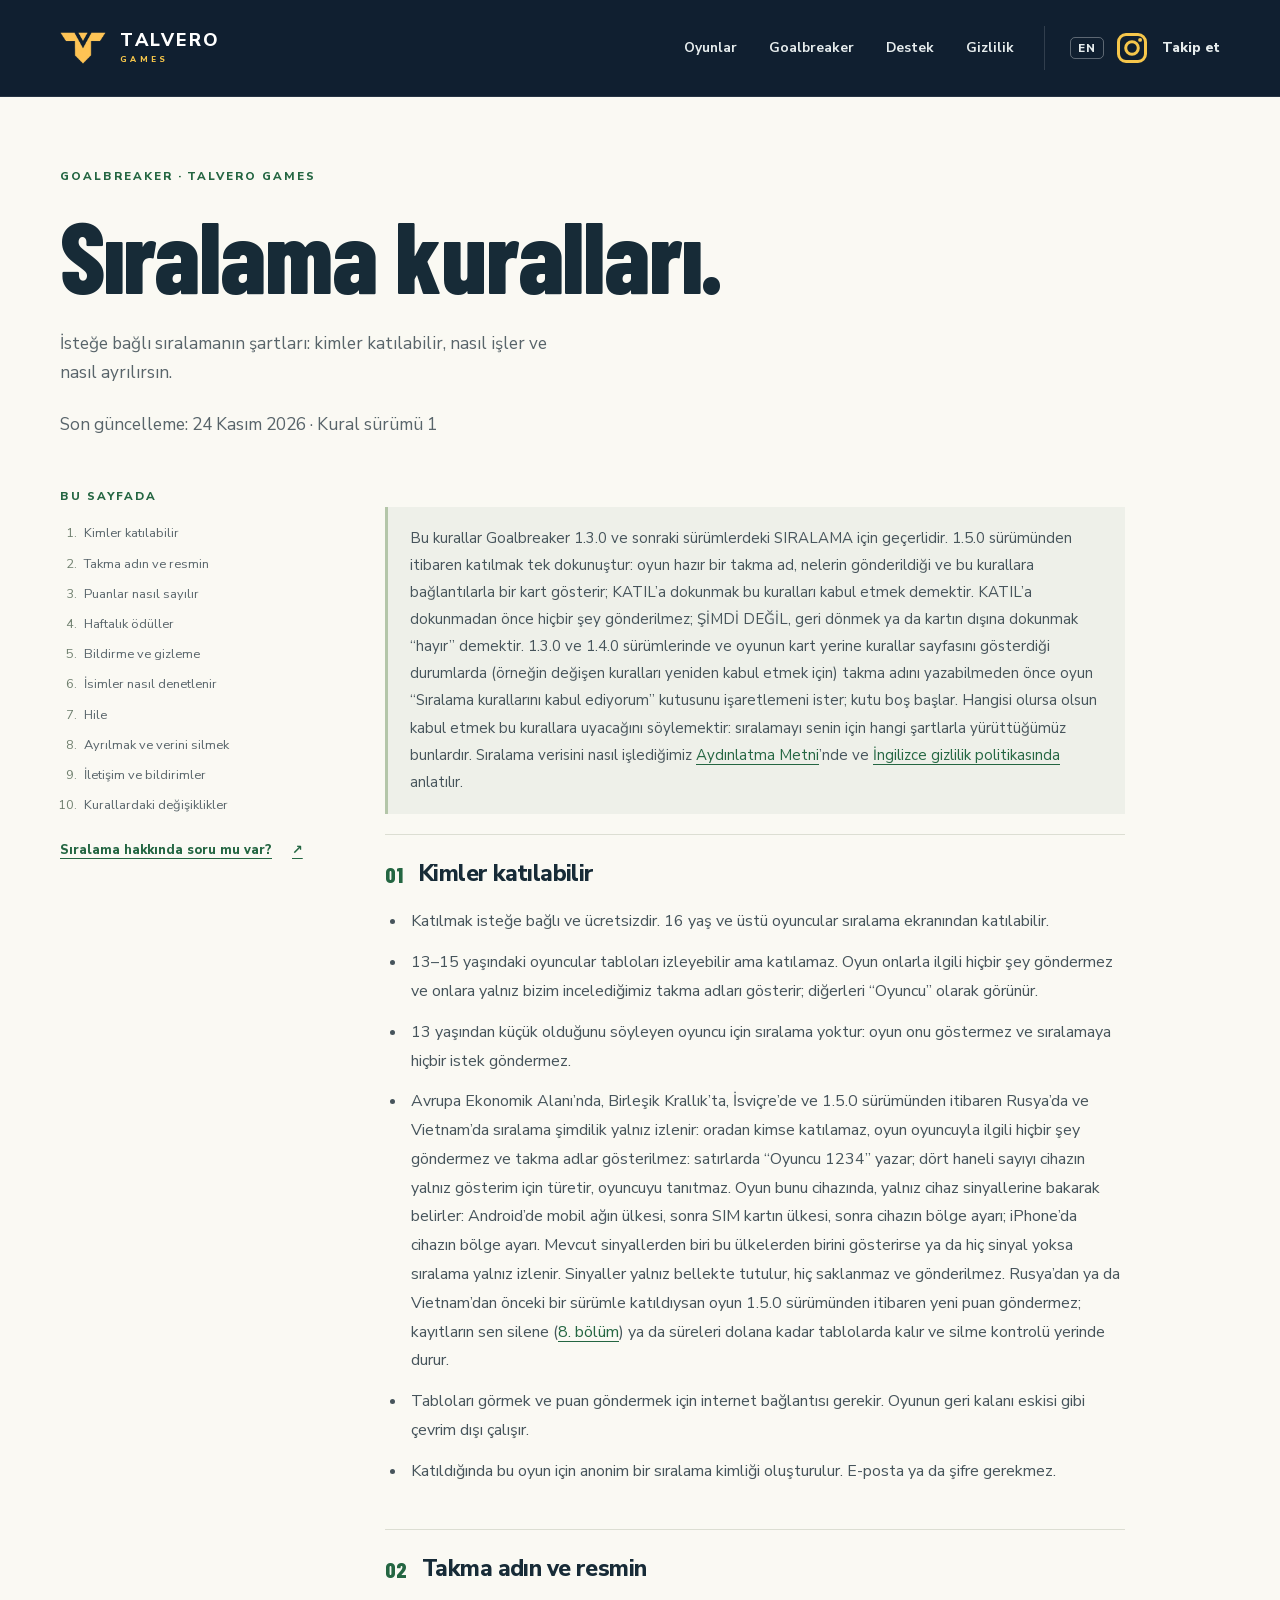
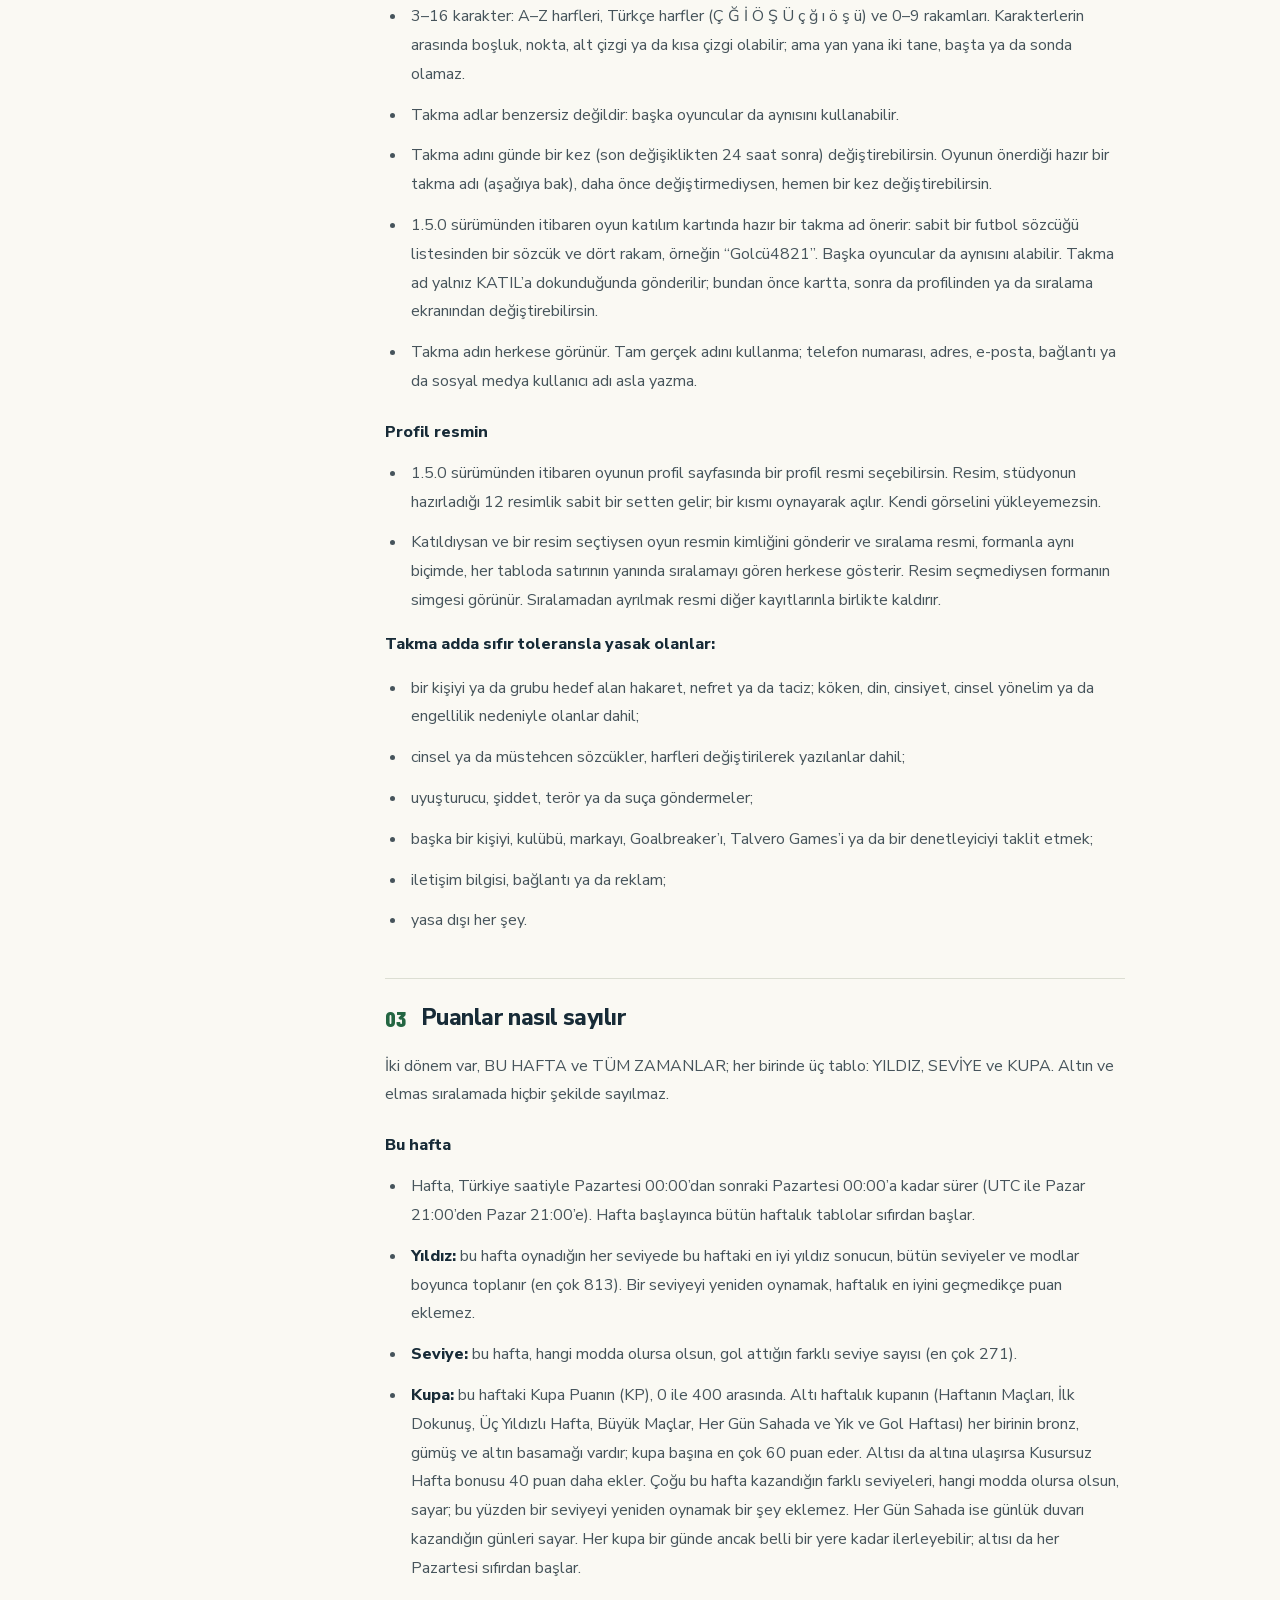
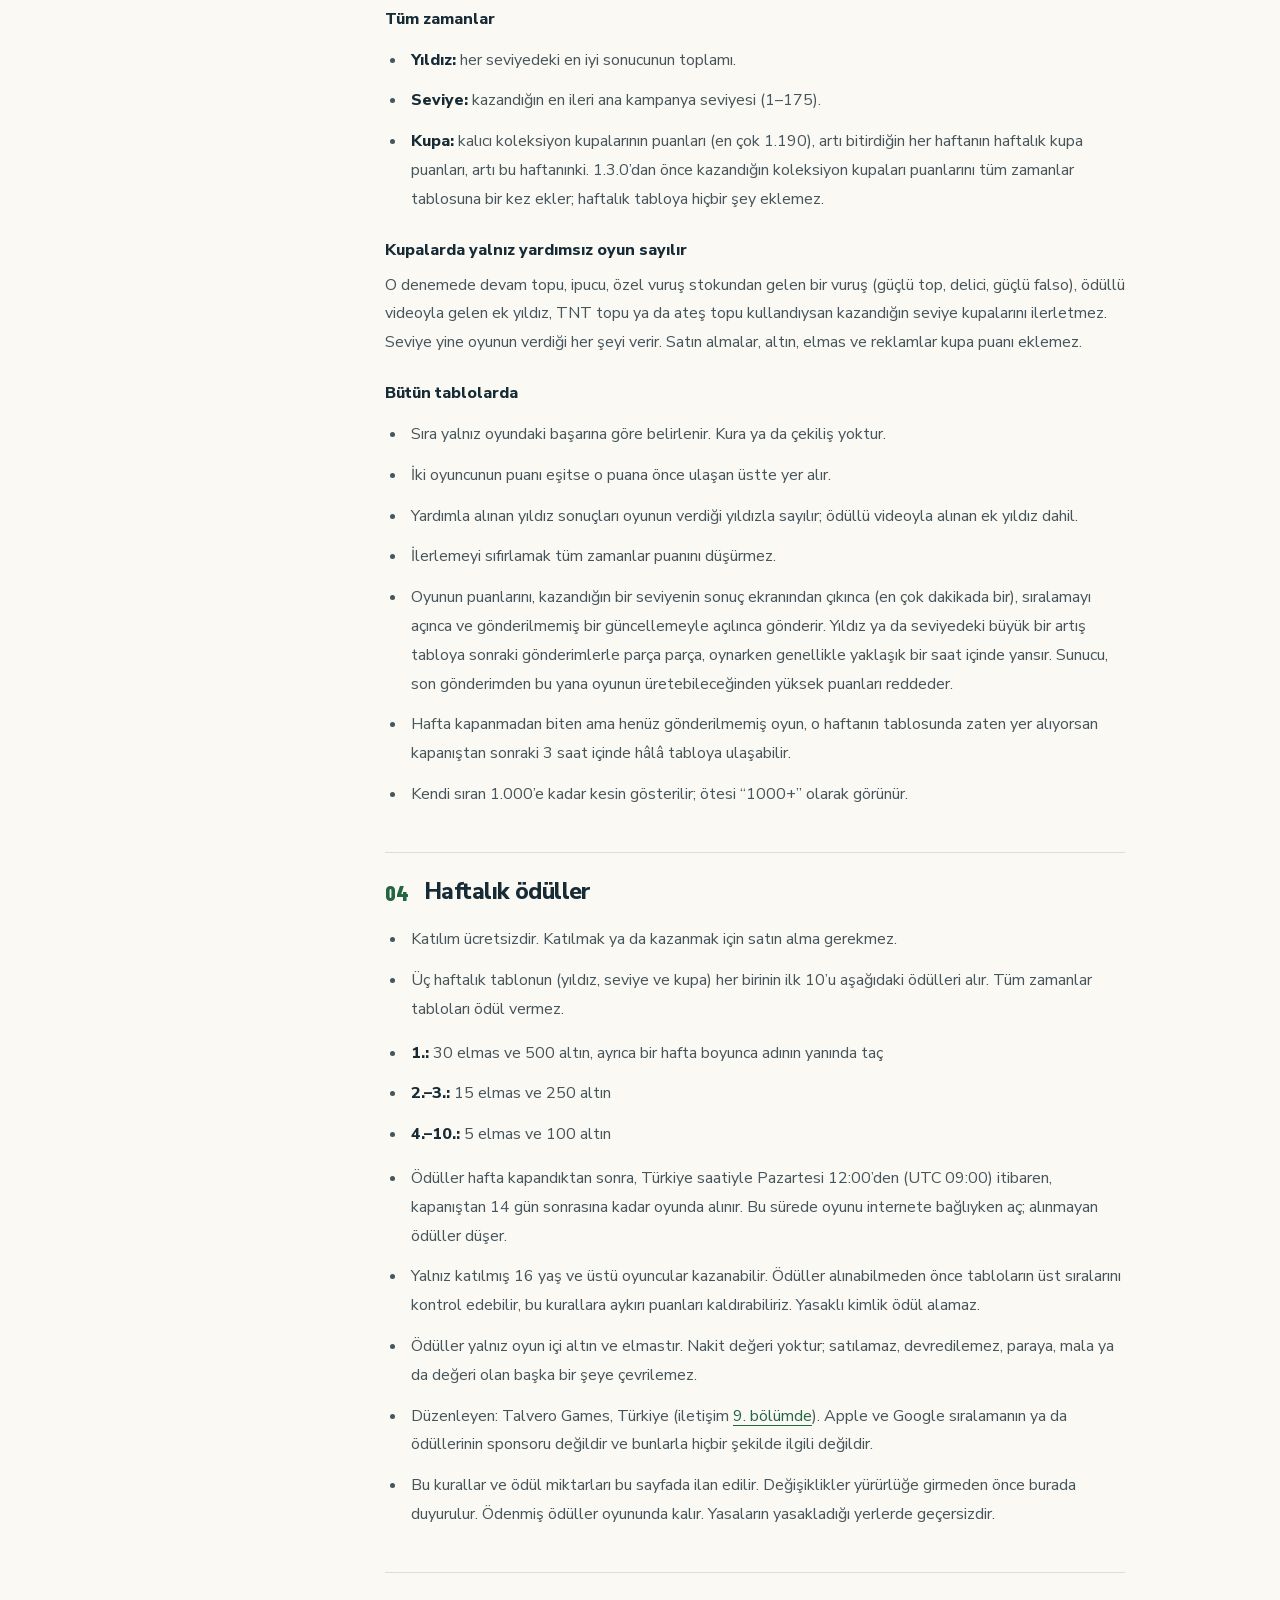
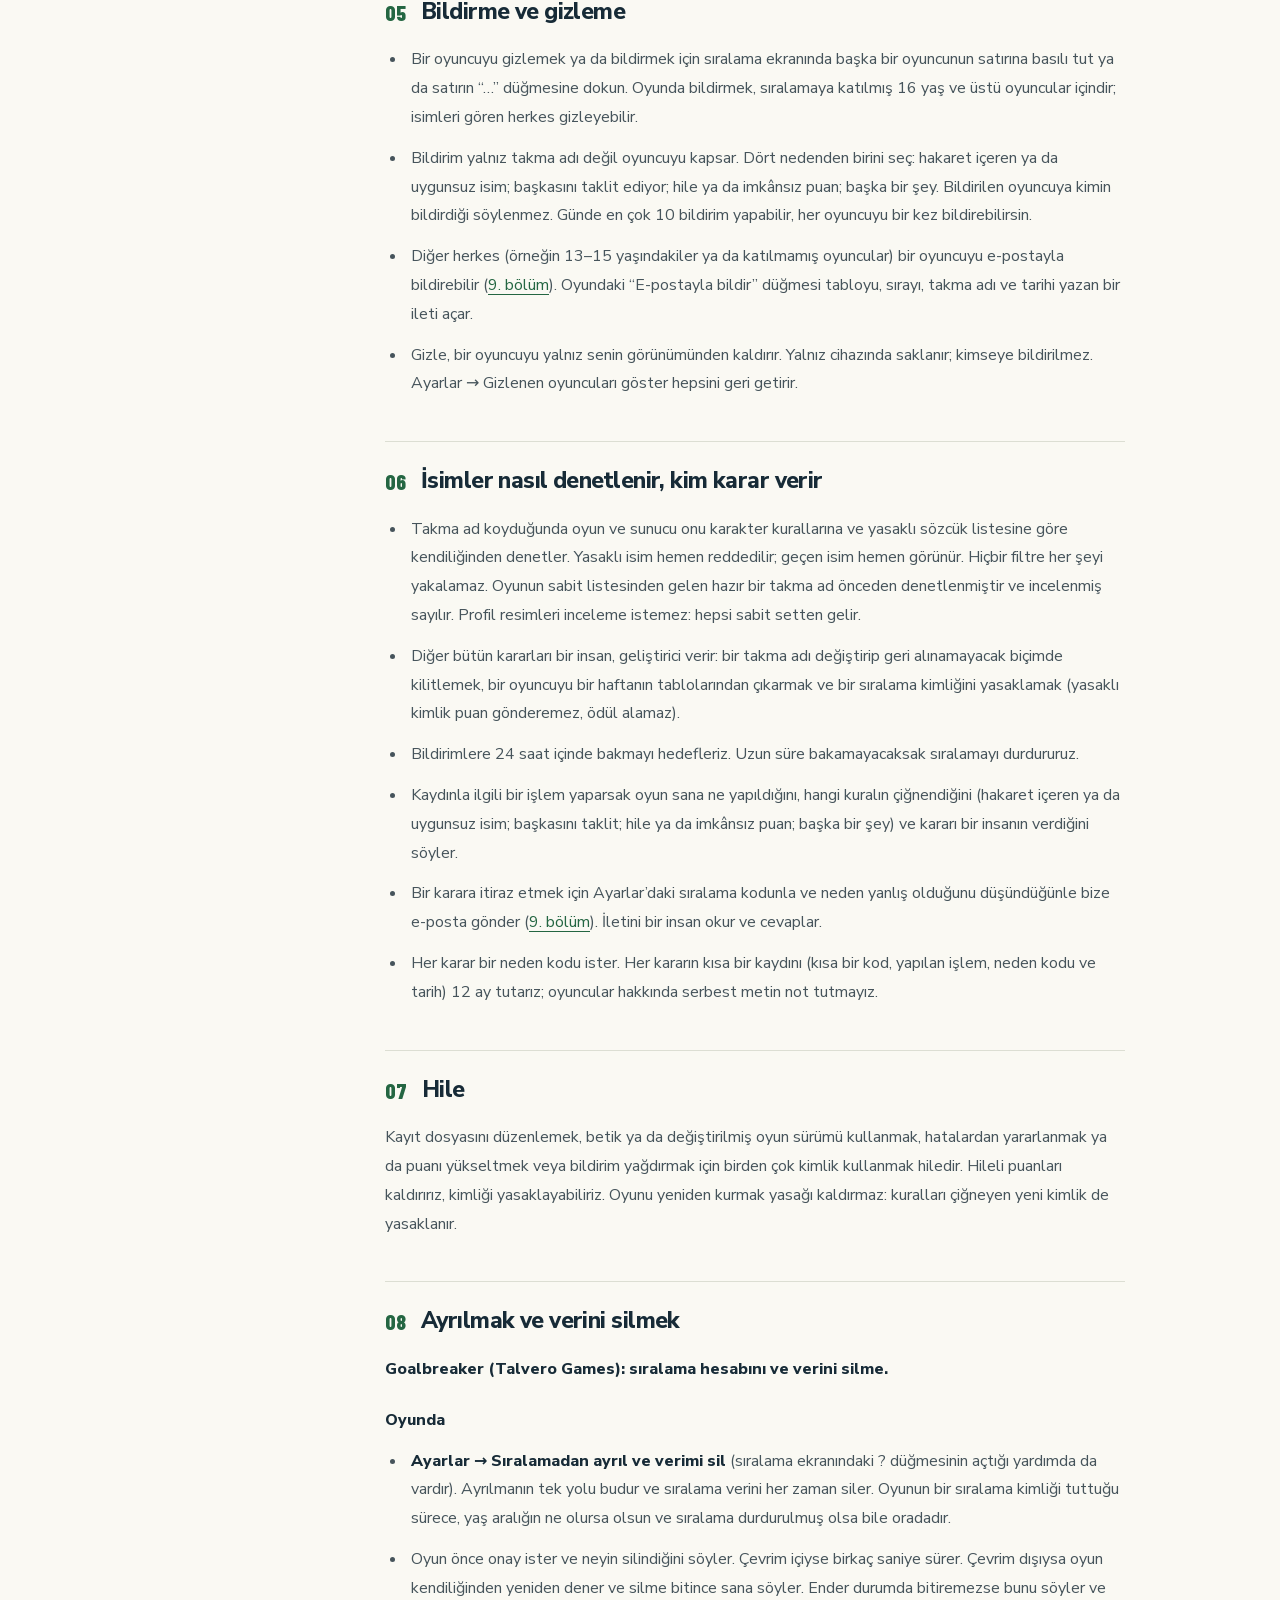
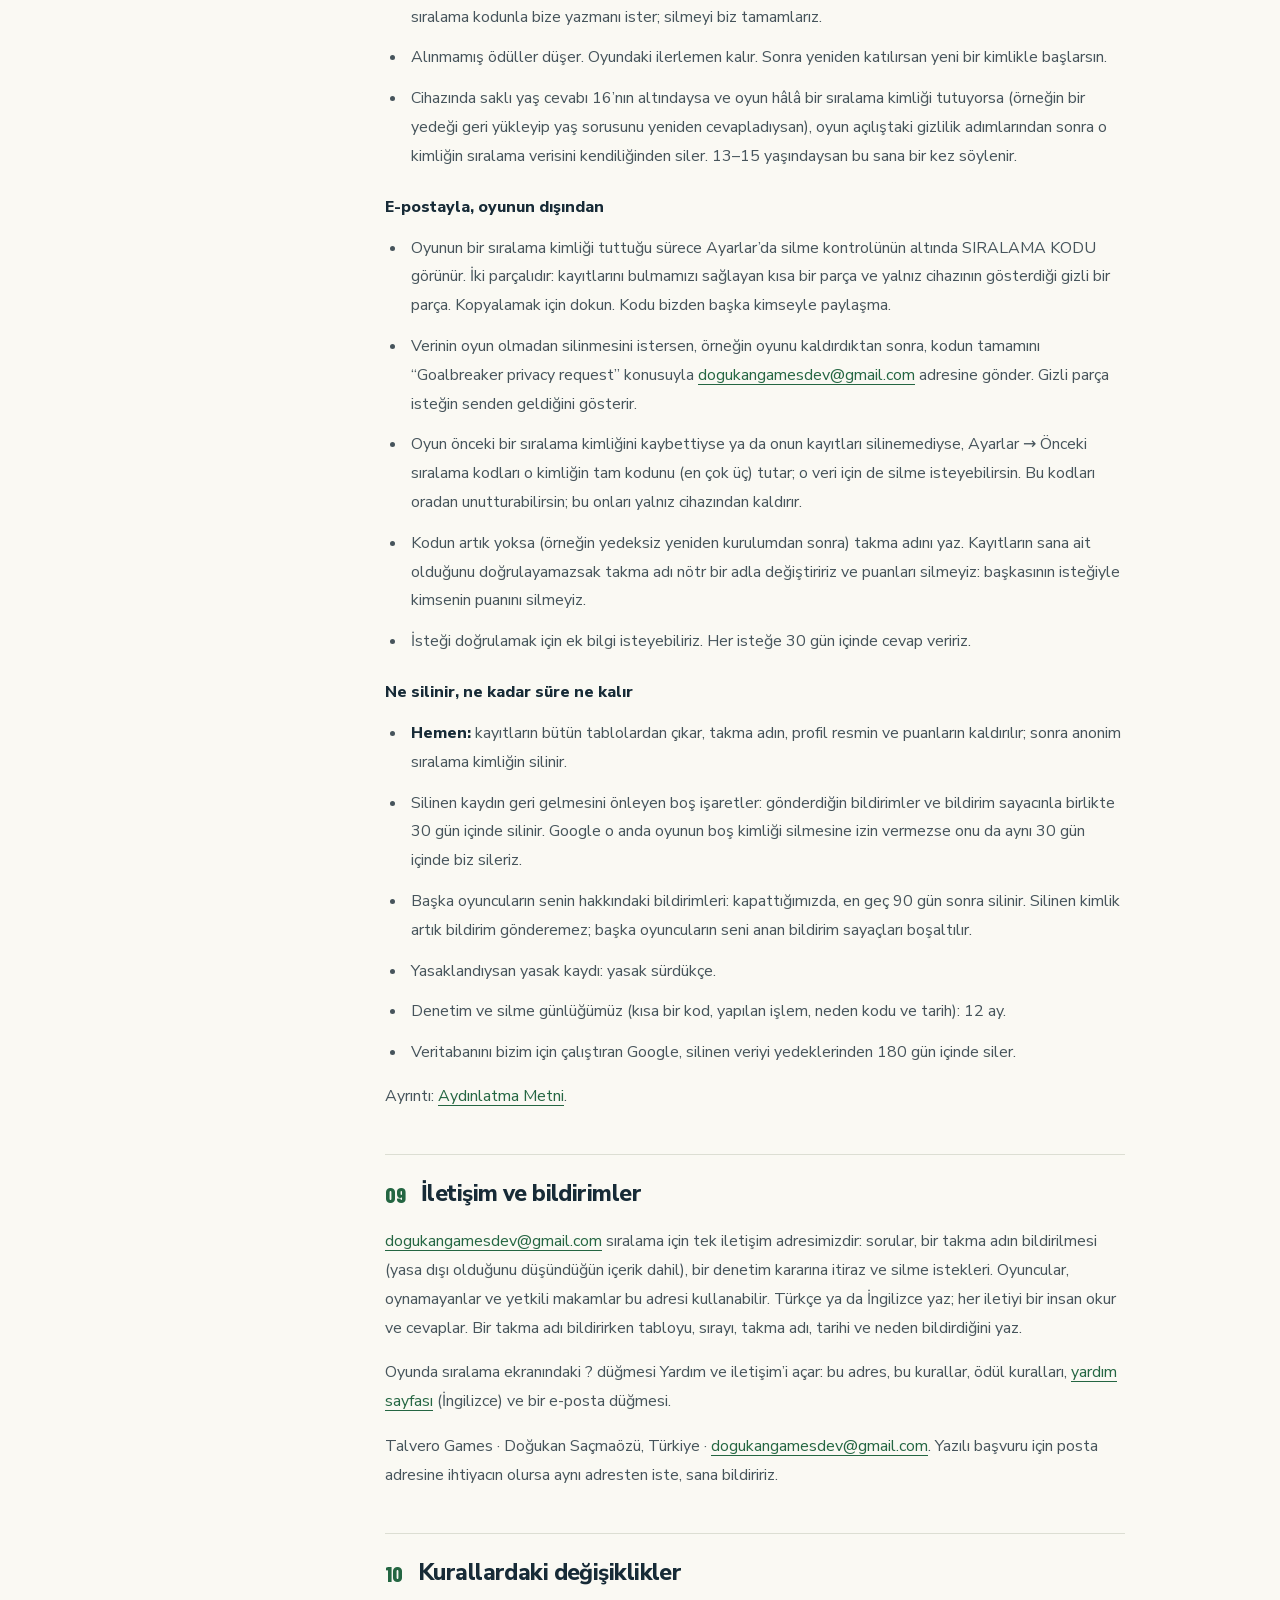
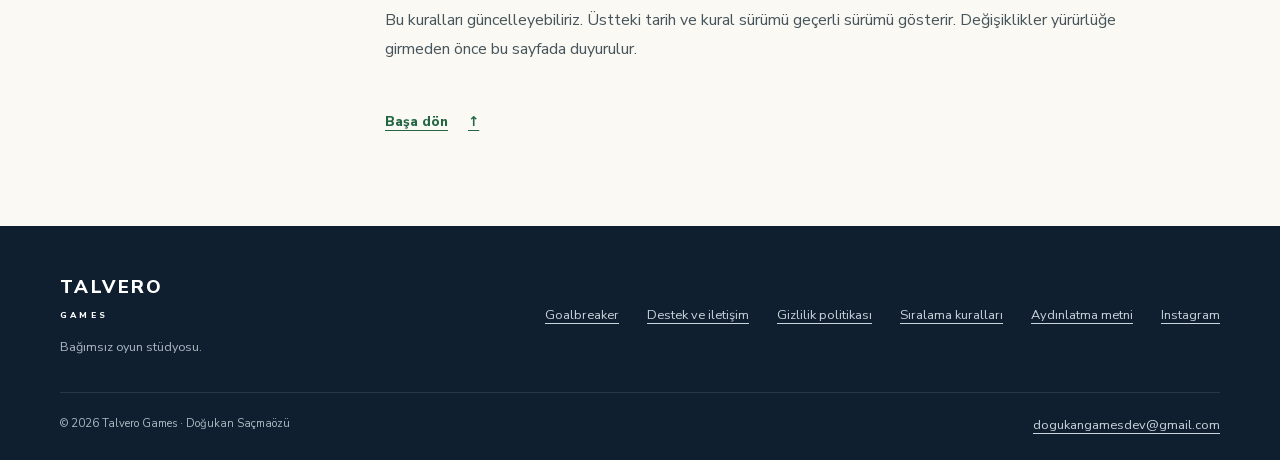
<file: tr/goalbreaker/siralama-kurallari/index.html>
<!DOCTYPE html>
<html lang="tr">
  <head>
    <meta charset="utf-8">
    <meta name="viewport" content="width=device-width, initial-scale=1">
    <meta name="theme-color" content="#101f30">
    <meta name="referrer" content="strict-origin-when-cross-origin">
    <title>Goalbreaker Sıralama Kuralları — Talvero Games</title>
    <meta
      name="description"
      content="Goalbreaker’ın isteğe bağlı sıralamasının kuralları: kimler katılabilir, takma adlar, puanlar ve haftalık ödüller nasıl işler, bildirme ve denetim, verini nasıl silersin."
   >
    <link
      rel="canonical"
      href="https://talverogames.com/tr/goalbreaker/siralama-kurallari/"
   >
    <link rel="alternate" hreflang="en" href="https://talverogames.com/goalbreaker/leaderboard-rules/">
    <link rel="alternate" hreflang="tr" href="https://talverogames.com/tr/goalbreaker/siralama-kurallari/">
    <link rel="alternate" hreflang="x-default" href="https://talverogames.com/goalbreaker/leaderboard-rules/">
    <meta property="og:type" content="website">
    <meta property="og:site_name" content="Goalbreaker · Talvero Games">
    <meta property="og:locale" content="tr_TR">
    <meta property="og:locale:alternate" content="en_GB">
    <meta
      property="og:title"
      content="Goalbreaker Sıralama Kuralları — Talvero Games"
   >
    <meta
      property="og:description"
      content="Goalbreaker’ın isteğe bağlı sıralamasının kuralları: kimler katılabilir, takma adlar, puanlar ve haftalık ödüller nasıl işler, bildirme ve denetim, verini nasıl silersin."
   >
    <meta
      property="og:url"
      content="https://talverogames.com/tr/goalbreaker/siralama-kurallari/"
   >
    <meta
      property="og:image"
      content="https://talverogames.com/assets/goalbreaker-feature-tr.jpg"
   >
    <meta property="og:image:width" content="1024">
    <meta property="og:image:height" content="500">
    <meta
      property="og:image:alt"
      content="Goalbreaker: vuruşu çiz, duvarı yık, gol at."
   >
    <meta name="twitter:card" content="summary_large_image">
    <link rel="icon" href="../../../assets/icon.png" type="image/png">
    <link
      rel="preload"
      href="../../../assets/fonts/barlow-condensed-800-latin.woff2"
      as="font"
      type="font/woff2"
      crossorigin
   >
    <link rel="stylesheet" href="../../../style.css?v=20261113">
  </head>
  <body>
    <a class="skip-link" href="#main">İçeriğe geç</a>
    <header class="site-header">
      <div class="container header-inner">
        <a class="studio-brand" href="../../" aria-label="Talvero Games ana sayfası"
          ><img src="../../../assets/talvero-emblem-144.webp" width="144" height="102" alt=""
          ><span>TALVERO <small>GAMES</small></span></a>
        <nav aria-label="Ana menü">
          <a class="nav-games" href="../../#games">Oyunlar</a>
          <a href="../">Goalbreaker</a>
          <a href="../../../goalbreaker/support/" hreflang="en">Destek</a>
          <a href="../../../goalbreaker/privacy/" hreflang="en">Gizlilik</a>
        </nav>
        <div class="header-tools">
          <a class="lang-switch" href="../../../goalbreaker/leaderboard-rules/" hreflang="en" lang="en"
            ><span class="lang-code">EN</span
            ><span class="visually-hidden"> – English</span></a
          ><a class="nav-ig" href="https://www.instagram.com/goalbreakergame/" rel="noopener"
            ><svg class="ig-glyph" viewBox="2 2 20 20" width="30" height="30" aria-hidden="true" focusable="false"><rect x="3" y="3" width="18" height="18" rx="5" fill="none" stroke="currentColor" stroke-width="2"/><circle cx="12" cy="12" r="4.2" fill="none" stroke="currentColor" stroke-width="2"/><circle cx="17.4" cy="6.6" r="1.3" fill="currentColor"/></svg><span class="nav-ig-label" aria-hidden="true">Takip et</span
            ><span class="visually-hidden">Goalbreaker’ı Instagram’da takip et</span></a
          >
        </div>
      </div>
    </header>
    <main id="main" class="container privacy-main">
      <div class="page-heading">
        <p class="eyebrow">Goalbreaker · Talvero Games</p>
        <h1>Sıralama kuralları.</h1>
        <p>
          İsteğe bağlı sıralamanın şartları: kimler katılabilir, nasıl işler ve
          nasıl ayrılırsın.
        </p>
        <p class="effective-date">
          Son güncelleme: 24 Kasım 2026 · Kural sürümü 1
        </p>
      </div>
      <div class="privacy-layout">
        <aside class="policy-nav">
          <nav aria-label="Sıralama kuralları içeriği">
            <p class="eyebrow">Bu sayfada</p>
            <ol>
              <li><a href="#kimler">Kimler katılabilir</a></li>
              <li><a href="#takma-ad">Takma adın ve resmin</a></li>
              <li><a href="#puanlar">Puanlar nasıl sayılır</a></li>
              <li><a href="#oduller">Haftalık ödüller</a></li>
              <li><a href="#bildirme">Bildirme ve gizleme</a></li>
              <li><a href="#denetim">İsimler nasıl denetlenir</a></li>
              <li><a href="#hile">Hile</a></li>
              <li><a href="#delete">Ayrılmak ve verini silmek</a></li>
              <li><a href="#iletisim">İletişim ve bildirimler</a></li>
              <li><a href="#degisiklikler">Kurallardaki değişiklikler</a></li>
            </ol>
          </nav>
          <a
            class="text-link"
            href="mailto:dogukangamesdev@gmail.com?subject=Goalbreaker%20support"
            >Sıralama hakkında soru mu var? <span aria-hidden="true">↗</span></a
          >
        </aside>
        <article class="policy-content" aria-label="Sıralama kurallarının tamamı">
          <div class="data-detail">
            <p>
              Bu kurallar Goalbreaker 1.3.0 ve sonraki sürümlerdeki SIRALAMA
              için geçerlidir. 1.5.0 sürümünden itibaren katılmak tek dokunuştur:
              oyun hazır bir takma ad, nelerin gönderildiği ve bu kurallara
              bağlantılarla bir kart gösterir; KATIL’a dokunmak bu kuralları
              kabul etmek demektir. KATIL’a dokunmadan önce hiçbir şey
              gönderilmez; ŞİMDİ DEĞİL, geri dönmek ya da kartın dışına dokunmak
              “hayır” demektir. 1.3.0 ve 1.4.0 sürümlerinde ve oyunun kart yerine
              kurallar sayfasını gösterdiği durumlarda (örneğin değişen kuralları
              yeniden kabul etmek için) takma adını yazabilmeden önce oyun
              “Sıralama kurallarını kabul ediyorum” kutusunu işaretlemeni ister;
              kutu boş başlar. Hangisi olursa olsun kabul etmek bu kurallara
              uyacağını söylemektir: sıralamayı senin için hangi şartlarla
              yürüttüğümüz bunlardır.
              Sıralama verisini nasıl işlediğimiz
              <a href="../aydinlatma-metni/">Aydınlatma Metni</a>’nde ve
              <a href="../../../goalbreaker/privacy/#leaderboard" hreflang="en"
                >İngilizce gizlilik politikasında</a
              >
              anlatılır.
            </p>
          </div>
          <section id="kimler">
            <h2><span class="section-index">01</span>Kimler katılabilir</h2>
            <ul>
              <li>
                Katılmak isteğe bağlı ve ücretsizdir. 16 yaş ve üstü oyuncular
                sıralama ekranından katılabilir.
              </li>
              <li>
                13–15 yaşındaki oyuncular tabloları izleyebilir ama katılamaz.
                Oyun onlarla ilgili hiçbir şey göndermez ve onlara yalnız bizim
                incelediğimiz takma adları gösterir; diğerleri “Oyuncu” olarak
                görünür.
              </li>
              <li>
                13 yaşından küçük olduğunu söyleyen oyuncu için sıralama yoktur:
                oyun onu göstermez ve sıralamaya hiçbir istek göndermez.
              </li>
              <li>
                Avrupa Ekonomik Alanı’nda, Birleşik Krallık’ta, İsviçre’de ve
                1.5.0 sürümünden itibaren Rusya’da ve Vietnam’da sıralama
                şimdilik yalnız izlenir: oradan kimse katılamaz, oyun
                oyuncuyla ilgili hiçbir şey göndermez ve takma adlar
                gösterilmez: satırlarda “Oyuncu 1234” yazar; dört haneli sayıyı
                cihazın yalnız gösterim için türetir, oyuncuyu tanıtmaz. Oyun
                bunu cihazında, yalnız cihaz sinyallerine bakarak belirler:
                Android’de mobil ağın ülkesi, sonra SIM kartın ülkesi, sonra
                cihazın bölge ayarı; iPhone’da cihazın bölge ayarı. Mevcut
                sinyallerden biri bu ülkelerden birini gösterirse ya da hiç
                sinyal yoksa sıralama yalnız izlenir. Sinyaller yalnız bellekte
                tutulur, hiç saklanmaz ve gönderilmez. Rusya’dan ya da
                Vietnam’dan önceki bir sürümle katıldıysan oyun 1.5.0
                sürümünden itibaren yeni puan göndermez; kayıtların sen
                silene (<a href="#delete">8. bölüm</a>) ya da süreleri dolana
                kadar tablolarda kalır ve silme kontrolü yerinde durur.
              </li>
              <li>
                Tabloları görmek ve puan göndermek için internet bağlantısı
                gerekir. Oyunun geri kalanı eskisi gibi çevrim dışı çalışır.
              </li>
              <li>
                Katıldığında bu oyun için anonim bir sıralama kimliği oluşturulur.
                E-posta ya da şifre gerekmez.
              </li>
            </ul>
          </section>
          <section id="takma-ad">
            <h2><span class="section-index">02</span>Takma adın ve resmin</h2>
            <ul>
              <li>
                3–16 karakter: A–Z harfleri, Türkçe harfler (Ç Ğ İ Ö Ş Ü ç ğ ı ö
                ş ü) ve 0–9 rakamları. Karakterlerin arasında boşluk, nokta, alt
                çizgi ya da kısa çizgi olabilir; ama yan yana iki tane, başta ya
                da sonda olamaz.
              </li>
              <li>
                Takma adlar benzersiz değildir: başka oyuncular da aynısını
                kullanabilir.
              </li>
              <li>
                Takma adını günde bir kez (son değişiklikten 24 saat sonra)
                değiştirebilirsin. Oyunun önerdiği hazır bir takma adı (aşağıya
                bak), daha önce değiştirmediysen, hemen bir kez değiştirebilirsin.
              </li>
              <li>
                1.5.0 sürümünden itibaren oyun katılım kartında hazır bir takma
                ad önerir: sabit bir futbol sözcüğü listesinden bir sözcük ve
                dört rakam, örneğin “Golcü4821”. Başka oyuncular da aynısını
                alabilir. Takma ad yalnız KATIL’a dokunduğunda gönderilir;
                bundan önce kartta, sonra da profilinden ya da sıralama
                ekranından değiştirebilirsin.
              </li>
              <li>
                Takma adın herkese görünür. Tam gerçek adını kullanma; telefon
                numarası, adres, e-posta, bağlantı ya da sosyal medya kullanıcı
                adı asla yazma.
              </li>
            </ul>
            <h3>Profil resmin</h3>
            <ul>
              <li>
                1.5.0 sürümünden itibaren oyunun profil sayfasında bir profil
                resmi seçebilirsin. Resim, stüdyonun hazırladığı 12 resimlik
                sabit bir setten gelir; bir kısmı oynayarak açılır. Kendi
                görselini yükleyemezsin.
              </li>
              <li>
                Katıldıysan ve bir resim seçtiysen oyun resmin kimliğini
                gönderir ve sıralama resmi, formanla aynı biçimde, her tabloda
                satırının yanında sıralamayı gören herkese gösterir. Resim
                seçmediysen formanın simgesi görünür. Sıralamadan ayrılmak
                resmi diğer kayıtlarınla birlikte kaldırır.
              </li>
            </ul>
            <p><strong>Takma adda sıfır toleransla yasak olanlar:</strong></p>
            <ul>
              <li>
                bir kişiyi ya da grubu hedef alan hakaret, nefret ya da taciz;
                köken, din, cinsiyet, cinsel yönelim ya da engellilik nedeniyle
                olanlar dahil;
              </li>
              <li>
                cinsel ya da müstehcen sözcükler, harfleri değiştirilerek
                yazılanlar dahil;
              </li>
              <li>uyuşturucu, şiddet, terör ya da suça göndermeler;</li>
              <li>
                başka bir kişiyi, kulübü, markayı, Goalbreaker’ı, Talvero
                Games’i ya da bir denetleyiciyi taklit etmek;
              </li>
              <li>iletişim bilgisi, bağlantı ya da reklam;</li>
              <li>yasa dışı her şey.</li>
            </ul>
          </section>
          <section id="puanlar">
            <h2><span class="section-index">03</span>Puanlar nasıl sayılır</h2>
            <p>
              İki dönem var, BU HAFTA ve TÜM ZAMANLAR; her birinde üç tablo:
              YILDIZ, SEVİYE ve KUPA. Altın ve elmas sıralamada hiçbir şekilde
              sayılmaz.
            </p>
            <h3>Bu hafta</h3>
            <ul>
              <li>
                Hafta, Türkiye saatiyle Pazartesi 00:00’dan sonraki Pazartesi
                00:00’a kadar sürer (UTC ile Pazar 21:00’den Pazar 21:00’e).
                Hafta başlayınca bütün haftalık tablolar sıfırdan başlar.
              </li>
              <li>
                <strong>Yıldız:</strong> bu hafta oynadığın her seviyede bu
                haftaki en iyi yıldız sonucun, bütün seviyeler ve modlar boyunca
                toplanır (en çok 813). Bir seviyeyi yeniden oynamak, haftalık en
                iyini geçmedikçe puan eklemez.
              </li>
              <li>
                <strong>Seviye:</strong> bu hafta, hangi modda olursa olsun, gol
                attığın farklı seviye sayısı (en çok 271).
              </li>
              <li>
                <strong>Kupa:</strong> bu haftaki Kupa Puanın (KP), 0 ile 400
                arasında. Altı haftalık kupanın (Haftanın Maçları, İlk Dokunuş,
                Üç Yıldızlı Hafta, Büyük Maçlar, Her Gün Sahada ve Yık ve Gol
                Haftası) her birinin bronz, gümüş ve altın basamağı vardır;
                kupa başına en çok 60 puan eder. Altısı da altına ulaşırsa
                Kusursuz Hafta bonusu 40 puan daha ekler. Çoğu bu hafta
                kazandığın farklı seviyeleri, hangi modda olursa olsun, sayar;
                bu yüzden bir seviyeyi yeniden oynamak bir şey eklemez. Her Gün
                Sahada ise günlük duvarı kazandığın günleri sayar. Her kupa bir
                günde ancak belli bir yere kadar ilerleyebilir; altısı da her
                Pazartesi sıfırdan başlar.
              </li>
            </ul>
            <h3>Tüm zamanlar</h3>
            <ul>
              <li>
                <strong>Yıldız:</strong> her seviyedeki en iyi sonucunun
                toplamı.
              </li>
              <li>
                <strong>Seviye:</strong> kazandığın en ileri ana kampanya
                seviyesi (1–175).
              </li>
              <li>
                <strong>Kupa:</strong> kalıcı koleksiyon kupalarının puanları
                (en çok 1.190), artı bitirdiğin her haftanın haftalık kupa
                puanları, artı bu haftanınki. 1.3.0’dan önce kazandığın
                koleksiyon kupaları puanlarını tüm zamanlar tablosuna bir kez
                ekler; haftalık tabloya hiçbir şey eklemez.
              </li>
            </ul>
            <h3>Kupalarda yalnız yardımsız oyun sayılır</h3>
            <p>
              O denemede devam topu, ipucu, özel vuruş stokundan gelen bir vuruş
              (güçlü top, delici, güçlü falso), ödüllü videoyla gelen ek yıldız,
              TNT topu ya da ateş topu kullandıysan kazandığın seviye
              kupalarını ilerletmez. Seviye yine oyunun verdiği her şeyi verir.
              Satın almalar, altın, elmas ve reklamlar kupa puanı eklemez.
            </p>
            <h3>Bütün tablolarda</h3>
            <ul>
              <li>
                Sıra yalnız oyundaki başarına göre belirlenir. Kura ya da
                çekiliş yoktur.
              </li>
              <li>
                İki oyuncunun puanı eşitse o puana önce ulaşan üstte yer alır.
              </li>
              <li>
                Yardımla alınan yıldız sonuçları oyunun verdiği yıldızla
                sayılır; ödüllü videoyla alınan ek yıldız dahil.
              </li>
              <li>İlerlemeyi sıfırlamak tüm zamanlar puanını düşürmez.</li>
              <li>
                Oyunun puanlarını, kazandığın bir seviyenin sonuç ekranından
                çıkınca (en çok dakikada bir), sıralamayı açınca ve
                gönderilmemiş bir güncellemeyle açılınca gönderir. Yıldız ya da
                seviyedeki büyük bir artış tabloya sonraki gönderimlerle parça
                parça, oynarken genellikle yaklaşık bir saat içinde yansır.
                Sunucu, son gönderimden bu yana oyunun üretebileceğinden yüksek
                puanları reddeder.
              </li>
              <li>
                Hafta kapanmadan biten ama henüz gönderilmemiş oyun, o haftanın
                tablosunda zaten yer alıyorsan kapanıştan sonraki 3 saat içinde
                hâlâ tabloya ulaşabilir.
              </li>
              <li>
                Kendi sıran 1.000’e kadar kesin gösterilir; ötesi “1000+”
                olarak görünür.
              </li>
            </ul>
          </section>
          <section id="oduller">
            <h2><span class="section-index">04</span>Haftalık ödüller</h2>
            <ul>
              <li>
                Katılım ücretsizdir. Katılmak ya da kazanmak için satın alma
                gerekmez.
              </li>
              <li>
                Üç haftalık tablonun (yıldız, seviye ve kupa) her birinin ilk
                10’u aşağıdaki ödülleri alır. Tüm zamanlar tabloları ödül
                vermez.
              </li>
            </ul>
            <ul>
              <li>
                <strong>1.:</strong> 30 elmas ve 500 altın, ayrıca bir hafta
                boyunca adının yanında taç
              </li>
              <li><strong>2.–3.:</strong> 15 elmas ve 250 altın</li>
              <li><strong>4.–10.:</strong> 5 elmas ve 100 altın</li>
            </ul>
            <ul>
              <li>
                Ödüller hafta kapandıktan sonra, Türkiye saatiyle Pazartesi
                12:00’den (UTC 09:00) itibaren, kapanıştan 14 gün sonrasına
                kadar oyunda alınır. Bu sürede oyunu internete bağlıyken aç;
                alınmayan ödüller düşer.
              </li>
              <li>
                Yalnız katılmış 16 yaş ve üstü oyuncular kazanabilir. Ödüller
                alınabilmeden önce tabloların üst sıralarını kontrol edebilir, bu
                kurallara aykırı puanları kaldırabiliriz. Yasaklı kimlik ödül
                alamaz.
              </li>
              <li>
                Ödüller yalnız oyun içi altın ve elmastır. Nakit değeri yoktur;
                satılamaz, devredilemez, paraya, mala ya da değeri olan başka
                bir şeye çevrilemez.
              </li>
              <li>
                Düzenleyen: Talvero Games, Türkiye (iletişim
                <a href="#iletisim">9. bölümde</a>). Apple ve Google
                sıralamanın ya da ödüllerinin sponsoru değildir ve bunlarla
                hiçbir şekilde ilgili değildir.
              </li>
              <li>
                Bu kurallar ve ödül miktarları bu sayfada ilan edilir.
                Değişiklikler yürürlüğe girmeden önce burada duyurulur. Ödenmiş
                ödüller oyununda kalır. Yasaların yasakladığı yerlerde
                geçersizdir.
              </li>
            </ul>
          </section>
          <section id="bildirme">
            <h2><span class="section-index">05</span>Bildirme ve gizleme</h2>
            <ul>
              <li>
                Bir oyuncuyu gizlemek ya da bildirmek için sıralama ekranında
                başka bir oyuncunun satırına basılı tut ya da satırın “…”
                düğmesine dokun. Oyunda bildirmek, sıralamaya katılmış 16 yaş ve
                üstü oyuncular içindir; isimleri gören herkes gizleyebilir.
              </li>
              <li>
                Bildirim yalnız takma adı değil oyuncuyu kapsar. Dört nedenden
                birini seç: hakaret içeren ya da uygunsuz isim; başkasını taklit
                ediyor; hile ya da imkânsız puan; başka bir şey. Bildirilen
                oyuncuya kimin bildirdiği söylenmez. Günde en çok 10 bildirim
                yapabilir, her oyuncuyu bir kez bildirebilirsin.
              </li>
              <li>
                Diğer herkes (örneğin 13–15 yaşındakiler ya da katılmamış
                oyuncular) bir oyuncuyu e-postayla bildirebilir
                (<a href="#iletisim">9. bölüm</a>). Oyundaki “E-postayla bildir”
                düğmesi tabloyu, sırayı, takma adı ve tarihi yazan bir ileti
                açar.
              </li>
              <li>
                Gizle, bir oyuncuyu yalnız senin görünümünden kaldırır. Yalnız
                cihazında saklanır; kimseye bildirilmez. Ayarlar → Gizlenen
                oyuncuları göster hepsini geri getirir.
              </li>
            </ul>
          </section>
          <section id="denetim">
            <h2>
              <span class="section-index">06</span>İsimler nasıl denetlenir, kim
              karar verir
            </h2>
            <ul>
              <li>
                Takma ad koyduğunda oyun ve sunucu onu karakter kurallarına ve
                yasaklı sözcük listesine göre kendiliğinden denetler. Yasaklı
                isim hemen reddedilir; geçen isim hemen görünür. Hiçbir filtre
                her şeyi yakalamaz. Oyunun sabit listesinden gelen hazır bir
                takma ad önceden denetlenmiştir ve incelenmiş sayılır. Profil
                resimleri inceleme istemez: hepsi sabit setten gelir.
              </li>
              <li>
                Diğer bütün kararları bir insan, geliştirici verir: bir takma adı
                değiştirip geri alınamayacak biçimde kilitlemek, bir oyuncuyu bir
                haftanın tablolarından çıkarmak ve bir sıralama kimliğini
                yasaklamak (yasaklı kimlik puan gönderemez, ödül alamaz).
              </li>
              <li>
                Bildirimlere 24 saat içinde bakmayı hedefleriz. Uzun süre
                bakamayacaksak sıralamayı durdururuz.
              </li>
              <li>
                Kaydınla ilgili bir işlem yaparsak oyun sana ne yapıldığını,
                hangi kuralın çiğnendiğini (hakaret içeren ya da uygunsuz isim;
                başkasını taklit; hile ya da imkânsız puan; başka bir şey) ve
                kararı bir insanın verdiğini söyler.
              </li>
              <li>
                Bir karara itiraz etmek için Ayarlar’daki sıralama kodunla ve
                neden yanlış olduğunu düşündüğünle bize e-posta gönder
                (<a href="#iletisim">9. bölüm</a>). İletini bir insan okur ve
                cevaplar.
              </li>
              <li>
                Her karar bir neden kodu ister. Her kararın kısa bir kaydını
                (kısa bir kod, yapılan işlem, neden kodu ve tarih) 12 ay
                tutarız; oyuncular hakkında serbest metin not tutmayız.
              </li>
            </ul>
          </section>
          <section id="hile">
            <h2><span class="section-index">07</span>Hile</h2>
            <p>
              Kayıt dosyasını düzenlemek, betik ya da değiştirilmiş oyun sürümü
              kullanmak, hatalardan yararlanmak ya da puanı yükseltmek veya
              bildirim yağdırmak için birden çok kimlik kullanmak hiledir. Hileli
              puanları kaldırırız, kimliği yasaklayabiliriz. Oyunu yeniden
              kurmak yasağı kaldırmaz: kuralları çiğneyen yeni kimlik de
              yasaklanır.
            </p>
          </section>
          <section id="delete">
            <h2>
              <span class="section-index">08</span>Ayrılmak ve verini silmek
            </h2>
            <p>
              <strong
                >Goalbreaker (Talvero Games): sıralama hesabını ve verini
                silme.</strong
              >
            </p>
            <h3>Oyunda</h3>
            <ul>
              <li>
                <strong>Ayarlar → Sıralamadan ayrıl ve verimi sil</strong>
                (sıralama ekranındaki ? düğmesinin açtığı yardımda da vardır).
                Ayrılmanın tek yolu budur ve sıralama verini her zaman siler.
                Oyunun bir sıralama kimliği tuttuğu sürece, yaş aralığın ne
                olursa olsun ve sıralama durdurulmuş olsa bile oradadır.
              </li>
              <li>
                Oyun önce onay ister ve neyin silindiğini söyler. Çevrim
                içiyse birkaç saniye sürer. Çevrim dışıysa oyun kendiliğinden
                yeniden dener ve silme bitince sana söyler. Ender durumda
                bitiremezse bunu söyler ve sıralama kodunla bize yazmanı ister;
                silmeyi biz tamamlarız.
              </li>
              <li>
                Alınmamış ödüller düşer. Oyundaki ilerlemen kalır. Sonra yeniden
                katılırsan yeni bir kimlikle başlarsın.
              </li>
              <li>
                Cihazında saklı yaş cevabı 16’nın altındaysa ve oyun hâlâ bir
                sıralama kimliği tutuyorsa (örneğin bir yedeği geri yükleyip yaş
                sorusunu yeniden cevapladıysan), oyun açılıştaki gizlilik
                adımlarından sonra o kimliğin sıralama verisini kendiliğinden
                siler. 13–15 yaşındaysan bu sana bir kez söylenir.
              </li>
            </ul>
            <h3>E-postayla, oyunun dışından</h3>
            <ul>
              <li>
                Oyunun bir sıralama kimliği tuttuğu sürece Ayarlar’da silme
                kontrolünün altında SIRALAMA KODU görünür. İki parçalıdır:
                kayıtlarını bulmamızı sağlayan kısa bir parça ve yalnız
                cihazının gösterdiği gizli bir parça. Kopyalamak için dokun. Kodu
                bizden başka kimseyle paylaşma.
              </li>
              <li>
                Verinin oyun olmadan silinmesini istersen, örneğin oyunu
                kaldırdıktan sonra, kodun tamamını “Goalbreaker privacy request”
                konusuyla
                <a
                  href="mailto:dogukangamesdev@gmail.com?subject=Goalbreaker%20privacy%20request"
                  >dogukangamesdev@gmail.com</a
                >
                adresine gönder. Gizli parça isteğin senden geldiğini gösterir.
              </li>
              <li>
                Oyun önceki bir sıralama kimliğini kaybettiyse ya da onun
                kayıtları silinemediyse, Ayarlar → Önceki sıralama kodları o
                kimliğin tam kodunu (en çok üç) tutar; o veri için de silme
                isteyebilirsin. Bu kodları oradan unutturabilirsin; bu onları
                yalnız cihazından kaldırır.
              </li>
              <li>
                Kodun artık yoksa (örneğin yedeksiz yeniden kurulumdan sonra)
                takma adını yaz. Kayıtların sana ait olduğunu doğrulayamazsak
                takma adı nötr bir adla değiştiririz ve puanları silmeyiz:
                başkasının isteğiyle kimsenin puanını silmeyiz.
              </li>
              <li>
                İsteği doğrulamak için ek bilgi isteyebiliriz. Her isteğe 30 gün
                içinde cevap veririz.
              </li>
            </ul>
            <h3>Ne silinir, ne kadar süre ne kalır</h3>
            <ul>
              <li>
                <strong>Hemen:</strong> kayıtların bütün tablolardan çıkar,
                takma adın, profil resmin ve puanların kaldırılır; sonra anonim sıralama
                kimliğin silinir.
              </li>
              <li>
                Silinen kaydın geri gelmesini önleyen boş işaretler: gönderdiğin
                bildirimler ve bildirim sayacınla birlikte 30 gün içinde
                silinir. Google o anda oyunun boş kimliği silmesine izin vermezse
                onu da aynı 30 gün içinde biz sileriz.
              </li>
              <li>
                Başka oyuncuların senin hakkındaki bildirimleri: kapattığımızda,
                en geç 90 gün sonra silinir. Silinen kimlik artık bildirim
                gönderemez; başka oyuncuların seni anan bildirim sayaçları
                boşaltılır.
              </li>
              <li>Yasaklandıysan yasak kaydı: yasak sürdükçe.</li>
              <li>
                Denetim ve silme günlüğümüz (kısa bir kod, yapılan işlem, neden
                kodu ve tarih): 12 ay.
              </li>
              <li>
                Veritabanını bizim için çalıştıran Google, silinen veriyi
                yedeklerinden 180 gün içinde siler.
              </li>
            </ul>
            <p>
              Ayrıntı: <a href="../aydinlatma-metni/">Aydınlatma Metni</a>.
            </p>
          </section>
          <section id="iletisim">
            <h2><span class="section-index">09</span>İletişim ve bildirimler</h2>
            <p>
              <a
                href="mailto:dogukangamesdev@gmail.com?subject=Goalbreaker%20support"
                >dogukangamesdev@gmail.com</a
              >
              sıralama için tek iletişim adresimizdir: sorular, bir takma adın
              bildirilmesi (yasa dışı olduğunu düşündüğün içerik dahil), bir
              denetim kararına itiraz ve silme istekleri. Oyuncular, oynamayanlar
              ve yetkili makamlar bu adresi kullanabilir. Türkçe ya da İngilizce
              yaz; her iletiyi bir insan okur ve cevaplar. Bir takma adı
              bildirirken tabloyu, sırayı, takma adı, tarihi ve neden
              bildirdiğini yaz.
            </p>
            <p>
              Oyunda sıralama ekranındaki ? düğmesi Yardım ve iletişim’i açar:
              bu adres, bu kurallar, ödül kuralları,
              <a href="../../../goalbreaker/support/" hreflang="en"
                >yardım sayfası</a
              >
              (İngilizce) ve bir e-posta düğmesi.
            </p>
            <p>
              Talvero Games · Doğukan Saçmaözü, Türkiye ·
              <a href="mailto:dogukangamesdev@gmail.com"
                >dogukangamesdev@gmail.com</a
              >. Yazılı başvuru için posta adresine ihtiyacın olursa aynı
              adresten iste, sana bildiririz.
            </p>
          </section>
          <section id="degisiklikler">
            <h2>
              <span class="section-index">10</span>Kurallardaki değişiklikler
            </h2>
            <p>
              Bu kuralları güncelleyebiliriz. Üstteki tarih ve kural sürümü
              geçerli sürümü gösterir. Değişiklikler yürürlüğe girmeden önce bu
              sayfada duyurulur.
            </p>
          </section>
          <a class="text-link back-top" href="#main"
            >Başa dön <span aria-hidden="true">↑</span></a
          >
        </article>
      </div>
    </main>
    <footer class="site-footer">
      <div class="container footer-top">
        <div>
          <a class="studio" href="../../">TALVERO<span>GAMES</span></a>
          <p>Bağımsız oyun stüdyosu.</p>
        </div>
        <nav aria-label="Alt menü">
          <a href="../">Goalbreaker</a
          ><a href="../../../goalbreaker/support/" hreflang="en">Destek ve iletişim</a
          ><a href="../../../goalbreaker/privacy/" hreflang="en">Gizlilik politikası</a
          ><a href="./" aria-current="page">Sıralama kuralları</a
          ><a href="../aydinlatma-metni/">Aydınlatma metni</a
          ><a href="https://www.instagram.com/talverogames/" rel="noopener">Instagram</a>
        </nav>
      </div>
      <div class="container footer-bottom">
        <p>© 2026 Talvero Games · Doğukan Saçmaözü</p>
        <a href="mailto:dogukangamesdev@gmail.com">dogukangamesdev@gmail.com</a>
      </div>
    </footer>
  </body>
</html>
</file>
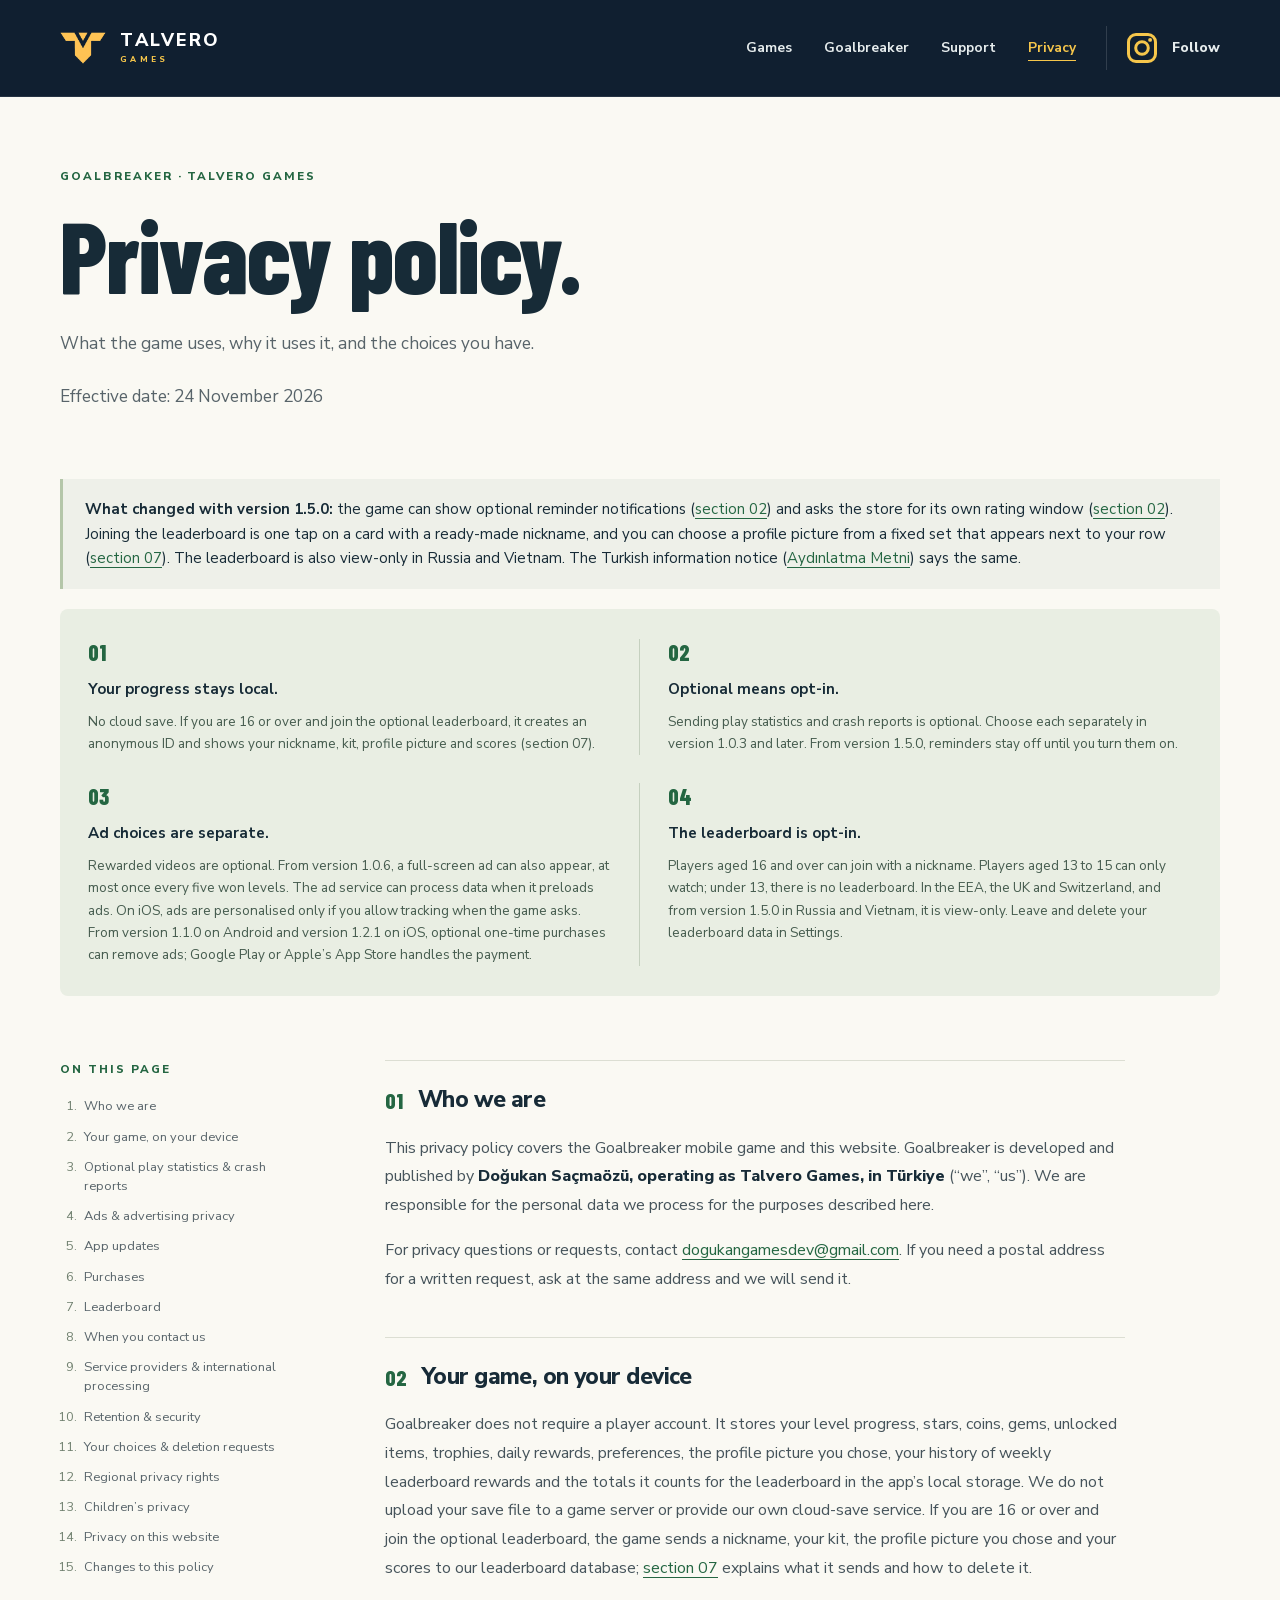
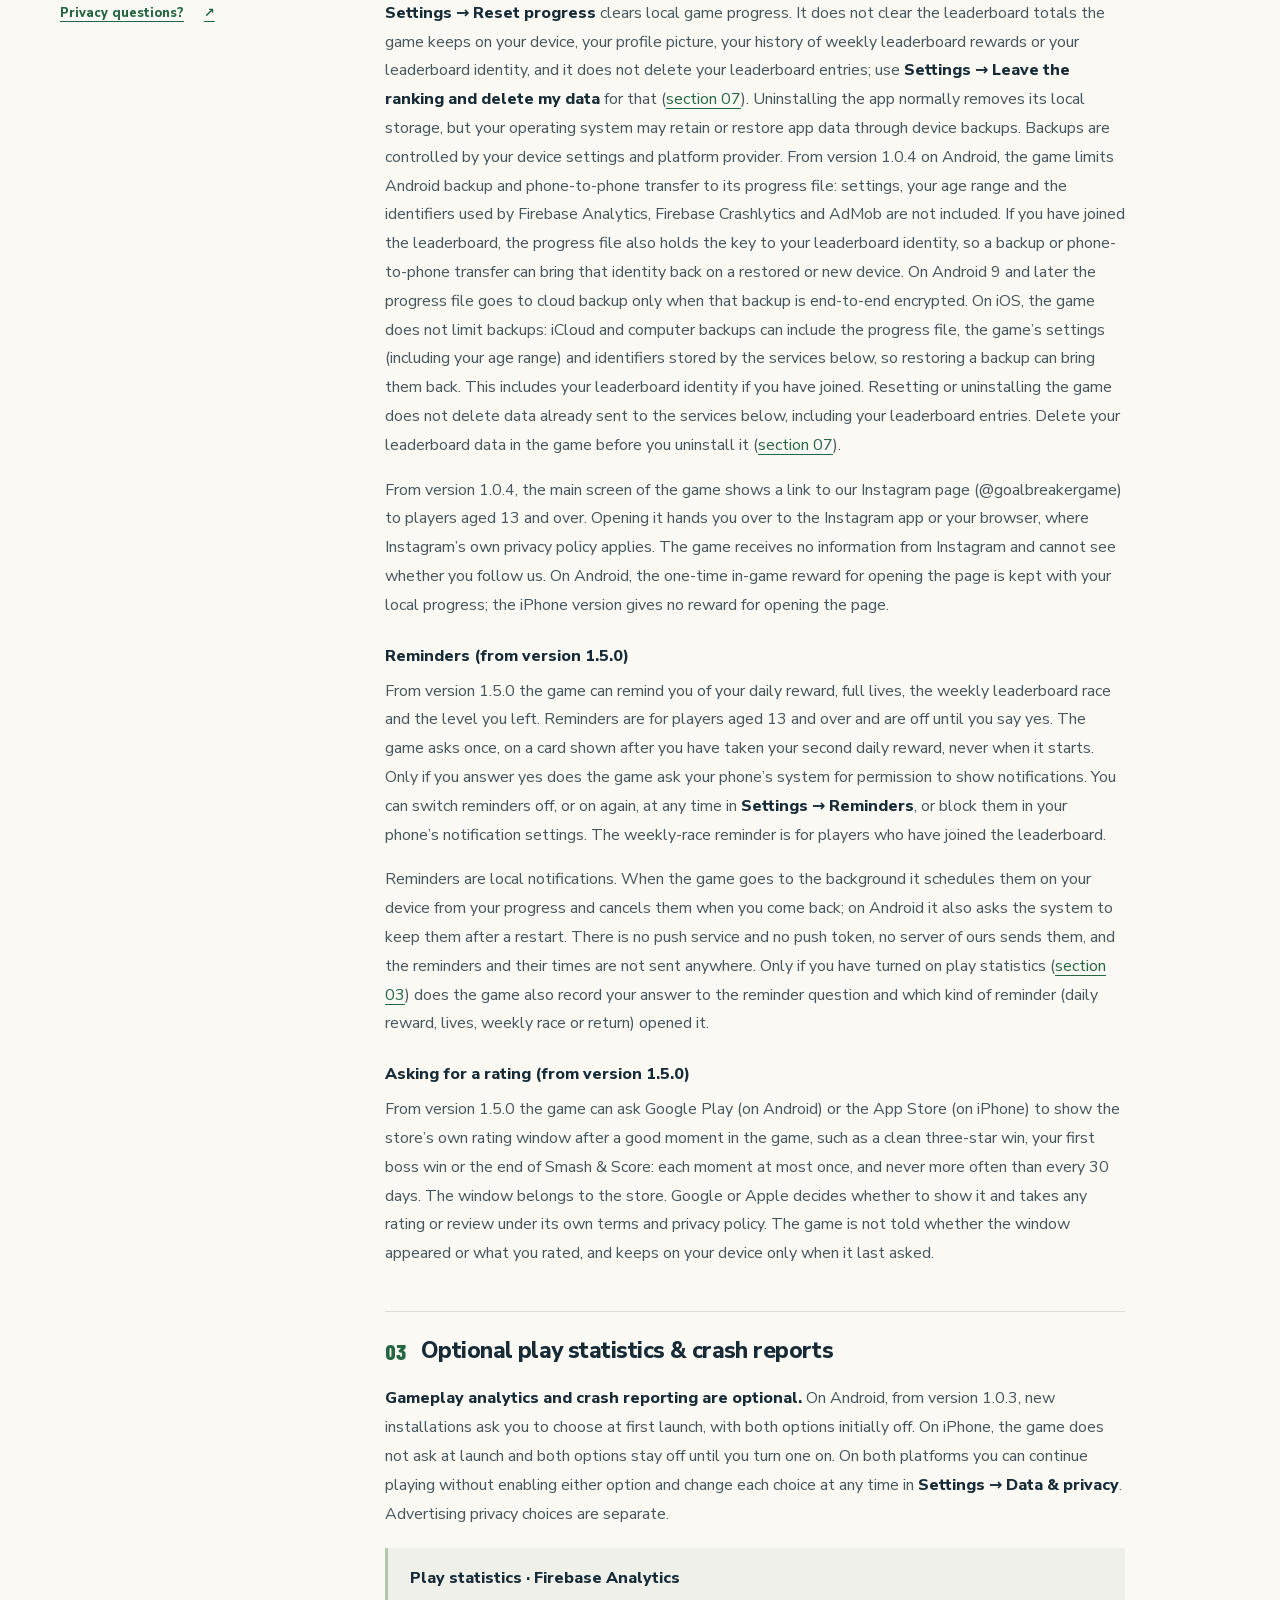
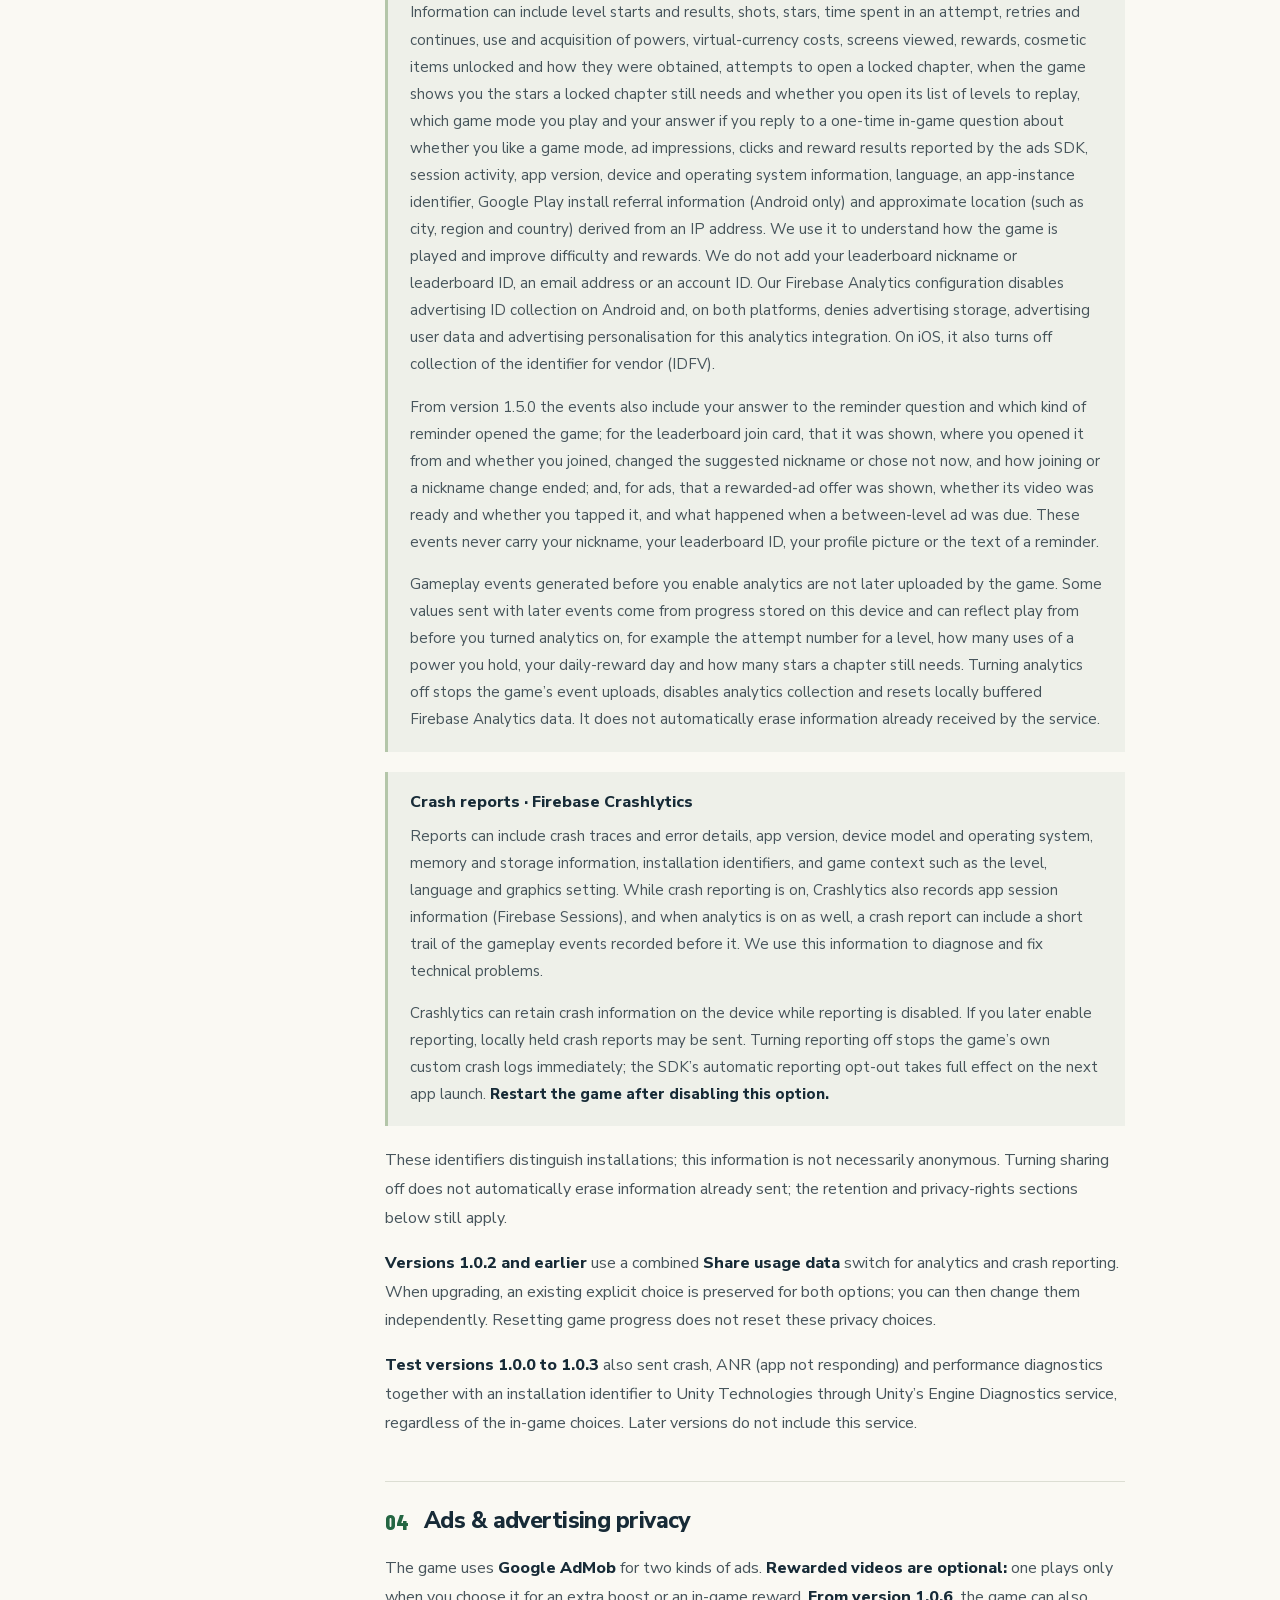
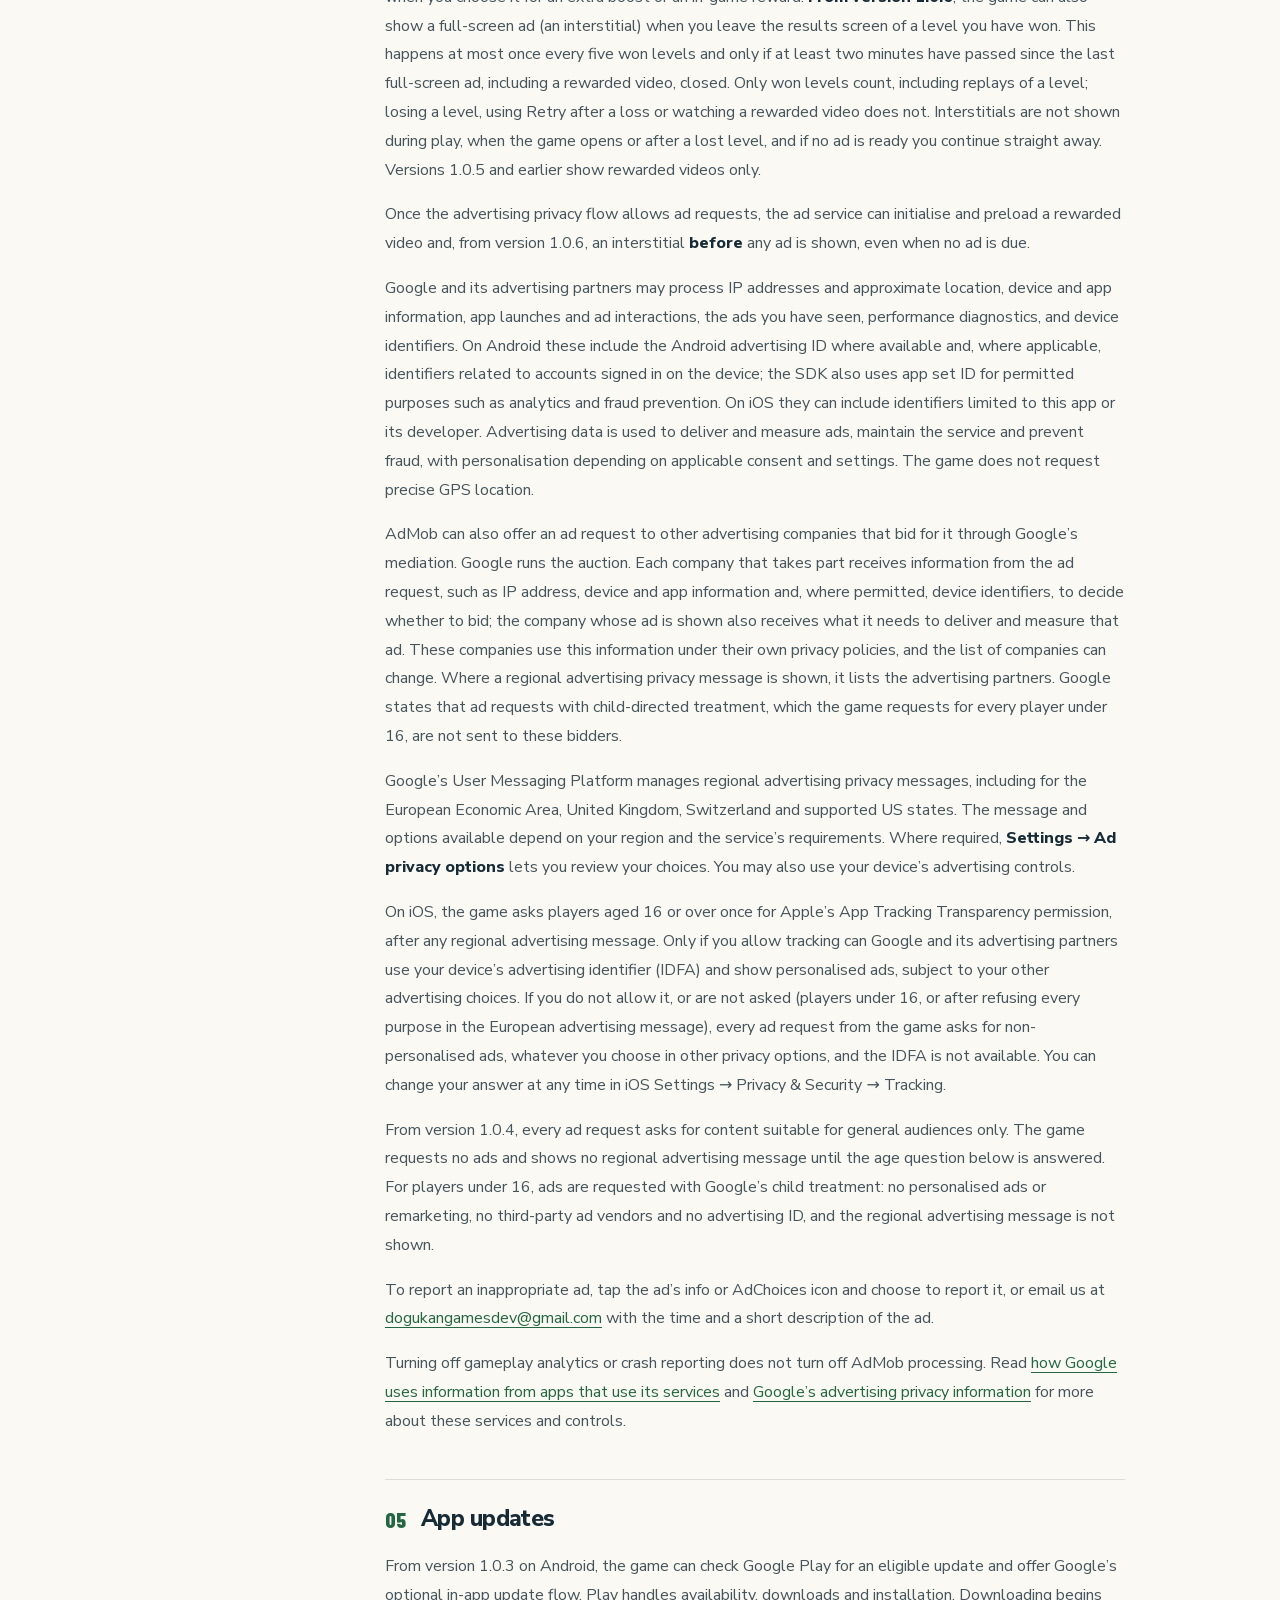
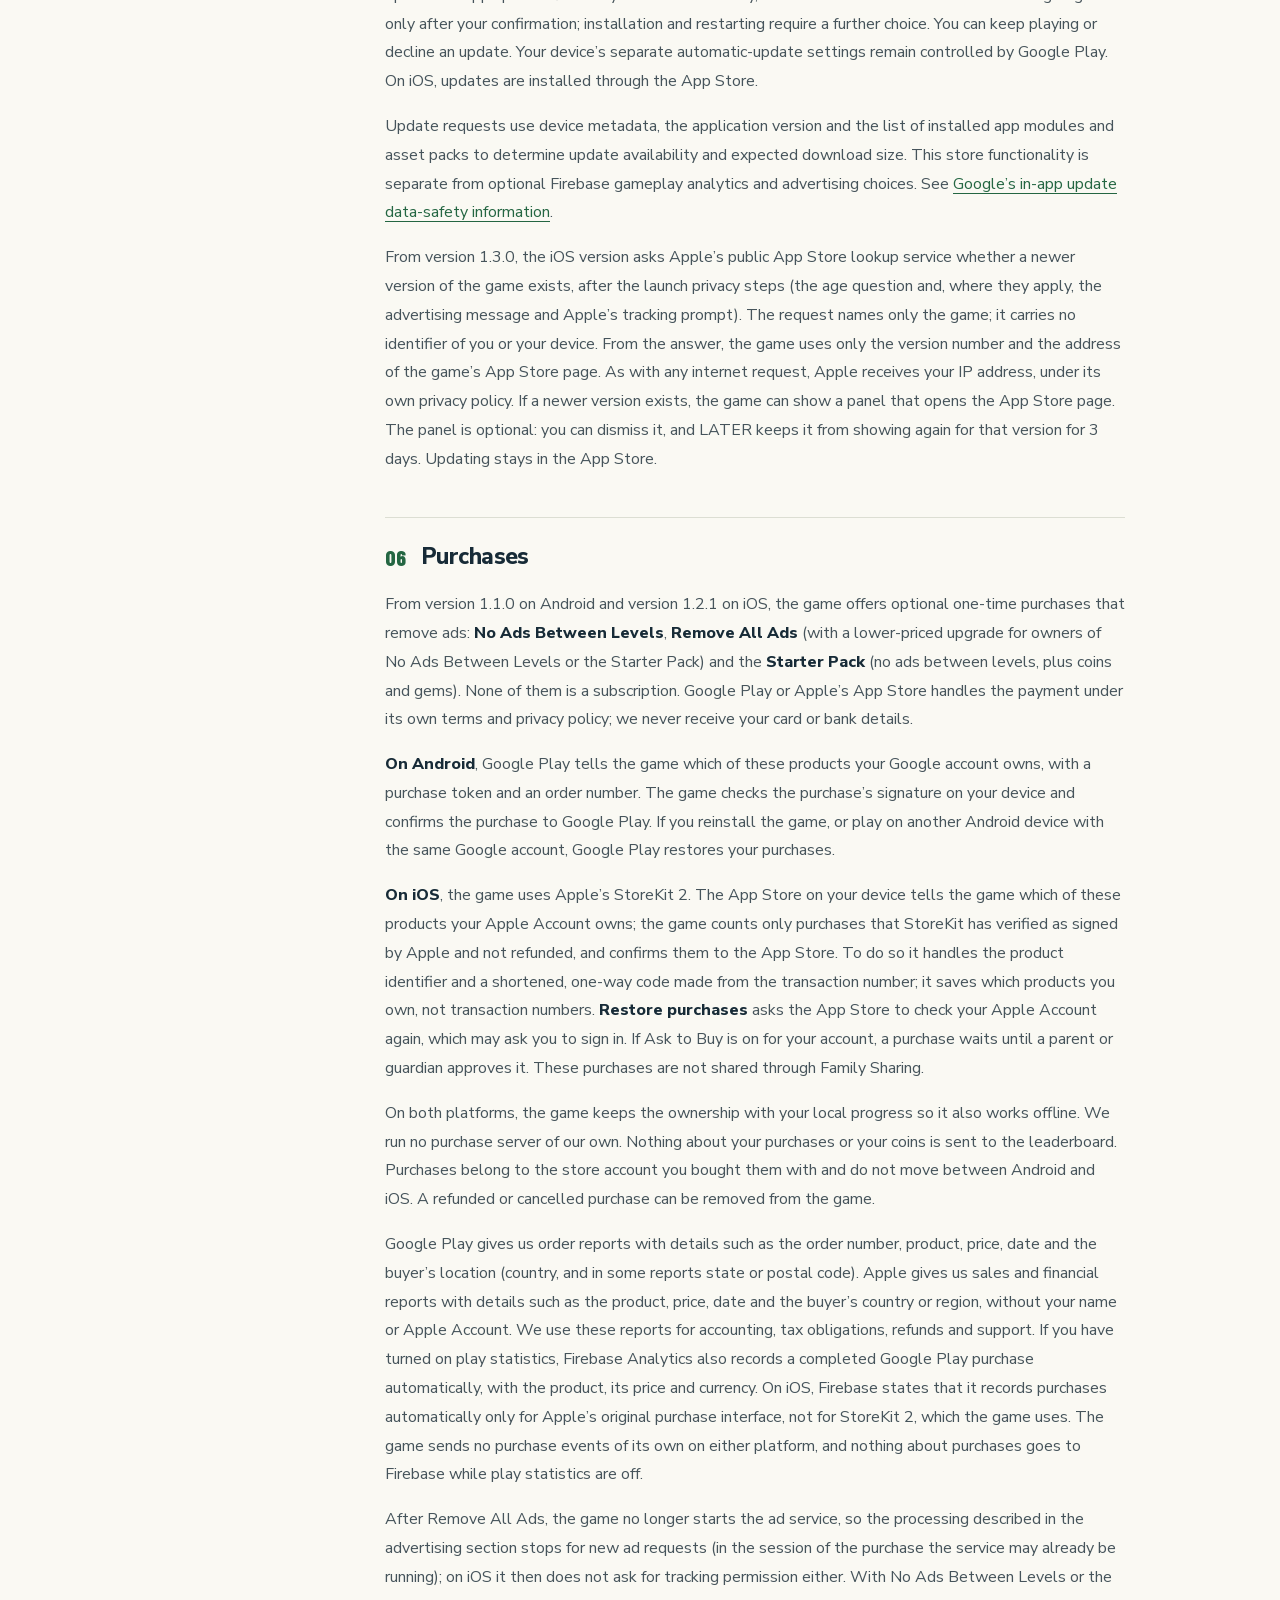
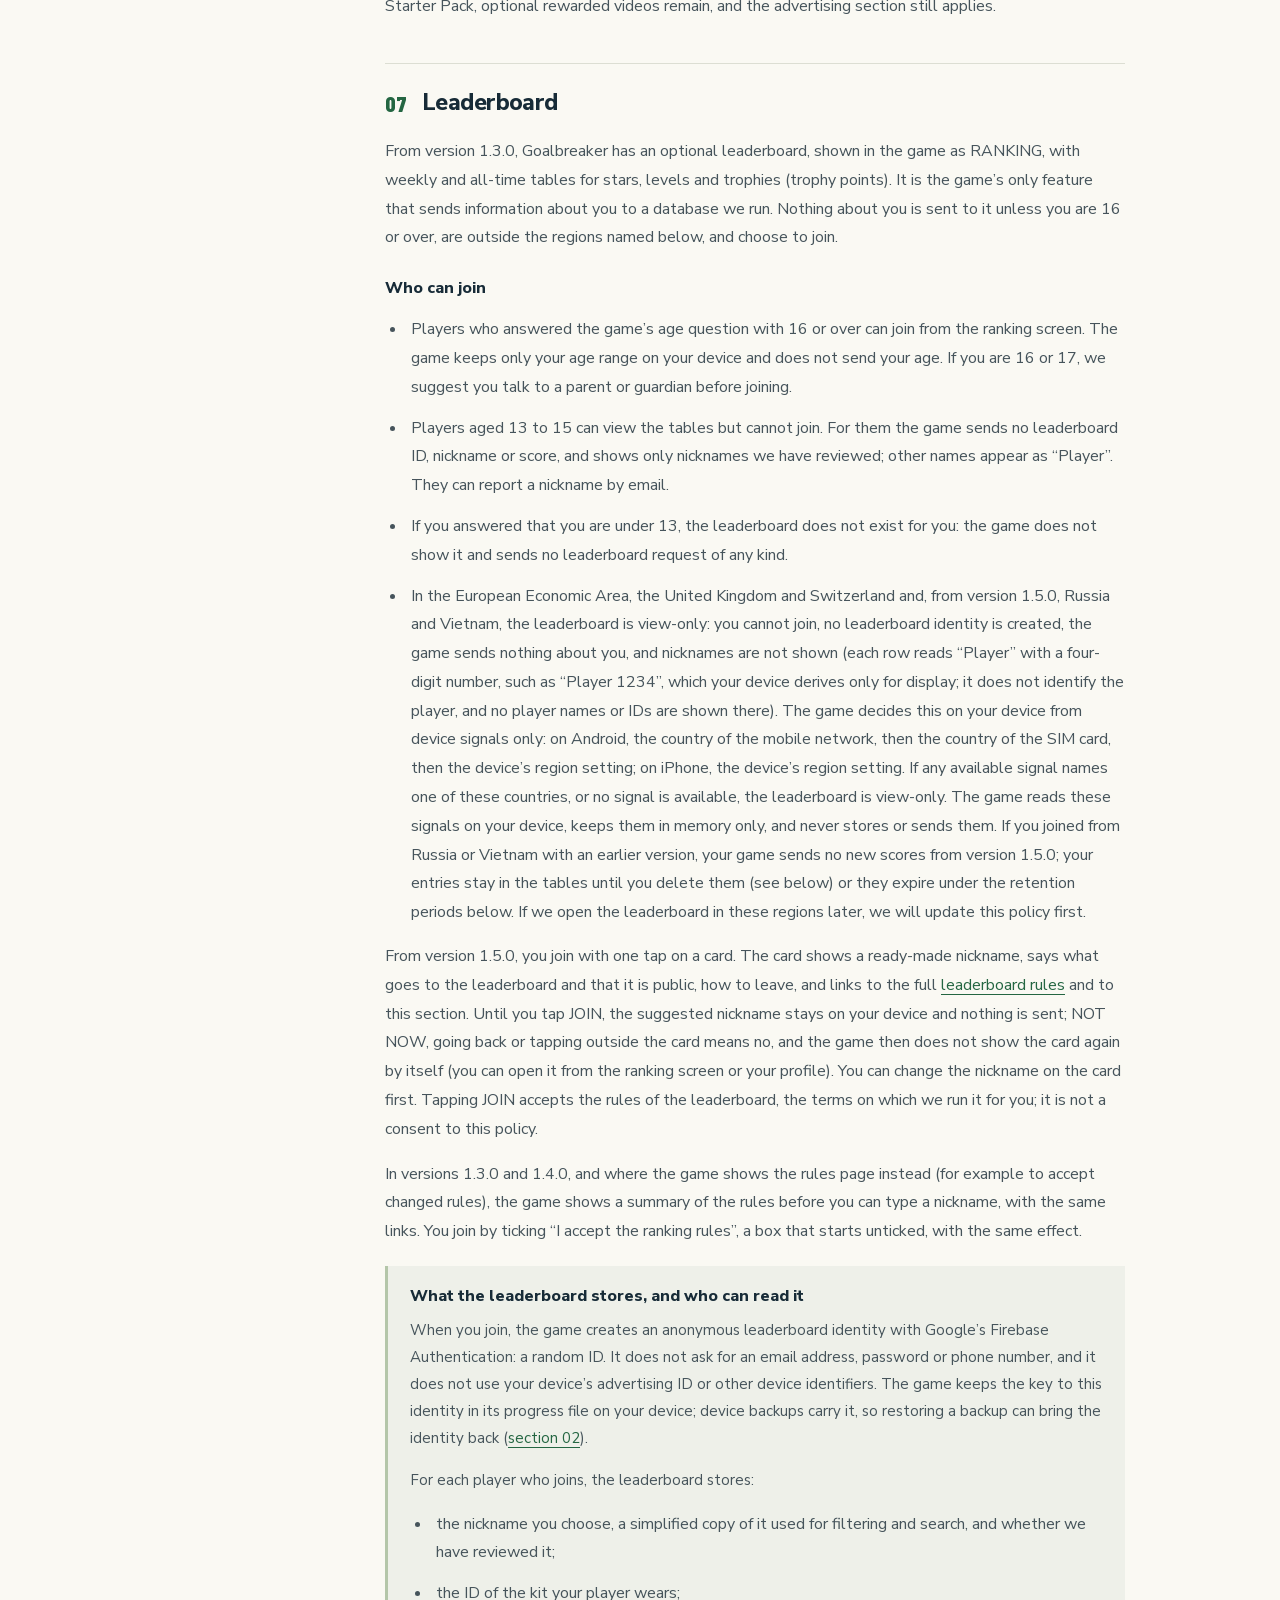
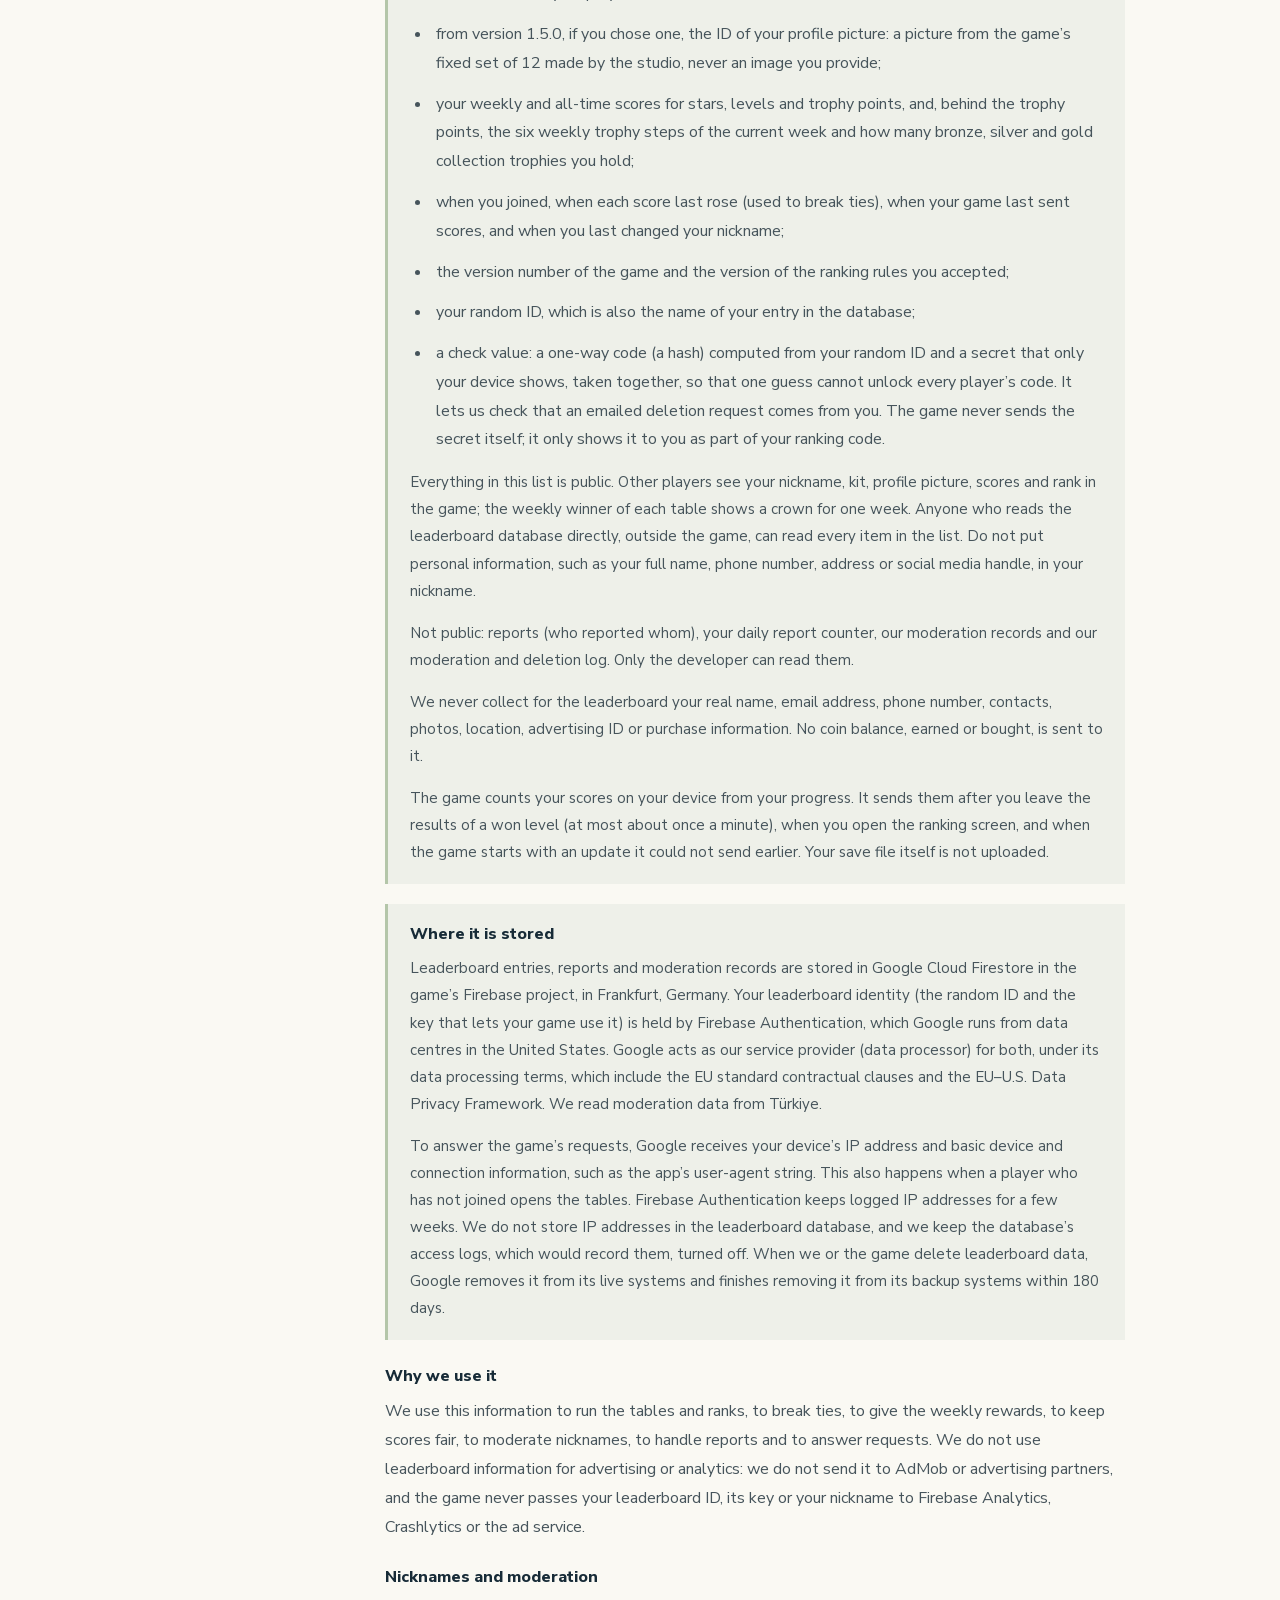
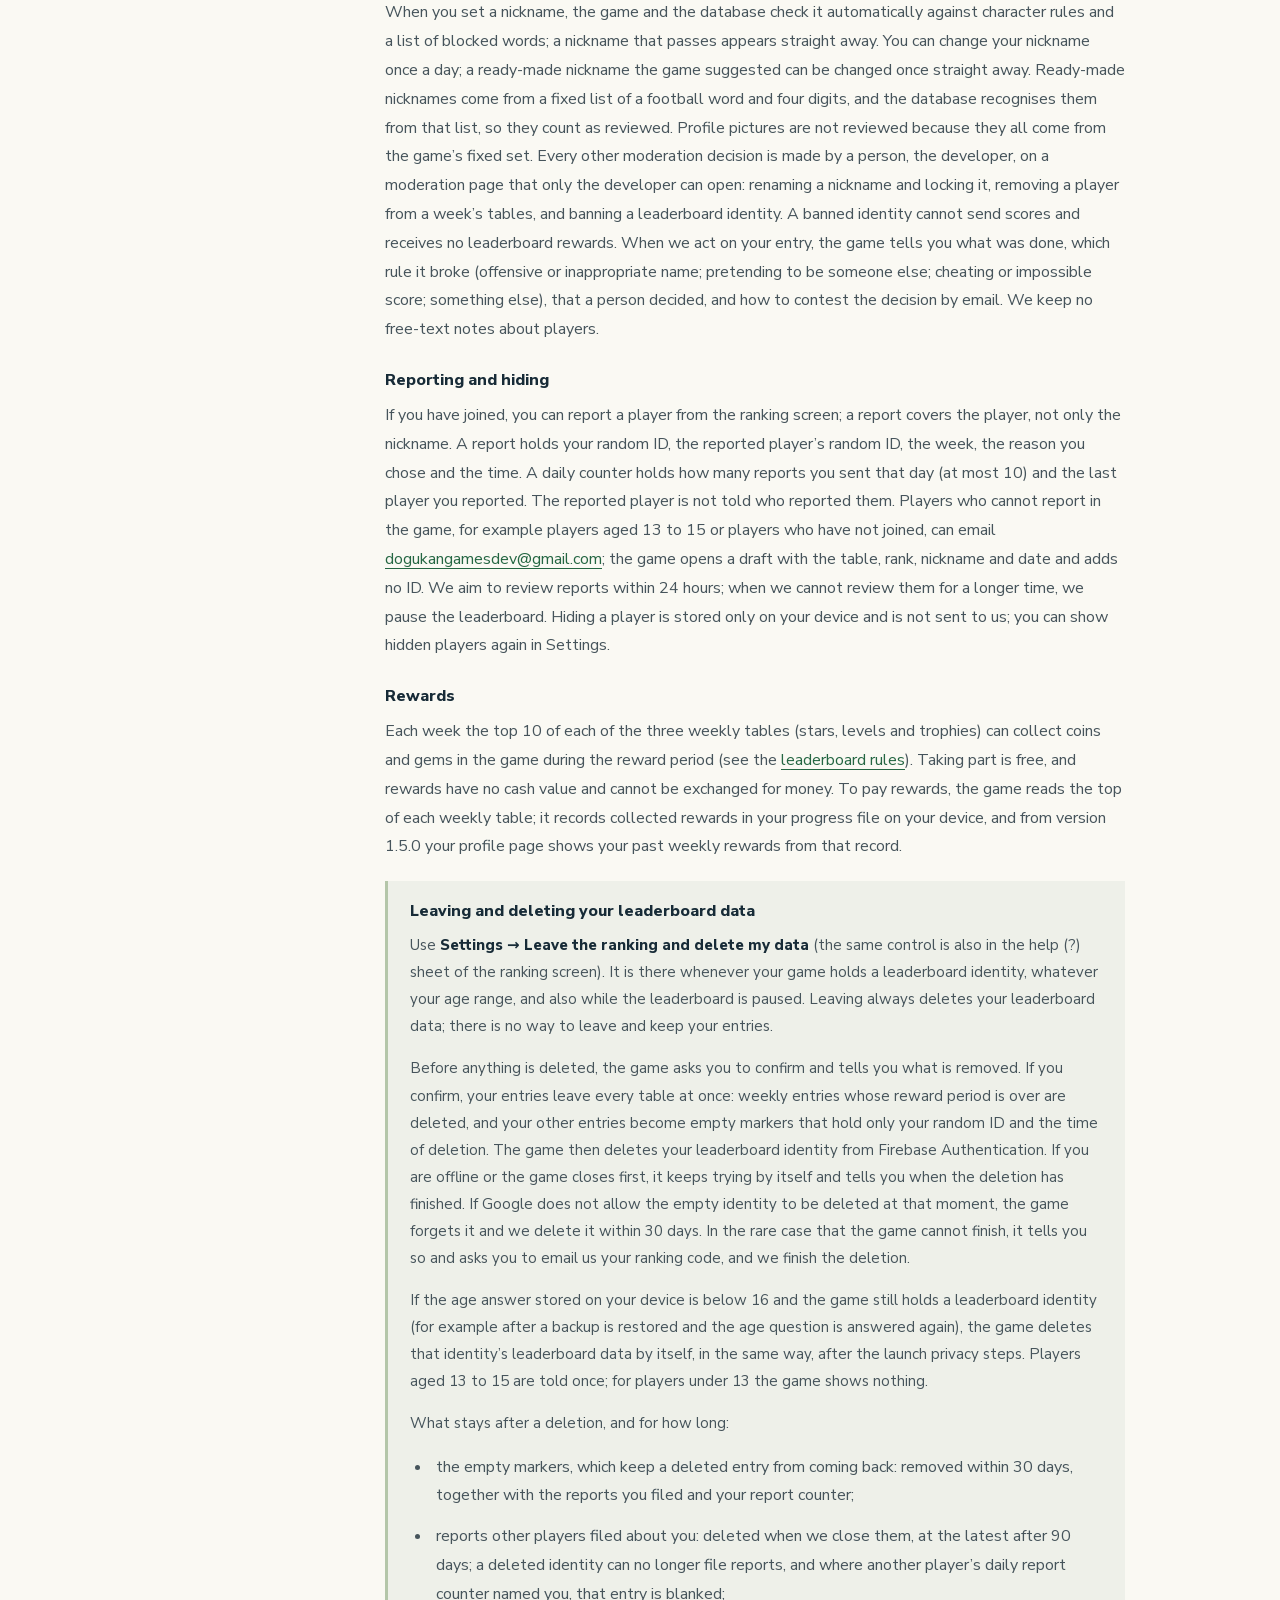
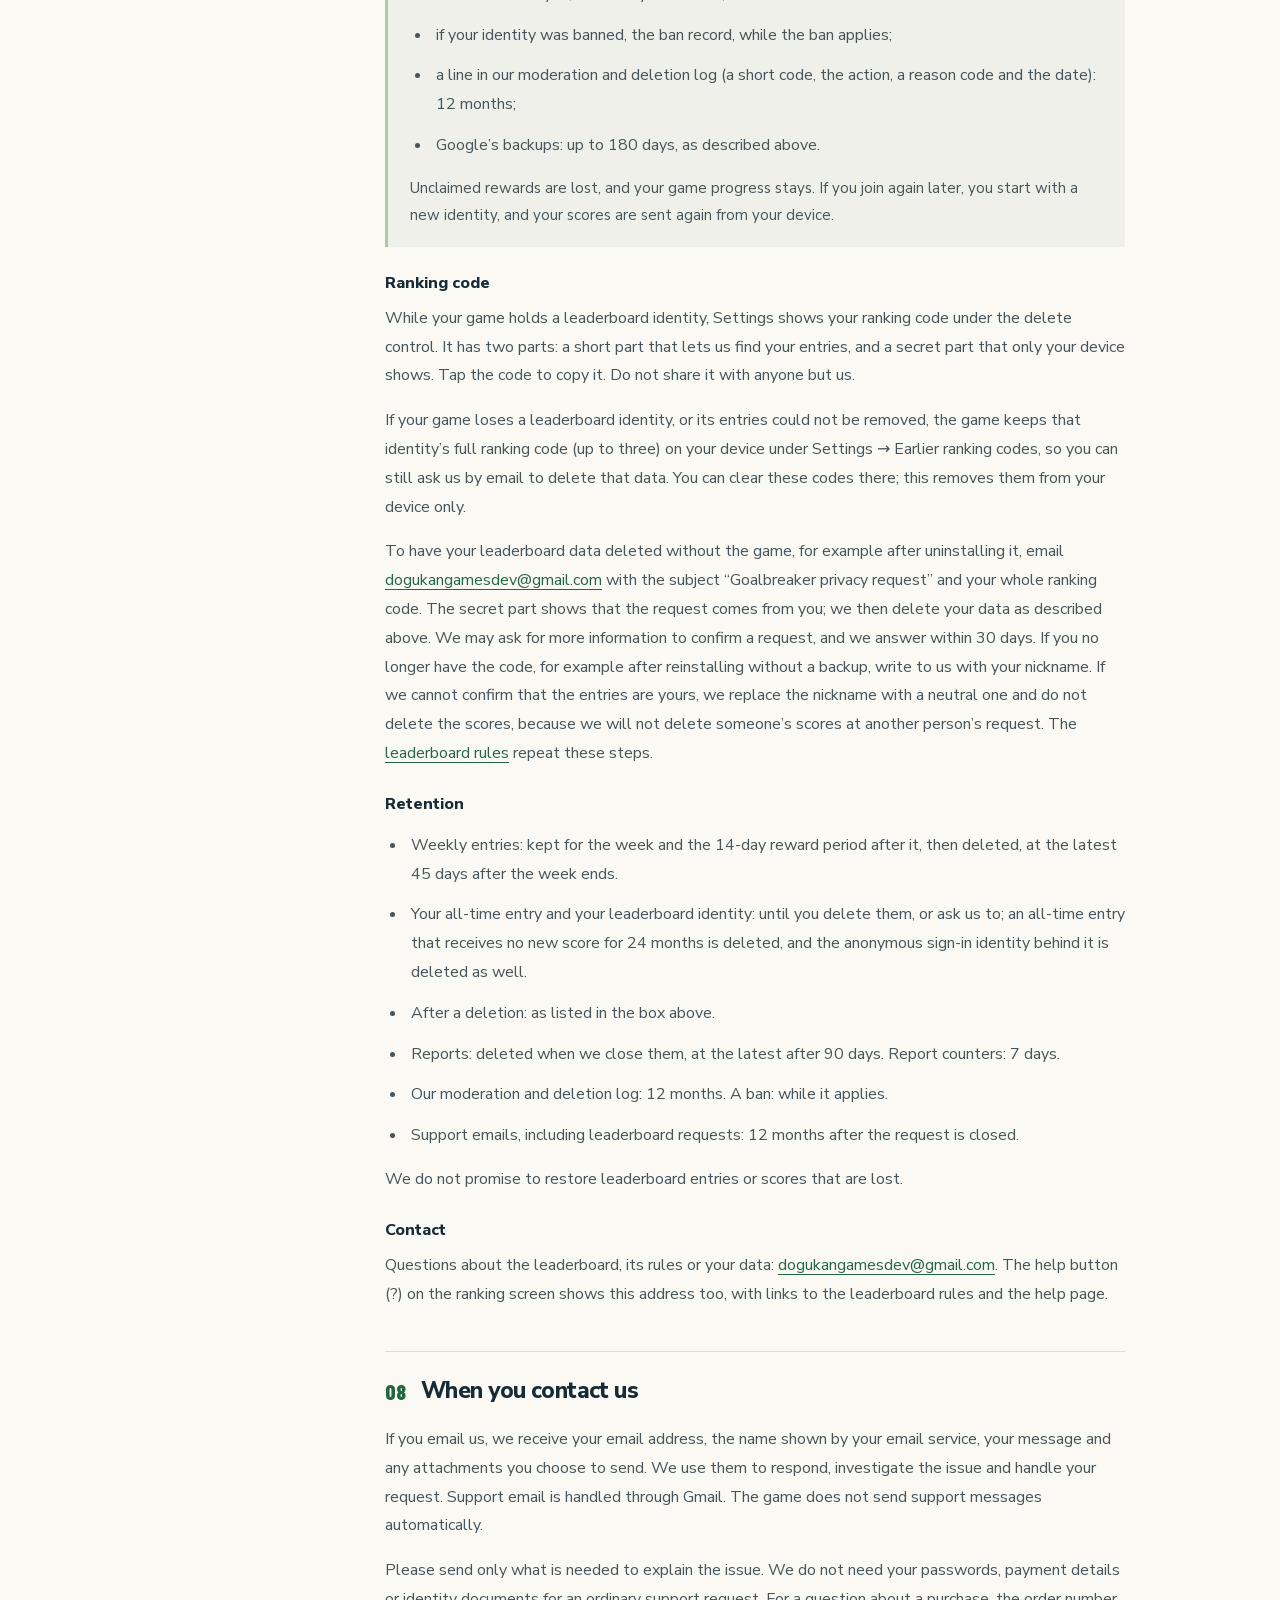
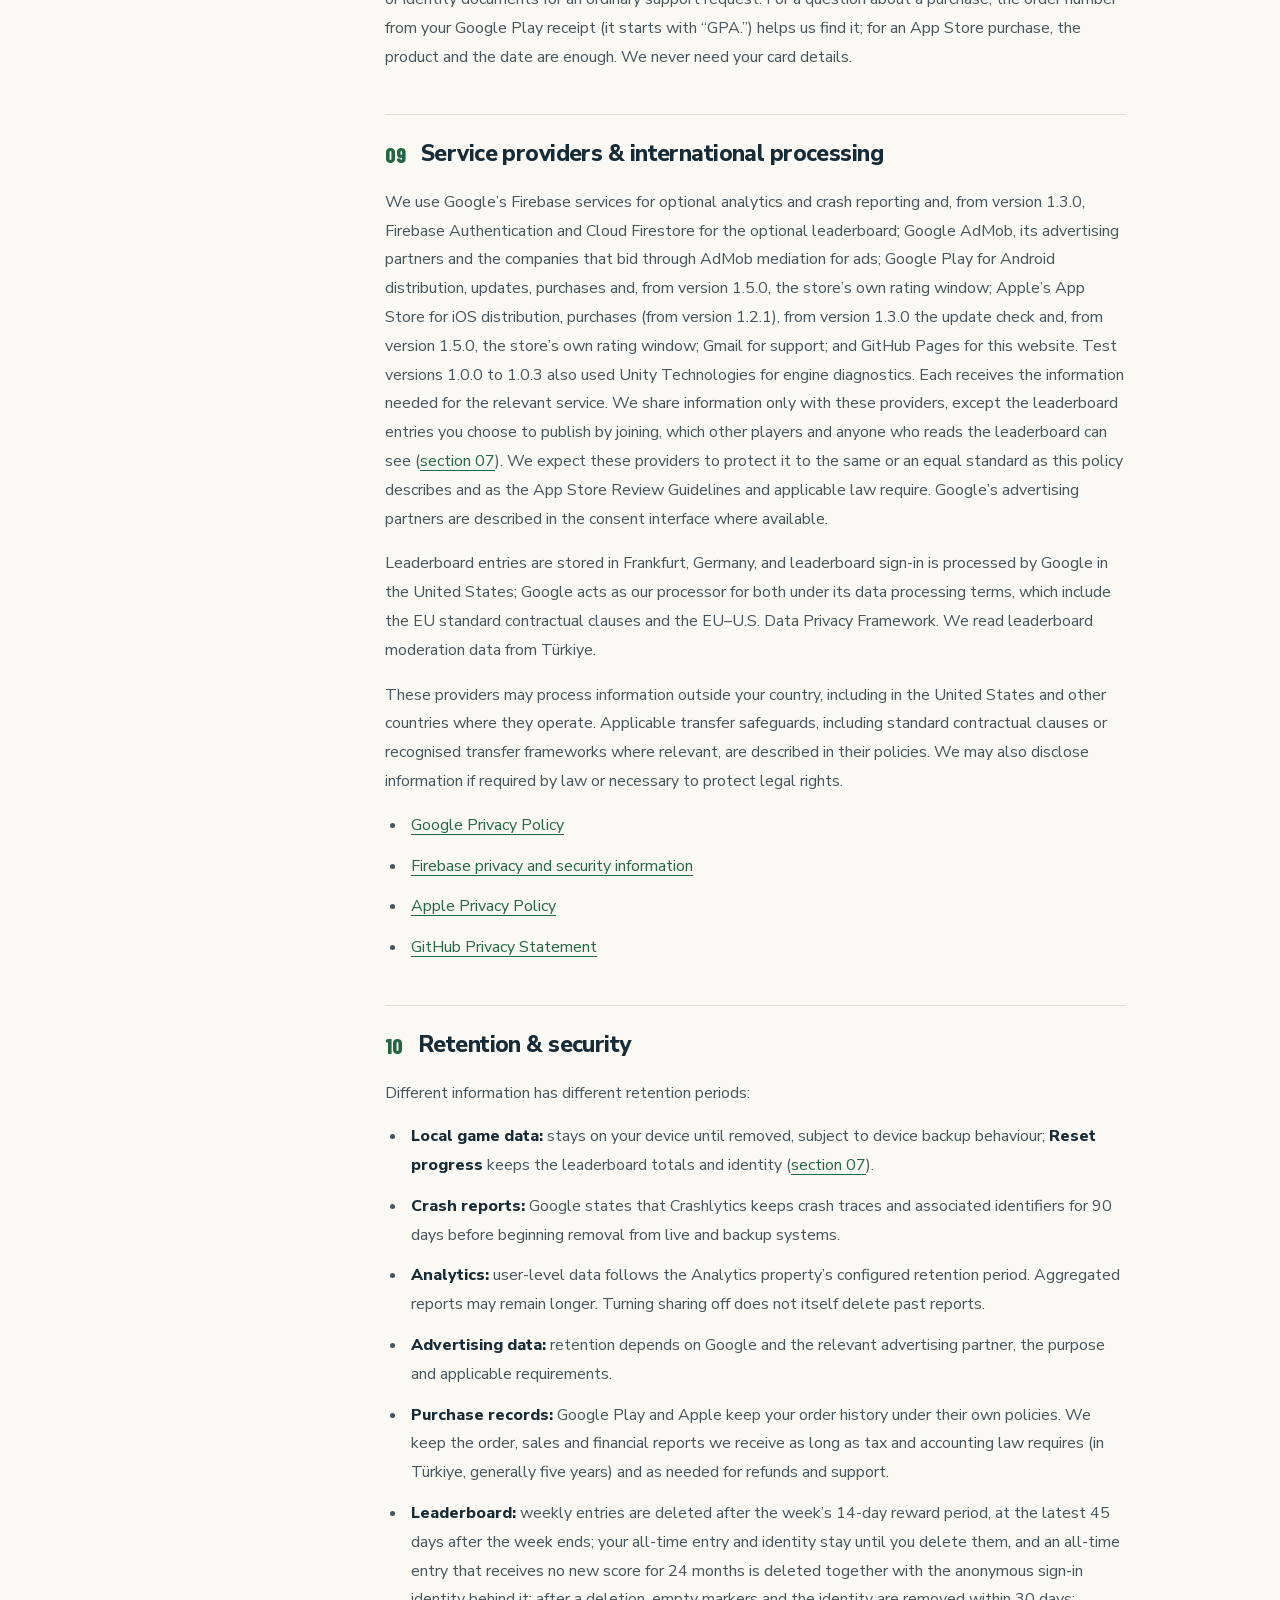
<file: gizlilik.html>
<!DOCTYPE html>
<html lang="en">
  <head>
    <meta charset="utf-8">
    <meta name="viewport" content="width=device-width, initial-scale=1">
    <meta name="robots" content="noindex, follow">
    <title>Goalbreaker Privacy Policy — Talvero Games</title>
    <link rel="canonical" href="https://talverogames.com/goalbreaker/privacy/">
    <meta http-equiv="refresh" content="0; url=goalbreaker/privacy/">
    <link rel="icon" href="assets/talvero-emblem.png" type="image/png">
    <link rel="stylesheet" href="style.css?v=20261006">
  </head>
  <body class="redirect-page">
    <main>
      <p>This page has moved to <a href="goalbreaker/privacy/">talverogames.com/goalbreaker/privacy/</a>.</p>
    </main>
    <script>location.replace("goalbreaker/privacy/" + location.hash);</script>
  </body>
</html>
</file>
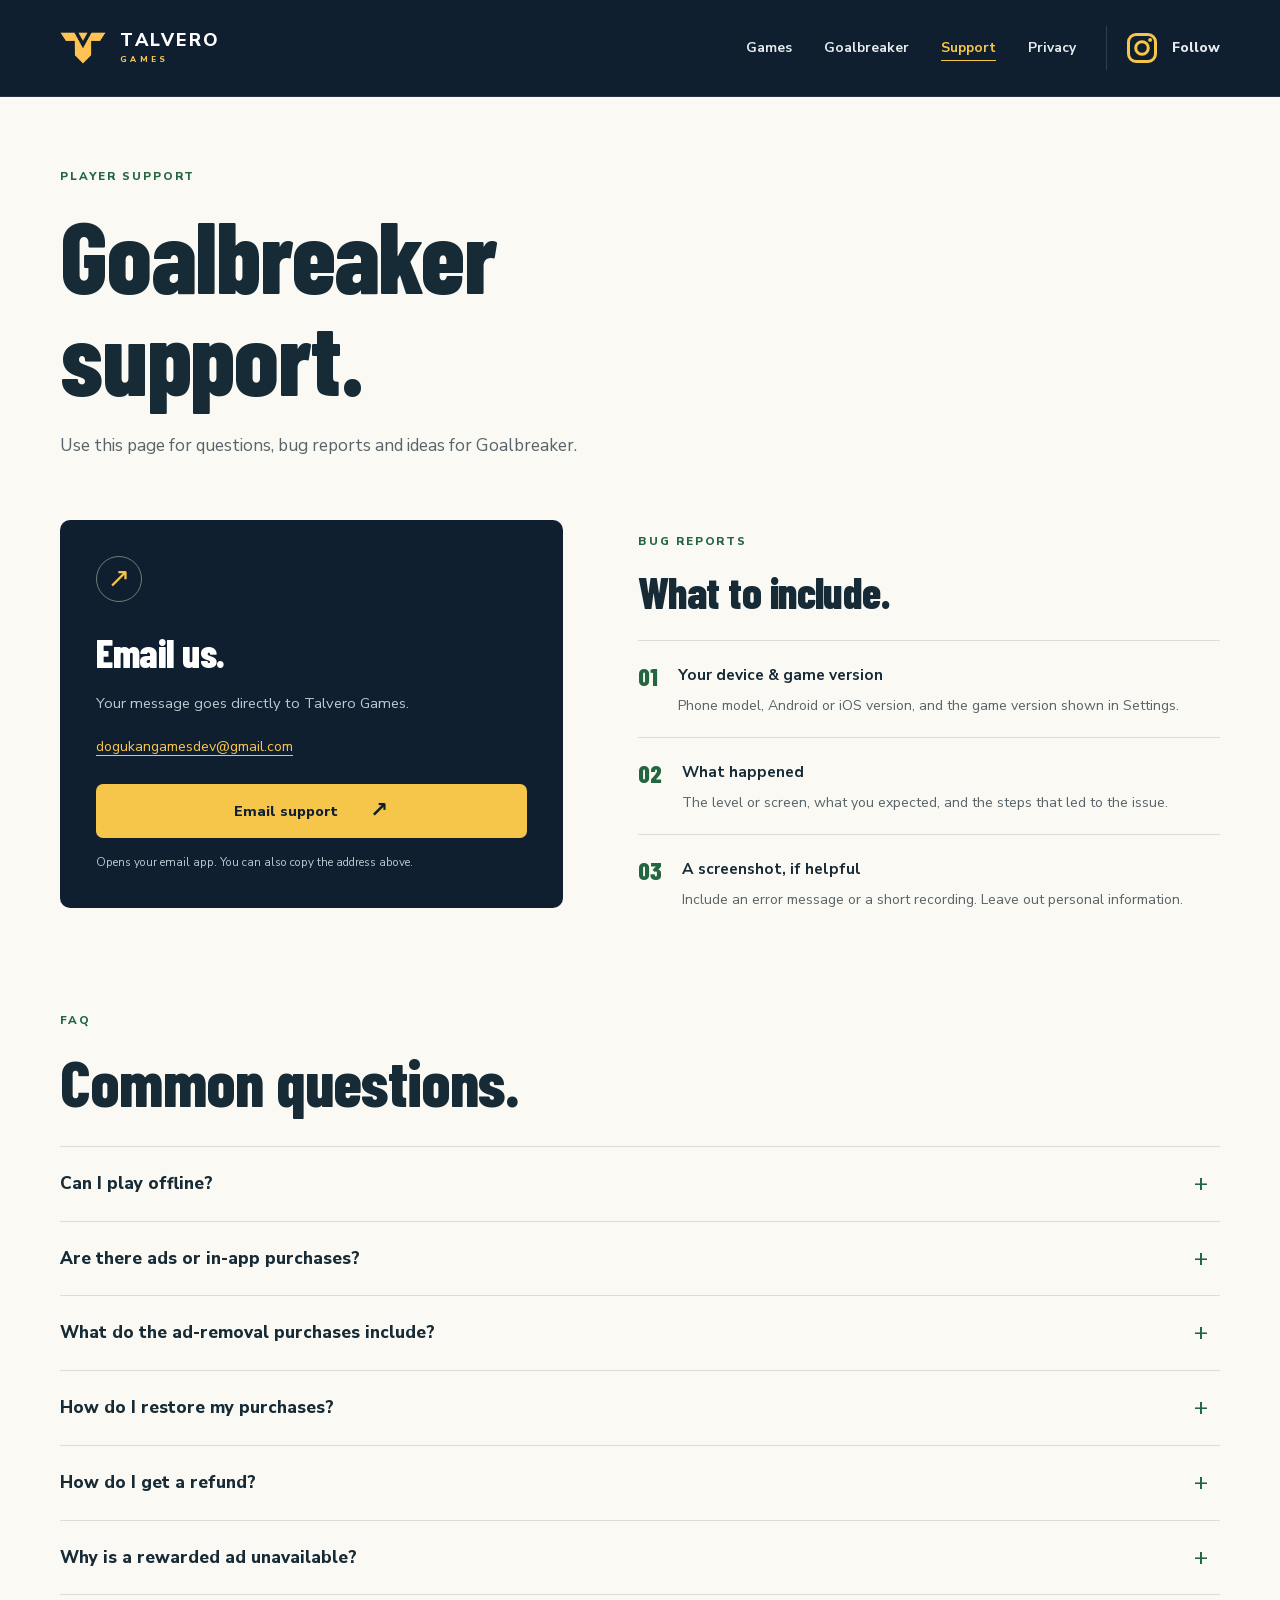
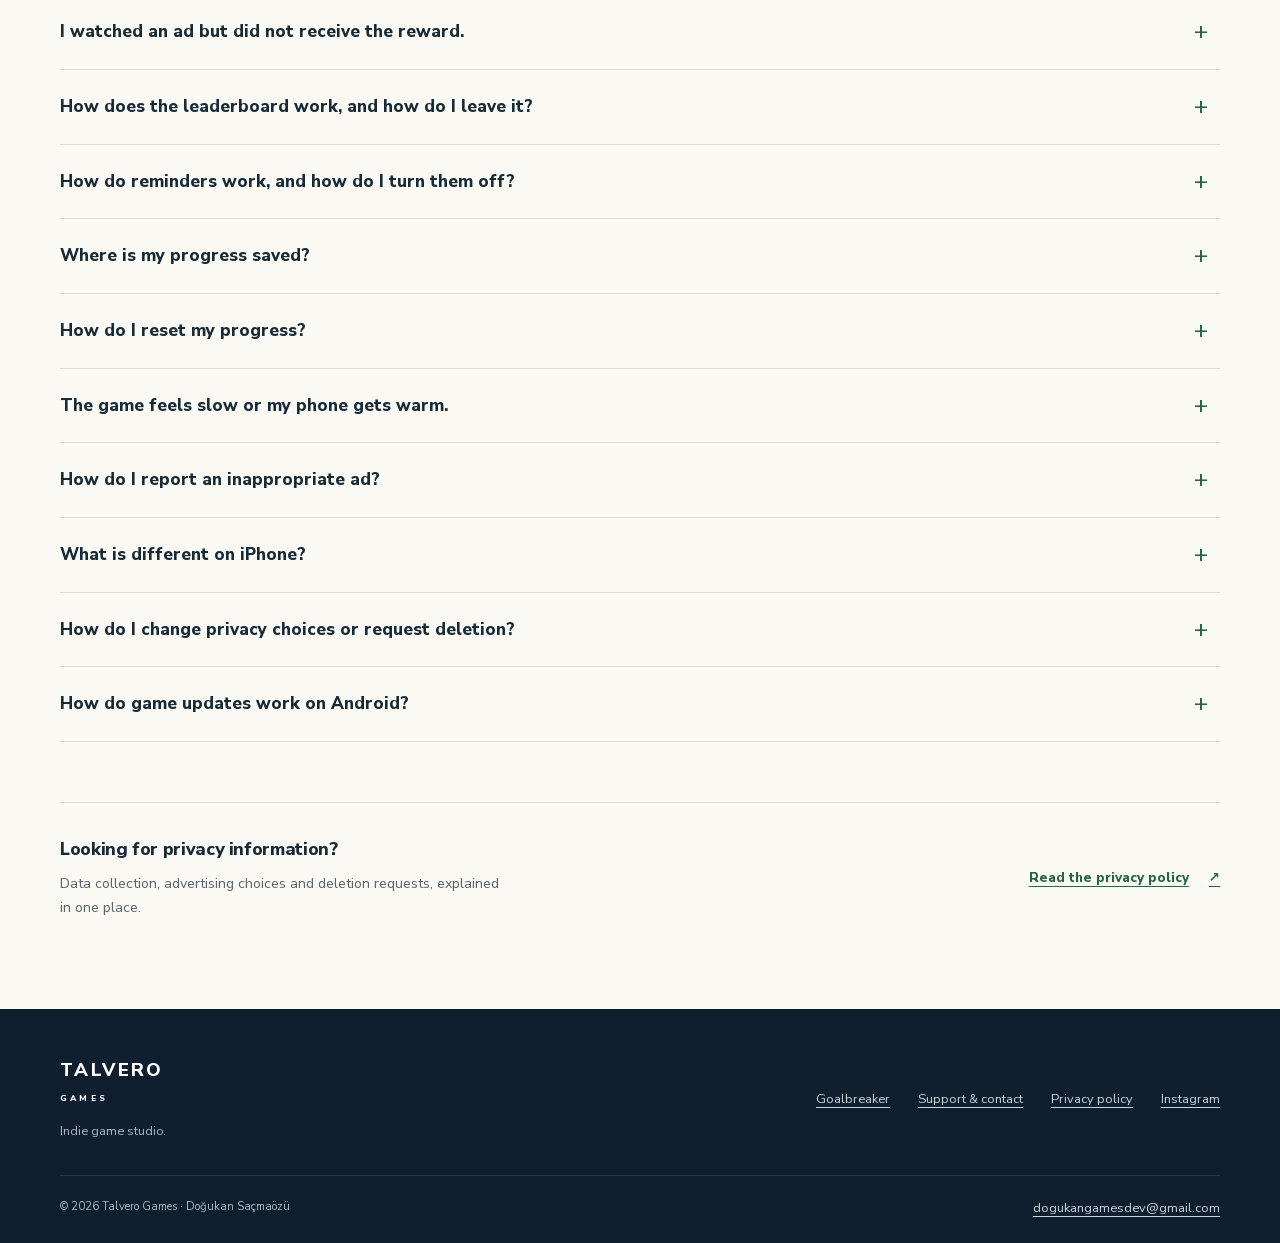
<file: support.html>
<!DOCTYPE html>
<html lang="en">
  <head>
    <meta charset="utf-8">
    <meta name="viewport" content="width=device-width, initial-scale=1">
    <meta name="robots" content="noindex, follow">
    <title>Goalbreaker Support — Talvero Games</title>
    <link rel="canonical" href="https://talverogames.com/goalbreaker/support/">
    <meta http-equiv="refresh" content="0; url=goalbreaker/support/">
    <link rel="icon" href="assets/talvero-emblem.png" type="image/png">
    <link rel="stylesheet" href="style.css?v=20261006">
  </head>
  <body class="redirect-page">
    <main>
      <p>This page has moved to <a href="goalbreaker/support/">talverogames.com/goalbreaker/support/</a>.</p>
    </main>
    <script>location.replace("goalbreaker/support/" + location.hash);</script>
  </body>
</html>
</file>
<file: style.css>
@font-face {
  font-family: Barlow;
  src: url("assets/fonts/barlow-condensed-800-latin.woff2") format("woff2");
  font-weight: 800;
  font-style: normal;
  font-display: swap;
  unicode-range:
    U+0000-00FF, U+0131, U+0152-0153, U+02BB-02BC, U+02C6, U+02DA, U+02DC,
    U+0304, U+0308, U+0329, U+2000-206F, U+20AC, U+2122, U+2191, U+2193,
    U+2212, U+2215, U+FEFF, U+FFFD;
}
@font-face {
  font-family: Barlow;
  src: url("assets/fonts/barlow-condensed-800-latin-ext.woff2") format("woff2");
  font-weight: 800;
  font-style: normal;
  font-display: swap;
  unicode-range:
    U+0100-02BA, U+02BD-02C5, U+02C7-02CC, U+02CE-02D7, U+02DD-02FF, U+0304,
    U+0308, U+0329, U+1D00-1DBF, U+1E00-1E9F, U+1EF2-1EFF, U+2020,
    U+20A0-20AB, U+20AD-20C4, U+2113, U+2C60-2C7F, U+A720-A7FF;
}
@font-face {
  font-family: Nunito;
  src: url("assets/fonts/nunito-sans-latin.woff2") format("woff2");
  font-weight: 400 800;
  font-style: normal;
  font-display: swap;
  unicode-range:
    U+0000-00FF, U+0131, U+0152-0153, U+02BB-02BC, U+02C6, U+02DA, U+02DC,
    U+0304, U+0308, U+0329, U+2000-206F, U+20AC, U+2122, U+2191, U+2193,
    U+2212, U+2215, U+FEFF, U+FFFD;
}
@font-face {
  font-family: Nunito;
  src: url("assets/fonts/nunito-sans-latin-ext.woff2") format("woff2");
  font-weight: 400 800;
  font-style: normal;
  font-display: swap;
  unicode-range:
    U+0100-02BA, U+02BD-02C5, U+02C7-02CC, U+02CE-02D7, U+02DD-02FF, U+0304,
    U+0308, U+0329, U+1D00-1DBF, U+1E00-1E9F, U+1EF2-1EFF, U+2020,
    U+20A0-20AB, U+20AD-20C4, U+2113, U+2C60-2C7F, U+A720-A7FF;
}
:root {
  color-scheme: light;
  --navy: #101f30;
  --navy-light: #1c3147;
  --paper: #faf9f3;
  --white: #fff;
  --ink: #172b37;
  --muted: #58646a;
  --green: #246642;
  --gold: #f6c64b;
  --line: #dcded3;
  --body:
    Nunito, system-ui, -apple-system, BlinkMacSystemFont, "Segoe UI", sans-serif;
  --heading: Barlow, "Arial Narrow", Impact, sans-serif;
}
* {
  box-sizing: border-box;
}
html {
  -webkit-text-size-adjust: 100%;
  scroll-padding-top: 30px;
}
body {
  margin: 0;
  background: var(--paper);
  color: var(--ink);
  font-family: var(--body);
  font-size: 17px;
  line-height: 1.65;
}
img {
  display: block;
  max-width: 100%;
  height: auto;
}
a {
  color: var(--green);
  text-decoration-thickness: 1px;
  text-underline-offset: 4px;
}
a:hover {
  text-decoration-thickness: 2px;
}
a:focus-visible,
summary:focus-visible {
  outline: 3px solid #ba7200;
  outline-offset: 5px;
  border-radius: 3px;
}
h1,
h2,
h3,
p,
figure {
  margin: 0;
}
h1,
h2 {
  font-family: var(--heading);
  font-weight: 800;
  line-height: 1.02;
  letter-spacing: -0.012em;
}
h1 {
  font-size: clamp(3.7rem, 7.8vw, 6.5rem);
}
h2 {
  font-size: clamp(2.8rem, 5vw, 4.5rem);
}
h3 {
  font-size: 1.38rem;
  line-height: 1.25;
  font-weight: 800;
  letter-spacing: -0.025em;
}
p + p {
  margin-top: 1em;
}
.container {
  width: min(1160px, calc(100% - 80px));
  margin-inline: auto;
}
.section {
  padding-block: 104px;
}
.eyebrow {
  font-size: 0.72rem;
  line-height: 1.6;
  letter-spacing: 0.17em;
  text-transform: uppercase;
  font-weight: 800;
  color: var(--green);
  margin-bottom: 19px;
}
.skip-link {
  position: fixed;
  z-index: 20;
  top: 10px;
  left: 12px;
  padding: 12px 20px;
  background: var(--gold);
  color: var(--navy);
  transform: translateY(-160%);
}
.skip-link:focus {
  transform: translateY(0);
}
.site-header {
  background: var(--navy);
  color: #fff;
  border-bottom: 1px solid #ffffff17;
}
.header-inner {
  min-height: 96px;
  display: flex;
  align-items: center;
  justify-content: space-between;
  gap: 30px;
}
.brand {
  display: block;
  width: 210px;
  flex-shrink: 0;
}
.site-header nav {
  display: flex;
  gap: 32px;
  align-items: center;
}
.site-header nav a {
  display: flex;
  align-items: center;
  min-height: 44px;
  color: #e6eced;
  font-size: 0.86rem;
  font-weight: 700;
  text-decoration: none;
}
.site-header nav a:hover,
.site-header nav a[aria-current] {
  color: var(--gold);
}
.site-header nav a[aria-current] {
  text-decoration: underline;
  text-underline-offset: 8px;
}
.site-header a:focus-visible,
.site-footer a:focus-visible,
.hero a:focus-visible,
.studio-hero a:focus-visible,
.contact-card a:focus-visible {
  outline-color: var(--gold);
}
.button {
  display: inline-flex;
  align-items: center;
  justify-content: center;
  gap: 32px;
  min-height: 54px;
  padding: 14px 25px;
  border-radius: 7px;
  font-size: 0.9rem;
  font-weight: 800;
  text-decoration: none;
  line-height: 1.4;
}
.button:hover {
  text-decoration: none;
  box-shadow: 0 4px 0 #0002;
}
.button span {
  font-size: 1.35rem;
  line-height: 1;
}
.button-gold {
  background: var(--gold);
  color: var(--navy);
}
.text-link {
  display: inline-flex;
  align-items: center;
  gap: 20px;
  font-weight: 800;
}
.status-dot {
  display: inline-block;
  width: 7px;
  height: 7px;
  border-radius: 50%;
  background: #a7ce85;
  margin-right: 11px;
  vertical-align: middle;
}
.hero {
  background: var(--navy);
  color: var(--white);
  overflow: hidden;
  position: relative;
}
.hero-inner {
  position: relative;
  display: grid;
  grid-template-columns: 1fr 1fr;
  gap: 28px;
  align-items: center;
  min-height: 690px;
  padding-block: 72px 85px;
}
.hero-copy {
  position: relative;
  z-index: 2;
}
.hero .eyebrow {
  color: #c2d0c8;
  font-size: 0.68rem;
  letter-spacing: 0.14em;
}
.hero h1 {
  font-size: clamp(4.6rem, 7.7vw, 6.25rem);
  line-height: 0.97;
}
.hero h1 span {
  color: var(--gold);
}
.hero-description {
  margin: 27px 0 25px;
  color: #c5cdd2;
  max-width: 35ch;
  font-size: 1.06rem;
  line-height: 1.7;
}
.hero-note {
  font-size: 0.75rem;
  color: #a9b7bf;
  margin-top: 15px;
}
.pitch-lines {
  position: absolute;
  width: 680px;
  height: 780px;
  border: 1px solid #ffffff14;
  right: -90px;
  top: -70px;
  transform: rotate(-19deg);
  pointer-events: none;
}
.pitch-lines::before {
  content: "";
  position: absolute;
  inset: 180px 135px;
  border: 1px solid #ffffff1a;
  border-radius: 50%;
}
.pitch-lines::after {
  content: "";
  position: absolute;
  top: 50%;
  width: 100%;
  border-top: 1px solid #ffffff14;
}
.hero-art {
  position: relative;
  height: 550px;
  isolation: isolate;
}
.art-orbit {
  position: absolute;
  inset: 35px -35px 20px 10px;
  background: #23442f;
  border-radius: 50%;
  transform: rotate(-15deg);
  z-index: -1;
  box-shadow: 0 0 100px 25px #23442f44;
}
.game-frame {
  position: absolute;
  border: 6px solid #213543;
  border-radius: 28px;
  background: var(--navy);
  overflow: hidden;
  box-shadow: 0 26px 55px #0005;
}
.game-frame img {
  width: 100%;
}
.frame-home {
  width: 225px;
  top: 60px;
  left: 0;
  transform: rotate(-10deg);
}
.frame-play {
  width: 265px;
  top: 8px;
  right: 8px;
  transform: rotate(7deg);
}
.art-caption {
  position: absolute;
  bottom: 1px;
  right: 8px;
  padding: 11px 18px;
  background: var(--paper);
  color: var(--ink);
  border: 1px solid #fff;
  border-radius: 6px;
  font-size: 0.77rem;
  font-weight: 800;
  transform: rotate(-3deg);
  box-shadow: 0 8px 20px #0003;
}
.art-caption span {
  color: var(--green);
  font-size: 1.1rem;
  margin-right: 7px;
}
.stats-band {
  background: var(--green);
  color: #fff;
}
.stats {
  display: grid;
  grid-template-columns: 1fr 1fr 1fr 1.3fr;
  padding-block: 29px;
}
.stats p {
  margin: 0;
  padding-inline: 38px;
  border-right: 1px solid #ffffff2b;
  display: flex;
  flex-direction: column;
  gap: 2px;
}
.stats p:first-child {
  padding-left: 0;
}
.stats p:last-child {
  border: 0;
}
.stats strong {
  font: 800 2.8rem/1.1 var(--heading);
  color: #ffe19a;
}
.stats span {
  font-size: 0.78rem;
  color: #e2ede3;
}
.section-heading {
  max-width: 720px;
}
.section-heading > p:last-child {
  max-width: 50ch;
  margin-top: 22px;
  color: var(--muted);
}
.feature-grid {
  display: grid;
  grid-template-columns: repeat(3, 1fr);
  gap: 45px;
  margin-top: 52px;
}
.feature-grid article {
  border-top: 1px solid var(--line);
  padding-top: 22px;
}
.feature-number {
  color: var(--green);
  font-size: 0.75rem;
  font-weight: 800;
  letter-spacing: 0.1em;
  display: block;
  margin-bottom: 28px;
}
.feature-grid p {
  color: var(--muted);
  font-size: 0.95rem;
  margin-top: 14px;
  max-width: 34ch;
}
.victory-section {
  background: #e9eee3;
  padding-block: 80px;
}
.victory-inner {
  display: grid;
  grid-template-columns: 0.9fr 1fr;
  gap: 100px;
  align-items: center;
}
.victory-image {
  position: relative;
  max-width: 420px;
  border-radius: 10px;
  overflow: hidden;
  background: #2c5036;
  box-shadow: 0 16px 35px #162d1512;
}
.victory-image img {
  width: 100%;
  height: 570px;
  object-fit: cover;
  object-position: 50% 65%;
}
.victory-image::after {
  content: "";
  position: absolute;
  inset: 60% 0 0;
  background: linear-gradient(transparent, #0e201be0);
  pointer-events: none;
}
.victory-image figcaption {
  position: absolute;
  z-index: 1;
  bottom: 27px;
  left: 26px;
  right: 26px;
  color: #fff;
  font-size: 0.8rem;
  font-weight: 800;
}
.victory-copy > p:not(.eyebrow) {
  margin-top: 24px;
  color: #465c4f;
}
.game-extras {
  padding: 0;
  margin: 30px 0 0;
  list-style: none;
}
.game-extras li {
  position: relative;
  padding: 18px 0 18px 30px;
  border-top: 1px solid #b8c6b5;
}
.game-extras li::before {
  content: "+";
  position: absolute;
  left: 0;
  color: var(--green);
  font-size: 1.25rem;
  font-weight: 800;
  top: 14px;
}
.game-extras strong,
.game-extras span {
  display: block;
}
.game-extras strong {
  font-size: 0.97rem;
  margin-bottom: 4px;
}
.game-extras span {
  font-size: 0.89rem;
  color: #465c4f;
}
.small-note {
  font-size: 0.76rem;
  line-height: 1.65;
}
.studio-section {
  display: grid;
  grid-template-columns: 1fr 1fr;
  gap: 100px;
  align-items: center;
}
.studio-section > div > p:not(.eyebrow) {
  margin-top: 25px;
  font-size: 0.94rem;
  color: var(--muted);
  max-width: 44ch;
}
.resource-links {
  display: grid;
  gap: 20px;
}
.resource-links a {
  display: block;
  padding: 28px;
  border: 1px solid var(--line);
  border-radius: 8px;
  text-decoration: none;
  color: var(--ink);
  background: #ffffff60;
}
.resource-links a:hover {
  border-color: var(--green);
  background: #fff;
}
.resource-label {
  display: block;
  text-transform: uppercase;
  letter-spacing: 0.13em;
  font-size: 0.72rem;
  font-weight: 800;
  color: var(--green);
  margin-bottom: 13px;
}
.resource-links strong {
  display: flex;
  align-items: center;
  justify-content: space-between;
  gap: 12px;
  font-size: 1.15rem;
  letter-spacing: -0.02em;
  overflow-wrap: anywhere;
}
.resource-links a > span:last-child {
  display: block;
  margin-top: 9px;
  font-size: 0.85rem;
  color: var(--muted);
}
.site-footer {
  background: var(--navy);
  color: #adbac4;
  padding-block: 48px 24px;
}
.footer-top {
  display: flex;
  justify-content: space-between;
  gap: 32px;
  padding-bottom: 34px;
}
.studio {
  color: #fff;
  font-weight: 800;
  font-size: 1.15rem;
  letter-spacing: 0.13em;
  line-height: 1;
  text-decoration: none;
}
.studio span {
  font-size: 0.53rem;
  letter-spacing: 0.38em;
  display: block;
  margin-top: 9px;
}
.footer-top p {
  font-size: 0.78rem;
  margin-top: 18px;
}
.footer-top nav {
  display: flex;
  gap: 28px;
  flex-wrap: wrap;
  align-items: center;
}
.site-footer a:not(.studio) {
  color: #c9d4db;
  font-size: 0.8rem;
}
.footer-bottom {
  padding-top: 22px;
  border-top: 1px solid #ffffff1a;
  display: flex;
  justify-content: space-between;
  gap: 20px;
  font-size: 0.7rem;
}
.footer-bottom a {
  overflow-wrap: anywhere;
}
.page-heading {
  padding-block: 70px 48px;
}
.page-heading > p:not(.eyebrow) {
  color: var(--muted);
  margin-top: 24px;
  font-size: 1.07rem;
  max-width: 52ch;
}
.page-heading .effective-date {
  font-size: 0.8rem;
  margin-top: 18px;
}
.support-main {
  padding-bottom: 90px;
}
.support-grid {
  display: grid;
  grid-template-columns: 0.95fr 1.1fr;
  gap: 75px;
  padding-block: 12px 50px;
  align-items: start;
}
.contact-card {
  background: var(--navy);
  color: #fff;
  padding: 36px;
  border-radius: 10px;
  overflow-wrap: anywhere;
}
.contact-symbol {
  display: flex;
  width: 46px;
  height: 46px;
  align-items: center;
  justify-content: center;
  border: 1px solid #65866e;
  border-radius: 50%;
  color: var(--gold);
  font-size: 1.7rem;
  margin-bottom: 30px;
}
.contact-card h2 {
  font-size: 2.5rem;
  max-width: 12ch;
}
.contact-card > p {
  color: #bcc8d0;
  margin-top: 18px;
  font-size: 0.92rem;
}
.contact-email {
  display: inline-block;
  color: var(--gold);
  font-size: 0.88rem;
  margin-block: 20px 25px;
}
.contact-card .button {
  display: flex;
  width: 100%;
}
.contact-card .small-note {
  font-size: 0.73rem;
  margin-top: 15px;
}
.report-guide {
  padding-top: 12px;
}
.report-guide h2 {
  font-size: 2.75rem;
  max-width: 16ch;
}
.report-list {
  list-style: none;
  padding: 0;
  margin: 25px 0 0;
}
.report-list li {
  display: flex;
  gap: 20px;
  border-top: 1px solid var(--line);
  padding-block: 20px;
}
.report-list li > span {
  font: 800 1.55rem var(--heading);
  color: var(--green);
}
.report-list strong {
  font-size: 0.97rem;
}
.report-list p {
  font-size: 0.88rem;
  color: var(--muted);
  margin-top: 5px;
}
.faq-section {
  padding-top: 30px;
}
.faq-section .section-heading {
  margin-bottom: 32px;
}
.faq-list {
  border-top: 1px solid var(--line);
}
.faq-list details {
  border-bottom: 1px solid var(--line);
}
.faq-list summary {
  cursor: pointer;
  padding: 24px 52px 24px 0;
  list-style: none;
  font-weight: 800;
  font-size: 1.07rem;
  position: relative;
  line-height: 1.5;
}
.faq-list summary::-webkit-details-marker {
  display: none;
}
.faq-list summary::after {
  content: "+";
  font-size: 1.5rem;
  font-weight: 400;
  position: absolute;
  right: 12px;
  top: 18px;
  color: var(--green);
}
.faq-list details[open] summary::after {
  content: "−";
}
.faq-list details[open] summary {
  color: var(--green);
}
.faq-answer {
  padding: 0 48px 25px 0;
  max-width: 84ch;
  color: var(--muted);
  font-size: 0.98rem;
}
.support-privacy {
  margin-top: 60px;
  padding-top: 34px;
  border-top: 1px solid var(--line);
  display: flex;
  align-items: center;
  justify-content: space-between;
  gap: 30px;
}
.support-privacy h2 {
  font-family: var(--body);
  font-size: 1.12rem;
  line-height: 1.4;
  letter-spacing: -0.02em;
}
.support-privacy p {
  font-size: 0.89rem;
  color: var(--muted);
  margin-top: 10px;
  max-width: 50ch;
}
.support-privacy .text-link {
  font-size: 0.84rem;
  flex-shrink: 0;
}
.privacy-main {
  padding-bottom: 90px;
}
.privacy-summary {
  display: grid;
  grid-template-columns: repeat(3, 1fr);
  background: #e9eee3;
  border-radius: 8px;
  padding: 30px 0;
  margin-bottom: 64px;
}
.privacy-summary > div {
  padding: 0 28px;
  border-right: 1px solid #c5d0bf;
}
.privacy-summary > div:last-child {
  border: 0;
}
.summary-mark {
  font: 800 1.4rem var(--heading);
  color: var(--green);
  display: block;
  margin-bottom: 12px;
}
.privacy-summary strong {
  font-size: 0.94rem;
  display: block;
}
.privacy-summary p {
  font-size: 0.84rem;
  color: #465c4f;
  margin-top: 9px;
}
.privacy-summary.summary-quad {
  grid-template-columns: repeat(2, 1fr);
  row-gap: 28px;
}
.privacy-summary.summary-quad > div:nth-child(2n) {
  border-right: 0;
}
.privacy-layout {
  display: grid;
  grid-template-columns: 250px minmax(0, 1fr);
  gap: 75px;
  align-items: start;
}
.policy-nav {
  position: sticky;
  top: 35px;
  font-size: 0.8rem;
}
.policy-nav ol {
  padding-left: 20px;
  margin: 0 0 25px;
  color: #70806f;
}
.policy-nav li {
  padding-left: 4px;
  margin-block: 11px;
  line-height: 1.5;
}
.policy-nav a {
  color: var(--muted);
  text-decoration: none;
}
.policy-nav a:hover {
  color: var(--green);
  text-decoration: underline;
}
.policy-nav .text-link {
  color: var(--green);
  text-decoration: underline;
  font-size: 0.8rem;
}
.policy-content {
  max-width: 740px;
  font-size: 1rem;
  line-height: 1.8;
  overflow-wrap: anywhere;
}
.policy-content section {
  margin-bottom: 43px;
  scroll-margin-top: 30px;
}
.policy-content h2 {
  font-family: var(--body);
  font-size: 1.42rem;
  letter-spacing: -0.025em;
  line-height: 1.3;
  font-weight: 800;
  margin: 0 0 19px;
  padding-top: 24px;
  border-top: 1px solid var(--line);
  display: flex;
  gap: 15px;
}
.section-index {
  font-family: var(--heading);
  font-size: 1.35rem;
  letter-spacing: 0;
  color: var(--green);
  padding-top: 1px;
  flex-shrink: 0;
}
.policy-content h3 {
  font-size: 1rem;
  margin-block: 24px 9px;
  line-height: 1.5;
  letter-spacing: 0;
}
.policy-content p,
.policy-content li {
  color: #46545b;
}
.policy-content strong {
  color: var(--ink);
  font-weight: 800;
}
.policy-content ul,
.policy-content ol {
  padding-left: 22px;
  margin-block: 15px;
}
.policy-content li {
  margin-block: 12px;
  padding-left: 4px;
}
.data-detail {
  background: #eef0e9;
  border-left: 3px solid #b4c6a9;
  padding: 18px 22px;
  margin-block: 20px;
}
.data-detail h3 {
  margin-top: 0;
}
.data-detail p {
  font-size: 0.94rem;
}
.choice-list li {
  margin-bottom: 22px;
}
.choice-list p {
  margin-top: 6px;
}
.back-top {
  font-size: 0.84rem;
}
.redirect-page,
.error-page {
  padding-block: 90px;
  min-height: 65vh;
}
.redirect-page {
  width: min(740px, calc(100% - 40px));
  margin: auto;
}
.error-page p:not(.eyebrow),
.redirect-page p:not(.eyebrow) {
  margin-block: 25px;
}
@media (min-width: 1440px) {
  .hero-inner {
    padding-block: 85px 98px;
  }
  .hero-art {
    height: 575px;
  }
  .frame-home {
    width: 240px;
  }
  .frame-play {
    width: 280px;
  }
  .art-caption {
    bottom: 5px;
  }
}
@media (max-width: 1050px) {
  .hero-inner {
    min-height: 640px;
    gap: 10px;
    padding-block: 65px;
  }
  .hero-art {
    height: 480px;
  }
  .frame-home {
    width: 190px;
    left: 0;
    top: 65px;
  }
  .frame-play {
    width: 220px;
    right: 0;
    top: 30px;
  }
  .art-caption {
    right: 0;
    bottom: 15px;
    font-size: 0.68rem;
  }
  .hero h1 {
    font-size: 5.3rem;
  }
  .hero .eyebrow {
    max-width: 27ch;
  }
  .victory-inner,
  .studio-section {
    gap: 60px;
  }
  .support-grid {
    gap: 45px;
  }
  .privacy-layout {
    gap: 45px;
    grid-template-columns: 210px minmax(0, 1fr);
  }
  .stats p {
    padding-inline: 25px;
  }
  .stats strong {
    font-size: 2.5rem;
  }
}
@media (max-width: 800px) {
  .container {
    width: calc(100% - 48px);
  }
  .header-inner {
    min-height: 85px;
  }
  .brand {
    width: 185px;
  }
  .site-header nav {
    gap: 21px;
  }
  .hero-inner {
    grid-template-columns: 1fr;
    padding-top: 48px;
    padding-bottom: 45px;
    gap: 15px;
  }
  .hero h1 {
    font-size: clamp(4.7rem, 11vw, 6.5rem);
  }
  .hero .eyebrow {
    max-width: none;
  }
  .hero-description {
    max-width: 42ch;
  }
  .hero-art {
    width: min(465px, 100%);
    height: 505px;
    justify-self: center;
    margin-top: 16px;
  }
  .frame-home {
    width: 215px;
    top: 65px;
    left: 8px;
  }
  .frame-play {
    width: 255px;
    top: 4px;
    right: 4px;
  }
  .art-caption {
    font-size: 0.73rem;
    bottom: 0;
  }
  .stats {
    grid-template-columns: repeat(4, 1fr);
  }
  .stats p {
    padding-inline: 19px;
  }
  .stats strong {
    font-size: 2.05rem;
  }
  .stats span {
    font-size: 0.69rem;
  }
  .section {
    padding-block: 70px;
  }
  .feature-grid {
    gap: 25px;
    margin-top: 40px;
  }
  .feature-grid h3 {
    font-size: 1.15rem;
  }
  .feature-grid p {
    font-size: 0.9rem;
  }
  .victory-section {
    padding-block: 55px;
  }
  .victory-inner {
    gap: 35px;
    grid-template-columns: 0.9fr 1fr;
  }
  .victory-image img {
    height: 540px;
  }
  .victory-copy h2 {
    font-size: 3.15rem;
  }
  .victory-copy > p:not(.eyebrow) {
    font-size: 0.95rem;
  }
  .game-extras li {
    padding-block: 15px;
  }
  .studio-section {
    gap: 35px;
  }
  .resource-links a {
    padding: 22px;
  }
  .resource-links strong {
    font-size: 1.02rem;
  }
  .footer-top nav {
    gap: 20px;
  }
  .support-grid {
    grid-template-columns: 1fr 1fr;
    gap: 28px;
  }
  .contact-card {
    padding: 26px;
  }
  .contact-email {
    font-size: 0.8rem;
  }
  .report-guide h2 {
    font-size: 2.4rem;
  }
  .support-privacy {
    align-items: start;
    flex-direction: column;
    gap: 20px;
  }
  .privacy-layout {
    grid-template-columns: 1fr;
    gap: 32px;
  }
  .policy-nav {
    position: static;
    border-bottom: 1px solid var(--line);
    padding-bottom: 30px;
  }
  .policy-nav ol {
    display: grid;
    grid-template-columns: 1fr 1fr;
    column-gap: 35px;
    margin-bottom: 15px;
  }
  .policy-nav li {
    margin-block: 6px;
  }
  .privacy-summary {
    margin-bottom: 40px;
  }
  .privacy-summary > div {
    padding-inline: 20px;
  }
  .privacy-summary strong {
    font-size: 0.85rem;
  }
  .privacy-summary p {
    font-size: 0.78rem;
  }
  .policy-content {
    max-width: none;
  }
}
@media (max-width: 560px) {
  .container {
    width: calc(100% - 40px);
  }
  .header-inner {
    min-height: 106px;
    flex-direction: column;
    justify-content: center;
    gap: 7px;
    padding-block: 14px 6px;
  }
  .brand {
    width: 175px;
  }
  .site-header nav {
    gap: 30px;
  }
  .site-header nav a {
    min-height: 37px;
    font-size: 0.76rem;
  }
  .hero-inner {
    padding-top: 36px;
  }
  .hero .eyebrow {
    font-size: 0.6rem;
    letter-spacing: 0.11em;
  }
  .hero h1 {
    font-size: clamp(3.125rem, 16vw, 5.6rem);
  }
  .hero-description {
    font-size: 0.97rem;
    max-width: 33ch;
    margin-top: 23px;
  }
  .hero-art {
    height: 440px;
    max-width: 350px;
    margin-top: 26px;
  }
  .frame-home {
    width: 180px;
    left: 2px;
    top: 57px;
    border-width: 5px;
    border-radius: 22px;
  }
  .frame-play {
    width: 215px;
    right: 0;
    top: 6px;
    border-width: 5px;
    border-radius: 22px;
  }
  .art-orbit {
    inset: 30px -25px 30px -20px;
  }
  .art-caption {
    right: 0;
    bottom: 0;
    font-size: 0.67rem;
    padding: 10px 12px;
  }
  .stats {
    grid-template-columns: 1fr 1fr;
    row-gap: 24px;
    padding-block: 26px;
  }
  .stats p,
  .stats p:first-child {
    padding-inline: 20px;
  }
  .stats p:nth-child(odd) {
    padding-left: 0;
  }
  .stats p:nth-child(even) {
    border: 0;
  }
  .stats strong {
    font-size: 2.4rem;
  }
  .stats span {
    font-size: 0.73rem;
  }
  .section {
    padding-block: 57px;
  }
  .section-heading > p:last-child {
    font-size: 0.97rem;
  }
  .feature-grid {
    grid-template-columns: 1fr;
    gap: 25px;
    margin-top: 34px;
  }
  .feature-grid article {
    padding-top: 21px;
  }
  .feature-number {
    margin-bottom: 12px;
  }
  .feature-grid h3 {
    font-size: 1.3rem;
  }
  .feature-grid p {
    max-width: none;
    margin-top: 9px;
    font-size: 0.97rem;
  }
  .victory-section {
    padding-block: 40px 50px;
  }
  .victory-inner {
    grid-template-columns: 1fr;
    gap: 35px;
  }
  .victory-image {
    max-width: none;
  }
  .victory-image img {
    height: 410px;
    object-position: 50% 65%;
  }
  .victory-copy h2 {
    font-size: 3.4rem;
  }
  .victory-copy > p:not(.eyebrow) {
    font-size: 0.97rem;
  }
  .studio-section {
    grid-template-columns: 1fr;
    gap: 35px;
  }
  .resource-links strong {
    font-size: 1.08rem;
  }
  .footer-top,
  .footer-bottom {
    flex-direction: column;
  }
  .footer-top {
    gap: 26px;
  }
  .footer-top nav {
    gap: 10px 23px;
  }
  .footer-bottom {
    gap: 8px;
  }
  .footer-bottom p {
    font-size: 0.68rem;
  }
  .site-footer {
    padding-top: 37px;
  }
  .page-heading {
    padding-block: 40px 32px;
  }
  .page-heading h1 {
    font-size: clamp(3.5rem, 13vw, 4.5rem);
  }
  .page-heading > p:not(.eyebrow) {
    font-size: 1rem;
    margin-top: 19px;
  }
  .page-heading .effective-date {
    font-size: 0.77rem;
  }
  .support-grid {
    grid-template-columns: 1fr;
    gap: 35px;
    padding-bottom: 25px;
  }
  .contact-card {
    padding: 28px;
  }
  .contact-email {
    font-size: 0.9rem;
  }
  .contact-symbol {
    margin-bottom: 22px;
  }
  .contact-card h2 {
    max-width: none;
  }
  .report-guide h2 {
    max-width: 19ch;
    font-size: 2.7rem;
  }
  .faq-section {
    padding-top: 15px;
  }
  .faq-list summary {
    font-size: 0.97rem;
    padding-block: 22px;
  }
  .faq-answer {
    font-size: 0.94rem;
    padding-right: 14px;
  }
  .support-main,
  .privacy-main {
    padding-bottom: 55px;
  }
  .support-privacy {
    margin-top: 42px;
  }
  .privacy-summary {
    grid-template-columns: 1fr;
    padding: 3px 24px;
    margin-bottom: 32px;
  }
  .privacy-summary > div {
    border: 0;
    border-bottom: 1px solid #c5d0bf;
    padding: 21px 0 21px 36px;
    position: relative;
  }
  .summary-mark {
    position: absolute;
    left: 0;
    top: 19px;
    font-size: 1.3rem;
  }
  .privacy-summary strong {
    font-size: 0.93rem;
  }
  .privacy-summary p {
    font-size: 0.86rem;
    margin-top: 5px;
  }
  .privacy-summary.summary-quad {
    grid-template-columns: 1fr;
    row-gap: 0;
  }
  .policy-nav ol {
    grid-template-columns: 1fr;
    gap: 0;
  }
  .policy-nav li {
    margin-block: 5px;
  }
  .policy-content h2 {
    font-size: 1.22rem;
    gap: 12px;
  }
  .policy-content {
    font-size: 0.96rem;
  }
  .data-detail {
    padding: 15px 17px;
  }
  .policy-content section {
    margin-bottom: 33px;
  }
  .error-page {
    padding-block: 65px;
  }
}
@media (max-width: 350px) {
  .hero-art {
    height: 380px;
  }
  .frame-home {
    width: 155px;
    top: 50px;
  }
  .frame-play {
    width: 184px;
  }
  .art-caption {
    font-size: 0.6rem;
  }
  .hero .eyebrow {
    max-width: 30ch;
  }
  .hero h1 {
    font-size: 3.125rem;
  }
  .hero-note {
    font-size: 0.68rem;
  }
  .stats p {
    padding-inline: 14px;
  }
  .contact-card {
    padding: 22px;
  }
  .contact-email {
    font-size: 0.81rem;
  }
}
@media (prefers-reduced-motion: no-preference) {
  html {
    scroll-behavior: smooth;
  }
  .button,
  .resource-links a {
    transition:
      background 0.18s ease,
      box-shadow 0.18s ease,
      border-color 0.18s ease;
  }
  .frame-play {
    animation: arrive 0.7s ease-out both;
  }
  .frame-home {
    animation: arrive 0.7s 0.1s ease-out both;
  }
  @keyframes arrive {
    from {
      opacity: 0;
      translate: 0 18px;
    }
    to {
      opacity: 1;
      translate: 0 0;
    }
  }
}
@media print {
  body {
    background: #fff;
    color: #000;
    font-size: 11pt;
  }
  .site-header,
  .site-footer,
  .skip-link,
  .policy-nav,
  .back-top {
    display: none;
  }
  .container {
    width: 100%;
    max-width: none;
  }
  .page-heading {
    padding-block: 10px 24px;
  }
  .page-heading h1 {
    font-size: 32pt;
  }
  .privacy-layout {
    display: block;
  }
  .privacy-summary {
    break-inside: avoid;
    margin-bottom: 25px;
  }
  .policy-content {
    max-width: none;
    font-size: 11pt;
  }
  .policy-content section {
    margin-bottom: 25px;
  }
  .policy-content h2 {
    break-after: avoid;
  }
  a {
    color: inherit;
  }
  .privacy-main {
    padding: 0;
  }
  .data-detail {
    break-inside: avoid;
  }
}

/* ---------- Talvero Games: studio header, home and game card ---------- */
.studio-brand {
  display: inline-flex;
  align-items: center;
  gap: 14px;
  color: #fff;
  text-decoration: none;
  flex-shrink: 0;
}
.studio-brand img {
  width: 46px;
  height: auto;
}
.studio-brand span {
  font-weight: 800;
  font-size: 1.12rem;
  letter-spacing: 0.14em;
  line-height: 1;
}
.studio-brand small {
  display: block;
  font-size: 0.5rem;
  letter-spacing: 0.42em;
  margin-top: 7px;
  color: var(--gold);
}
.studio-brand:hover span {
  color: #fff;
}
.studio-hero {
  position: relative;
  overflow: hidden;
  background: var(--navy);
  color: var(--white);
}
.studio-hero-media img {
  position: absolute;
  inset: 0;
  width: 100%;
  height: 100%;
  object-fit: cover;
  object-position: 62% 50%;
}
.studio-hero::before {
  content: "";
  position: absolute;
  inset: 0;
  z-index: 1;
  background: linear-gradient(90deg, #101f30f0 0%, #101f30cc 34%, #101f3033 62%, #101f3000 80%),
    linear-gradient(0deg, #101f30a6 0%, #101f3000 30%);
}
.studio-hero-inner {
  position: relative;
  z-index: 2;
  display: flex;
  align-items: center;
  min-height: 720px;
  padding-block: 64px 80px;
}
.studio-hero-copy {
  max-width: 560px;
}
.studio-mark {
  width: 210px;
  margin-bottom: 30px;
}
.studio-hero .eyebrow {
  color: #c2d0c8;
  font-size: 0.68rem;
  letter-spacing: 0.14em;
}
.studio-hero h1 {
  font-size: clamp(3.6rem, 6.4vw, 5.6rem);
  line-height: 0.98;
}
.studio-hero h1 span {
  color: var(--gold);
}
.studio-hero .hero-description {
  margin: 26px 0 30px;
  color: #d3dbe0;
  max-width: 40ch;
  font-size: 1.06rem;
  line-height: 1.7;
}
.hero-actions {
  display: flex;
  flex-wrap: wrap;
  align-items: center;
  gap: 18px 28px;
}
.hero-follow {
  display: inline-flex;
  align-items: center;
  gap: 15px;
  min-height: 48px;
  color: #fff;
  font-weight: 800;
  font-size: 0.9rem;
  text-decoration: none;
}
.hero-follow:hover {
  color: var(--gold);
}
.games-section .section-heading {
  margin-bottom: 52px;
}
.game-card {
  display: grid;
  grid-template-columns: minmax(0, 1.15fr) minmax(0, 1fr);
  border: 1px solid var(--line);
  border-radius: 14px;
  overflow: hidden;
  background: var(--white);
  box-shadow: 0 18px 50px #101f3014;
}
.game-card-media {
  display: block;
  overflow: hidden;
  background: var(--navy);
}
.game-card-media img {
  width: 100%;
  height: 100%;
  object-fit: cover;
  object-position: 72% 50%;
}
.game-card-body {
  padding: 44px 46px 46px;
}
.game-status {
  font-size: 0.72rem;
  font-weight: 800;
  letter-spacing: 0.12em;
  text-transform: uppercase;
  color: var(--green);
  text-wrap: balance;
}
.game-status .status-dot {
  background: var(--green);
  margin-right: 8px;
}
.game-card h3 {
  font-family: var(--heading);
  font-size: clamp(2.6rem, 4vw, 3.4rem);
  line-height: 1;
  letter-spacing: -0.01em;
  margin-top: 18px;
}
.game-tagline {
  margin-top: 10px;
  font-weight: 800;
  color: var(--ink);
}
.game-card-body > p:not(.game-status):not(.game-tagline) {
  margin-top: 16px;
  color: var(--muted);
  font-size: 0.97rem;
}
.game-tags {
  display: flex;
  flex-wrap: wrap;
  gap: 8px;
  list-style: none;
  padding: 0;
  margin: 22px 0 0;
}
.game-tags li {
  font-size: 0.75rem;
  font-weight: 800;
  padding: 5px 12px;
  border-radius: 99px;
  background: #eef3ea;
  color: var(--green);
}
.game-links {
  display: flex;
  flex-wrap: wrap;
  align-items: center;
  gap: 14px 26px;
  margin-top: 30px;
}
.game-meta-links {
  display: flex;
  flex-wrap: wrap;
  align-items: center;
  gap: 0 24px;
  margin-top: 12px;
  font-size: 0.9rem;
  font-weight: 800;
}
.game-meta-links a {
  display: inline-flex;
  align-items: center;
  gap: 15px;
  min-height: 44px;
}
.button-navy {
  background: var(--navy);
  color: #fff;
}
.values-band {
  background: var(--navy);
  color: #fff;
  padding-block: 100px;
}
.values-band .eyebrow,
.values-band .feature-number {
  color: var(--gold);
}
.values-grid {
  display: grid;
  grid-template-columns: repeat(3, 1fr);
  gap: 45px;
  margin-top: 52px;
}
.values-grid article {
  border-top: 1px solid #ffffff26;
  padding-top: 22px;
}
.values-grid p {
  color: #b9c6cf;
  font-size: 0.95rem;
  margin-top: 14px;
  max-width: 34ch;
}
.game-logo {
  width: 240px;
  margin-bottom: 26px;
}
.studio-section .eyebrow a {
  display: inline-block;
  padding-block: 14px;
  margin-block: -14px;
  color: inherit;
  text-decoration: none;
}
.studio-section .eyebrow a:hover {
  text-decoration: underline;
}
@media (max-width: 1050px) {
  .game-card {
    grid-template-columns: 1fr;
  }
  .game-card-media img {
    aspect-ratio: 16 / 8;
  }
  .values-grid {
    grid-template-columns: 1fr;
    gap: 28px;
  }
}
@media (max-width: 800px) {
  .studio-hero {
    --art-h: clamp(200px, 56vw, 440px);
  }
  .studio-hero-inner {
    min-height: 0;
    align-items: center;
    padding-block: calc(var(--art-h) - 8px) 48px;
  }
  .studio-hero::before {
    background: linear-gradient(
      180deg,
      #101f3000 0,
      #101f3000 calc(var(--art-h) - 56px),
      #101f30 calc(var(--art-h) - 2px)
    );
  }
  .studio-hero-media img {
    inset: 0 0 auto;
    height: var(--art-h);
    object-position: 50% 75%;
  }
  .studio-mark {
    display: none;
  }
  .game-card-body {
    padding: 30px 26px 32px;
  }
  .values-band {
    padding-block: 72px;
  }
  .game-logo {
    width: 200px;
  }
}
@media (max-width: 560px) {
  .studio-brand img {
    width: 38px;
  }
  .studio-brand span {
    font-size: 1rem;
  }
  .site-header nav {
    gap: 18px;
  }
  .studio-hero h1 {
    font-size: clamp(3rem, 14vw, 4.2rem);
  }
  .hero-actions .button {
    width: 100%;
    justify-content: space-between;
  }
}
@media (max-width: 380px) {
  .site-header .nav-games {
    display: none;
  }
}

/* ---------- Header tools: language switch and Instagram (all pages) ---------- */
.visually-hidden {
  position: absolute !important;
  width: 1px;
  height: 1px;
  padding: 0;
  margin: -1px;
  overflow: hidden;
  clip: rect(0 0 0 0);
  clip-path: inset(50%);
  white-space: nowrap;
  border: 0;
}
.ig-glyph {
  width: 30px; /* Instagram's minimum glyph size is 29 px */
  height: 30px;
  flex-shrink: 0;
}
.site-header nav {
  margin-left: auto;
}
.header-tools {
  display: flex;
  align-items: center;
  gap: 8px;
  padding-left: 20px;
  border-left: 1px solid #ffffff24;
}
.header-tools a {
  display: inline-flex;
  align-items: center;
  justify-content: center;
  min-width: 44px;
  min-height: 44px;
  color: #e6eced;
  font-size: 0.86rem;
  font-weight: 800;
  text-decoration: none;
}
.nav-ig {
  gap: 15px;
}
.nav-ig .ig-glyph {
  color: var(--gold);
}
.nav-ig:hover,
.lang-switch:hover {
  color: var(--gold);
}
.lang-code {
  padding: 3px 7px;
  border: 1px solid #ffffff52;
  border-radius: 5px;
  font-size: 0.72rem;
  letter-spacing: 0.1em;
  line-height: 1.3;
}
.lang-switch:hover .lang-code {
  border-color: var(--gold);
}
@media (max-width: 1050px) {
  .nav-ig {
    flex-direction: column;
    gap: 15px; /* Instagram clear space: half the 30 px glyph */
  }
  .nav-ig-label {
    font-size: 0.72rem;
    line-height: 1;
  }
}
@media (max-width: 700px) {
  .header-inner {
    position: relative;
    min-height: 106px;
    flex-direction: column;
    justify-content: center;
    gap: 7px;
    padding-block: 14px 6px;
  }
  .site-header nav {
    margin-left: 0;
  }
  .header-tools {
    position: absolute;
    top: 8px;
    left: 0;
    right: 0;
    align-items: flex-start;
    justify-content: space-between;
    padding: 0;
    border: 0;
    pointer-events: none;
  }
  .header-tools a {
    pointer-events: auto;
  }
  .header-tools .nav-ig {
    margin-left: auto;
  }
}

/* ---------- Goalbreaker: intro art, FAQ and launch band ---------- */
.intro-art {
  margin-top: 44px;
  border-radius: 14px;
  overflow: hidden;
  background: var(--navy);
  box-shadow: 0 18px 50px #101f3014;
}
.intro-art img {
  width: 100%;
  aspect-ratio: 21 / 8;
  object-fit: cover;
  object-position: 60% 50%;
}
.faq-section.game-faq {
  padding-top: 104px;
}
.launch-band {
  position: relative;
  overflow: hidden;
  background: var(--gold);
  color: var(--navy);
  padding-block: 80px;
}
.launch-band::before {
  content: "";
  position: absolute;
  width: 560px;
  height: 560px;
  right: -140px;
  top: 50%;
  translate: 0 -50%;
  border: 2px solid #101f3014;
  border-radius: 50%;
  box-shadow: inset 0 0 0 120px #ffffff12;
  pointer-events: none;
}
.launch-inner {
  position: relative;
  display: grid;
  grid-template-columns: auto minmax(0, 1fr) auto;
  gap: 40px;
  align-items: center;
}
.launch-avatar {
  width: 112px;
  height: 112px;
  border-radius: 50%;
  box-shadow: 0 0 0 5px var(--navy), 0 14px 30px #101f3033;
}
.launch-band .eyebrow {
  color: var(--navy);
  margin-bottom: 12px;
}
.launch-band .status-dot {
  background: var(--green);
}
.launch-band h2 {
  font-size: clamp(2.5rem, 4.4vw, 3.6rem);
}
.launch-copy > p:not(.eyebrow) {
  margin-top: 14px;
  font-size: 1rem;
  font-weight: 700;
  max-width: 44ch;
}
.launch-band .button {
  gap: 15px;
  min-height: 60px;
  padding-inline: 22px 26px;
  font-size: 0.95rem;
  white-space: nowrap;
}
.launch-band .button span {
  font-size: inherit;
  line-height: inherit;
}
.launch-band a:focus-visible {
  outline-color: var(--navy);
}

/* ---------- Football numerals and small polish (home and Goalbreaker) ---------- */
@supports (-webkit-text-stroke: 1px black) {
  .values-grid .feature-number,
  .feature-grid .feature-number {
    font: 800 3.1rem/1 var(--heading);
    letter-spacing: 0.01em;
    color: transparent;
    -webkit-text-stroke: 1.5px var(--green);
    margin-bottom: 14px;
  }
  .values-grid .feature-number {
    -webkit-text-stroke-color: var(--gold);
  }
}
.error-alt {
  margin-top: 26px;
  font-size: 0.92rem;
  color: var(--muted);
}
@media (max-width: 1050px) {
  .launch-inner {
    grid-template-columns: auto minmax(0, 1fr);
  }
  .launch-inner .button {
    grid-column: 2;
    justify-self: start;
  }
}
@media (max-width: 800px) {
  .faq-section.game-faq {
    padding-top: 70px;
  }
  .launch-band {
    padding-block: 64px;
  }
}
@media (max-width: 560px) {
  .hero .eyebrow {
    font-size: 0.68rem;
  }
  .intro-art {
    margin-top: 32px;
  }
  .intro-art img {
    aspect-ratio: 16 / 10;
    object-position: 62% 50%;
  }
  .faq-section.game-faq {
    padding-top: 57px;
  }
  .launch-band {
    padding-block: 52px 56px;
  }
  .launch-band::before {
    width: 380px;
    height: 380px;
    right: -170px;
    top: 30%;
  }
  .launch-inner {
    grid-template-columns: 1fr;
    gap: 22px;
  }
  .launch-inner .button {
    grid-column: auto;
    width: 100%;
    white-space: normal;
  }
  .launch-avatar {
    width: 88px;
    height: 88px;
  }
}
@media (prefers-reduced-motion: no-preference) {
  .studio-hero-copy > * {
    animation: arrive 0.6s ease-out both;
  }
  .studio-hero-copy > :nth-child(3) {
    animation-delay: 0.06s;
  }
  .studio-hero-copy > :nth-child(4) {
    animation-delay: 0.12s;
  }
  .studio-hero-copy > :nth-child(5) {
    animation-delay: 0.18s;
  }
  .game-card-media img {
    transition: scale 0.5s ease;
  }
  .game-card:hover .game-card-media img {
    scale: 1.04;
  }
}
.hero-description,
.launch-copy > p:not(.eyebrow),
.game-card-body > p:not(.game-status):not(.game-tagline),
.feature-grid p,
.values-grid p,
.game-extras span,
.game-faq .faq-answer p,
.studio-section > div > p:not(.eyebrow),
.resource-links a > span:last-child {
  text-wrap: pretty;
}
@media (max-width: 400px) {
  .studio-hero .eyebrow {
    letter-spacing: 0.08em;
  }
  .studio-hero .hero-description {
    font-size: 1rem;
  }
}

/* ---------- Store badges (home and Goalbreaker) ---------- */
.store-badge {
  display: inline-block;
  flex-shrink: 0;
  border-radius: 7px;
}
.store-badge img {
  width: auto;
  height: 54px;
}
.store-badge:hover {
  box-shadow: 0 4px 0 #0002;
}
/* Apple's badge is an uncropped SVG with rounder corners than Google's. */
.store-badge-apple {
  border-radius: 11px;
}
.game-hero-actions {
  display: flex;
  flex-wrap: wrap;
  align-items: center;
  gap: 16px 22px;
}
.launch-actions {
  display: flex;
  flex-direction: column;
  align-items: center;
  gap: 16px;
}
.launch-actions .store-badge img {
  height: 60px;
}
.footer-legal {
  padding-top: 14px;
  font-size: 0.66rem;
}
@media (max-width: 1050px) {
  .launch-actions {
    grid-column: 2;
    flex-direction: row;
    flex-wrap: wrap;
    justify-self: start;
  }
}
@media (max-width: 560px) {
  .launch-actions {
    grid-column: auto;
    flex-direction: column;
    align-items: flex-start;
    justify-self: stretch;
  }
}
</file>
